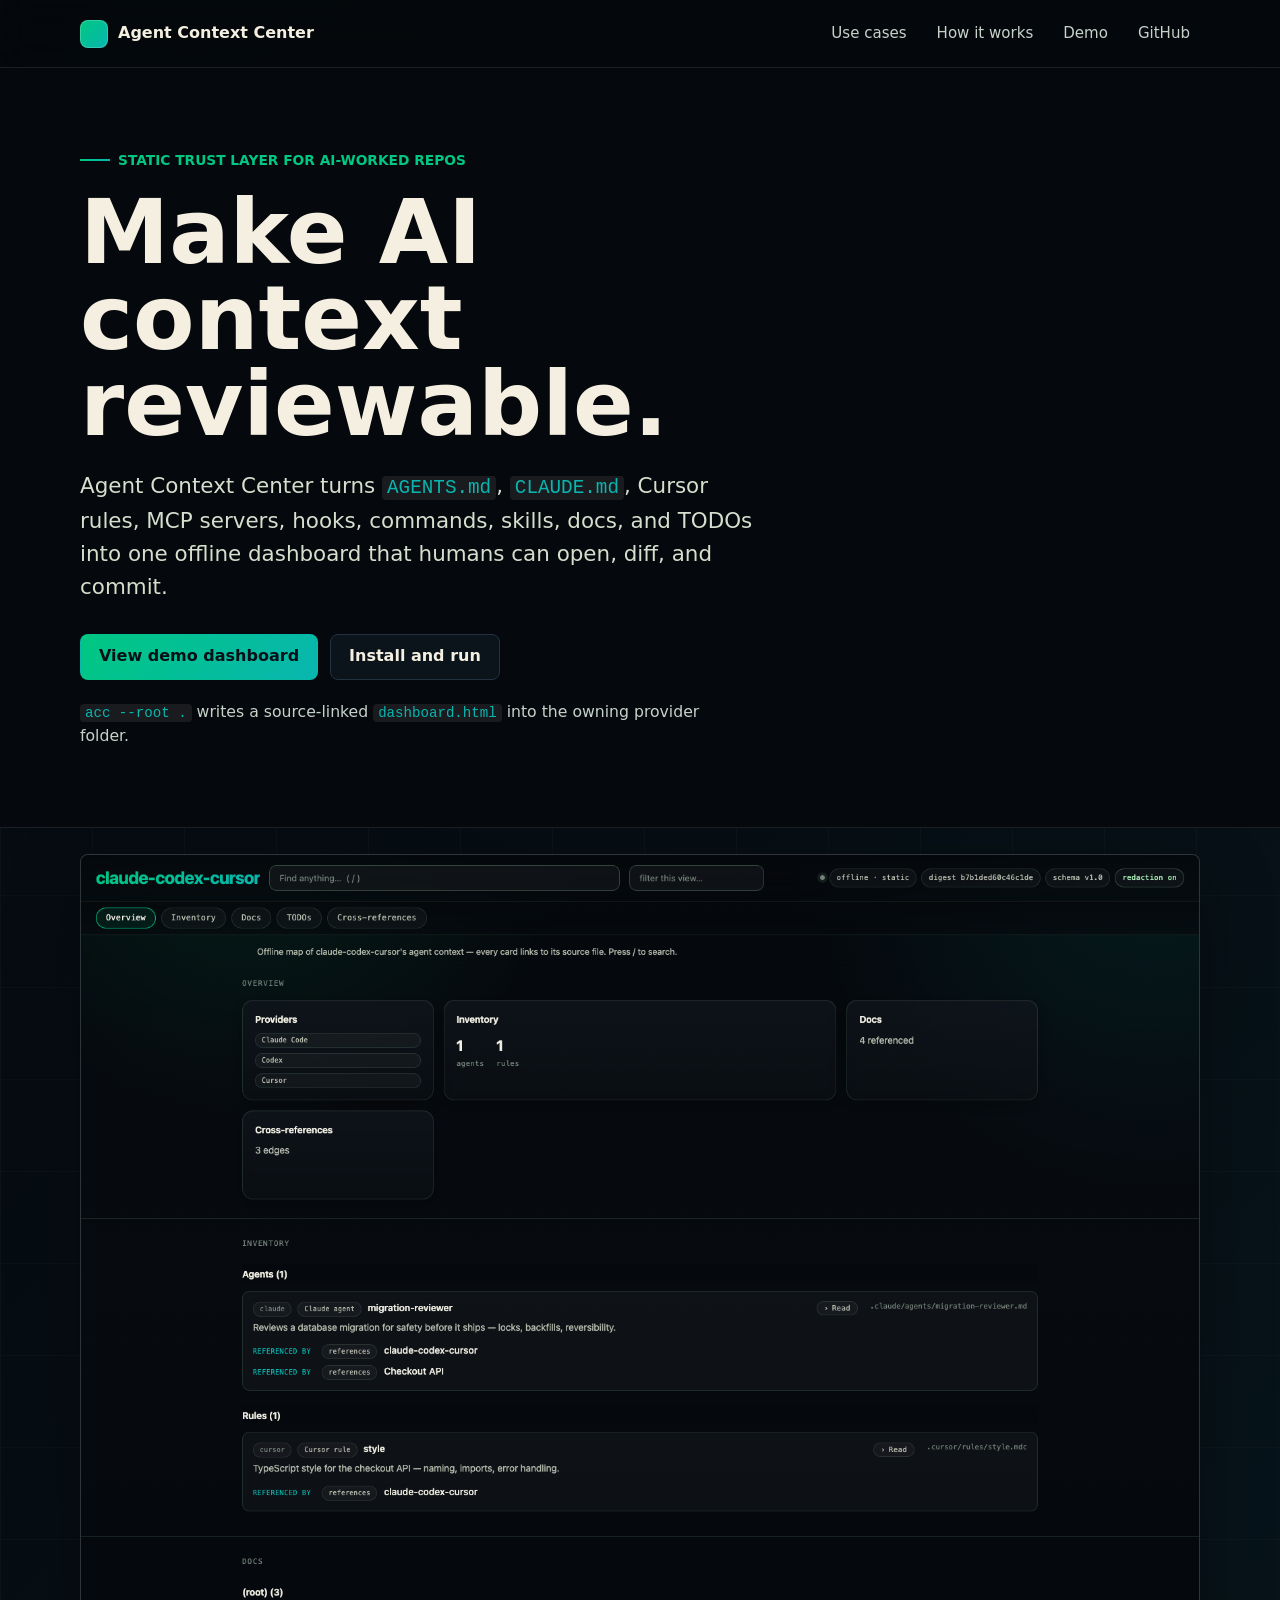
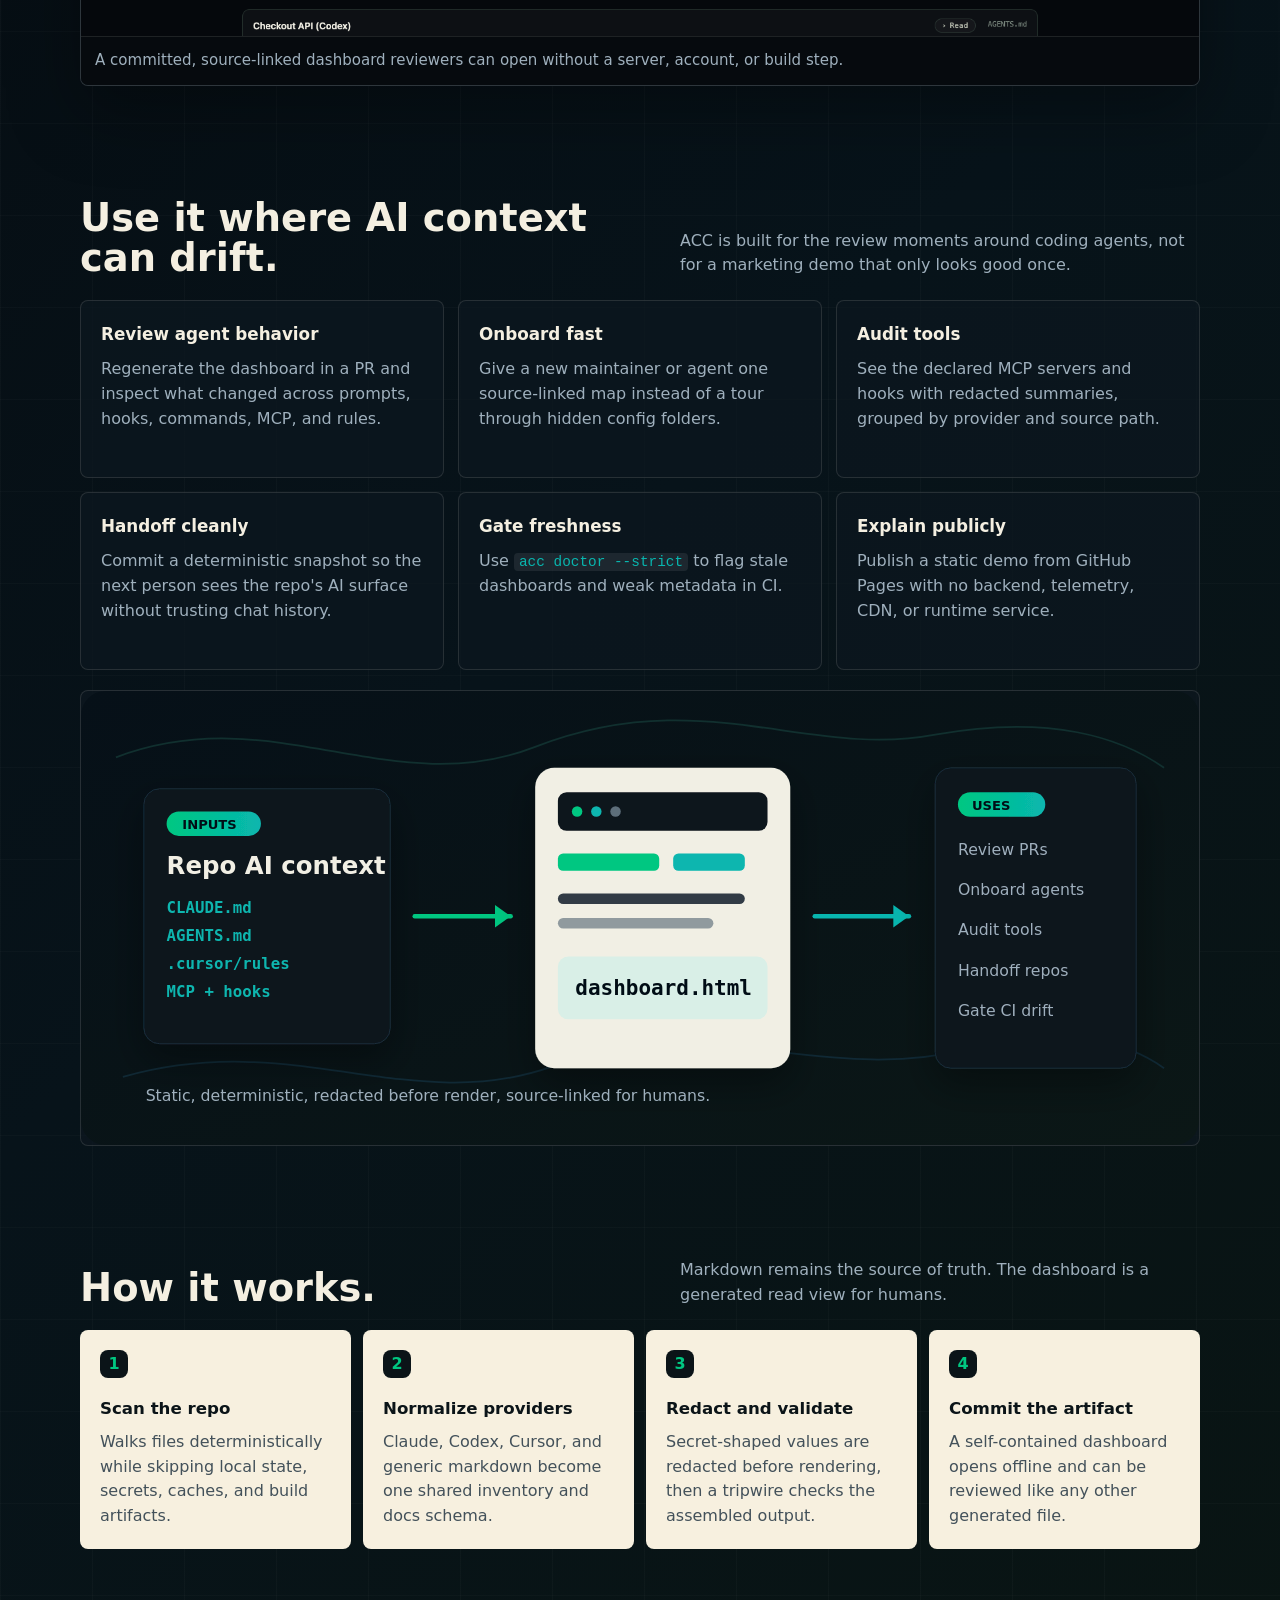
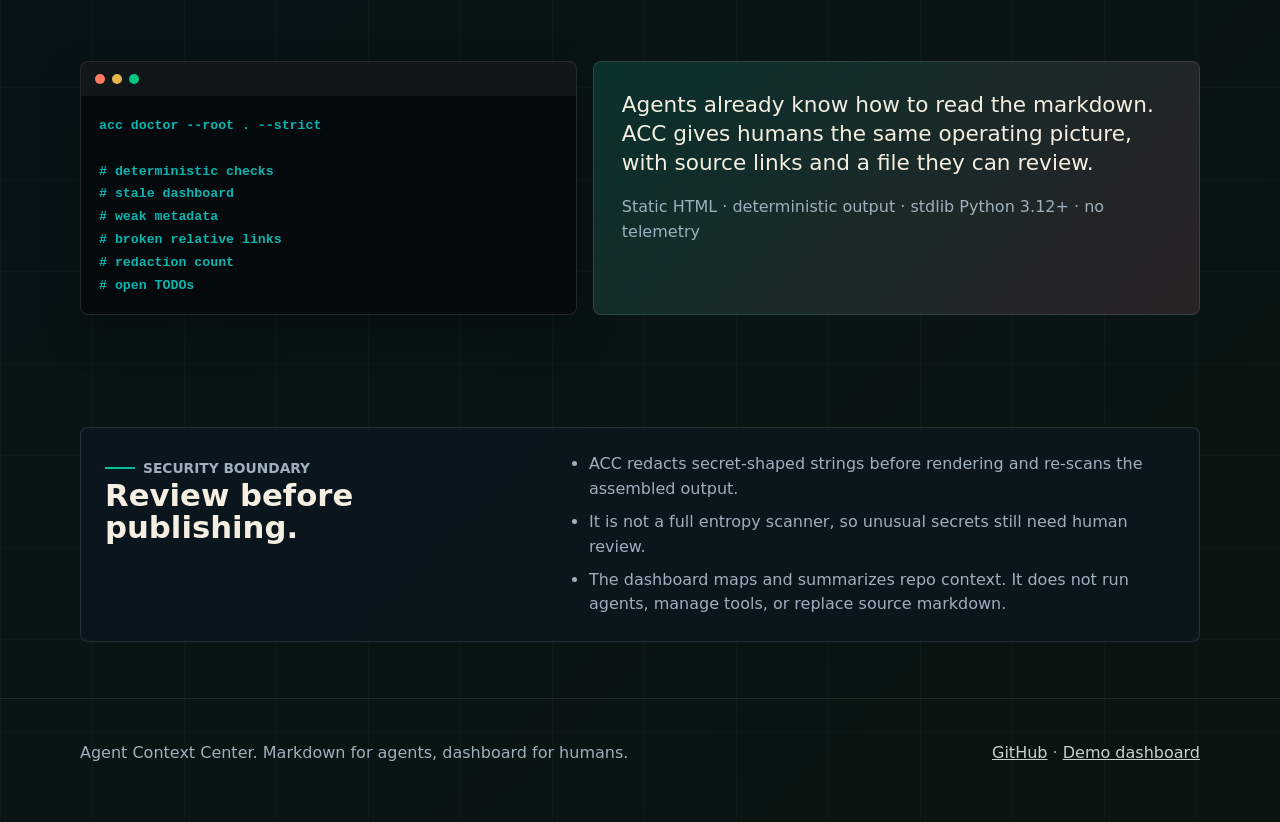
<file: docs/index.html>
<!DOCTYPE html>
<html lang="en">
<head>
  <meta charset="utf-8">
  <meta name="viewport" content="width=device-width, initial-scale=1">
  <title>Agent Context Center</title>
  <meta name="description" content="Make a repo's AI context visible, reviewable, and safe to hand off with one offline dashboard.html.">
  <meta property="og:title" content="Agent Context Center">
  <meta property="og:description" content="Make AI context reviewable with one offline dashboard.html.">
  <meta property="og:image" content="https://omerakben.github.io/agent-context-center/assets/social-preview.png">
  <meta property="og:image:width" content="1280">
  <meta property="og:image:height" content="640">
  <meta property="og:image:alt" content="Agent Context Center makes AI context reviewable.">
  <meta name="twitter:card" content="summary_large_image">
  <meta name="twitter:title" content="Agent Context Center">
  <meta name="twitter:description" content="Make AI context reviewable with one offline dashboard.html.">
  <meta name="twitter:image" content="https://omerakben.github.io/agent-context-center/assets/social-preview.png">
  <meta name="twitter:image:alt" content="Agent Context Center makes AI context reviewable.">
  <link rel="icon" href="data:image/svg+xml,%3Csvg xmlns='http://www.w3.org/2000/svg' viewBox='0 0 32 32'%3E%3Crect width='32' height='32' rx='8' fill='%2305080c'/%3E%3Cpath d='M8 22V10h16v4H13v4h9v4H8z' fill='%2300c781'/%3E%3C/svg%3E">
  <style>
    :root {
      --ink: #f4efe1;
      --paper: #f7f0df;
      --muted: #9fb0bd;
      --quiet: #c7d2c9;
      --night: #05080c;
      --navy: #08121a;
      --panel: #0d1720;
      --line: #223241;
      --green: #00c781;
      --teal: #08b6af;
      --gold: #e4b84f;
      --coral: #ff7a61;
    }

    * { box-sizing: border-box; }
    html { scroll-behavior: smooth; }
    section[id] { scroll-margin-top: 96px; }
    body {
      margin: 0;
      background:
        repeating-linear-gradient(90deg, rgba(255, 255, 255, .025) 0, rgba(255, 255, 255, .025) 1px, transparent 1px, transparent 92px),
        repeating-linear-gradient(0deg, rgba(255, 255, 255, .018) 0, rgba(255, 255, 255, .018) 1px, transparent 1px, transparent 92px),
        linear-gradient(135deg, #05080c 0%, #07131a 52%, #0a1510 100%);
      color: var(--ink);
      font-family: ui-sans-serif, system-ui, -apple-system, "Segoe UI", sans-serif;
      line-height: 1.55;
      -webkit-font-smoothing: antialiased;
    }

    a { color: inherit; }
    img { display: block; max-width: 100%; }
    code {
      padding: 1px 5px;
      border-radius: 4px;
      background: rgba(255, 255, 255, .08);
      color: var(--teal);
      font-family: ui-monospace, "SF Mono", Menlo, monospace;
      font-size: .9em;
    }
    .shell { width: min(1120px, calc(100% - 40px)); margin: 0 auto; }

    header {
      position: sticky;
      top: 0;
      z-index: 10;
      backdrop-filter: blur(18px);
      background: rgba(5, 8, 12, .78);
      border-bottom: 1px solid rgba(244, 239, 225, .1);
    }
    .nav {
      display: flex;
      align-items: center;
      justify-content: space-between;
      gap: 20px;
      padding: 14px 0;
    }
    .brand {
      display: flex;
      align-items: center;
      gap: 10px;
      font-weight: 760;
    }
    .mark {
      width: 28px;
      height: 28px;
      border-radius: 8px;
      background: linear-gradient(135deg, var(--green), var(--teal));
      box-shadow: 0 0 0 1px rgba(255, 255, 255, .2) inset;
    }
    .navlinks { display: flex; align-items: center; gap: 10px; flex-wrap: wrap; }
    .navlinks a {
      color: var(--quiet);
      text-decoration: none;
      font-size: .94rem;
      padding: 8px 10px;
      border-radius: 8px;
    }
    .navlinks a:hover { background: rgba(255, 255, 255, .07); color: var(--ink); }

    .hero {
      min-height: min(660px, 74vh);
      display: flex;
      align-items: center;
      position: relative;
      padding: 76px 0 78px;
      background: #05080c;
      border-bottom: 1px solid rgba(244, 239, 225, .1);
    }
    .eyebrow {
      display: inline-flex;
      align-items: center;
      gap: 8px;
      margin: 0 0 18px;
      color: var(--green);
      font-size: .86rem;
      font-weight: 760;
      text-transform: uppercase;
    }
    .eyebrow::before {
      content: "";
      width: 30px;
      height: 2px;
      background: linear-gradient(90deg, var(--green), var(--teal));
    }
    h1 {
      margin: 0;
      max-width: 760px;
      font-size: clamp(2.55rem, 7vw, 5.9rem);
      line-height: .96;
      font-weight: 850;
    }
    .lead {
      max-width: 680px;
      margin: 22px 0 0;
      color: #d6decd;
      font-size: clamp(1.05rem, 1.7vw, 1.34rem);
    }
    .actions {
      display: flex;
      flex-wrap: wrap;
      gap: 12px;
      margin: 30px 0 0;
    }
    .btn {
      display: inline-flex;
      align-items: center;
      justify-content: center;
      min-height: 46px;
      padding: 0 18px;
      border-radius: 8px;
      border: 1px solid var(--line);
      text-decoration: none;
      font-weight: 720;
    }
    .btn.primary {
      color: #061018;
      background: linear-gradient(135deg, var(--green), var(--teal));
      border-color: transparent;
    }
    .btn.secondary { color: var(--ink); background: rgba(13, 23, 32, .8); }
    .btn:hover { transform: translateY(-1px); }

    .command-line {
      max-width: 640px;
      margin: 20px 0 0;
      color: var(--quiet);
      font-size: .98rem;
    }

    .terminal {
      max-width: 720px;
      margin: 28px 0 0;
      border: 1px solid rgba(255, 255, 255, .13);
      border-radius: 8px;
      background: rgba(2, 6, 10, .72);
      overflow: hidden;
      box-shadow: 0 18px 40px rgba(0, 0, 0, .28);
    }
    .terminal-bar {
      display: flex;
      gap: 7px;
      padding: 12px 14px;
      background: rgba(255, 255, 255, .05);
    }
    .terminal-bar i {
      width: 10px;
      height: 10px;
      border-radius: 99px;
      background: var(--coral);
    }
    .terminal-bar i:nth-child(2) { background: var(--gold); }
    .terminal-bar i:nth-child(3) { background: var(--green); }
    pre {
      margin: 0;
      padding: 18px;
      overflow-x: auto;
      color: #d8ffe9;
      font: 650 .92rem/1.55 ui-monospace, "SF Mono", Menlo, monospace;
    }
    .showcase {
      padding-top: 26px;
    }
    .showcase figure {
      margin: 0;
      border: 1px solid rgba(244, 239, 225, .14);
      border-radius: 8px;
      overflow: hidden;
      background: #0d1720;
      box-shadow: 0 26px 70px rgba(0, 0, 0, .34);
    }
    .showcase figcaption {
      padding: 12px 14px;
      color: var(--muted);
      background: rgba(5, 8, 12, .88);
      border-top: 1px solid rgba(244, 239, 225, .1);
      font-size: .94rem;
    }
    section { padding: 56px 0; }
    .section-head {
      display: flex;
      align-items: end;
      justify-content: space-between;
      gap: 24px;
      margin: 0 0 22px;
    }
    h2 {
      margin: 0;
      font-size: clamp(1.8rem, 3vw, 3rem);
      line-height: 1.05;
    }
    .section-head p {
      max-width: 520px;
      margin: 0;
      color: var(--muted);
    }
    .grid {
      display: grid;
      grid-template-columns: repeat(3, minmax(0, 1fr));
      gap: 14px;
    }
    .card {
      border: 1px solid rgba(244, 239, 225, .12);
      border-radius: 8px;
      padding: 20px;
      background: rgba(13, 23, 32, .74);
      min-height: 178px;
    }
    .card strong {
      display: block;
      margin: 0 0 10px;
      color: var(--ink);
      font-size: 1.05rem;
    }
    .card p { margin: 0; color: var(--muted); }
    pre code {
      padding: 0;
      border-radius: 0;
      background: transparent;
      font-family: ui-monospace, "SF Mono", Menlo, monospace;
      color: var(--teal);
    }
    .map {
      margin-top: 20px;
      border-radius: 8px;
      border: 1px solid rgba(244, 239, 225, .12);
      overflow: hidden;
      background: rgba(13, 23, 32, .7);
    }
    .map-mobile {
      display: none;
      margin-top: 14px;
      gap: 10px;
    }
    .map-mobile div {
      padding: 14px;
      border-radius: 8px;
      border: 1px solid rgba(244, 239, 225, .12);
      background: rgba(13, 23, 32, .82);
      color: var(--muted);
    }
    .map-mobile strong {
      display: block;
      margin-bottom: 4px;
      color: var(--ink);
    }
    .steps {
      display: grid;
      grid-template-columns: repeat(4, minmax(0, 1fr));
      gap: 12px;
      counter-reset: steps;
    }
    .step {
      position: relative;
      padding: 20px;
      border-radius: 8px;
      background: var(--paper);
      color: #0b1418;
      min-height: 180px;
    }
    .step::before {
      counter-increment: steps;
      content: counter(steps);
      display: inline-grid;
      place-items: center;
      width: 28px;
      height: 28px;
      margin-bottom: 18px;
      border-radius: 8px;
      background: #0b1418;
      color: var(--green);
      font-weight: 800;
    }
    .step strong { display: block; margin-bottom: 8px; font-size: 1.04rem; }
    .step p { margin: 0; color: #43515a; }

    .proof {
      display: grid;
      grid-template-columns: .9fr 1.1fr;
      gap: 16px;
      align-items: stretch;
    }
    .proof .terminal { margin: 0; }
    .quote {
      border-radius: 8px;
      padding: 28px;
      background:
        linear-gradient(135deg, rgba(0, 199, 129, .16), rgba(255, 122, 97, .12)),
        rgba(13, 23, 32, .78);
      border: 1px solid rgba(244, 239, 225, .12);
    }
    .quote p { margin: 0; font-size: 1.35rem; line-height: 1.35; }
    .quote span { display: block; margin-top: 18px; color: var(--muted); }

    .boundary {
      display: grid;
      grid-template-columns: .85fr 1.15fr;
      gap: 16px;
      align-items: start;
      border: 1px solid rgba(244, 239, 225, .12);
      border-radius: 8px;
      padding: 24px;
      background: rgba(13, 23, 32, .76);
    }
    .boundary h2 { font-size: clamp(1.55rem, 2.4vw, 2.35rem); }
    .boundary p { margin: 0; color: var(--muted); }
    .boundary ul {
      margin: 0;
      padding-left: 20px;
      color: var(--muted);
    }
    .boundary li + li { margin-top: 8px; }

    footer {
      padding: 42px 0 58px;
      border-top: 1px solid rgba(244, 239, 225, .1);
      color: var(--muted);
    }
    footer .shell {
      display: flex;
      justify-content: space-between;
      gap: 20px;
      flex-wrap: wrap;
    }
    footer a { color: var(--quiet); }

    @media (max-width: 900px) {
      .proof { grid-template-columns: 1fr; }
      .boundary { grid-template-columns: 1fr; }
      .grid, .steps { grid-template-columns: repeat(2, minmax(0, 1fr)); }
      .section-head { display: block; }
      .section-head p { margin-top: 12px; }
    }
    @media (max-width: 620px) {
      .shell { width: min(100% - 28px, 1120px); }
      section[id] { scroll-margin-top: 140px; }
      .nav { align-items: flex-start; }
      .navlinks { justify-content: flex-end; }
      .navlinks a:nth-child(2), .navlinks a:nth-child(3) { display: none; }
      .grid, .steps { grid-template-columns: 1fr; }
      .map > img { display: none; }
      .map {
        border: 0;
        background: transparent;
      }
      .map-mobile { display: grid; }
      .hero { padding-top: 46px; }
      .showcase { padding-top: 18px; }
      section { padding: 42px 0; }
    }
    @media (prefers-reduced-motion: reduce) {
      html { scroll-behavior: auto; }
      .btn:hover { transform: none; }
    }
  </style>
</head>
<body>
  <header>
    <div class="shell nav">
      <div class="brand"><span class="mark" aria-hidden="true"></span> Agent Context Center</div>
      <nav class="navlinks" aria-label="Primary">
        <a href="#use-cases">Use cases</a>
        <a href="#how">How it works</a>
        <a href="./demo/dashboard.html">Demo</a>
        <a href="https://github.com/omerakben/agent-context-center">GitHub</a>
      </nav>
    </div>
  </header>

  <main>
    <section class="hero">
      <div class="shell">
        <p class="eyebrow">Static trust layer for AI-worked repos</p>
        <h1>Make AI context reviewable.</h1>
        <p class="lead">
          Agent Context Center turns <code>AGENTS.md</code>, <code>CLAUDE.md</code>,
          Cursor rules, MCP servers, hooks, commands, skills, docs, and TODOs into one
          offline dashboard that humans can open, diff, and commit.
        </p>
        <div class="actions">
          <a class="btn primary" href="./demo/dashboard.html">View demo dashboard</a>
          <a class="btn secondary" href="https://github.com/omerakben/agent-context-center#quickstart">Install and run</a>
        </div>
        <p class="command-line"><code>acc --root .</code> writes a source-linked <code>dashboard.html</code> into the owning provider folder.</p>
      </div>
    </section>

    <section class="showcase shell" aria-label="Dashboard preview">
      <figure>
        <img src="./assets/dashboard-multi.png" alt="Agent Context Center dashboard with overview, inventory, docs, TODOs, and cross-reference sections">
        <figcaption>A committed, source-linked dashboard reviewers can open without a server, account, or build step.</figcaption>
      </figure>
    </section>

    <section id="use-cases" class="shell">
      <div class="section-head">
        <h2>Use it where AI context can drift.</h2>
        <p>ACC is built for the review moments around coding agents, not for a marketing demo that only looks good once.</p>
      </div>
      <div class="grid">
        <article class="card">
          <strong>Review agent behavior</strong>
          <p>Regenerate the dashboard in a PR and inspect what changed across prompts, hooks, commands, MCP, and rules.</p>
        </article>
        <article class="card">
          <strong>Onboard fast</strong>
          <p>Give a new maintainer or agent one source-linked map instead of a tour through hidden config folders.</p>
        </article>
        <article class="card">
          <strong>Audit tools</strong>
          <p>See the declared MCP servers and hooks with redacted summaries, grouped by provider and source path.</p>
        </article>
        <article class="card">
          <strong>Handoff cleanly</strong>
          <p>Commit a deterministic snapshot so the next person sees the repo's AI surface without trusting chat history.</p>
        </article>
        <article class="card">
          <strong>Gate freshness</strong>
          <p>Use <code>acc doctor --strict</code> to flag stale dashboards and weak metadata in CI.</p>
        </article>
        <article class="card">
          <strong>Explain publicly</strong>
          <p>Publish a static demo from GitHub Pages with no backend, telemetry, CDN, or runtime service.</p>
        </article>
      </div>
      <div class="map">
        <img src="./assets/use-case-map.svg" alt="Repo AI context files flow into dashboard.html and then into review, onboarding, audit, handoff, and CI use cases">
        <div class="map-mobile" aria-label="Use-case map">
          <div><strong>Repo AI context</strong>AGENTS.md, CLAUDE.md, Cursor rules, MCP, hooks, commands, docs, and TODOs.</div>
          <div><strong>dashboard.html</strong>One static, redacted, source-linked map generated from the repo.</div>
          <div><strong>Developer workflows</strong>Review PRs, onboard agents, audit tools, hand off repos, and gate CI drift.</div>
        </div>
      </div>
    </section>

    <section id="how" class="shell">
      <div class="section-head">
        <h2>How it works.</h2>
        <p>Markdown remains the source of truth. The dashboard is a generated read view for humans.</p>
      </div>
      <div class="steps">
        <article class="step">
          <strong>Scan the repo</strong>
          <p>Walks files deterministically while skipping local state, secrets, caches, and build artifacts.</p>
        </article>
        <article class="step">
          <strong>Normalize providers</strong>
          <p>Claude, Codex, Cursor, and generic markdown become one shared inventory and docs schema.</p>
        </article>
        <article class="step">
          <strong>Redact and validate</strong>
          <p>Secret-shaped values are redacted before rendering, then a tripwire checks the assembled output.</p>
        </article>
        <article class="step">
          <strong>Commit the artifact</strong>
          <p>A self-contained dashboard opens offline and can be reviewed like any other generated file.</p>
        </article>
      </div>
    </section>

    <section class="shell">
      <div class="proof">
        <div class="terminal" aria-label="Doctor command">
          <div class="terminal-bar" aria-hidden="true"><i></i><i></i><i></i></div>
          <pre><code>acc doctor --root . --strict

# deterministic checks
# stale dashboard
# weak metadata
# broken relative links
# redaction count
# open TODOs</code></pre>
        </div>
        <div class="quote">
          <p>Agents already know how to read the markdown. ACC gives humans the same operating picture, with source links and a file they can review.</p>
          <span>Static HTML · deterministic output · stdlib Python 3.12+ · no telemetry</span>
        </div>
      </div>
    </section>

    <section class="shell">
      <div class="boundary">
        <div>
          <p class="eyebrow">Security boundary</p>
          <h2>Review before publishing.</h2>
        </div>
        <ul>
          <li>ACC redacts secret-shaped strings before rendering and re-scans the assembled output.</li>
          <li>It is not a full entropy scanner, so unusual secrets still need human review.</li>
          <li>The dashboard maps and summarizes repo context. It does not run agents, manage tools, or replace source markdown.</li>
        </ul>
      </div>
    </section>
  </main>

  <footer>
    <div class="shell">
      <span>Agent Context Center. Markdown for agents, dashboard for humans.</span>
      <span><a href="https://github.com/omerakben/agent-context-center">GitHub</a> · <a href="./demo/dashboard.html">Demo dashboard</a></span>
    </div>
  </footer>
</body>
</html>
</file>
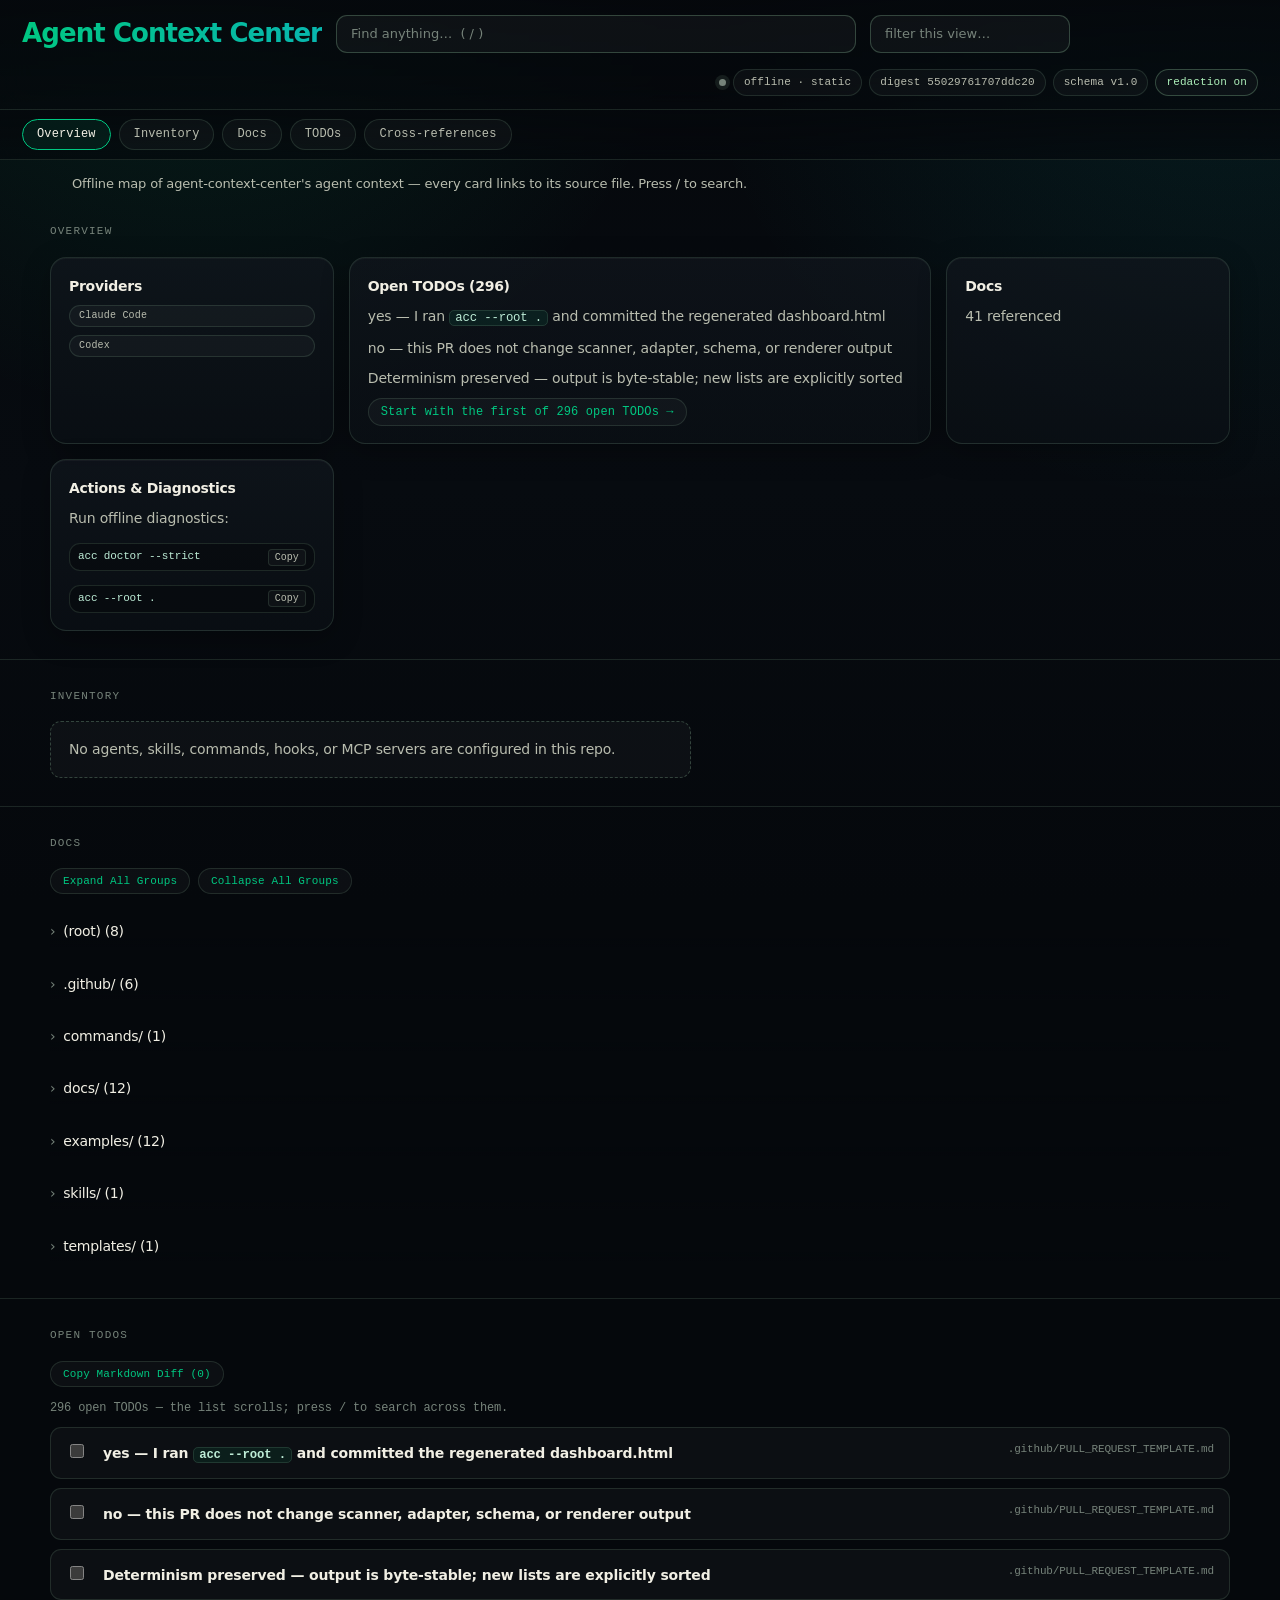
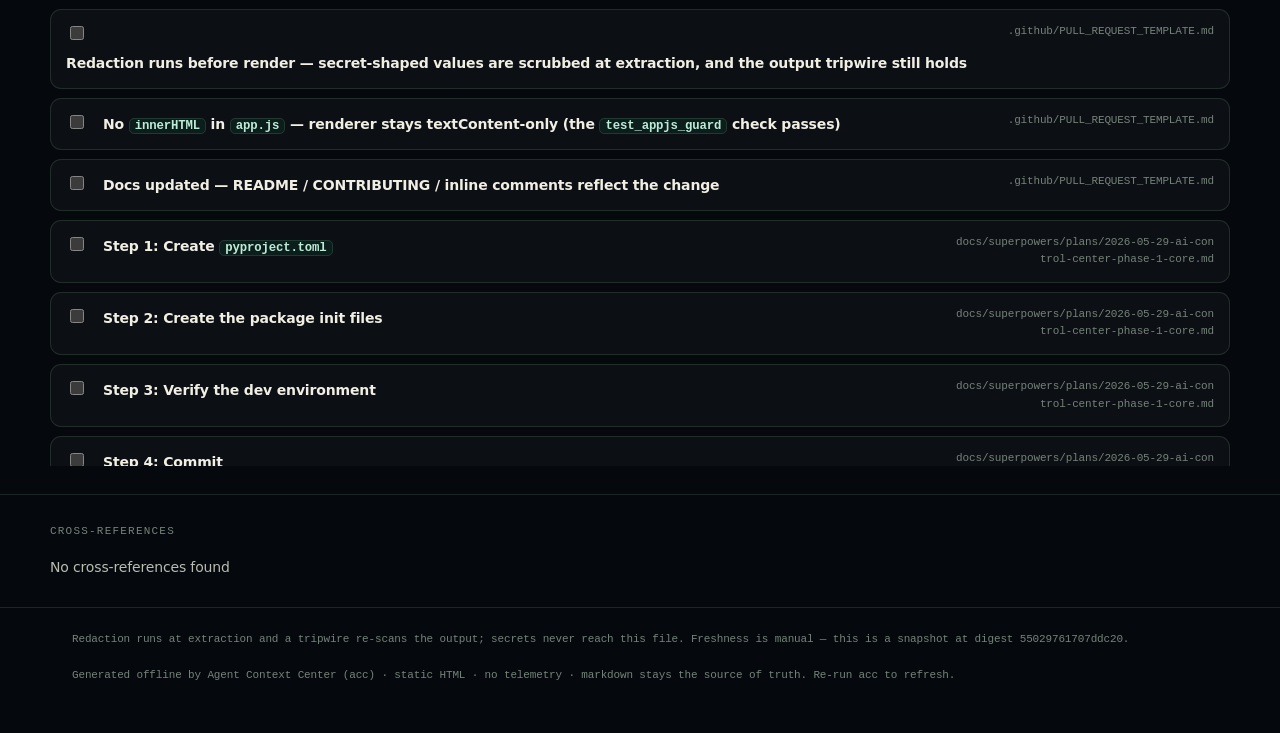
<file: .claude/dashboard.html>
<!DOCTYPE html>
<html lang="en">
<head>
<meta charset="utf-8">
<meta name="viewport" content="width=device-width, initial-scale=1">
<meta name="generator" content="Agent Context Center (agent-context-center) 1.3.3">
<title>Agent Context Center</title>
<style>/* Agent Context Center — dark, TUEL-branded theme.
   A repo-native trust surface: calm, dark, source-linked. Design language from
   docs/vision/ai-control-center-mission.html. Class hooks match app.js exactly.

   TUEL AI brand: emerald (--accent) is the attention cursor — focus, search
   match, active nav, hover. Teal (--accent-2) is the relationship layer, on a
   near-black navy ground with warm off-white ink. Resting chrome is neutral. */
:root {
  color-scheme: dark;
  --bg: #05080c;
  --panel: rgba(17, 22, 29, .72);
  --panel-2: rgba(255, 255, 255, .03);
  --panel-3: rgba(255, 255, 255, .055);
  --ink: #f1efe4;
  --fg: #f1efe4;
  --muted: #b9bdaf;
  --faint: #76837a;
  --line: rgba(164, 218, 177, .14);
  --line-strong: rgba(164, 218, 177, .26);
  --accent: #00c781;
  --accent-2: #08b6af;
  --good: #aef1bb;
  --warn: #fde68a;
  --danger: #fca5a5;
  --radius: 16px;
  --radius-sm: 11px;
  --measure: 72ch;
  --shell: 1180px;
  --shadow-card: 0 1px 0 rgba(255, 255, 255, .04) inset, 0 8px 28px rgba(0, 0, 0, .28);
  --shadow-float: 0 18px 60px rgba(0, 0, 0, .5);
  --mono: ui-monospace, SFMono-Regular, Menlo, Monaco, Consolas, "Liberation Mono", monospace;
  --sans: ui-sans-serif, system-ui, -apple-system, BlinkMacSystemFont, "Segoe UI", Roboto, Helvetica, Arial, sans-serif;
}
* { box-sizing: border-box; }
html { scroll-behavior: smooth; scroll-padding-top: 104px; }
body {
  margin: 0;
  font: 14px/1.6 var(--sans);
  letter-spacing: -.011em;
  color: var(--ink);
  background: var(--bg);
}
/* Fixed ambient glow so the cockpit lighting stays put while content scrolls. */
body::before {
  content: "";
  position: fixed;
  inset: 0;
  z-index: -1;
  pointer-events: none;
  background:
    radial-gradient(circle at 15% -10%, rgba(0, 199, 129, .13), transparent 32rem),
    radial-gradient(circle at 96% -4%, rgba(8, 182, 175, .12), transparent 34rem),
    linear-gradient(180deg, #05080c 0%, #070b10 54%, #05080c 100%);
}
a { color: inherit; }

.acc-sticky-container {
  position: sticky;
  top: 0;
  z-index: 30;
}

/* Sticky header — glass bar with the repo name in an accent gradient. */
header.acc-head {
  position: relative;
  z-index: 31;
  background: linear-gradient(180deg, rgba(5, 8, 12, .94), rgba(5, 8, 12, .74));
  -webkit-backdrop-filter: blur(16px);
  backdrop-filter: blur(16px);
  border-bottom: 1px solid var(--line);
  padding: 13px 22px;
  display: flex;
  gap: 14px;
  align-items: center;
  flex-wrap: wrap;
}
header.acc-head strong {
  font-size: clamp(19px, 2.4vw, 26px);
  font-weight: 750;
  letter-spacing: -.035em;
  background: linear-gradient(108deg, var(--accent), var(--accent-2));
  -webkit-background-clip: text;
  background-clip: text;
  color: transparent;
}

/* Freshness/redaction posture — a row of small mono pills, never clipped. */
.acc-meta {
  display: inline-flex;
  align-items: center;
  gap: 7px;
  margin-left: auto;
  flex-wrap: wrap;
  justify-content: flex-end;
  max-width: 100%;
}
.acc-dot { width: 7px; height: 7px; border-radius: 99px; }
.acc-dot-fresh { background: var(--good); box-shadow: 0 0 0 4px rgba(174, 241, 187, .12); }
.acc-dot-manual { background: var(--faint); box-shadow: 0 0 0 4px rgba(164, 218, 177, .1); }
.acc-pill {
  padding: 4px 10px;
  border: 1px solid var(--line);
  border-radius: 999px;
  background: var(--panel-2);
  color: var(--muted);
  font-family: var(--mono);
  font-size: 11px;
  letter-spacing: .01em;
  white-space: nowrap;
}
.acc-pill-good { color: var(--good); border-color: rgba(174, 241, 187, .25); }

/* Sticky jump-nav — mono pills with a scroll-spy active state. */
nav.acc-nav {
  position: relative;
  z-index: 29;
  background: linear-gradient(180deg, rgba(5, 8, 12, .9), rgba(5, 8, 12, .62));
  -webkit-backdrop-filter: blur(16px);
  backdrop-filter: blur(16px);
  border-bottom: 1px solid var(--line);
  padding: 9px 22px;
  display: flex;
  gap: 8px;
  flex-wrap: wrap;
}
nav.acc-nav a {
  text-decoration: none;
  border: 1px solid var(--line);
  border-radius: 999px;
  padding: 5px 14px;
  color: var(--muted);
  font-family: var(--mono);
  font-size: 12px;
  letter-spacing: .01em;
  background: var(--panel-2);
  transition: color .15s, border-color .15s, background .15s;
}
nav.acc-nav a:hover,
nav.acc-nav a:focus-visible,
nav.acc-nav a.acc-nav-active {
  color: var(--ink);
  border-color: var(--accent);
  background: rgba(0, 199, 129, .09);
  outline: none;
}

/* Search inputs. */
.acc-omnibox-wrap { position: relative; flex: 1 1 280px; max-width: 520px; }
#acc-omnibox, #acc-search {
  width: 100%;
  padding: 9px 14px;
  border: 1px solid var(--line-strong);
  border-radius: 11px;
  background: rgba(255, 255, 255, .04);
  color: var(--ink);
  font: 13px/1.4 var(--sans);
}
#acc-omnibox::placeholder, #acc-search::placeholder { color: var(--faint); }
#acc-omnibox:focus, #acc-search:focus {
  outline: none;
  border-color: var(--accent);
  box-shadow: 0 0 0 3px rgba(0, 199, 129, .16);
}
#acc-search { flex: 0 1 200px; }

.acc-omnibox-results {
  position: absolute;
  top: calc(100% + 6px);
  left: 0; right: 0;
  z-index: 40;
  max-height: 62vh;
  overflow: auto;
  background: linear-gradient(180deg, #0d141b, #080d12);
  border: 1px solid var(--line-strong);
  border-radius: 14px;
  box-shadow: var(--shadow-float);
  padding: 6px;
}
.acc-omnibox-results[hidden] { display: none; }
.acc-omni-group { padding: 4px 2px; }
.acc-omni-grouphead {
  text-transform: uppercase; letter-spacing: .08em;
  font-family: var(--mono); font-size: 10px; color: var(--faint); margin: 8px 4px 2px;
}
.acc-omni-hit { display: flex; gap: 8px; align-items: baseline; flex-wrap: wrap; padding: 7px 9px; border-radius: 9px; cursor: pointer; }
.acc-omni-hit:hover, .acc-omni-hit.acc-omni-active { background: rgba(0, 199, 129, .1); }
.acc-omni-title { font-weight: 600; color: var(--ink); }
.acc-omni-snippet { color: var(--muted); font-size: 12px; flex-basis: 100%; }
.acc-omni-snippet code { font-size: 11px; }
.acc-omni-more, .acc-omni-note { color: var(--faint); font-size: 11px; padding: 4px 8px; }

/* Orientation line — one calm sentence for first-run readers. */
.acc-orient {
  max-width: var(--shell);
  margin: 14px auto 0;
  padding: 0 22px;
  color: var(--muted);
  font-size: 13px;
}

/* Sections + eyebrow labels. Content is centred to a readable shell. */
section { padding: 28px 22px; border-bottom: 1px solid var(--line); }
section > .acc-label, section > div { max-width: var(--shell); margin-inline: auto; }
.acc-label {
  text-transform: uppercase; letter-spacing: .11em;
  font-family: var(--mono); font-size: 11px; color: var(--faint);
  margin-bottom: 16px;
}
.acc-sublabel {
  display: block;
  font-weight: 650; color: var(--ink); margin: 22px 0 9px; letter-spacing: -.02em;
  position: sticky; top: 100px; z-index: 5;
  background: linear-gradient(180deg, var(--bg) 70%, transparent);
  padding: 4px 0;
}
.acc-grouptoggle {
  width: 100%; text-align: left; cursor: pointer;
  border: 0; background: linear-gradient(180deg, var(--bg) 70%, transparent);
  display: flex; align-items: center; gap: 8px; font: inherit; color: var(--ink);
}
.acc-grouptoggle .acc-caret { transition: transform .15s; color: var(--faint); }
.acc-grouptoggle.acc-open .acc-caret { transform: rotate(90deg); color: var(--accent); }
.acc-group { display: block; }

/* Bento overview — glass cards composed by content weight. */
.acc-bento {
  display: grid;
  grid-template-columns: repeat(auto-fit, minmax(230px, 1fr));
  gap: 15px;
  align-items: stretch;
}
.acc-card {
  border: 1px solid var(--line);
  border-radius: var(--radius);
  background: linear-gradient(180deg, var(--panel), rgba(11, 16, 21, .72));
  box-shadow: var(--shadow-card);
  padding: 17px 18px;
  min-height: 132px;
  display: flex;
  flex-direction: column;
  gap: 8px;
}
.acc-card-inventory { grid-column: span 2; }
.acc-card-todos { grid-column: span 2; }
.acc-card-h {
  display: block; font-weight: 650; color: var(--ink);
  text-decoration: none; letter-spacing: -.02em;
}
a.acc-card-h:hover { color: var(--accent); }
.acc-card-line { color: var(--muted); }

/* Inventory KPIs inside the overview card. */
.acc-kpis { display: flex; flex-wrap: wrap; gap: 18px; margin-top: 2px; }
.acc-kpi { display: flex; flex-direction: column; }
.acc-kpi-n { font-size: 22px; font-weight: 700; letter-spacing: -.03em; color: var(--ink); }
.acc-kpi-l { font-size: 11px; color: var(--faint); font-family: var(--mono); letter-spacing: .02em; }

/* Action handoff — a quiet, data-true next move. */
.acc-action {
  margin-top: auto; align-self: flex-start;
  border: 1px solid var(--line); border-radius: 999px;
  background: var(--panel-2); color: var(--accent);
  font: 12px var(--mono); letter-spacing: .01em;
  padding: 6px 12px; cursor: pointer;
  transition: border-color .15s, background .15s;
}
.acc-action:hover { border-color: var(--accent); background: rgba(0, 199, 129, .08); }

/* Inventory / doc rows — full-width glass; text capped to a human measure,
   the source path parked in the right gutter to fill the dead space. */
.acc-row {
  display: grid;
  grid-template-columns: minmax(0, 1fr) auto;
  column-gap: 18px;
  border: 1px solid var(--line);
  border-radius: var(--radius-sm);
  background: var(--panel-2);
  padding: 13px 15px;
  margin: 9px 0;
  transition: border-color .15s, background .15s, transform .15s, box-shadow .15s;
}
.acc-row:hover { border-color: var(--line-strong); background: var(--panel-3); transform: translateY(-1px); box-shadow: var(--shadow-card); }
.acc-row.acc-open { border-color: var(--line-strong); background: var(--panel-3); }
.acc-rowhead { grid-column: 1; grid-row: 1; display: flex; gap: 9px; align-items: baseline; flex-wrap: wrap; }
.acc-itemtitle { font-weight: 600; color: var(--ink); }
.acc-summary { grid-column: 1; grid-row: 2; color: var(--muted); margin: 5px 0 0; max-width: var(--measure); }
.acc-row > .path, .acc-row > a.path {
  grid-column: 2; grid-row: 1;
  justify-self: end; text-align: right;
  color: var(--faint); font-family: var(--mono); font-size: 11px; text-decoration: none;
  max-width: 40ch; word-break: break-all;
}
.acc-row a.path:hover { color: var(--accent); }
.acc-related, .acc-detail { grid-column: 1 / -1; }

/* Resting chrome recedes: provider + type chips are neutral, not accented. */
.acc-chip, .acc-row .badge {
  border: 1px solid var(--line);
  border-radius: 999px;
  padding: 2px 9px;
  font-family: var(--mono); font-size: 10px; letter-spacing: .02em;
  color: var(--muted);
  background: var(--panel-2);
}
.acc-chip.acc-prov { color: var(--faint); }

/* Reading pane — the inline expander. */
.acc-toggle {
  margin-left: auto; align-self: center;
  display: inline-flex; align-items: center; gap: 5px;
  border: 1px solid var(--line); border-radius: 999px;
  background: var(--panel-2); color: var(--muted);
  font: 11px var(--mono); letter-spacing: .02em;
  padding: 3px 10px; cursor: pointer;
  transition: color .15s, border-color .15s, background .15s;
}
.acc-toggle:hover { color: var(--ink); border-color: var(--accent); background: rgba(0, 199, 129, .08); }
.acc-caret { display: inline-block; transition: transform .15s; }
.acc-row.acc-open .acc-toggle .acc-caret { transform: rotate(90deg); color: var(--accent); }
.acc-detail {
  margin-top: 12px; padding: 4px 16px 4px;
  border-left: 2px solid var(--line-strong);
  color: var(--ink);
}
.acc-detail h1, .acc-detail h2, .acc-detail h3,
.acc-detail h4, .acc-detail h5, .acc-detail h6 {
  letter-spacing: -.02em; line-height: 1.3; margin: 14px 0 6px;
}
.acc-detail h1 { font-size: 18px; } .acc-detail h2 { font-size: 16px; }
.acc-detail h3 { font-size: 14px; } .acc-detail h4, .acc-detail h5, .acc-detail h6 { font-size: 13px; color: var(--muted); }
.acc-detail p { margin: 8px 0; max-width: var(--measure); color: var(--muted); }
.acc-detail ul { margin: 8px 0; padding-left: 20px; max-width: var(--measure); color: var(--muted); }
.acc-detail li { margin: 3px 0; }
.acc-detail pre {
  background: rgba(0, 0, 0, .35); border: 1px solid var(--line);
  border-radius: 9px; padding: 12px 14px; overflow: auto; max-width: 100%;
}
.acc-detail pre code { background: none; border: 0; padding: 0; font-size: 12px; color: var(--ink); }
.acc-md-table { border-collapse: collapse; margin: 10px 0; font-size: 13px; max-width: 100%; display: block; overflow-x: auto; }
.acc-md-table th, .acc-md-table td { border: 1px solid var(--line); padding: 5px 10px; text-align: left; vertical-align: top; }
.acc-md-table th { color: var(--ink); font-weight: 650; background: var(--panel-2); }
.acc-md-table td { color: var(--muted); }
.acc-detail-more { margin-top: 12px; padding-top: 10px; border-top: 1px dashed var(--line-strong); font-family: var(--mono); font-size: 12px; color: var(--faint); }
.acc-detail-more a { color: var(--accent); text-decoration: none; }
.acc-detail-more a:hover { text-decoration: underline; }

/* Inline markdown spans (summaries, titles, body, snippets). */
code {
  font-family: var(--mono); font-size: .88em;
  background: rgba(0, 199, 129, .08);
  border: 1px solid var(--line);
  border-radius: 5px; padding: 0 5px; color: #bdecd6;
}
strong { font-weight: 680; color: var(--ink); }
em { font-style: italic; }
a.acc-mdlink { color: var(--accent); text-decoration: none; border-bottom: 1px solid rgba(0, 199, 129, .35); }
a.acc-mdlink:hover { border-bottom-color: var(--accent); }

/* Empty / summarised states read as designed, not broken. */
.acc-empty {
  border: 1px dashed var(--line-strong);
  border-radius: var(--radius-sm);
  padding: 16px 18px;
  color: var(--muted);
  background: var(--panel-2);
  max-width: var(--measure);
}

/* Capped TODOs list. */
.acc-todos { max-height: 72vh; overflow: auto; }
.acc-more { color: var(--faint); font-family: var(--mono); font-size: 12px; margin-top: 8px; }

/* Relationships + cross-references — the purple connection layer. */
.acc-related { margin-top: 10px; display: flex; flex-direction: column; gap: 3px; }
.acc-rel-line { display: flex; gap: 10px; align-items: baseline; flex-wrap: wrap; background: none; border: 0; padding: 2px 0; font: inherit; color: var(--ink); text-align: left; }
button.acc-rel-line { cursor: pointer; border-radius: 6px; }
button.acc-rel-line:hover { background: rgba(8, 182, 175, .1); }
.acc-rel-verb { text-transform: uppercase; letter-spacing: .06em; font-family: var(--mono); font-size: 10px; color: var(--accent-2); min-width: 92px; }
.acc-rel-title { font-weight: 500; }
#acc-crossref .acc-xref-source { display: flex; gap: 8px; align-items: baseline; margin: 18px 0 4px; font-weight: 650; color: var(--ink); }
#acc-crossref .acc-xref-srctitle { font-weight: 650; }
#acc-crossref .acc-xref-edge { display: flex; gap: 10px; align-items: baseline; flex-wrap: wrap; width: 100%; padding: 3px 8px 3px 24px; background: none; border: 0; border-left: 2px solid var(--line); margin-left: 7px; font: inherit; color: var(--ink); text-align: left; cursor: pointer; }
#acc-crossref .acc-xref-edge:hover { background: rgba(8, 182, 175, .08); border-left-color: var(--accent-2); }
.acc-xref-empty { color: var(--muted); }

/* Truncation / notice banner. */
.acc-banner:empty { display: none; }
.acc-banner { padding: 11px 0; border-bottom: 1px solid var(--line); background: rgba(253, 230, 138, .05); }
.acc-banner .acc-noticetext { max-width: var(--shell); margin-inline: auto; padding: 0 22px; display: block; }
.acc-noticetext { color: var(--warn); font-family: var(--mono); font-size: 12px; line-height: 1.5; }

/* Trust strip + footer. */
.acc-trust { max-width: var(--shell); margin: 0 auto; padding: 18px 22px 0; }
.acc-trust-text { color: var(--faint); font-family: var(--mono); font-size: 11px; line-height: 1.6; }
footer.acc-foot { padding: 18px 22px 48px; color: var(--faint); font-family: var(--mono); font-size: 11px; line-height: 1.7; max-width: var(--shell); margin-inline: auto; }

/* Search highlight — the cyan attention cursor. */
mark { background: rgba(0, 199, 129, .85); color: #04130c; border-radius: 3px; padding: 0 2px; }
@keyframes acc-flash-kf { from { background: rgba(0, 199, 129, .22); } to { background: transparent; } }
.acc-flash { animation: acc-flash-kf 1.6s ease-out; }

.acc-hidden { display: none; }

/* Custom metadata badges */
.acc-meta-badges {
  display: inline-flex;
  gap: 6px;
  flex-wrap: wrap;
  align-items: center;
  margin-left: 10px;
}
.acc-badge-meta {
  display: inline-flex;
  gap: 3px;
  font-family: var(--mono);
  font-size: 10px;
  padding: 1px 6px;
  border-radius: 4px;
  background: var(--panel-3);
  border: 1px solid var(--line);
}
.acc-badge-key {
  color: var(--faint);
}
.acc-badge-val {
  color: var(--accent-2);
}

/* Interactive TODO checkboxes and completed state */
.acc-todo-check {
  margin-right: 10px;
  cursor: pointer;
  accent-color: var(--accent);
  width: 14px;
  height: 14px;
  vertical-align: middle;
}
.acc-todo-done .acc-itemtitle {
  text-decoration: line-through;
  opacity: 0.6;
}

/* Copy controls bar */
.acc-todo-controls, .acc-docs-controls {
  margin-bottom: 12px;
  display: flex;
  gap: 8px;
}
.acc-todo-copy, .acc-docs-expand, .acc-docs-collapse {
  font-size: 11px;
}
.acc-todo-copied {
  color: var(--good) !important;
  border-color: var(--good) !important;
}

/* Action command boxes in overview */
.acc-cmd-box {
  display: flex;
  align-items: center;
  gap: 8px;
  margin-top: 6px;
  background: rgba(0, 0, 0, .25);
  border: 1px solid var(--line);
  border-radius: var(--radius-sm);
  padding: 4px 8px;
  justify-content: space-between;
}
.acc-cmd-code {
  font-size: 11px !important;
  color: #bdecd6 !important;
  background: none !important;
  border: none !important;
  padding: 0 !important;
}
.acc-cmd-copy-btn {
  background: var(--panel-2);
  border: 1px solid var(--line);
  color: var(--muted);
  cursor: pointer;
  font-family: var(--mono);
  font-size: 10px;
  border-radius: 4px;
  padding: 2px 6px;
  transition: color .15s, border-color .15s;
}
.acc-cmd-copy-btn:hover {
  color: var(--ink);
  border-color: var(--accent);
}

/* Subtle cockpit scrollbar. */
::-webkit-scrollbar { width: 11px; height: 11px; }
::-webkit-scrollbar-thumb { background: rgba(164, 218, 177, .2); border-radius: 99px; border: 3px solid transparent; background-clip: content-box; }
::-webkit-scrollbar-thumb:hover { background: rgba(164, 218, 177, .34); background-clip: content-box; }

@media (max-width: 760px) {
  header.acc-head, nav.acc-nav, section, .acc-orient, .acc-trust, footer.acc-foot { padding-left: 16px; padding-right: 16px; }
  .acc-meta { margin-left: 0; justify-content: flex-start; }
  .acc-card-inventory, .acc-card-todos { grid-column: auto; }
  /* single-column rows on small screens: path drops below the text */
  .acc-row { grid-template-columns: 1fr; }
  .acc-row > .path, .acc-row > a.path { grid-column: 1; grid-row: auto; justify-self: start; text-align: left; margin-top: 6px; }
  .acc-toggle { margin-left: 0; }
}
</style>
</head>
<body>
<div class="acc-sticky-container">
<header class="acc-head">
  <strong id="acc-title">Dashboard</strong>
  <div class="acc-omnibox-wrap">
    <input id="acc-omnibox" placeholder="Find anything…  ( / )" aria-label="Find across everything" autocomplete="off">
    <div id="acc-omnibox-results" class="acc-omnibox-results" hidden></div>
  </div>
  <input id="acc-search" placeholder="filter this view…" aria-label="Filter rows in view">
  <span class="acc-meta" id="acc-meta"></span>
</header>
<nav class="acc-nav">
  <a href="#overview" data-spy="overview">Overview</a>
  <a href="#inventory" data-spy="inventory">Inventory</a>
  <a href="#docs" data-spy="docs">Docs</a>
  <a href="#todos" data-spy="todos">TODOs</a>
  <a href="#crossref" data-spy="crossref">Cross-references</a>
</nav>
</div>
<p class="acc-orient" id="acc-orient"></p>
<div id="acc-banner" class="acc-banner"></div>
<section id="overview"><div class="acc-label">Overview</div><div id="acc-overview"></div></section>
<section id="inventory"><div class="acc-label">Inventory</div><div id="acc-inventory"></div></section>
<section id="docs"><div class="acc-label">Docs</div><div id="acc-docs"></div></section>
<section id="todos"><div class="acc-label">Open TODOs</div><div id="acc-todos"></div></section>
<section id="crossref"><div class="acc-label">Cross-references</div><div id="acc-crossref"></div></section>
<div class="acc-trust" id="acc-trust"></div>
<footer class="acc-foot">Generated offline by Agent Context Center (acc) · static HTML · no telemetry · markdown stays the source of truth. Re-run acc to refresh.</footer>
<script id="acc-data" type="application/json">{"docs":{"adrs":[],"decisions":[],"prds":[],"references":[{"body":"\n## What happened\n\n&lt;!-- The behavior you saw. If the dashboard rendered something wrong, say which\n     section (agents, skills, commands, hooks, MCP, rules, docs, TODOs, cross-references). --&gt;\n\n## What you expected\n\n&lt;!-- The behavior you expected instead. --&gt;\n\n## Steps to reproduce\n\n```\n# the exact command you ran, e.g.\nacc --root .\nacc doctor --root . --json\n```\n\n## Environment\n\n- acc version: &lt;!-- `pip show agent-context-center` --&gt;\n- Python: &lt;!-- `python3 --version` (3.12+ required) --&gt;\n- OS:\n- Provider folders present: &lt;!-- .claude / .codex / .cursor / none --&gt;\n\n## Output\n\n&lt;!-- Paste the relevant stdout. For generation issues, the `acc --root . --json`\n     blob (dashboardPath, sourceDigest, scannedFileCount, providers, truncated)\n     is the most useful thing you can attach.\n     Scrub anything sensitive before pasting — acc redacts the dashboard, not your terminal. --&gt;","id":"651f5d877eef","metadata":{"about":"Something in acc or the generated dashboard does the wrong thing","labels":"bug"},"path":".github/ISSUE_TEMPLATE/bug_report.md","summary":"&lt;!-- The behavior you saw. If the dashboard rendered something wrong, say which","title":"What happened"},{"body":"\n## What part of the dashboard\n\n&lt;!-- Which section or affordance: a provider section, the reading pane, the\n     cross-references view, truncation behavior, search/filter, the trust footer. --&gt;\n\n## What&#x27;s hard right now\n\n&lt;!-- The friction you hit when reading or reviewing the dashboard. --&gt;\n\n## Proposed change\n\n&lt;!-- What you&#x27;d like instead. A sketch or screenshot helps. --&gt;\n\n## Constraints to keep\n\nThe dashboard is a single offline file with a few hard rules. A change here needs to\nhold these:\n\n- No network, no CDN, no build step — one self-contained file\n- Deterministic, byte-stable output across runs\n- textContent-only rendering (no `innerHTML`) so repo content cannot inject script\n- Reviewable and committable as plain HTML","id":"2f64b9c122e7","metadata":{"about":"Suggest a change to the rendered dashboard.html (layout, readability, navigation)","labels":"dashboard"},"path":".github/ISSUE_TEMPLATE/dashboard_improvement.md","summary":"&lt;!-- Which section or affordance: a provider section, the reading pane, the","title":"What part of the dashboard"},{"body":"\n## The check\n\n&lt;!-- One sentence: what should `acc doctor` flag? --&gt;\n\n## Why it matters\n\n&lt;!-- What goes wrong in a repo when this is missing — what a reader or reviewer\n     would otherwise overlook. --&gt;\n\n## How to detect it deterministically\n\n`acc doctor` findings must be reproducible: same repo in, same findings out, no\nnetwork, no time-of-day dependence. Describe the rule in those terms.\n\n- Inputs: &lt;!-- which files or scanned facts the check looks at --&gt;\n- Rule: &lt;!-- the exact condition that makes it fire --&gt;\n- Level: &lt;!-- warning or info --&gt;\n- Suggested code: &lt;!-- a short stable string, e.g. stale-dashboard, weak-metadata --&gt;\n\n## False positives to avoid\n\n&lt;!-- Cases where a naive version of this rule would fire wrongly.\n     Existing checks stay conservative on purpose (e.g. broken-link detection). --&gt;\n\n&lt;!-- For reference, checks today include: stale-dashboard, missing/unreadable/\n     truncated dashboard, generator-version drift, weak-metadata, near-empty\n     instruction files, large files, broken relative-markdown-link (conservative),\n     redaction count, and open-TODO count. --&gt;","id":"5e86848ae2c3","metadata":{"about":"Propose a deterministic check for `acc doctor`","labels":"doctor"},"path":".github/ISSUE_TEMPLATE/detector_request.md","summary":"&lt;!-- One sentence: what should `acc doctor` flag? --&gt;","title":"The check"},{"body":"\n## Which doc\n\n&lt;!-- File path, and section or heading if you can name it. --&gt;\n\n## What&#x27;s wrong or missing\n\n&lt;!-- A claim that&#x27;s inaccurate, a step that doesn&#x27;t work, a gap that left you stuck.\n     If a documented command failed, paste what you ran and what happened. --&gt;\n\n## Suggested wording\n\n&lt;!-- Optional: drop in the text you&#x27;d expect to see. --&gt;\n\n## Notes\n\n&lt;!-- Accuracy matters here: the docs distinguish what&#x27;s supported today from\n     what&#x27;s planned. If you spot an overclaim or an outdated flag, call it out. --&gt;","id":"a2ad62098c96","metadata":{"about":"Fix or improve the README, CONTRIBUTING, or other docs","labels":"docs"},"path":".github/ISSUE_TEMPLATE/docs_improvement.md","summary":"&lt;!-- File path, and section or heading if you can name it. --&gt;","title":"Which doc"},{"body":"\n## Which tool\n\n&lt;!-- e.g. Gemini CLI, GitHub Copilot, Aider, Continue, Windsurf, ... --&gt;\n\n## Which files should acc read\n\nList the exact repo-relative paths and what each one declares. Examples:\n\n- `GEMINI.md` — top-level instructions\n- `.github/copilot-instructions.md` — repo instructions\n- `&lt;dir&gt;/&lt;file&gt;` — agents / skills / commands / rules / hooks / MCP servers / config\n\n## What should land in the dashboard\n\n&lt;!-- For each file above: is it an instruction doc, an agent, a skill, a command,\n     a rule, a hook, an MCP server declaration, or generic docs? --&gt;\n\n## Notes\n\n&lt;!-- Format details that matter: YAML frontmatter keys, a TOML/JSON config shape,\n     a description field to surface, anything that affects parsing or redaction.\n     A link to the tool&#x27;s own docs for these files helps a lot. --&gt;\n\n&lt;!-- Status note: GEMINI.md and .github/copilot-instructions.md are picked up today\n     as GENERIC markdown, not provider-classified. First-class adapters for them\n     are Planned. --&gt;","id":"8112f4534273","metadata":{"about":"Ask for first-class support for an AI tool&#x27;s context files","labels":"adapter"},"path":".github/ISSUE_TEMPLATE/provider_adapter_request.md","summary":"&lt;!-- e.g. Gemini CLI, GitHub Copilot, Aider, Continue, Windsurf, ... --&gt;","title":"Which tool"},{"body":"&lt;!-- Agent Context Center — pull request --&gt;\n\n## What changed\n\n&lt;!-- One or two sentences. What does this PR do and why? --&gt;\n\n## Screenshots (if the dashboard changed)\n\n&lt;!-- If this PR changes the rendered dashboard.html, drop a before/after screenshot.\n     Delete this section if the dashboard output is unchanged. --&gt;\n\n## Tests run\n\n```shell\npython -m pytest\n```\n\n&lt;!-- Paste the summary line (e.g. &quot;261 passed&quot;). Note any tests added. --&gt;\n\n## Generated dashboard updated?\n\n&lt;!-- yes / no --&gt;\n\n- [ ] yes — I ran `acc --root .` and committed the regenerated dashboard.html\n- [ ] no — this PR does not change scanner, adapter, schema, or renderer output\n\n## Risk notes\n\n&lt;!-- Anything a reviewer should watch: behavior changes, new file types scanned,\n     redaction edge cases, performance on large repos, output format changes. --&gt;\n\n## Checklist\n\n- [ ] Determinism preserved — output is byte-stable; new lists are explicitly sorted\n- [ ] Redaction runs before render — secret-shaped values are scrubbed at extraction, and the output tripwire still holds\n- [ ] No `innerHTML` in `app.js` — renderer stays textContent-only (the `test_appjs_guard` check passes)\n- [ ] Docs updated — README / CONTRIBUTING / inline comments reflect the change\n","id":"8c973e697120","path":".github/PULL_REQUEST_TEMPLATE.md","summary":"&lt;!-- Agent Context Center — pull request --&gt;","title":"What changed"},{"body":"# Agent Context Center (acc)\n\nA stdlib-Python tool that scans a repository&#x27;s AI-assistant configuration (Claude Code,\nCodex, Cursor) and generates a deterministic, single-file, offline HTML dashboard of what\nthe repo declares — agents, skills, hooks, commands, MCP servers, rules, docs, and open\nTODOs. It maps and reviews the AI context; it does not run or control agents. Public repo:\n`omerakben/agent-context-center` (the `acc` CLI stands for Agent Context Center).\n\n&gt; The generated dashboard for this repo is [`.claude/dashboard.html`](.claude/dashboard.html).\n&gt; Open it in a browser; run `/dashboard` (or `acc --root .`) to refresh it.\n\n## What this is\n\n- A generator (`src/acc/`) reads the repo, normalizes each provider through an adapter,\n  and emits one self-contained `dashboard.html` with a JSON data island plus a vanilla-JS\n  renderer. No build step, no runtime dependencies, no network.\n- Output is **deterministic**: every list is explicitly sorted, so repeated runs are\n  byte-identical.\n- The renderer is **textContent-only**: no `innerHTML` / `outerHTML` / `insertAdjacentHTML`\n  (a CI guard greps `app.js`). Author-derived text is `html.escape`-d at build and\n  `htmlUnescape`-d at display.\n- Secrets are redacted at extraction; a tripwire re-scans the assembled output.\n\n## Architecture\n\n- `src/acc/generate.py` — orchestration: scan, per-provider normalize, merge, escape,\n  build the search index, build relationships, assemble + validate + render the island.\n- `src/acc/adapters/` — `claude.py`, `codex.py`, `cursor.py`, `generic.py` over `base.py`.\n- `src/acc/schema.py` — top-level shape + search-record + relationship validation; the\n  redaction tripwire.\n- `src/acc/templates/` — `dashboard.html.tmpl`, `app.js`, `styles.css`.\n- `tests/` — flat pytest suite incl. a real-Chromium Playwright DOM test\n  (`test_render_dom.py`) and the innerHTML CI guard (`test_appjs_guard.py`).\n\n## Current state\n\n- Phases 1–3 (schema/generator/adapters/renderer) and Phase 4a (Find omnibox) are merged\n  to `main`. Phase 4b (Relationships / cross-references) is in progress on\n  `feature/phase-4b-relationships` — spec at `docs/specs/phase-4b-relationships.md`.\n\n## Codex setup\n\n- Model `gpt-5.5`, reasoning effort `xhigh` (see `.codex/config.toml`). Sandbox\n  `workspace-write`, approvals `on-request`.\n- MCP servers are disabled by default. Enable with `/codex-config enable-mcp &lt;name&gt;`\n  (context7 for docs, playwright for UI testing).\n\n## Conventions\n\n- Stdlib Python only (3.12+), type hints, no third-party runtime deps in the generator.\n- Preserve the determinism and textContent-only invariants in every change.\n- No secrets in the repo; use a local `.env` and gitignore it.\n- Verify renderer changes in a browser (or the Playwright DOM test) before claiming the UI\n  works.\n","id":"48870fc1a8b4","path":"AGENTS.md","summary":"A stdlib-Python tool that scans a repository&#x27;s AI-assistant configuration (Claude Code,","title":"Agent Context Center (acc)"},{"body":"# Changelog\n\nAll notable changes to this project are recorded here. The format follows\n[Keep a Changelog](https://keepachangelog.com/en/1.1.0/), and the project uses\n[Semantic Versioning](https://semver.org/spec/v2.0.0.html).\n\n## [1.3.3] — 2026-06-01\n\n### Fixed\n\n- The `/dashboard` command no longer fails with &quot;CLAUDE_PROJECT_DIR is not set&quot; on a clean\n  install. It scans the working directory when `CLAUDE_PROJECT_DIR` is absent (that variable\n  is exported to hooks, not to the command&#x27;s shell), and locates the bundled generator through\n  the `${CLAUDE_PLUGIN_ROOT}` token Claude Code substitutes, with a `~/.claude/plugins/cache`\n  fallback that selects the highest installed version.\n\n## [1.3.2] — 2026-06-01\n\n### Fixed\n\n- The scanner no longer crashes on Visual Studio repositories. `.vs/` is excluded, so\n  `source_digest` never reads the open-locked `.vsidx` index files Visual Studio keeps\n  (a `PermissionError` aborted the whole run on Windows).\n\n### Changed\n\n- Added Visual Studio / .NET build and IDE artifacts to the default scan excludes —\n  `.vs`, `.vscode`, `bin`, `obj`, `TestResults`, `Screenshots`, `TestReports` — so per-build\n  and per-machine output no longer churns the byte-stable `sourceDigest`. `packages/` is\n  deliberately not excluded: it is the source root in pnpm/yarn/turbo monorepos and routinely\n  holds real `CLAUDE.md` / `AGENTS.md`.\n\n## [1.3.1] — 2026-06-01\n\n### Changed\n\n- Renamed every public identifier from `ai-control-center` to `agent-context-center` to\n  match the repository and brand: the Python distribution name, the Claude Code plugin\n  (`/plugin install agent-context-center@ozzy-skills`), the bundled skill, the dashboard&#x27;s\n  `generator.name` and `&lt;meta name=&quot;generator&quot;&gt;` tag, and the generic-repo fallback output\n  directory (`.agent-context-center/`). The `acc` CLI command and import path are unchanged,\n  and the old `.ai-control-center/` directory is still recognized so dashboards committed\n  under it are not orphaned.\n\n## [1.3.0] — 2026-05-31\n\n### Changed\n\n- Repositioned the project as &quot;Agent Context Center&quot; (the `acc` CLI now stands for\n  Agent Context Center); the tool maps and reviews AI context, it does not control agents.\n- The CLI gained subcommands (`generate` default, `doctor`); `acc --root .` and\n  `acc --json` keep working unchanged.\n\n### Added\n\n- `acc doctor`: deterministic findings report with `--strict` and `--json` (doctor.v1).\n- README, docs, and community files for the public repository.\n- Example repos under `examples/`.\n- A GitHub Pages demo of a generated dashboard.\n\n## [1.2.0]\n\n### Added\n\n- TUEL brand theme: emerald, teal, and navy palette.\n\n## [1.1.2]\n\n### Added\n\n- Reading pane links to the full source file when a rendered body is capped.\n\n## [1.1.1]\n\n### Changed\n\n- Decode YAML frontmatter escapes before display.\n- Cap summaries to the lead sentence.\n\n### Added\n\n- Render markdown tables in the reading pane.\n\n## [1.1.0]\n\n### Added\n\n- Client-side markdown rendering with an inline reading pane.\n- Graduated truncation for large repos.\n\n## [1.0.1]\n\n### Fixed\n\n- Redaction render-mismatch between the scanned source and the rendered output.\n\n## [1.0.0]\n\n### Added\n\n- First release: deterministic, offline `dashboard.html` generation.\n- Adapters for Claude Code, Codex, and Cursor, plus a generic markdown index.\n- Redaction before rendering.\n- Claude Code marketplace plugin.\n","id":"281fd217c6fd","path":"CHANGELOG.md","summary":"All notable changes to this project are recorded here. The format follows","title":"Changelog"},{"body":"# CLAUDE.md\n\nThis file provides guidance to Claude Code (claude.ai/code) when working with code in this repository.\n\n`AGENTS.md` is the companion brief and `CONTRIBUTING.md` has the full extension guide; this file is the working summary plus the gotchas that bite first.\n\n## What this is\n\n`acc` (Agent Context Center) scans a repo&#x27;s AI-assistant config — Claude Code, Codex, Cursor, generic markdown — and emits one deterministic, offline, single-file `dashboard.html`. Markdown stays the source of truth; the dashboard is the human map. It maps and reviews; it does not run or control agents. The package id is `agent-context-center`; the CLI is `acc`.\n\nStdlib Python 3.12+ only. No third-party runtime dependencies. No network at runtime, no build step, no server.\n\n## Commands\n\n```bash\npip install -e &quot;.[test]&quot;      # editable install + pytest/pytest-playwright\nplaywright install chromium   # once, for the real-browser DOM test\n\npython -m pytest                          # full suite\npython -m pytest tests/test_scan.py       # one file\npython -m pytest tests/test_scan.py::test_name   # one test\npython -m pytest -k redaction             # by keyword\n\nacc --root .                  # generate into the auto-detected provider folder; prints path + digest\nacc --root . --out .          # write ./dashboard.html at repo root (--out is a DIRECTORY, not a filename)\nacc --root . --json           # machine-readable: dashboardPath, sourceDigest, file count, providers\nacc doctor --root .           # deterministic findings report (exit 0 unless execution error -&gt; 2)\nacc doctor --root . --strict  # exit 1 on any warning\nacc doctor --root . --json    # doctor.v1 report\n```\n\n## Dogfood + CI (the thing that breaks first)\n\nThis repo runs `acc` on itself. `.claude/dashboard.html` is committed and `.github/workflows/agent-context-dashboard.yml` runs two jobs on every PR:\n\n1. **freshness** — regenerates the dashboard and fails if the committed copy differs.\n2. **doctor** — `acc doctor --root . --strict`, fails on any warning.\n\nSo after any change to scanning, adapters, schema, or templates, **regenerate and commit the dashboard** (`acc --root .` then commit `.claude/dashboard.html`) and keep `acc doctor --root . --strict` clean — passing tests are not enough. (`docs/demo/dashboard.html` is a separate GitHub-Pages demo, not the freshness target.)\n\n## Architecture\n\nThe flow lives in `src/acc/generate.py::_assemble` (read-only core, shared by `generate_result` and `doctor`):\n\n1. **scan** (`scan.py`) — walk the repo into a file list.\n2. **detect + resolve owner** — `detect_providers` by precedence (claude → codex → cursor); `resolve_owner` picks the output folder (an existing dashboard, else the top detected provider&#x27;s dir, else `.agent-context-center/`). Two committed dashboards raise `OwnerAmbiguousError` unless `--owner` is given.\n3. **normalize** — each first-class adapter (`adapters/claude.py`, `codex.py`, `cursor.py`) maps native files into the shared `inventory` + `docs` schema; `generic.py` indexes only the markdown not claimed by a provider folder/marker.\n4. **merge → escape → search → relationships** — `_merge_parts` concatenates and sorts; `_escape_text_fields` redacts-then-escapes every author-derived display field; `_build_search` and `_build_relationships` run; then transient `_searchBody` / `_refScanBody` / `_rawBody` keys are stripped so they never reach the island.\n5. **redact paths → validate** — `_redact_paths` masks author-controlled paths/evidence; `schema.py::validate` checks shape and runs the secret tripwire.\n6. **render** (`render.py`) — substitute CSS, `app.js`, schema version, and the canonical-JSON data island into `templates/dashboard.html.tmpl`. `generate_result` also runs `_reduce_for_size` (graduated trim: bodies → capped summaries → search body → blanked summaries) when output exceeds the byte budget.\n\nKey modules: `schema.py` (shape + tripwire), `redaction.py` (secret-shaped scanner), `config.py` (allowlisting helpers `safe_mcp`/`","bodyTruncated":true,"id":"e2460cafe70f","path":"CLAUDE.md","summary":"This file provides guidance to Claude Code (claude.ai/code) when working with code in this repository.","title":"CLAUDE.md"},{"body":"# Code of conduct\n\n## Our pledge\n\nWe want participation in Agent Context Center to be a respectful, harassment-free\nexperience for everyone, regardless of background or identity. Maintainers and\ncontributors are expected to act in ways that keep the community open, welcoming,\nand professional.\n\n## Our standards\n\nContributors should:\n\n- be considerate and respectful in language and conduct\n- welcome differing viewpoints and accept constructive feedback gracefully\n- focus on what is best for the project and its users\n- assume good intent and give other people the benefit of the doubt\n\nThe following are not acceptable: harassment of any kind, personal or political\nattacks, publishing others&#x27; private information without permission, or other\nconduct that a reasonable person would consider inappropriate in a professional\nsetting.\n\n## Standard adopted\n\nThis project adopts the **Contributor Covenant, version 2.1**. The full text,\nincluding the detailed enforcement guidelines, is published at\n&lt;https://www.contributor-covenant.org/version/2/1/code_of_conduct/&gt;. By\nparticipating, you agree to uphold it.\n\n## Scope\n\nThis code applies in all project spaces — the repository, issues, pull requests,\nand discussions — and when an individual is representing the project in public.\n\n## Enforcement\n\nReport unacceptable behavior to the maintainer privately through GitHub (open a\nprivate report via the repository&#x27;s **Security** tab, or contact\n[@omerakben](https://github.com/omerakben)). Reports are handled discreetly.\nMaintainers may remove, edit, or reject contributions, comments, and other\nactivity that does not align with this code, and may temporarily or permanently\nban any contributor for behavior they deem inappropriate.\n\n## Attribution\n\nAdapted from the [Contributor Covenant](https://www.contributor-covenant.org),\nversion 2.1.\n","id":"e31238a843e7","path":"CODE_OF_CONDUCT.md","summary":"We want participation in Agent Context Center to be a respectful, harassment-free","title":"Code of conduct"},{"body":"# Contributing\n\nAgent Context Center is public developer infrastructure. The repo and package id is\n`agent-context-center`; the CLI is `acc`. It is a stdlib-only Python generator that scans a\nrepo&#x27;s AI context files and emits one offline, deterministic `dashboard.html`. Markdown\nstays the source of truth; the dashboard is the human map. Contributions that keep it\noffline, deterministic, and dependency-free are welcome.\n\n## Local setup\n\nYou need Python 3.12 or newer. The runtime has no third-party dependencies. The only\nextra packages are for the test suite.\n\n```bash\ngit clone https://github.com/omerakben/agent-context-center\ncd agent-context-center\npython -m venv .venv &amp;&amp; source .venv/bin/activate\npip install -e &quot;.[test]&quot;\n```\n\nThe `[test]` extra installs `pytest` and `pytest-playwright`. The DOM test drives a real\nChromium, so install the browser once:\n\n```bash\nplaywright install chromium\n```\n\n## Run the tests\n\n```bash\npython -m pytest\n```\n\nTwo tests are worth knowing about:\n\n- `tests/test_render_dom.py` loads a generated dashboard in real Chromium and asserts on\n  the rendered DOM. It needs the Chromium install above.\n- `tests/test_appjs_guard.py` greps the renderer (`src/acc/templates/app.js`) for\n  `innerHTML`, `outerHTML`, and `insertAdjacentHTML`. Any HTML sink fails CI. The renderer\n  must stay `textContent`-only.\n\n## Generate a dashboard\n\nRun the generator against this repo, or any repo, to see your change end to end:\n\n```bash\nacc --root .                    # writes into the detected provider folder, prints path + digest\nacc --root . --out .            # writes ./dashboard.html at the repo root (--out is a directory)\nacc --root . --json             # machine-readable metadata: dashboardPath, sourceDigest, etc.\nacc --root . --repo-name NAME   # pin the displayed repo name (default: manifest name, else dir name)\n```\n\n## Run doctor\n\n`acc doctor` reports deterministic findings about a repo&#x27;s AI context. Use it to check\nyour own work:\n\n```bash\nacc doctor --root .            # findings report; exit 0 unless an execution error (exit 2)\nacc doctor --root . --strict   # exit 1 if any warning is present\nacc doctor --root . --json     # a doctor.v1 report with a findings list and a status\n```\n\n## Add a provider adapter\n\nAdapters live in `src/acc/adapters/`. Each one maps a provider&#x27;s native files into the\nsingle inventory + docs schema. Use the existing `claude`, `codex`, and `cursor` adapters\nas templates.\n\n1. Implement the `ProviderAdapter` protocol from `src/acc/adapters/base.py`: an `id`, a\n   `display_name`, a `detect(ctx)` that returns `ProviderRoot`s, and a\n   `normalize(ctx, root)` that returns a dict.\n2. Build inventory and docs with `empty_inventory()`, `empty_docs()`, and `make_item(...)`\n   from `base.py`. Do not hand-roll item dicts — `make_item` assigns the stable id and the\n   type label.\n3. Read structured config through the allowlisting helpers in `src/acc/config.py`\n   (`safe_mcp`, `load_toml`, `as_dict`). Run free-form prose through `redact_text` from\n   `src/acc/redaction.py` before it enters an item. Redaction happens at extraction, not at\n   render time.\n4. Add a builder in `tests/builders.py` that lays down the provider&#x27;s native files, then a\n   `tests/test_&lt;provider&gt;_adapter.py` that asserts the normalized output.\n\nKeep new providers honest: only classify what you actually parse. Files you do not\nrecognize should fall through to the generic markdown adapter, not be mislabeled.\n\n## Add a doctor detector\n\nDetectors live in `src/acc/doctor.py`. Each one inspects the same assembled data the\ndashboard shows and yields `Finding` objects (`level` is `warn` or `info`, plus a `code`\nand a `message`).\n\nRules for a detector:\n\n- Deterministic only. No git history, no mtimes, no network, no model judgment. The same\n  repo must always produce the same findings.\n- Use `warn` only for something a reader should act on, since `--strict` exits 1 on any\n  warning. Use `info` for counts and context.\n- Add a test in `tests/test","bodyTruncated":true,"id":"5c21f3a8198d","path":"CONTRIBUTING.md","summary":"Agent Context Center is public developer infrastructure. The repo and package id is","title":"Contributing"},{"body":"# Agent Context Center\n\nAI agents have `AGENTS.md`. Humans need `dashboard.html`.\n\nAgent Context Center turns a repo&#x27;s scattered AI operating layer into one committed,\noffline HTML dashboard. Claude Code instructions, Codex prompts, Cursor rules, MCP\nservers, hooks, commands, skills, docs, and open TODOs become a source-linked map that a\nhuman can review in a browser.\n\n[View the demo dashboard](https://omerakben.github.io/agent-context-center/demo/dashboard.html)\n· [Open the public site](https://omerakben.github.io/agent-context-center/)\n· [Install from GitHub](#quickstart)\n· [Troubleshooting](#troubleshooting)\n\n![The dashboard rendered for a multi-provider repo](acc-dashboard-multi.png)\n\n## Why use it\n\nModern repos increasingly have two codebases:\n\n- the product code people review every day\n- the AI context that tells agents how to work in that repo\n\nThe second one is easy to miss. It lives in `CLAUDE.md`, `AGENTS.md`,\n`.claude/agents`, `.codex/prompts`, Cursor rules, MCP config, docs, and TODOs. Agent\nContext Center makes that layer visible, diffable, and safe to hand off.\n\nUse it when you need to:\n\n| Use case | What ACC gives you |\n| --- | --- |\n| Onboard a developer or coding agent | One browser page showing the repo&#x27;s AI instructions, tools, prompts, docs, and TODOs. |\n| Review a pull request that changes agent behavior | A regenerated `dashboard.html` diff beside the markdown/config diff. |\n| Audit MCP, hooks, and commands | A provider-aware inventory with source paths and redacted config summaries. |\n| Handoff a repo between humans or agents | A deterministic snapshot of what the repo declares, not a chat-only explanation. |\n| Keep AI context fresh in CI | `acc doctor --strict` flags stale dashboards and weak metadata without network or model calls. |\n| Explain the repo&#x27;s AI surface publicly | A static demo artifact you can open from `file://`, GitHub Pages, or a PR. |\n\n![Agent Context Center use-case map](assets/use-case-map.svg)\n\n## The pitch\n\nMarkdown stays the source of truth. The dashboard is the human map.\n\nACC is not an agent runtime and it does not control tools. It reads the files already in\nyour repo, normalizes them through provider adapters, redacts secret-shaped values, and\nemits a self-contained `dashboard.html`. You can commit it, diff it, open it offline, and\nask reviewers to inspect it like any other generated artifact.\n\n## Quickstart\n\n`acc` is stdlib Python 3.12+ with no third-party runtime dependencies. There are two ways\nto run it.\n\n### Inside Claude Code (no install)\n\n```text\n/plugin marketplace add omerakben/agent-context-center\n/plugin install agent-context-center@ozzy-skills\n/dashboard\n```\n\n`/dashboard` runs the bundled generator against the repo you launched Claude Code in. No\npip install, no network. It needs `python3` 3.12+ on your PATH; if yours is older, the\ncommand tells you instead of failing with a stack trace.\n\n### Standalone CLI\n\n`acc` is a command-line app, so install it isolated. A bare `pip install` is refused by\nHomebrew and Debian Python (PEP 668, &quot;externally-managed-environment&quot;), so use `pipx` or\n`uv`, which put `acc` on your PATH in its own environment:\n\n```bash\npipx install &quot;git+https://github.com/omerakben/agent-context-center&quot;\n# or:  uv tool install &quot;git+https://github.com/omerakben/agent-context-center&quot;\nacc --root .\n```\n\n&lt;details&gt;\n&lt;summary&gt;No pipx or uv? Use a stdlib virtual environment.&lt;/summary&gt;\n\n```bash\npython3 -m venv .venv &amp;&amp; . .venv/bin/activate\npip install &quot;git+https://github.com/omerakben/agent-context-center&quot;\nacc --root .\n```\n\n&lt;/details&gt;\n\n`acc --root .` writes `dashboard.html` into the auto-detected provider folder, for example\n`.claude/dashboard.html`, or `.agent-context-center/` if no provider is found. It prints\nthe path, source digest, scanned file count, and providers. Open the printed path in a\nbrowser. No server. No network.\n\nWrite the dashboard at the repo root instead:\n\n```bash\nacc --root . --out .\n```\n\n`--out` takes a directory, not a filename.\n\nThe dashbo","bodyTruncated":true,"id":"dd79dd0f0574","path":"README.md","summary":"AI agents have `AGENTS.md`. Humans need `dashboard.html`.","title":"Agent Context Center"},{"body":"# Roadmap\n\nAgent Context Center maps a repo&#x27;s scattered AI context files into one offline HTML\ndashboard. This is the plan. Items beyond Now are planned, not promised, and carry no\ndates.\n\n## Now\n\nShipped and stable.\n\n- Deterministic, byte-stable `dashboard.html` generation from `acc --root .`.\n- First-class adapters for Claude Code, Codex, and Cursor, plus a generic markdown index\n  for any other `.md`.\n- Redaction before rendering: secret-shaped-string scanner, structured-config allowlist,\n  and an output tripwire.\n- Inline reading pane with a sanitized markdown subset rendered via `textContent`.\n- Graduated truncation so large repos still produce a usable, bounded file.\n- `acc doctor` findings report with `--strict` and `--json`.\n- CI drift-check workflow template under `templates/refresh/`.\n- TUEL theme (emerald, teal, navy).\n\n## Next\n\nPlanned. Order is rough and may change.\n\n- First-class adapters for `GEMINI.md` and `.github/copilot-instructions.md` (today these\n  files land in the generic markdown index, not provider-classified).\n- Richer `acc doctor` checks: broader broken-link detection and cross-file conflict\n  detection.\n- JSON export of doctor findings, shipped as the `doctor.v1` schema.\n- A provider compatibility matrix in the docs.\n- A published, reusable GitHub Action (today only a copyable workflow template exists).\n- PRD and ADR classification (the schema has buckets, but generic markdown currently\n  lands in `references`).\n\n## Later\n\nExploratory. No commitment.\n\n- Optional model-generated summaries, run only after redaction.\n- Repo comparison over time.\n- PR-comment summaries.\n- VS Code integration.\n- A local desktop wrapper.\n","id":"5daae9ae6ce6","path":"ROADMAP.md","summary":"Agent Context Center maps a repo&#x27;s scattered AI context files into one offline HTML","title":"Roadmap"},{"body":"# Security\n\nAgent Context Center (`agent-context-center`, CLI `acc`) generates a static, offline\n`dashboard.html` from a repo&#x27;s AI context files. The dashboard makes no network calls,\nruns no server, and ships no tracking. The renderer writes repo content with `textContent`\nonly, so content from the scanned repo cannot inject script into the committed file.\n\n## Redaction is a safety layer, not a secret scanner\n\nBefore anything is written into the dashboard, the generator:\n\n- allowlists structured provider config, so only known-safe fields pass through, and\n- runs free-form prose through a high-precision secret-shaped-string scanner, then\n  re-scans the assembled output with a tripwire.\n\nThis favors precision over recall. It catches common secret shapes (tokens with telltale\nprefixes, structured config values that are not on the allowlist). It is not a full\nentropy scanner. A high-entropy value with no recognizable prefix can slip through.\n\nDo not treat the dashboard as proof that a repo is free of secrets.\n\nAdvice:\n\n- Keep running dedicated secret scanning in your pipeline. This tool does not replace it.\n- Review a generated dashboard before you commit or publish one from a repo that holds\n  sensitive content. The output is static and offline, so a review is a plain file read.\n- The dashboard is meant to be committed. Treat it like any other artifact built from your\n  source: if the source has a secret problem, the dashboard can inherit it.\n\n## Reporting a vulnerability\n\nPlease do not file public issues for security problems.\n\n- Open a private security advisory on GitHub: the repository&#x27;s **Security** tab →\n  **Report a vulnerability**.\n- Or email the maintainer (Omer Akben) through the contact on the GitHub profile at\n  https://github.com/omerakben.\n\nInclude the version, a description, and steps to reproduce. We will confirm receipt and\nwork with you on a fix and disclosure timeline.\n","id":"cfb1779bf596","path":"SECURITY.md","summary":"Agent Context Center (`agent-context-center`, CLI `acc`) generates a static, offline","title":"Security"},{"body":"\n# /dashboard — generate the Agent Context Center dashboard\n\nRun the bundled generator against the **user&#x27;s project** (never the plugin dir) and\nreport what it wrote. The generator is stdlib Python 3.12+, offline, deterministic, and\nredacts secrets at extraction — there is no build step and nothing is installed.\n\nRun exactly this in one Bash call:\n\n```bash\nset -o pipefail\n\n# Project to scan. Claude Code exports CLAUDE_PROJECT_DIR to hooks but not to the\n# Bash tool&#x27;s shell, so fall back to the working directory — Claude Code runs the\n# Bash tool in the project root, which is exactly what we want to scan.\nROOT=&quot;${CLAUDE_PROJECT_DIR:-$PWD}&quot;\n\n# Bundled generator. Claude Code substitutes ${CLAUDE_PLUGIN_ROOT} with this\n# plugin&#x27;s install dir when the command loads; the cache glob is a fallback for a\n# client that leaves it unset, and picks the highest installed version.\nPLUGIN=&quot;${CLAUDE_PLUGIN_ROOT}&quot;\nif [ -z &quot;$PLUGIN&quot; ] || [ ! -d &quot;$PLUGIN/src/acc&quot; ]; then\n  PLUGIN=&quot;$(ls -d &quot;$HOME&quot;/.claude/plugins/cache/*/agent-context-center/*/ 2&gt;/dev/null | sort -V | tail -1)&quot;\n  PLUGIN=&quot;${PLUGIN%/}&quot;\nfi\nif [ -z &quot;$PLUGIN&quot; ] || [ ! -d &quot;$PLUGIN/src/acc&quot; ]; then\n  echo &quot;Agent Context Center: cannot locate the bundled generator (src/acc) under \\$CLAUDE_PLUGIN_ROOT or ~/.claude/plugins/cache.&quot; &gt;&amp;2\n  exit 1\nfi\n\n# Pick the first interpreter that is actually &gt;=3.12. The generator uses 3.10+\n# syntax that is evaluated at import, so a stale system python3 (macOS ships\n# 3.9) must be rejected with a clear message, never a stack trace.\nPY=&quot;&quot;\nfor cand in python3.13 python3.12 python3; do\n  if command -v &quot;$cand&quot; &gt;/dev/null 2&gt;&amp;1 \\\n     &amp;&amp; &quot;$cand&quot; -c &#x27;import sys; raise SystemExit(0 if sys.version_info &gt;= (3,12) else 1)&#x27; 2&gt;/dev/null; then\n    PY=&quot;$cand&quot;; break\n  fi\ndone\nif [ -z &quot;$PY&quot; ]; then\n  found=&quot;$(command -v python3 &gt;/dev/null 2&gt;&amp;1 &amp;&amp; python3 -c &#x27;import sys;print(&quot;%d.%d.%d&quot;%tuple(sys.version_info[:3]))&#x27; 2&gt;/dev/null || echo none)&quot;\n  echo &quot;Agent Context Center needs Python 3.12+ on PATH (found: $found).&quot; &gt;&amp;2\n  echo &quot;Install it — macOS: &#x27;brew install python@3.12&#x27;; or use pyenv — then retry /dashboard.&quot; &gt;&amp;2\n  exit 1\nfi\n\nPYTHONPATH=&quot;$PLUGIN/src&quot; &quot;$PY&quot; -m acc.cli --root &quot;$ROOT&quot; --json\n```\n\nThen:\n\n1. On success the last line is JSON: `{&quot;dashboardPath&quot;,&quot;sourceDigest&quot;,&quot;scannedFileCount&quot;,&quot;providers&quot;,&quot;truncated&quot;}`. Tell the user the dashboard was written to `dashboardPath` (it lives under the owning provider folder, e.g. `.claude/dashboard.html`), and report `scannedFileCount` files and digest `sourceDigest`. Remind them freshness is manual: re-run `/dashboard` after editing AI markdown, or install an opt-in template from the plugin&#x27;s `templates/refresh/`.\n2. If it exits with `error: multiple dashboards found (...)`, the repo has more than one provider dashboard. Ask the user which folder owns it, then re-run the same command with `--owner &lt;dir&gt;` (e.g. `--owner .claude`) added before `--json`.\n3. If it prints the &quot;needs Python 3.12+&quot; or &quot;cannot locate the bundled generator&quot; message, relay that line verbatim — do not retry, improvise another interpreter, or hardcode a plugin path.\n\nNever hand-edit the generated `dashboard.html`. To change its content, edit the source\nAI markdown and re-run `/dashboard` so redaction and the secret tripwire re-fire.","id":"5ee3d4fc9711","metadata":{"allowed-tools":["Bash","Read"]},"path":"commands/dashboard.md","summary":"Run the bundled generator against the **user&#x27;s project** (never the plugin dir) and","title":"/dashboard — generate the Agent Context Center dashboard"},{"body":"# Next session — the UI/UX pass: make ACC a dashboard people *want* to live in\n\nStatus: brief for the next session. Pause point: the mission-control theme\n(`src/acc/templates/styles.css`) landed on branch `feature/mission-control-theme`\nand Ozzy approved the direction. This session is **not** about shipping more CSS —\nit is about *using* the dashboard like a real engineer, finding everything that\nstill breaks the taste, and turning that into a prioritized plan.\n\n## The one rule for this session: be the user, not the builder\n\nOpen ACC on a real repo and try to actually *do the job* it promises: control and\nunderstand a repo&#x27;s AI layer. Do not read the code first. Open the HTML, and with an\nengineer&#x27;s intent — &quot;what is this repo, what can the AI do here, what changed, what do\nI touch next?&quot; — scroll, search, read, follow links, and notice every moment of\nfriction, confusion, or ugliness. The reference for &quot;good&quot; is\n`docs/vision/ai-control-center-mission.html`: calm authority, source-linked, impossible\nto bluff, &quot;make the machine-readable world human-readable.&quot;\n\nDogfood on at least two repos, because the failure modes differ:\n- **A large repo** (`/Users/ozzy-mac/Projects/code-oz`, ~1,236 files) — exercises the\n  summary-only/truncation path, where the experience is currently worst.\n- **A small repo** (this one, `html-dash`, or a fresh fixture) — exercises the normal,\n  non-truncated path and the empty/near-empty states.\n\nUse a browser (the live server at `127.0.0.1:5501/.claude/dashboard.html`, or open the\nfile). Take screenshots at each step. Keep a running log: *what I tried → what I felt →\nwhat I wish it did.*\n\n## The walkthrough protocol (the journey to script and screenshot)\n\nFor each repo, move through these as the user, and write down the friction at each:\n\n1. **Land cold (first 5 seconds).** Can I tell what repo this is, what providers run\n   here, and what the AI surface is — without scrolling or thinking? Is the first\n   impression &quot;I understand this&quot; or &quot;what am I looking at?&quot;\n2. **Orient (the Overview).** Do the cards answer &quot;what is here, why it matters, what\n   changed, what should I do?&quot; (the vision&#x27;s test). Is the bento composed, or does it\n   have dead space and a broken-looking empty card?\n3. **Scroll.** Does the page guide me down? Do I always know which section I&#x27;m in\n   (the nav pills do **not** track scroll position today)? Is the rhythm calm or noisy?\n4. **Find knowledge (search).** Search for a specific thing an engineer would hunt —\n   a named rule, an MCP server, a command, a concept. How fast do I find it? Are results\n   readable? On the large repo, &quot;body search is off&quot; — how badly does that hurt, and\n   what&#x27;s the fix?\n5. **Read (the core promise).** Open a skill / agent / prompt / doc and try to *read its\n   content*. Today most rows give a title + a link out to the raw `.md`; you cannot read\n   the rendered prose, the prompt, or the rule **in** the dashboard. This is the biggest\n   gap vs the vision. Decide how reading should work (inline expand? a reading pane? a\n   rendered preview?).\n6. **Connect (relationships).** Follow a cross-reference. Does &quot;this rule owns that\n   behavior / this command calls that script / this agent uses that MCP&quot; actually feel\n   like a map, or just a flat list?\n7. **Trust.** Is it fresh? What was redacted? Any warnings? The vision wants the trust\n   posture visible without being scary. Right now it&#x27;s one small freshness pill.\n8. **Act.** Does any view suggest the safest next move (review this rule, run this\n   verification, update this stale plan)? The vision&#x27;s &quot;action handoff&quot; is absent.\n\n## Seed findings from this session (start here, then add to them)\n\nThe theme is in; these are the taste gaps already visible:\n\n- **Markdown renders raw in cards and search snippets.** `**bold**`, `` `code` ``, and\n  angle brackets show their markers. The Overview &quot;Open TODOs&quot; card and the omnibox TODO\n  snippets are the worst offenders. This is the #1 &quot;not human&quot; problem.\n- **Escaping i","bodyTruncated":true,"id":"1db5c83adbdc","path":"docs/specs/2026-05-31-ui-ux-pass.md","summary":"Status: brief for the next session. Pause point: the mission-control theme","title":"Next session — the UI/UX pass: make ACC a dashboard people *want* to live in"},{"body":"# Phase 4 — packaging: skill + marketplace plugin (design brief)\n\nDate: 2026-05-31\nStatus: locked for build (pending design-critique reconciliation)\nBuilds on: the approved v1 design (`docs/superpowers/specs/2026-05-29-ai-control-center-design.md`),\nsections &quot;Architecture → Components/Refresh&quot; and &quot;Distribution&quot;.\n\nThis is the second half of Phase 4. Phases 1–3, 4a (Find), 4b (Relationships) are\nmerged: the generator, adapters, renderer, search, and relationships are done and\ngreen (209 tests). What remains is the **distribution and refresh** layer the design\nalways called for: ship the product as a public Claude Code **skill + marketplace\nplugin**, with the three-tier refresh, and make the repo installable and shareable.\n\n## Definition of done\n\nA friend runs two commands and has a working tool, offline, no build step:\n\n```\n/plugin marketplace add omerakben/agent-context-center\n/plugin install ai-control-center@ozzy-skills\n```\n\nThen `/dashboard` (or the agent, after editing AI markdown) stamps a deterministic,\nredacted, self-contained `dashboard.html` under the project&#x27;s provider folder.\n\n## Hard invariants carried forward (non-negotiable, must survive packaging)\n\n- Deterministic, byte-stable output (re-stamp produces no diff without content change).\n- Redaction at extraction + the assembled-output tripwire (`assert_no_secrets`).\n- `textContent`-only render; no `innerHTML`/`outerHTML`/`insertAdjacentHTML` (CI guard).\n- Stdlib Python 3.12+ only at runtime; zero third-party deps; one self-contained file.\n- Offline by default; no network in the generator or the install path.\n\n## Layout decision — one repo is both the marketplace and the single plugin\n\nThe public repo `omerakben/agent-context-center` doubles as a single-plugin marketplace.\nBoth manifests live in `.claude-plugin/` (no conflict). The marketplace entry&#x27;s\n`source` is `&quot;./&quot;` (the repo root), so installing clones the whole repo into the\nplugin cache — which is exactly why the generator at `src/acc` is available offline\nat `${CLAUDE_PLUGIN_ROOT}/src/acc` with **no vendoring and no duplication**.\n\n```\nai-control-center/                 # repo root == marketplace root == plugin root\n├── .claude-plugin/\n│   ├── plugin.json                # plugin manifest (name: ai-control-center)\n│   └── marketplace.json           # marketplace catalog (name: ozzy-skills)\n├── commands/\n│   └── dashboard.md               # /dashboard — required refresh tier (active)\n├── skills/\n│   └── ai-control-center/\n│       └── SKILL.md               # agent entry point (active)\n├── templates/refresh/             # opt-in refresh tiers (NOT auto-active)\n│   ├── README.md                  # what each template is + how to enable\n│   ├── git-post-commit            # git hook: re-stamp + stage on commit\n│   ├── claude-file-write-hook.json# PostToolUse(Write|Edit) snippet for settings.json\n│   └── ci-drift-check.yml         # GitHub Actions: recompute sourceDigest, fail on drift\n├── src/acc/…                      # the generator (already built); + new __main__.py\n├── tests/ docs/ README.md LICENSE pyproject.toml\n```\n\nNaming (genuine choice; chosen for extensibility, documented so it is trivially\nrenamable — `/plugin marketplace add` keys off the repo URL, not the marketplace\n`name`, so a later rename does not break friends&#x27; installs):\n- marketplace `name`: **`ozzy-skills`** (owner: Omer Akben) — a personal catalog that\n  can hold more plugins later, matching &quot;publish all our skills&quot;.\n- plugin `name`: **`ai-control-center`**.\n- install suffix therefore reads `ai-control-center@ozzy-skills`.\n\n## Offline generator invocation (the load-bearing mechanism)\n\nThe command and skill run the bundled generator against the **user&#x27;s project**, never\nthe plugin dir, with the plugin&#x27;s own copy of the code on `PYTHONPATH`:\n\n```bash\nPYTHONPATH=&quot;${CLAUDE_PLUGIN_ROOT}/src&quot; python3 -m acc.cli --root &quot;${CLAUDE_PROJECT_DIR}&quot;\n```\n\n- `${CLAUDE_PLUGIN_ROOT}` → the cached plugin dir (expands in commands and hooks).\n- `${CLAUDE_PROJECT","bodyTruncated":true,"id":"7ef1851798e4","path":"docs/specs/phase-4-packaging.md","summary":"Date: 2026-05-31","title":"Phase 4 — packaging: skill + marketplace plugin (design brief)"},{"body":"# Phase 4a — Find (global omnibox)\n\n&gt; Status: SPEC. Splits the &quot;search&quot; half out of `phase-4-roadmap.md` workstream D.\n&gt; Phase 4b (Relationships) and the packaging work (refresh, `/dashboard`, plugin) are\n&gt; separate specs. Grounded in a 15-agent adversarial design review (run\n&gt; `wf_553ff185-c26`) — see &quot;Review provenance&quot; at the end.\n\nPhase 3 shipped a deterministic single-file dashboard with an Overview bento and an\nInventory view grouped by type. The pain that started this product — &quot;it&#x27;s hard to see\nwhere what I&#x27;m looking for is&quot; — is still half-served: Inventory has a per-row filter,\nbut there is no way to search across everything at once and land on the hit.\n\nThe generator already builds a search index (`_build_search` → `data.search`) and ships\nit in the data island, but the renderer never reads it (`app.js` filters rows by a\nseparate `dataset.search` blob and ignores `data.search` entirely). Phase 4a turns that\ndead index into a real global omnibox, extends it just enough to be useful, and builds\nthe **reusable jump infrastructure** (per-item ids + an id→row map) that Phase 4b&#x27;s\nrelationship surfaces will consume.\n\n## Decisions (locked)\n\n1. **Find leads.** Relationships → Phase 4b; packaging → a later phase.\n2. **Split confirmed.** 4a is Find only; 4a owns the shared jump infra so 4b reuses it\n   rather than duplicating it.\n3. **Search = both.** A global omnibox consuming `data.search`, plus the existing\n   per-view row filter (kept, with its role made distinct from the omnibox).\n4. **Index depth = names + paths + summaries + a capped body slice.**\n5. **textContent only.** Every value reaches the DOM via `textContent`; the path `href`\n   (per-segment `encodeURIComponent`) stays the sole data-derived attribute.\n6. **Highlighting is `createElement(&#x27;mark&#x27;)` + `textContent`, never `innerHTML`.**\n7. **No view router in this phase.** &quot;Jump&quot; means scrollIntoView + a transient highlight\n   on the item&#x27;s row. The POC-style multi-view sidebar IA is worth doing, but as its own\n   phase.\n\n## Scope\n\n- `generate.py` `_build_search`: add `type` + `typeLabel` per record (including docs);\n  append a capped, escaped body slice to the indexed `text`; keep the deterministic sort.\n- `generate.py` `_reduce_for_size`: rebuild a **light** index (names + paths) in\n  summary-only mode instead of emptying `search`, so the omnibox still works on large repos.\n- `generate.py` give every searchable item — including TODOs — a stable `id` so results\n  can be jumped to.\n- `schema.py`: enforce the search-record shape at build time.\n- `app.js`: an omnibox reading `data.search` — type-grouped results with counts and a\n  matched snippet, keyboard nav, focus via `/`, and jump via an `id → row` map built at\n  render time. Add a per-row id in every render path (inventory, docs, todos).\n- `dashboard.html.tmpl` + `styles.css`: omnibox markup; `&lt;mark&gt;`, type-chip, and\n  highlight-flash styles.\n- Keep the per-view filter; relabel the two inputs so they don&#x27;t read as duplicates.\n\n## Non-goals (Phase 4a)\n\n- Relationships: `_build_relationships`, edges, inline &quot;Related&quot;, the dedicated view —\n  Phase 4b.\n- A multi-view sidebar router — a later phase (jump is scrollIntoView here).\n- Ordered workflow chains, refresh tiers, `/dashboard`, plugin packaging.\n- The two latent Phase 3 items (`markdown.py` `_safe_link` attribute-escaping,\n  `render.py` `__SCHEMA_VERSION__` ordering) stay deferred: 4a routes no `doc.html`\n  through `innerHTML`, so they remain unreached.\n\n## Data contract (changes)\n\nSearch record grows from `{id, title, path, text}` to:\n\n```\n{ id, type, typeLabel, title, path, text }\n```\n\n- `type` — the internal kind used as a stable group key (`skill`, `agent`, `command`,\n  `mcpServer`, `hook`, `rule`, `reference`, `doc`, …).\n- `typeLabel` — the human group heading (`Claude agent`, `MCP server`, …). Inventory\n  items already carry both via `make_item` (`base.py`); **docs do not** — they are built\n  by a separate path (`claude.py`/`codex.py`/`generic.py`) and gr","bodyTruncated":true,"id":"f2c4c1486cbe","path":"docs/specs/phase-4a-find.md","summary":"Phase 3 shipped a deterministic single-file dashboard with an Overview bento and an","title":"Phase 4a — Find (global omnibox)"},{"body":"# Phase 4b — Relationships (cross-references)\n\n&gt; Status: SPEC, hardened by a 5-lens adversarial design review (18 findings) and a Codex\n&gt; debate (gpt-5.5, run thread `019e7ad1`). Splits the &quot;relationships&quot; half out of the\n&gt; Phase 4 roadmap, after Phase 4a (Find) shipped and merged (PR #4, merge commit\n&gt; `e76c0df`). Ordered workflow chains, a multi-view router, and packaging stay in later\n&gt; phases.\n\nPhase 3 shipped a deterministic single-file dashboard; Phase 4a turned the dead search\nindex into a global omnibox and built the reusable **id → row jump** infrastructure\n(per-item ids, an `id → row` map, `jumpTo`).\n\nThe `relationships` field has been a required top-level key since Phase 1 (`schema.py`)\nbut has always shipped empty (`generate.py` sets `&quot;relationships&quot;: []`). Phase 4b fills it\nwith deterministic edges and surfaces them two ways: an inline &quot;Related&quot; block on every\nitem/doc row, and a dedicated &quot;Cross-references&quot; view. It consumes 4a&#x27;s jump infra rather\nthan building anything new for navigation.\n\n## Decisions (locked)\n\n1. **Two deterministic edge kinds only.** `reference` (a doc body mentions an inventory\n   item&#x27;s exact path) and `declares` (a provider config file → the MCP servers and hooks\n   it declares). No inference, no scoring.\n2. **Body-mentions-name is deferred.** Matching an item by its title/name (not its path)\n   has a high false-positive rate and waits for a later slice.\n3. **Reference matching is exact-path, boundary-checked, unique-path-only, and targets\n   inventory items.** Match an inventory item&#x27;s exact repo-relative path as a\n   boundary-delimited token (not a bare substring), only for paths that resolve to exactly\n   one id, and never the four provider config files. Docs are reference **sources**, not\n   targets (doc→doc graphing is deferred). Shared config paths are excluded — they are the\n   `declares` channel.\n4. **`declares` source = a config-file node, not an instruction doc.** A `.claude/settings.json`,\n   `.mcp.json`, `.codex/config.toml`, or `.cursor/mcp.json` is the thing that declares an\n   MCP server or hook, so it is the edge source — not `CLAUDE.md`. Config-file nodes are\n   synthetic: they appear as Cross-references source-group headers and as an inline\n   &quot;declared in&quot; label, but they are **not** inventory rows and are not jump targets. This\n   gives correct provenance and covers cursor (which has MCP servers but no instruction\n   doc).\n5. **`declares` targets = MCP servers and hooks only.** Commands are file-discovered\n   (`.claude/commands/*.md`, `.codex/prompts/*.md`), not config declarations, so they are\n   out of `declares`.\n6. **Evidence is a generator-controlled path, not author text.** `evidence` is the\n   salient path of the edge (the referenced item path for `reference`, the config file\n   path for `declares`). It carries no doc-body text, so relationships hold no\n   author-derived content and need no `html.escape` / `htmlUnescape`; like every other\n   path field it reaches the DOM via `textContent` and is inert.\n7. **textContent only.** Edges render through `el()` / `textContent`; no new\n   `innerHTML` / `outerHTML` / `insertAdjacentHTML`. The CI guard still holds.\n8. **Jump controls are not rows.** Inline Related entries and Cross-references endpoints\n   are real `&lt;button type=&quot;button&quot;&gt;` / `&lt;a href=&quot;#…&quot;&gt;` controls with keyboard behavior,\n   but they are **not** `.acc-item` and carry **no** `data-id`. The `.acc-item[data-id]`\n   namespace stays reserved for the one canonical row per id, so `buildRowIndex` resolves\n   each id to its real row, never to a jump control.\n9. **Edges are stored directed, rendered bidirectionally.** One stored edge (`from → to`)\n   shows on both endpoints with a direction-aware verb (where both endpoints have a row).\n10. **The view is &quot;Cross-references,&quot; grouped by source, display-sorted by path/title.**\n    Ordered chains (&quot;Workflows&quot;) stay deferred, so the name avoids implying sequence.\n\n## Scope\n\n- `generate.py`: a new `_build_relationships(inv","bodyTruncated":true,"id":"a4fb696be9d0","path":"docs/specs/phase-4b-relationships.md","summary":"Phase 3 shipped a deterministic single-file dashboard; Phase 4a turned the dead search","title":"Phase 4b — Relationships (cross-references)"},{"body":"# AI Control Center — Phase 1 (deterministic core + generic dashboard) Implementation Plan\n\n&gt; **For agentic workers:** REQUIRED SUB-SKILL: Use superpowers:subagent-driven-development (recommended) or superpowers:executing-plans to implement this plan task-by-task. Steps use checkbox (`- [ ]`) syntax for tracking.\n\n**Goal:** Build the deterministic extraction core and a generic-fallback adapter that stamps one self-contained, redacted, byte-stable `dashboard.html` for any repo.\n\n**Architecture:** A stdlib-only `python3` package scans a repo&#x27;s files, a generic adapter turns markdown into normalized data, secrets are redacted at extraction, the data is canonicalized and inlined as a JSON island, and a bundled HTML template plus classic inline JS renders the view. No third-party runtime dependencies. Output is deterministic so re-stamping produces no diff when content is unchanged.\n\n**Tech Stack:** Python 3.12 (stdlib only at runtime), pytest (dev only), HTML + classic JS template.\n\nThis is Phase 1 of 4 (see the design spec at `docs/superpowers/specs/2026-05-29-ai-control-center-design.md`). Phases 2-4 (first-class adapters, full renderer, refresh + packaging) get their own plans.\n\n---\n\n## File structure\n\n```text\nai-control-center/\n  pyproject.toml                 # package metadata, pytest config (dev)\n  src/acc/\n    __init__.py                  # version constant\n    ids.py                       # stable_id(), rel_posix()\n    redaction.py                 # redact_text(), allowlist_config()\n    scan.py                      # scan_files(), DEFAULT_EXCLUDES\n    markdown.py                  # render_markdown_safe()\n    digest.py                    # source_digest()\n    schema.py                    # SCHEMA_VERSION, canonical_json(), validate()\n    render.py                    # render_html()\n    generate.py                  # generate(), detect_out_dir()\n    cli.py                       # main() entry point\n    adapters/\n      __init__.py\n      base.py                    # ScanContext, ProviderRoot, ProviderAdapter\n      generic.py                 # GenericAdapter\n  templates/\n    dashboard.html.tmpl          # static shell, layout B, placeholders\n    styles.css                   # inlined at render\n    app.js                       # classic JS, builds DOM from JSON island\n  tests/\n    test_ids.py\n    test_redaction.py\n    test_scan.py\n    test_markdown.py\n    test_digest.py\n    test_schema.py\n    test_generic_adapter.py\n    test_render.py\n    test_generate.py             # determinism, redaction, XSS integration\n    fixtures/\n      sample_repo/               # built inside the test, not committed raw\n```\n\nEach module has one responsibility. `generate.py` is the only place that wires them together. Adapters depend on `ids`, `redaction`, `markdown` but never on each other.\n\n---\n\n## Task 0: Scaffold the package\n\n**Files:**\n- Create: `pyproject.toml`\n- Create: `src/acc/__init__.py`\n- Create: `src/acc/adapters/__init__.py`\n\n- [ ] **Step 1: Create `pyproject.toml`**\n\n```toml\n[build-system]\nrequires = [&quot;setuptools&gt;=68&quot;]\nbuild-backend = &quot;setuptools.build_meta&quot;\n\n[project]\nname = &quot;ai-control-center&quot;\nversion = &quot;0.1.0&quot;\ndescription = &quot;Self-contained HTML control center generated from a repo&#x27;s AI markdown&quot;\nrequires-python = &quot;&gt;=3.12&quot;\n\n[project.scripts]\nacc = &quot;acc.cli:main&quot;\n\n[tool.setuptools.packages.find]\nwhere = [&quot;src&quot;]\n\n[tool.pytest.ini_options]\npythonpath = [&quot;src&quot;]\ntestpaths = [&quot;tests&quot;]\n```\n\n- [ ] **Step 2: Create the package init files**\n\n`src/acc/__init__.py`:\n\n```python\n__version__ = &quot;0.1.0&quot;\n```\n\n`src/acc/adapters/__init__.py`:\n\n```python\n```\n\n(empty file)\n\n- [ ] **Step 3: Verify the dev environment**\n\nRun: `python -m pytest --version`\nExpected: pytest prints its version (install with `pip install pytest` if missing).\n\n- [ ] **Step 4: Commit**\n\n```bash\ngit add pyproject.toml src/acc/__init__.py src/acc/adapters/__init__.py\ngit commit -m &quot;chore: scaffold acc package&quot;\n```\n\n---\n\n## Task 1: Stable IDs and repo-relative paths\n\n**Files:**\n- Creat","bodyTruncated":true,"id":"bb144c1da7b5","path":"docs/superpowers/plans/2026-05-29-ai-control-center-phase-1-core.md","summary":"**Goal:** Build the deterministic extraction core and a generic-fallback adapter that stamps one self-contained, redacted, byte-stable `dashboard.html` for any repo.","title":"AI Control Center — Phase 1 (deterministic core + generic dashboard) Implementation Plan"},{"body":"# AI Control Center — Phase 2 (first-class provider adapters) Implementation Plan\n\n&gt; **For agentic workers:** REQUIRED SUB-SKILL: Use superpowers:subagent-driven-development (recommended) or superpowers:executing-plans to implement this plan task-by-task. Steps use checkbox (`- [ ]`) syntax for tracking.\n\n**Goal:** Add first-class Claude Code, Codex, and Cursor adapters that map native conventions into the superset schema, activate the allowlist redaction tier for structured config, and merge every detected provider into one dashboard via the owner rule.\n\n**Architecture:** Two new stdlib helpers (`frontmatter.py`, `config.py`) feed three thin per-provider adapters. `generate.py` detects all providers, each first-class adapter claims its provider folder, the generic adapter indexes the unclaimed markdown, and the partials merge into one deterministic dashboard. A `validate()` tripwire re-scans the serialized output for surviving secrets. Phase 2 is data-only; the renderer is unchanged (Phase 3).\n\n**Tech Stack:** Python 3.12 (stdlib only at runtime — `tomllib`, `json`, `re`, `html`), pytest (dev only).\n\nThis is Phase 2 of 4. Spec: `docs/superpowers/specs/2026-05-29-ai-control-center-phase-2-adapters-design.md`. Builds on Phase 1 (merged). Phase 3 (renderer) and Phase 4 (refresh + packaging) get their own plans.\n\n---\n\n## File structure\n\n```text\nsrc/acc/\n  frontmatter.py          # NEW  parse_frontmatter()\n  config.py               # NEW  load_json(), load_toml(), MCP_ALLOWED, safe_mcp()\n  adapters/\n    base.py               # MODIFY  add make_item(), empty_inventory(), empty_docs()\n    claude.py             # NEW  ClaudeAdapter\n    codex.py              # NEW  CodexAdapter\n    cursor.py             # NEW  CursorAdapter\n    generic.py            # unchanged\n  schema.py               # MODIFY  add assert_no_secrets(); validate() calls it\n  generate.py             # MODIFY  detect-all + file-claiming merge + resolve_owner + providers\n  cli.py                  # MODIFY  add --owner; handle OwnerAmbiguousError\ntests/\n  builders.py             # NEW  make_&lt;provider&gt;_repo() helpers\n  test_builders.py        # NEW  smoke test for builders\n  test_frontmatter.py     # NEW\n  test_config.py          # NEW\n  test_adapter_base.py    # NEW\n  test_claude_adapter.py  # NEW\n  test_codex_adapter.py   # NEW\n  test_cursor_adapter.py  # NEW\n  test_owner_rule.py      # NEW\n  test_schema.py          # MODIFY  assert_no_secrets cases\n  test_generate.py        # MODIFY  multi-provider merge, determinism, no-double-list, tripwire\n```\n\nEach adapter depends on `ids`, `redaction`, `markdown`, `frontmatter`, `config`, and `adapters.base` — never on another adapter. `generate.py` is the only module that wires adapters together.\n\n**Item shape (inventory):** `{id, provider, type, typeLabel, title, path, summary}`.\n**Doc shape (docs buckets):** `{id, title, path, summary, html}` (same as Phase 1 generic docs).\n**ProviderSummary:** `{id, displayName, root, detected}` (+ optional `config` facts for Codex).\n\n---\n\n## Task 1: Frontmatter parser\n\n**Files:**\n- Create: `src/acc/frontmatter.py`\n- Test: `tests/test_frontmatter.py`\n\n- [ ] **Step 1: Write the failing test**\n\n`tests/test_frontmatter.py`:\n\n```python\nfrom acc.frontmatter import parse_frontmatter\n\n\ndef test_no_fence_returns_empty_fields_and_full_body():\n    fields, body = parse_frontmatter(&quot;# Title\\n\\nbody text&quot;)\n    assert fields == {}\n    assert body == &quot;# Title\\n\\nbody text&quot;\n\n\ndef test_parses_simple_keys_and_body():\n    text = &quot;---\\nname: reviewer\\ndescription: Reviews code\\n---\\n\\n# Reviewer\\n\\nbody&quot;\n    fields, body = parse_frontmatter(text)\n    assert fields[&quot;name&quot;] == &quot;reviewer&quot;\n    assert fields[&quot;description&quot;] == &quot;Reviews code&quot;\n    assert body == &quot;\\n# Reviewer\\n\\nbody&quot;\n\n\ndef test_strips_quotes_and_parses_booleans():\n    text = &#x27;---\\ndescription: &quot;Quoted value&quot;\\nalwaysApply: true\\ndraft: false\\n---\\nx&#x27;\n    fields, _ = parse_frontmatter(text)\n    assert fields[&quot;description&quot;] == &quot;Quoted value&quot;\n    assert fie","bodyTruncated":true,"id":"7d28fae29475","path":"docs/superpowers/plans/2026-05-29-ai-control-center-phase-2-adapters.md","summary":"**Goal:** Add first-class Claude Code, Codex, and Cursor adapters that map native conventions into the superset schema, activate the allowlist redaction tier for structured config, and merge every detected provider into one dashboard via the owner rule.","title":"AI Control Center — Phase 2 (first-class provider adapters) Implementation Plan"},{"body":"# Phase 3 renderer (Overview + Inventory) Implementation Plan\n\n&gt; **For agentic workers:** REQUIRED SUB-SKILL: Use superpowers:subagent-driven-development (recommended) or superpowers:executing-plans to implement this plan task-by-task. Steps use checkbox (`- [ ]`) syntax for tracking.\n\n**Goal:** Render the Phase 1/2 JSON island into a human-facing dashboard — a bento Overview and an Inventory view grouped by type with linked source paths — and add the output size budget.\n\n**Architecture:** Extend the existing classic-IIFE renderer (`src/acc/templates/app.js`) with two new render functions and a shared `itemRow` builder; add `source.pathPrefix` and `generator.truncated` plus a render-then-measure size budget to `src/acc/generate.py`. No adapter changes. `textContent` everywhere; the one `href` is built by per-segment URL-encoding the combined relative path.\n\n**Tech Stack:** Python 3.12 stdlib (generator), vanilla browser JS (renderer, no framework, file://-safe), `pytest` for contract tests, `pytest-playwright` (test-only) for DOM tests.\n\n**Spec:** `docs/superpowers/specs/2026-05-30-ai-control-center-phase-3-renderer-design.md`\n\n**Branch:** `feature/phase-3-renderer` (already created; the spec is committed there).\n\n---\n\n### Task 1: `source.pathPrefix` and `generator.truncated`\n\n**Files:**\n- Modify: `src/acc/generate.py` (imports near top; the `data` dict at `src/acc/generate.py:165-183`)\n- Test: `tests/test_generate.py`\n\n- [ ] **Step 1: Write the failing tests**\n\nAppend to `tests/test_generate.py`:\n\n```python\nimport os\nimport acc.generate as gen\n\n\ndef test_pathprefix_is_dotdot_for_provider_owner(tmp_path):\n    make_claude_repo(tmp_path)\n    data = _island(generate(tmp_path))\n    assert data[&quot;source&quot;][&quot;pathPrefix&quot;] == &quot;..&quot;\n\n\ndef test_pathprefix_is_dot_when_out_is_root(tmp_path):\n    make_claude_repo(tmp_path)\n    data = _island(generate(tmp_path, out_dir=tmp_path))\n    assert data[&quot;source&quot;][&quot;pathPrefix&quot;] == &quot;.&quot;\n\n\ndef test_pathprefix_for_nested_out_dir(tmp_path):\n    make_claude_repo(tmp_path)\n    data = _island(generate(tmp_path, out_dir=tmp_path / &quot;a&quot; / &quot;b&quot;))\n    assert data[&quot;source&quot;][&quot;pathPrefix&quot;] == &quot;../..&quot;\n\n\ndef test_pathprefix_empty_when_relpath_fails(tmp_path, monkeypatch):\n    make_claude_repo(tmp_path)\n\n    def boom(*a, **k):\n        raise ValueError(&quot;different drive&quot;)\n\n    monkeypatch.setattr(os.path, &quot;relpath&quot;, boom)\n    data = _island(generate(tmp_path))\n    assert data[&quot;source&quot;][&quot;pathPrefix&quot;] == &quot;&quot;\n\n\ndef test_generator_truncated_defaults_false(tmp_path):\n    make_claude_repo(tmp_path)\n    data = _island(generate(tmp_path))\n    assert data[&quot;generator&quot;][&quot;truncated&quot;] is False\n```\n\n- [ ] **Step 2: Run tests to verify they fail**\n\nRun: `python -m pytest tests/test_generate.py -k &quot;pathprefix or truncated&quot; -q`\nExpected: FAIL with `KeyError: &#x27;pathPrefix&#x27;` / `KeyError: &#x27;truncated&#x27;`.\n\n- [ ] **Step 3: Implement**\n\nAt the top of `src/acc/generate.py`, ensure these imports exist (add what is missing):\n\n```python\nimport os\n```\n\nAdd this helper above `def generate(`:\n\n```python\ndef _path_prefix(root: Path, out_dir: Path) -&gt; str:\n    &quot;&quot;&quot;Posix relative path from the dashboard&#x27;s dir back to the repo root.\n\n    Normally &quot;..&quot;, &quot;.&quot; when out_dir == root, &quot;../..&quot; when nested. Returns &quot;&quot;\n    when the path is not expressible (e.g. a different Windows drive), in which\n    case the renderer falls back to plain-text paths instead of a broken href.\n    &quot;&quot;&quot;\n    try:\n        return Path(os.path.relpath(root, out_dir)).as_posix()\n    except ValueError:\n        return &quot;&quot;\n```\n\nIn the `data` dict (`src/acc/generate.py:165-183`), change the `generator` line and add `pathPrefix` to `source`:\n\n```python\n        &quot;generator&quot;: {&quot;name&quot;: &quot;ai-control-center&quot;, &quot;version&quot;: __version__,\n                      &quot;rendererDigest&quot;: &quot;&quot;, &quot;truncated&quot;: False},\n        &quot;source&quot;: {\n            &quot;repoName&quot;: root.name,\n            &quot;pathPrefix&quot;: _path_prefix(root, out_dir),\n            &quot;dashboardPath&quot;: (\n                dashboard.relative_to(root).as_posix()\n                if da","bodyTruncated":true,"id":"90b3aec1cb6e","path":"docs/superpowers/plans/2026-05-30-ai-control-center-phase-3-renderer.md","summary":"**Goal:** Render the Phase 1/2 JSON island into a human-facing dashboard — a bento Overview and an Inventory view grouped by type with linked source paths — and add the output size budget.","title":"Phase 3 renderer (Overview + Inventory) Implementation Plan"},{"body":"# Phase 4a — Find Implementation Plan\n\n&gt; **For agentic workers:** REQUIRED SUB-SKILL: Use superpowers:subagent-driven-development (recommended) or superpowers:executing-plans to implement this plan task-by-task. Steps use checkbox (`- [ ]`) syntax for tracking.\n\n**Goal:** Turn the dead `data.search` index into a real global omnibox — type-grouped results with counts, a `&lt;mark&gt;`-highlighted snippet, keyboard nav, focus via `/`, and jump-to-row — plus the reusable per-row-id + id→row jump infra, all via `textContent` only.\n\n**Architecture:** The Python generator (`generate.py`) enriches each search record with generator-controlled `type`/`typeLabel` (synthesized for docs from their bucket key) and a capped, html-escaped body slice; `_reduce_for_size` rebuilds a light names+paths index instead of emptying `search`; every searchable item (incl. TODOs) gets a `stable_id`. `schema.py` enforces the record shape at build time. The renderer (`app.js`) decodes escaped values with a new `htmlUnescape` helper at the `textContent` boundary and the match key, builds an omnibox over `data.search`, builds an `id→row` map during view render, and jumps with scrollIntoView + a transient flash. The data island stays uniformly html-escaped (Phase 1 contract); `textContent`/`&lt;mark&gt;` keep it inert.\n\n**Tech Stack:** stdlib-only Python 3.12 (no runtime deps), vanilla ES5-style IIFE JS in `app.js`, a `&lt;style&gt;`/JSON-island single-file HTML template, pytest + pytest-playwright (test-only extra) DOM tests via `page.set_content`.\n\n---\n\n## File structure\n\n- `src/acc/generate.py` — `_build_search` (add `type`/`typeLabel` incl. docs + capped escaped body slice + `_SEARCH_BODY_CHARS`), `_reduce_for_size` (light index rebuild), the escape pass capturing a raw body slice, TODO `id`s.\n- `src/acc/adapters/base.py` — add `_DOC_TYPE_LABELS` (bucket-key → human label) so docs can get a `typeLabel`; helper `doc_type_label(bucket)`.\n- `src/acc/adapters/generic.py` — give each open-TODO record a `stable_id`.\n- `src/acc/schema.py` — `validate()` enforces every `search` record&#x27;s keys, string types, and known `type`.\n- `src/acc/templates/app.js` — `htmlUnescape` helper; per-row `dataset.id` in `itemRow`/`renderDocs`/`renderTodos`; an `id→row` Map; the omnibox (build/consume/group/snippet/`&lt;mark&gt;`/keyboard/jump); relabel the per-view filter input.\n- `src/acc/templates/dashboard.html.tmpl` — omnibox `&lt;input id=&quot;acc-omnibox&quot;&gt;` + result panel `&lt;div id=&quot;acc-omnibox-results&quot;&gt;`; relabel `#acc-search`.\n- `src/acc/templates/styles.css` — omnibox input/panel, `&lt;mark&gt;`, type chip, `.acc-flash` highlight-flash, active-hit styles.\n- `tests/test_generate.py` — `_build_search` type/typeLabel/escaped-slice/cap/sort; `_reduce_for_size` light index; TODO ids.\n- `tests/test_schema.py` — malformed search-record rejection.\n- `tests/test_render_dom.py` — Playwright DOM: grouping+counts, keyboard, jump+flash, `&lt;mark&gt;`, empty states, `AT&amp;T`, hostile-body inertness.\n- `tests/test_appjs_guard.py` — CI guard grepping `app.js` for banned `innerHTML`/`outerHTML`/`insertAdjacentHTML`.\n\n---\n\n### Task 0: Reconcile branch base (Phase 3 must be present)\n\nThe current branch `feature/phase-4a-find` was cut from a commit **before** Phase 3 merged. The working tree `app.js` (60 lines), `generate.py` (no `_reduce_for_size`/`_WARN_BYTES`), and templates are the pre-Phase-3 versions, but this spec was written against Phase 3 (`itemRow`, `renderInventory`, `_reduce_for_size`, `pathPrefix`, `generator.truncated`, `tests/test_render_dom.py`). All code blocks below assume the Phase 3 base. This task rebases Phase 4a onto Phase 3 so the planned edits apply to real current code.\n\n**Files:**\n- Modify (git history only): branch `feature/phase-4a-find` (currently at `89a2fa5`, parent chain ends at `17bb59a`; Phase 3 lives on `feature/phase-3-renderer` tip `32bf625`).\n\n- [ ] Confirm the mismatch: `git -C . merge-base --is-ancestor feature/phase-3-renderer HEAD; echo $?` — expect `1` (Phase 3 NOT an ancestor).\n- [ ] Confirm","bodyTruncated":true,"id":"9b4f157796c2","path":"docs/superpowers/plans/2026-05-30-ai-control-center-phase-4a-find.md","summary":"**Goal:** Turn the dead `data.search` index into a real global omnibox — type-grouped results with counts, a `&lt;mark&gt;`-highlighted snippet, keyboard nav, focus via `/`, and jump-to-row — plus the reusable per-row-id + id→row jump infra, all via `textContent` only.","title":"Phase 4a — Find Implementation Plan"},{"body":"# Phase 4b — Relationships Implementation Plan\n\n&gt; **For agentic workers:** REQUIRED SUB-SKILL: Use superpowers:subagent-driven-development (recommended) or superpowers:executing-plans to implement this plan task-by-task. Steps use checkbox (`- [ ]`) syntax for tracking.\n\n**Goal:** Populate the empty `relationships: []` with deterministic `reference` (doc→item path mention) and `declares` (config-file→MCP/hook) edges, and render them as inline &quot;Related&quot; blocks plus a &quot;Cross-references&quot; view.\n\n**Architecture:** A new `generate._build_relationships(inv, docs)` emits a sorted, deduped edge list after the search index is built; docs carry a private `_refScanBody` (redacted body, dropped before serialization) for the reference scan; `declares` edges are sourced from synthetic config-file nodes. `schema._validate_relationships` enforces shape + type-aware referential integrity. `app.js` builds an adjacency index and renders Related blocks (non-indexed jump controls) and a source-grouped Cross-references view.\n\n**Tech Stack:** Python 3.12 stdlib (generator), vanilla JS (renderer in a JSON island), pytest + pytest-playwright (real-Chromium DOM tests), ruff.\n\n**Spec:** `docs/specs/phase-4b-relationships.md` (final at commit `1b7333c`).\n\n**Conventions for every task:** stdlib only; deterministic output (sort every list); renderer is `textContent`/`createElement` only — never `innerHTML`; run from the repo root with `python3 -m pytest`. New relationship tests live in `tests/test_relationships.py` unless noted.\n\n---\n\n### Task 1: Adapters carry `_refScanBody` on every doc\n\n**Files:**\n- Modify: `src/acc/adapters/claude.py:82-91` (the `doc` branch)\n- Modify: `src/acc/adapters/codex.py:55-61` (the `AGENTS.md` branch)\n- Modify: `src/acc/adapters/generic.py:114-120` (the doc append)\n- Test: `tests/test_relationships.py`\n\n- [ ] **Step 1: Write the failing test**\n\n```python\n# tests/test_relationships.py\nfrom acc.adapters.base import ScanContext\nfrom acc.adapters.claude import ClaudeAdapter\nfrom tests.builders import make_claude_repo\n\n\ndef _claude_docs(tmp_path):\n    make_claude_repo(tmp_path)\n    files = list(tmp_path.rglob(&quot;*&quot;))\n    ctx = ScanContext(root=tmp_path, files=[f for f in files if f.is_file()])\n    adapter = ClaudeAdapter()\n    part = adapter.normalize(ctx, adapter.detect(ctx)[0])\n    return part[&quot;docs&quot;][&quot;references&quot;]\n\n\ndef test_claude_doc_carries_refscanbody(tmp_path):\n    docs = _claude_docs(tmp_path)\n    claude_md = next(d for d in docs if d[&quot;path&quot;] == &quot;CLAUDE.md&quot;)\n    assert &quot;_refScanBody&quot; in claude_md\n    assert &quot;Project memory and rules.&quot; in claude_md[&quot;_refScanBody&quot;]\n```\n\n- [ ] **Step 2: Run test to verify it fails**\n\nRun: `python3 -m pytest tests/test_relationships.py::test_claude_doc_carries_refscanbody -v`\nExpected: FAIL with `KeyError`/`assert &#x27;_refScanBody&#x27; in ...` (the key is absent).\n\n- [ ] **Step 3: Add `_refScanBody = clean` in all three doc builders**\n\nIn `src/acc/adapters/claude.py`, the `else` (doc) branch currently appends:\n\n```python\n            else:  # &quot;doc&quot; — CLAUDE.md at root or nested under .claude/\n                clean, _ = redact_text(raw)\n                heading = _first_heading(clean) or rel\n                docs[&quot;references&quot;].append({\n                    &quot;id&quot;: make_item(&quot;claude&quot;, &quot;doc&quot;, &quot;Claude instructions&quot;, heading, rel, &quot;&quot;)[&quot;id&quot;],\n                    &quot;title&quot;: heading,\n                    &quot;path&quot;: rel,\n                    &quot;summary&quot;: _first_paragraph(clean),\n                    &quot;html&quot;: render_markdown_safe(clean),\n                    &quot;_refScanBody&quot;: clean,\n                })\n```\n\nIn `src/acc/adapters/codex.py`, the `AGENTS.md` branch:\n\n```python\n                docs[&quot;references&quot;].append({\n                    &quot;id&quot;: make_item(&quot;codex&quot;, &quot;doc&quot;, &quot;Codex instructions&quot;, heading, rel, &quot;&quot;)[&quot;id&quot;],\n                    &quot;title&quot;: heading,\n                    &quot;path&quot;: rel,\n                    &quot;summary&quot;: _first_paragraph(clean),\n                    &quot;html&quot;: render_markdown_safe(clean),\n                    &quot;_refScanBody&quot;: clea","bodyTruncated":true,"id":"8a829518d49e","path":"docs/superpowers/plans/2026-05-30-ai-control-center-phase-4b-relationships.md","summary":"**Goal:** Populate the empty `relationships: []` with deterministic `reference` (doc→item path mention) and `declares` (config-file→MCP/hook) edges, and render them as inline &quot;Related&quot; blocks plus a &quot;Cross-references&quot; view.","title":"Phase 4b — Relationships Implementation Plan"},{"body":"# AI control center dashboard — design spec\n\nDate: 2026-05-29\nStatus: approved for planning\nProject: html-dash\n\n## Problem\n\nMarkdown is the right format for AI agents in a repo. Config, intent, decisions, and capability definitions all live there: `CLAUDE.md`, `AGENTS.md`, Cursor rules, skills, agents, hooks, commands, MCP config, PRDs, ADRs. Agents read and write it well.\n\nFor a human it gets hard fast. Once a repo holds twenty-plus markdown files spread across `.claude/`, `docs/`, and the tree, a person loses the thread: what exists, how pieces connect, what was decided and why, where the project stands. The information is all there and none of it is navigable.\n\n## Goal\n\nKeep markdown as the source of truth for the machine. Add a second layer for the human: one self-contained HTML file that is the read-oriented control center for everything AI in the project. The human opens one file and sees scope, the inventory of skills/agents/hooks/commands/MCP/rules, PRDs, decisions, doc index, project state, and how things relate. Markdown for the machine, HTML for the human.\n\nThe product ships as a public skill plus a marketplace plugin. The skill, the bundled generator, and the HTML it produces are the entire product.\n\n## Hard constraints\n\nThese are the point of the product, not preferences.\n\n- One standalone HTML file. Self-contained, opens from `file://` with no server, no build step, no framework, and nothing added to the user&#x27;s repo at runtime.\n- Lives under the AI-provider folder (`.claude/`, `.codex/`, `.cursor/`), never in the source tree. A loose `.html` in the repo root or `src/` collides with web-framework globs (Vite `**/*.html`, Angular and Next entry points). Under the provider folder it is inert to any build.\n- Works on greenfield and brownfield repos, and on repos that are not under git.\n- Init-triggered: provider init produces the markdown and the HTML together; later markdown changes re-stamp the HTML.\n\n## Decisions and rationale\n\nThese were resolved during design. Each one closes off an alternative on purpose.\n\n1. Committed and shared. The HTML is checked in and travels with the repo, treated like `CLAUDE.md` and `AGENTS.md`. Consequence: output must be deterministic or every re-stamp churns the diff, and redaction is mandatory because the file can be pushed to a public remote.\n2. Project-level state, not personal. &quot;Where we left off&quot; is reframed as shared, derivable facts: current milestone, last decision, open TODOs found in docs, recently touched docs. No per-user or session data, and no live repo state (branch, dirty tree, mtimes) in a committed artifact, since those churn or go stale the instant they are written.\n3. Hybrid generation, deterministic extractor first. A bundled deterministic scanner is the canonical extractor that produces the committed JSON. The model is demoted to an optional layer that only writes summaries over already-redacted text, and that powers the generic fallback on repos with no known structure. The model never emits canonical structure. This keeps diffs stable and redaction enforceable while preserving flexibility on messy repos.\n4. Multi-provider in v1, inventory-first. First-class adapters for Claude Code, Codex, and Cursor; a generic fallback adapter covers everything else and bare repos. Thin per-provider adapters map native conventions into one superset schema. Items keep their native type label (a Cursor rule shows as a Cursor rule, never a fake &quot;skill&quot;). The renderer and schema stay provider-agnostic; sections with no data hide. v1 shows native inventory, paths, links, and relationships, and defers deep workflow interpretation.\n5. Lean ambition. Build a trusted inventory and map first. Nail refresh, redaction, stable diffs, links, and provider-native inventory before adding interpretation.\n\n## Architecture\n\n### Components\n\n- Generator: a bundled `python3` script (present on macOS and most Linux, no install). It is the canonical deterministic extractor and the thing that writes ","bodyTruncated":true,"id":"f53b173c2722","path":"docs/superpowers/specs/2026-05-29-ai-control-center-design.md","summary":"Date: 2026-05-29","title":"AI control center dashboard — design spec"},{"body":"# AI control center — Phase 2 (first-class provider adapters) design\n\nDate: 2026-05-29\nStatus: approved for planning\nProject: html-dash (AI Control Center)\nBuilds on: `2026-05-29-ai-control-center-design.md` (v1 design), Phase 1 (merged)\n\n## Scope\n\nPhase 2 adds three first-class provider adapters — Claude Code, Codex, and Cursor — that map native conventions into the superset schema&#x27;s inventory. It activates the allowlist redaction tier for structured config, and produces one merged dashboard across every detected provider folder via the owner rule. The generic adapter stays as the fallback for everything else.\n\nPhase 2 is data-only. The renderer still shows docs and TODOs (Phase 1). The bento Overview and Inventory views that surface this data are Phase 3. After Phase 2 the JSON island is richer; the visible page is unchanged.\n\nLocked decisions from brainstorming:\n\n1. Inventory parity per provider — list standard artifacts (name, native type label, path, redacted summary). No relationship extraction; the Map is Phase 3.\n2. Fixtures are built in-test with reusable builder helpers (no committed fixture trees).\n3. Data-only — no renderer changes in this phase.\n4. `validate()` gains an `assert_no_secrets` tripwire that re-scans the serialized output.\n5. Codex saved prompts map into the existing `commands` bucket with a native label, not a new bucket.\n6. Owner precedence is `.claude` &gt; `.codex` &gt; `.cursor`, then `.ai-control-center`.\n\n## Hard constraints carried from v1\n\n- Stdlib only at runtime. No PyYAML, no third-party parsers. Codex TOML uses stdlib `tomllib`.\n- Deterministic output: sorted collections, stable IDs, repo-relative POSIX paths, no timestamps or mtimes.\n- Redaction at extraction. Structured config is allowlisted (fail closed); prose runs the secret scanner.\n- One self-contained HTML file under the owning provider folder.\n\n## Architecture\n\n### New shared modules\n\n**`src/acc/frontmatter.py`** — `parse_frontmatter(text: str) -&gt; tuple[dict, str]`.\n\nA minimal reader for the YAML subset that real Claude and Cursor artifacts use. It handles a leading `---` fence, `key: value` pairs, single/double-quoted strings, inline lists `[a, b]`, block lists (`- item` under a key), and booleans (`true`/`false`). It does not handle nested maps or anchors. A line it cannot parse is skipped, never raised. Returns the parsed fields and the body after the fence. When there is no fence, fields are `{}` and the body is the whole text.\n\nThis is the stdlib-safe answer to reading frontmatter without PyYAML. The fields the adapters consume are shallow (`name`, `description`, `model`, `tools`, `argument-hint`, `globs`, `alwaysApply`), which this subset covers.\n\n**`src/acc/config.py`** — safe structured-config loaders and the allowlists.\n\n- `load_json(path) -&gt; dict` for `.mcp.json`, `.claude/settings.json`, `.cursor/mcp.json`. Returns `{}` on missing or malformed input.\n- `load_toml(path) -&gt; dict` over stdlib `tomllib` for `.codex/config.toml`. Returns `{}` on missing or malformed input.\n- `MCP_ALLOWED = {&quot;command&quot;, &quot;args&quot;, &quot;type&quot;, &quot;url&quot;}` (`type` is the real MCP-config transport key — stdio/http/sse) and any other per-config-type allowlists. Loaders never raise on bad input, and `as_dict()` coerces a well-formed-but-wrong-shape container so a broken config yields an empty result, not a crash.\n\n### Adapters\n\nEach adapter implements `detect(ctx) -&gt; list[ProviderRoot]` and `normalize(ctx, root) -&gt; dict` (a schema partial), reusing `ids`, `redaction`, `frontmatter`, `config`, and `markdown`. Adapters never import each other. Every item keeps its native type label.\n\n**`src/acc/adapters/claude.py` — `ClaudeAdapter`**\n\n- detect: a `.claude/` directory, or a root `CLAUDE.md`.\n- inventory:\n  - agents — `.claude/agents/*.md`; frontmatter `name`, `description`, `model`, `tools`. Type label &quot;Claude agent&quot;.\n  - commands — `.claude/commands/**/*.md`; frontmatter `description`, `argument-hint`. Type label &quot;Claude command&quot;.\n  - skills — `.claude/skills/*/SKILL","bodyTruncated":true,"id":"1397b9aee5d8","path":"docs/superpowers/specs/2026-05-29-ai-control-center-phase-2-adapters-design.md","summary":"Date: 2026-05-29","title":"AI control center — Phase 2 (first-class provider adapters) design"},{"body":"# AI control center — Phase 3 (renderer: Overview + Inventory) design\n\nDate: 2026-05-30\nStatus: approved for planning (revised after Codex design debate)\nProject: html-dash (AI Control Center)\nBuilds on: `2026-05-29-ai-control-center-design.md` (v1 design), Phase 1 and Phase 2 (merged)\n\n## Scope\n\nPhase 3 builds the human-facing views over the data that Phases 1 and 2 already put in the JSON island. Today the renderer shows Docs and TODOs and leaves an empty Overview; the inventory the adapters produce is in the island but never drawn. Phase 3 adds two views — a bento Overview and an Inventory view grouped by type — wires path links to source files, and adds the output size budget that Phase 2 parked here.\n\nPhase 3 is render-first. The data changes are two small fields: `source.pathPrefix` for path links and `generator.truncated` for the size budget. No adapter behavior changes.\n\nLocked decisions from brainstorming:\n\n1. Inventory view groups by type (one block per non-empty bucket), with a provider chip and the native type label on every row. Empty buckets hide. Display order is a fixed constant.\n2. Overview is a bento grid of cards built from real data only: providers detected, inventory counts, open TODOs, docs count. Cards with no data do not render. The spec&#x27;s milestone and last-decision cards stay out — no source produces them yet.\n3. Items are rows, not expandable panels. The path is a clickable relative link to the source file. No inline markdown rendering, so no HTML-injection path enters in this phase.\n4. Tests are Python HTML-string/contract assertions plus real DOM tests via Playwright in CI (decided after the Codex debate, which showed string-presence checks cannot catch runtime href/DOM breakage). Playwright is a test-only dependency; the generator and renderer stay dependency-free.\n5. The full size budget lands here: warn over 1 MB, switch to a summary-only island over 2 MB.\n\n## Hard constraints carried from v1\n\n- Stdlib only at runtime. The generator and the rendered dashboard add no dependencies. Only the test layer gains Playwright.\n- The renderer is classic inline JavaScript in one IIFE. No ES modules (they fail over `file://`), no CDN, no framework.\n- `textContent` for all author-derived text. The only attribute set from data is the path link `href`, built by per-segment URL-encoding (below). No `innerHTML`, so the stored-XSS posture is unchanged.\n- Deterministic output: fixed section and bucket order, the island stays canonical and sorted, no timestamps or mtimes.\n- One self-contained HTML file under the owning provider folder.\n\n## Architecture\n\n### Renderer (`src/acc/templates/`)\n\n**`app.js`** grows from four render functions to six, plus one shared row builder. The existing IIFE, `el()` helper, and `wireSearch()` stay.\n\n- `itemRow(opts)` — the shared DOM builder. `opts` is `{provider?, typeLabel?, title, path, summary?}`. It builds a row with an optional provider chip (`.acc-chip`), an optional type-label badge (`.badge`), the title, an optional summary line, and the path. `renderDocs`, `renderTodos`, and `renderInventory` all route through it, removing the row-building duplication that exists today. It sets `row.dataset.search` from the row&#x27;s own text (title, path, summary), so search keeps working independent of the island&#x27;s `search` array.\n- Path link — the path renders as `&lt;a class=&quot;path&quot;&gt;` when a usable prefix exists, else as plain text. The `href` is built by encoding the **combined** relative path (prefix and path together) segment by segment, preserving only `.` and `..` segments:\n\n  ```js\n  function encodedRelHref(prefix, path) {\n    var raw = (prefix === &quot;.&quot; ? path : prefix + &quot;/&quot; + path);\n    return raw.split(&quot;/&quot;).map(function (seg) {\n      return seg === &quot;.&quot; || seg === &quot;..&quot; ? seg : encodeURIComponent(seg);\n    }).join(&quot;/&quot;);\n  }\n  ```\n\n  Encoding the whole combined path (not just `item.path`) matters because `pathPrefix` is a general `relpath` and, when the out dir sits outside the repo, can itse","bodyTruncated":true,"id":"3fc51374c4da","path":"docs/superpowers/specs/2026-05-30-ai-control-center-phase-3-renderer-design.md","summary":"Date: 2026-05-30","title":"AI control center — Phase 3 (renderer: Overview + Inventory) design"},{"body":"# Examples\n\nThree tiny, self-contained repos that show what `acc` picks up. Each one is safe to copy,\nholds no real secrets, and works offline. Install the CLI once:\n\n```bash\npip install &quot;git+https://github.com/omerakben/agent-context-center&quot;   # stdlib only, no deps\n```\n\nThen `cd` into any example and run:\n\n```bash\nacc --root .\n```\n\n`acc` prints the path it wrote, a source digest, the file count, and the providers it\ndetected. Open the generated `dashboard.html` in a browser — it needs no server.\n\n## The three examples\n\n- [`minimal/`](minimal/) — the smallest case: one `CLAUDE.md`, one docs note, one open\n  TODO. Shows scope, the doc index, and the TODO list with nothing else in the way.\n- [`claude-codex-cursor/`](claude-codex-cursor/) — three providers in one repo: Claude\n  Code, Codex, and Cursor. Shows the per-provider inventory, a Claude agent, a Cursor rule\n  with a frontmatter description, and a docs entry.\n- [`mcp-and-skills/`](mcp-and-skills/) — config-heavy: a `.claude/settings.json` with a\n  hooks block and an MCP server, a Claude skill, and a root `.mcp.json`. Shows how hooks\n  and MCP servers land in the inventory and how `${ENV}` placeholders stay out of the\n  output.\n\nEach example folder has its own `README.md` with the same instructions and what to look\nfor.\n\n## A note on the MCP example\n\n`mcp-and-skills/.claude/settings.json` references a database password as\n`&quot;${PGPASSWORD}&quot;` — an environment-variable placeholder, never a real value. The generator\nallowlists MCP config to `command`, `args`, `type`, and `url`; the `env` block is dropped\nbefore anything reaches the HTML. The placeholder is there to show that even a referenced\nsecret name does not appear in the dashboard.\n","id":"44ab9d50c563","path":"examples/README.md","summary":"Three tiny, self-contained repos that show what `acc` picks up. Each one is safe to copy,","title":"Examples"},{"body":"\nYou review a single SQL migration for a Postgres database under load.\n\nCheck for:\n\n- Statements that take a long lock on a large table (column type changes, non-concurrent\n  index builds, `NOT NULL` adds without a default).\n- Backfills that scan a whole table in one statement instead of in batches.\n- Whether the change is reversible, and whether a down migration exists.\n\nReport findings as a short list. Do not edit the migration; describe the risk and a safer\nalternative for each item.","id":"544bb87b6f10","path":"examples/claude-codex-cursor/.claude/agents/migration-reviewer.md","summary":"You review a single SQL migration for a Postgres database under load.","title":"migration-reviewer"},{"body":"# Checkout API (Codex)\n\nSame repo as `CLAUDE.md`, read by Codex. TypeScript, Node 22, Express, Postgres.\n\n## Conventions\n\n- Source in `src/`, tests in `tests/`, one test file per route.\n- Run `npm run typecheck &amp;&amp; npm test` before opening a pull request.\n- Database access goes through `src/db.ts`. No raw `pg` calls in route handlers.\n","id":"3803e0f7856d","path":"examples/claude-codex-cursor/AGENTS.md","summary":"Same repo as `CLAUDE.md`, read by Codex. TypeScript, Node 22, Express, Postgres.","title":"Checkout API (Codex)"},{"body":"# Checkout API\n\nA REST API for cart and checkout. TypeScript, Node 22, Express, Postgres.\n\n## Rules\n\n- Money is integer cents. Never floats for currency.\n- Every route validates its body with Zod before touching the database.\n- One migration per pull request. Migrations are append-only; never edit a shipped one.\n- Run the `.claude/agents/migration-reviewer.md` agent on every migration before merge.\n- Read `docs/adr/0001-idempotency-keys.md` before changing the checkout endpoint.\n","id":"085befb63963","path":"examples/claude-codex-cursor/CLAUDE.md","summary":"A REST API for cart and checkout. TypeScript, Node 22, Express, Postgres.","title":"Checkout API"},{"body":"# claude-codex-cursor\n\nOne repo, three providers: Claude Code, Codex, and Cursor.\n\n## Run it\n\n```bash\nacc --root .\n```\n\nThis repo has a `.claude/` directory, so the dashboard lands at `.claude/dashboard.html`.\nThe command prints the path and lists the providers it detected. Open the file in a\nbrowser.\n\n## What to look for\n\n- **Providers**: `claude`, `codex`, and `cursor`, each detected from its own files.\n- **Agents**: `migration-reviewer`, from `.claude/agents/migration-reviewer.md`. Its name\n  and summary come from the frontmatter.\n- **Rules**: the Cursor rule `style`, from `.cursor/rules/style.mdc`. Its summary is the\n  `description` field in the frontmatter.\n- **Docs**: the ADR at `docs/adr/0001-idempotency-keys.md`. It is indexed as generic\n  Markdown and lands under references — `acc` does not classify ADRs as a distinct type\n  yet, so it shows up as a doc entry, not a tagged decision.\n- **Cross-references**: `CLAUDE.md` names the path `.claude/agents/migration-reviewer.md`,\n  so the relationships view shows a reference edge from `CLAUDE.md` to that agent. Reference\n  edges link a doc to an inventory item (agent, skill, hook, command, MCP server, rule) by\n  its exact repo-relative path; doc-to-doc links are not built, so naming the ADR path does\n  not create an edge.\n\n## Files\n\n```\nCLAUDE.md\nAGENTS.md\n.cursor/rules/style.mdc\n.claude/agents/migration-reviewer.md\ndocs/adr/0001-idempotency-keys.md\n```\n","id":"6b209adb9178","path":"examples/claude-codex-cursor/README.md","summary":"One repo, three providers: Claude Code, Codex, and Cursor.","title":"claude-codex-cursor"},{"body":"# 0001 — Idempotency keys on checkout\n\nStatus: accepted\nDate: 2026-05-31\n\n## Context\n\nClients retry the checkout request on network timeouts. Without a guard, a retry can charge\nthe cart twice.\n\n## Decision\n\nThe checkout endpoint requires an `Idempotency-Key` header. The first request with a given\nkey runs and stores its result keyed by that value. Later requests with the same key return\nthe stored result instead of charging again. Keys expire after 24 hours.\n\n## Consequences\n\n- Clients must generate and reuse a key per checkout attempt.\n- Storage needs an `idempotency_keys` table with a TTL sweep.\n","id":"e2b7db5e8202","path":"examples/claude-codex-cursor/docs/adr/0001-idempotency-keys.md","summary":"Status: accepted","title":"0001 — Idempotency keys on checkout"},{"body":"\nSeed the development database with sample data.\n\nSteps:\n\n1. Confirm the database connection variables are set in the local environment. Do not read\n   or print their values.\n2. Run `npm run db:reset` to drop and recreate the schema.\n3. Run `npm run db:seed` to insert the sample rows.\n4. Print the row count per table so the user can confirm the seed worked.\n\nStop and report if any step exits non-zero. Do not retry against a different database.","id":"c13a48edc72f","path":"examples/mcp-and-skills/.claude/skills/seed-db/SKILL.md","summary":"Seed the development database with sample data.","title":"seed-db"},{"body":"# Reporting service\n\nA service that reads Postgres and writes daily CSV reports. Node 22, Postgres.\n\n## Rules\n\n- All database connections come from environment variables. Never hardcode credentials.\n- Reports write to `./out`, one file per day, named `YYYY-MM-DD.csv`.\n- Use the `seed-db` skill to set up local data before running the report job.\n","id":"03e3af6feed2","path":"examples/mcp-and-skills/CLAUDE.md","summary":"A service that reads Postgres and writes daily CSV reports. Node 22, Postgres.","title":"Reporting service"},{"body":"# mcp-and-skills\n\nA config-heavy repo: a hooks block, two MCP servers, and a skill. Shows how `acc` reads\n`.claude/settings.json` and `.mcp.json`, and that `${ENV}` placeholders never reach the\noutput.\n\n## Run it\n\n```bash\nacc --root .\n```\n\nThe dashboard lands at `.claude/dashboard.html`. Open it in a browser.\n\n## What to look for\n\n- **Hooks**: one `PostToolUse (Edit)` hook from `.claude/settings.json`, with its command\n  `npm run lint --silent`.\n- **MCP servers**: `postgres` from `.claude/settings.json` and `filesystem` from\n  `.mcp.json`. Each shows its `command` and `args`.\n- **Skills**: `seed-db`, from `.claude/skills/seed-db/SKILL.md`, with its frontmatter name\n  and description.\n\n## On the `${PGPASSWORD}` placeholder\n\n`.claude/settings.json` lists an `env` block with `&quot;PG[redacted]` — an\nenvironment-variable name, not a value. The generator allowlists MCP config to `command`,\n`args`, `type`, and `url`. The whole `env` block is dropped before rendering: open the\n`postgres` MCP server in the dashboard and you see only its `command` and `args`. The `env`\nkeys and the `${PGPASSWORD}` placeholder are not in the rendered config.\n\nThis holds for any value placed in a dropped config field, real or placeholder. It is a\nproperty of the allowlist, not a full secret scanner. Free-form prose runs through a\nseparate high-precision scanner that favors precision over recall, so review a generated\ndashboard before publishing one from a repo with unusual secrets.\n\n## Files\n\n```\nCLAUDE.md\n.claude/settings.json\n.claude/skills/seed-db/SKILL.md\n.mcp.json\n```\n","id":"053328ed7e44","path":"examples/mcp-and-skills/README.md","summary":"A config-heavy repo: a hooks block, two MCP servers, and a skill. Shows how `acc` reads","title":"mcp-and-skills"},{"body":"# Notes service\n\nA small HTTP service for personal notes. Python 3.12, FastAPI, SQLite.\n\n## Rules\n\n- Run `pytest` before every commit; do not commit on a red suite.\n- Keep request handlers thin. Validation goes in `schemas.py`, storage in `store.py`.\n- Use parameterized SQL only. No string-built queries.\n- Read `docs/storage.md` before changing the database layer.\n","id":"93c51cf17c63","path":"examples/minimal/CLAUDE.md","summary":"A small HTTP service for personal notes. Python 3.12, FastAPI, SQLite.","title":"Notes service"},{"body":"# minimal\n\nThe smallest input `acc` accepts: one `CLAUDE.md`, one docs note, one open TODO.\n\n## Run it\n\n```bash\nacc --root .\n```\n\n`acc` writes `dashboard.html` into the detected provider folder. A `CLAUDE.md` at the root\ncounts as the Claude Code provider, so the dashboard lands at `.claude/dashboard.html` even\nthough this repo has no `.claude/` directory of its own. The command prints the exact path.\nOpen it in a browser.\n\n## What to look for\n\n- **Scope** comes from the `CLAUDE.md` heading and lead paragraph.\n- **Docs** lists `docs/storage.md`.\n- **Open TODOs** shows the one `- [ ]` line from `docs/storage.md`. Plain `TODO:` comments\n  are not counted; only Markdown checkbox lines are.\n\n## Files\n\n```\nCLAUDE.md\ndocs/storage.md\n```\n","id":"a002ad8dd401","path":"examples/minimal/README.md","summary":"The smallest input `acc` accepts: one `CLAUDE.md`, one docs note, one open TODO.","title":"minimal"},{"body":"# Storage\n\nNotes live in a single SQLite file, `notes.db`, created on first write. One table:\n\n| column     | type    | notes                         |\n| ---------- | ------- | ----------------------------- |\n| id         | INTEGER | primary key, autoincrement    |\n| body       | TEXT    | note text, not null           |\n| created_at | TEXT    | ISO 8601 timestamp, UTC       |\n\n`store.py` owns the connection and all queries. Handlers never touch SQL directly.\n\n## Open work\n\n- [ ] Add a `created_at` index before the table grows past a few thousand rows.\n","id":"64c590a81952","path":"examples/minimal/docs/storage.md","summary":"Notes live in a single SQLite file, `notes.db`, created on first write. One table:","title":"Storage"},{"body":"\n# Agent Context Center\n\nOne committed HTML file mirrors a repo&#x27;s AI markdown so a human can navigate it.\nMarkdown stays the source of truth for the machine; the dashboard is the read view for\nthe person. The generator is stdlib Python 3.12+, runs offline, and produces\nbyte-stable output.\n\n## Generate or refresh\n\nRun the `/dashboard` command. It selects a Python 3.12+ interpreter, runs the bundled\ngenerator against the user&#x27;s project with no install and no network, and reports the\nwritten path, `sourceDigest`, and scanned-file count. The dashboard is written under the\nowning provider folder (`.claude/`, `.codex/`, or `.cursor/`), never the source tree, so\nit stays inert to web builds.\n\nIf more than one provider dashboard already exists, the generator stops and asks for an\nowner; re-run with `--owner &lt;dir&gt;`.\n\n## Keep it fresh (the default tier)\n\nAfter you edit this repo&#x27;s AI markdown (CLAUDE.md, AGENTS.md, an agent, skill, hook,\ncommand, MCP config, or rule) **and a `dashboard.html` already exists** under a provider\nfolder, re-run `/dashboard` so the human view stays in sync. Refresh is manual by\ndesign: a static `file://` page cannot tell it is stale. For automatic refresh, point\nthe user at the opt-in templates in the plugin&#x27;s `templates/refresh/` (a git post-commit\nhook, a file-write hook snippet, and a CI drift check).\n\n## Enriching the dashboard — the only safe path\n\nThe generator writes every field, redacts secrets at extraction, and re-scans the\nassembled output with a tripwire. To add or improve a summary, **edit the source\nmarkdown and re-run `/dashboard`** so redaction and the tripwire re-fire over your text.\n\n- Never hand-edit `dashboard.html` or any generated file. A value written straight into\n  the output bypasses redaction and the tripwire entirely.\n- When you write prose into source markdown, describe purpose and intent only. Never\n  copy, quote, or paraphrase a literal value from a config file, an env block, a header,\n  or a URL. The prose redactor is high-precision, not an entropy scanner, so a bare\n  high-entropy token with no telltale prefix can slip through — do not rely on it to\n  catch a value you pasted.\n\n## Invariants you must not undo\n\nDeterministic output (re-stamping a clean repo produces no diff), redaction at\nextraction, and a `textContent`-only render are guarantees the generator enforces. Do\nnot disable them, post-process the HTML, or inject raw markup. If a change would weaken\nany of them, stop and surface it instead.","id":"a3b5f45f1608","metadata":{"version":"1.0.0"},"path":"skills/agent-context-center/SKILL.md","summary":"One committed HTML file mirrors a repo&#x27;s AI markdown so a human can navigate it.","title":"Agent Context Center"},{"body":"# Refresh templates (opt-in)\n\nRefresh is manual by default: a static `file://` page cannot detect that it is stale.\nThe active tiers are the `/dashboard` command and the agent re-stamping after it edits AI\nmarkdown. These three templates add automatic refresh — none is active until you install\nit yourself.\n\nThey are shipped as files (not as a plugin `hooks/hooks.json`) on purpose: a plugin hook\nwould activate on enable and regenerate the dashboard on every edit. Auto-installed hooks\nare a v2 item; v1 keeps them opt-in.\n\n| Template | What it does | Install |\n| --- | --- | --- |\n| `git-post-commit` | Re-stamps and stages the dashboard after each commit | `cp templates/refresh/git-post-commit .git/hooks/post-commit &amp;&amp; chmod +x .git/hooks/post-commit` |\n| `claude-file-write-hook.json` | Re-stamps after the agent edits a file | Paste its `hooks` block into your `.claude/settings.json` |\n| `ci-drift-check.yml` | Fails CI if the committed dashboard is stale | `cp templates/refresh/ci-drift-check.yml .github/workflows/acc-drift.yml` |\n\n## The generator must be available\n\nThe `/dashboard` command finds the generator inside the installed plugin automatically.\nThese templates run **outside** Claude Code&#x27;s plugin context, so they need the `acc`\ngenerator reachable on their own. Pick one:\n\n- Install it (stdlib-only, no third-party deps):\n  `pip install &quot;git+https://github.com/omerakben/agent-context-center&quot;` — gives you `acc`.\n- Or point at a checkout without installing: set `ACC=&quot;python3 -m acc.cli&quot;` and export\n  `PYTHONPATH=/path/to/agent-context-center/src` for the git hook; use the same form in the\n  Claude Code hook command.\n\nThe `git-post-commit` hook reads `ACC` (default `acc`) and no-ops with a message if the\ncommand is missing, so a teammate without the generator is never blocked from committing.\n\n## Notes\n\n- All three are safe to run repeatedly: the generator is deterministic, so an unchanged\n  repo regenerates byte-identical output and produces no diff.\n- The git hook stages the refreshed dashboard for the **next** commit (a post-commit hook\n  cannot amend the commit in progress). The CI drift check is the backstop that catches\n  any lag on shared repos.\n- Prefer keeping the dashboard in the same commit? Use the same body as a `pre-commit`\n  hook instead, which re-stamps and `git add`s before the commit is created.\n","id":"1e2e5d799f72","path":"templates/refresh/README.md","summary":"Refresh is manual by default: a static `file://` page cannot detect that it is stale.","title":"Refresh templates (opt-in)"}],"workflows":[]},"generator":{"name":"agent-context-center","rendererDigest":"","truncated":false,"version":"1.3.3"},"inventory":{"agents":[],"commands":[],"hooks":[],"mcpServers":[],"rules":[],"skills":[]},"project":{"openTodos":[{"id":"bbdd6768fecb","lineNumber":24,"path":".github/PULL_REQUEST_TEMPLATE.md","rawLine":"- [ ] yes — I ran `acc --root .` and committed the regenerated dashboard.html","text":"yes — I ran `acc --root .` and committed the regenerated dashboard.html"},{"id":"f01df23dbb93","lineNumber":25,"path":".github/PULL_REQUEST_TEMPLATE.md","rawLine":"- [ ] no — this PR does not change scanner, adapter, schema, or renderer output","text":"no — this PR does not change scanner, adapter, schema, or renderer output"},{"id":"6f08d997e0e4","lineNumber":34,"path":".github/PULL_REQUEST_TEMPLATE.md","rawLine":"- [ ] Determinism preserved — output is byte-stable; new lists are explicitly sorted","text":"Determinism preserved — output is byte-stable; new lists are explicitly sorted"},{"id":"43638ad5fff5","lineNumber":35,"path":".github/PULL_REQUEST_TEMPLATE.md","rawLine":"- [ ] Redaction runs before render — secret-shaped values are scrubbed at extraction, and the output tripwire still holds","text":"Redaction runs before render — secret-shaped values are scrubbed at extraction, and the output tripwire still holds"},{"id":"09ee027dac3f","lineNumber":36,"path":".github/PULL_REQUEST_TEMPLATE.md","rawLine":"- [ ] No `innerHTML` in `app.js` — renderer stays textContent-only (the `test_appjs_guard` check passes)","text":"No `innerHTML` in `app.js` — renderer stays textContent-only (the `test_appjs_guard` check passes)"},{"id":"0909242dad12","lineNumber":37,"path":".github/PULL_REQUEST_TEMPLATE.md","rawLine":"- [ ] Docs updated — README / CONTRIBUTING / inline comments reflect the change","text":"Docs updated — README / CONTRIBUTING / inline comments reflect the change"},{"id":"57ecbbc1ce8b","lineNumber":64,"path":"docs/superpowers/plans/2026-05-29-ai-control-center-phase-1-core.md","rawLine":"- [ ] **Step 1: Create `pyproject.toml`**","text":"**Step 1: Create `pyproject.toml`**"},{"id":"05e68ba7ac06","lineNumber":88,"path":"docs/superpowers/plans/2026-05-29-ai-control-center-phase-1-core.md","rawLine":"- [ ] **Step 2: Create the package init files**","text":"**Step 2: Create the package init files**"},{"id":"7d3d97320753","lineNumber":103,"path":"docs/superpowers/plans/2026-05-29-ai-control-center-phase-1-core.md","rawLine":"- [ ] **Step 3: Verify the dev environment**","text":"**Step 3: Verify the dev environment**"},{"id":"4514aaa8da48","lineNumber":108,"path":"docs/superpowers/plans/2026-05-29-ai-control-center-phase-1-core.md","rawLine":"- [ ] **Step 4: Commit**","text":"**Step 4: Commit**"},{"id":"562201bcbafd","lineNumber":123,"path":"docs/superpowers/plans/2026-05-29-ai-control-center-phase-1-core.md","rawLine":"- [ ] **Step 1: Write the failing test**","text":"**Step 1: Write the failing test**"},{"id":"5dfd83ad9601","lineNumber":155,"path":"docs/superpowers/plans/2026-05-29-ai-control-center-phase-1-core.md","rawLine":"- [ ] **Step 2: Run test to verify it fails**","text":"**Step 2: Run test to verify it fails**"},{"id":"2058d1d20ea0","lineNumber":160,"path":"docs/superpowers/plans/2026-05-29-ai-control-center-phase-1-core.md","rawLine":"- [ ] **Step 3: Write minimal implementation**","text":"**Step 3: Write minimal implementation**"},{"id":"6821a3c1738e","lineNumber":178,"path":"docs/superpowers/plans/2026-05-29-ai-control-center-phase-1-core.md","rawLine":"- [ ] **Step 4: Run test to verify it passes**","text":"**Step 4: Run test to verify it passes**"},{"id":"7b8eed8a0b9c","lineNumber":183,"path":"docs/superpowers/plans/2026-05-29-ai-control-center-phase-1-core.md","rawLine":"- [ ] **Step 5: Commit**","text":"**Step 5: Commit**"},{"id":"562201bcbafd","lineNumber":198,"path":"docs/superpowers/plans/2026-05-29-ai-control-center-phase-1-core.md","rawLine":"- [ ] **Step 1: Write the failing test**","text":"**Step 1: Write the failing test**"},{"id":"5dfd83ad9601","lineNumber":246,"path":"docs/superpowers/plans/2026-05-29-ai-control-center-phase-1-core.md","rawLine":"- [ ] **Step 2: Run test to verify it fails**","text":"**Step 2: Run test to verify it fails**"},{"id":"2058d1d20ea0","lineNumber":251,"path":"docs/superpowers/plans/2026-05-29-ai-control-center-phase-1-core.md","rawLine":"- [ ] **Step 3: Write minimal implementation**","text":"**Step 3: Write minimal implementation**"},{"id":"6821a3c1738e","lineNumber":298,"path":"docs/superpowers/plans/2026-05-29-ai-control-center-phase-1-core.md","rawLine":"- [ ] **Step 4: Run test to verify it passes**","text":"**Step 4: Run test to verify it passes**"},{"id":"7b8eed8a0b9c","lineNumber":303,"path":"docs/superpowers/plans/2026-05-29-ai-control-center-phase-1-core.md","rawLine":"- [ ] **Step 5: Commit**","text":"**Step 5: Commit**"},{"id":"562201bcbafd","lineNumber":318,"path":"docs/superpowers/plans/2026-05-29-ai-control-center-phase-1-core.md","rawLine":"- [ ] **Step 1: Write the failing test**","text":"**Step 1: Write the failing test**"},{"id":"5dfd83ad9601","lineNumber":353,"path":"docs/superpowers/plans/2026-05-29-ai-control-center-phase-1-core.md","rawLine":"- [ ] **Step 2: Run test to verify it fails**","text":"**Step 2: Run test to verify it fails**"},{"id":"2058d1d20ea0","lineNumber":358,"path":"docs/superpowers/plans/2026-05-29-ai-control-center-phase-1-core.md","rawLine":"- [ ] **Step 3: Write minimal implementation**","text":"**Step 3: Write minimal implementation**"},{"id":"6821a3c1738e","lineNumber":384,"path":"docs/superpowers/plans/2026-05-29-ai-control-center-phase-1-core.md","rawLine":"- [ ] **Step 4: Run test to verify it passes**","text":"**Step 4: Run test to verify it passes**"},{"id":"7b8eed8a0b9c","lineNumber":389,"path":"docs/superpowers/plans/2026-05-29-ai-control-center-phase-1-core.md","rawLine":"- [ ] **Step 5: Commit**","text":"**Step 5: Commit**"},{"id":"562201bcbafd","lineNumber":404,"path":"docs/superpowers/plans/2026-05-29-ai-control-center-phase-1-core.md","rawLine":"- [ ] **Step 1: Write the failing test**","text":"**Step 1: Write the failing test**"},{"id":"5dfd83ad9601","lineNumber":450,"path":"docs/superpowers/plans/2026-05-29-ai-control-center-phase-1-core.md","rawLine":"- [ ] **Step 2: Run test to verify it fails**","text":"**Step 2: Run test to verify it fails**"},{"id":"2058d1d20ea0","lineNumber":455,"path":"docs/superpowers/plans/2026-05-29-ai-control-center-phase-1-core.md","rawLine":"- [ ] **Step 3: Write minimal implementation**","text":"**Step 3: Write minimal implementation**"},{"id":"6821a3c1738e","lineNumber":533,"path":"docs/superpowers/plans/2026-05-29-ai-control-center-phase-1-core.md","rawLine":"- [ ] **Step 4: Run test to verify it passes**","text":"**Step 4: Run test to verify it passes**"},{"id":"7b8eed8a0b9c","lineNumber":538,"path":"docs/superpowers/plans/2026-05-29-ai-control-center-phase-1-core.md","rawLine":"- [ ] **Step 5: Commit**","text":"**Step 5: Commit**"},{"id":"562201bcbafd","lineNumber":553,"path":"docs/superpowers/plans/2026-05-29-ai-control-center-phase-1-core.md","rawLine":"- [ ] **Step 1: Write the failing test**","text":"**Step 1: Write the failing test**"},{"id":"5dfd83ad9601","lineNumber":576,"path":"docs/superpowers/plans/2026-05-29-ai-control-center-phase-1-core.md","rawLine":"- [ ] **Step 2: Run test to verify it fails**","text":"**Step 2: Run test to verify it fails**"},{"id":"2058d1d20ea0","lineNumber":581,"path":"docs/superpowers/plans/2026-05-29-ai-control-center-phase-1-core.md","rawLine":"- [ ] **Step 3: Write minimal implementation**","text":"**Step 3: Write minimal implementation**"},{"id":"6821a3c1738e","lineNumber":602,"path":"docs/superpowers/plans/2026-05-29-ai-control-center-phase-1-core.md","rawLine":"- [ ] **Step 4: Run test to verify it passes**","text":"**Step 4: Run test to verify it passes**"},{"id":"7b8eed8a0b9c","lineNumber":607,"path":"docs/superpowers/plans/2026-05-29-ai-control-center-phase-1-core.md","rawLine":"- [ ] **Step 5: Commit**","text":"**Step 5: Commit**"},{"id":"562201bcbafd","lineNumber":622,"path":"docs/superpowers/plans/2026-05-29-ai-control-center-phase-1-core.md","rawLine":"- [ ] **Step 1: Write the failing test**","text":"**Step 1: Write the failing test**"},{"id":"5dfd83ad9601","lineNumber":663,"path":"docs/superpowers/plans/2026-05-29-ai-control-center-phase-1-core.md","rawLine":"- [ ] **Step 2: Run test to verify it fails**","text":"**Step 2: Run test to verify it fails**"},{"id":"2058d1d20ea0","lineNumber":668,"path":"docs/superpowers/plans/2026-05-29-ai-control-center-phase-1-core.md","rawLine":"- [ ] **Step 3: Write minimal implementation**","text":"**Step 3: Write minimal implementation**"},{"id":"6821a3c1738e","lineNumber":695,"path":"docs/superpowers/plans/2026-05-29-ai-control-center-phase-1-core.md","rawLine":"- [ ] **Step 4: Run test to verify it passes**","text":"**Step 4: Run test to verify it passes**"},{"id":"7b8eed8a0b9c","lineNumber":700,"path":"docs/superpowers/plans/2026-05-29-ai-control-center-phase-1-core.md","rawLine":"- [ ] **Step 5: Commit**","text":"**Step 5: Commit**"},{"id":"562201bcbafd","lineNumber":716,"path":"docs/superpowers/plans/2026-05-29-ai-control-center-phase-1-core.md","rawLine":"- [ ] **Step 1: Write the failing test**","text":"**Step 1: Write the failing test**"},{"id":"5dfd83ad9601","lineNumber":760,"path":"docs/superpowers/plans/2026-05-29-ai-control-center-phase-1-core.md","rawLine":"- [ ] **Step 2: Run test to verify it fails**","text":"**Step 2: Run test to verify it fails**"},{"id":"dfbe58146cb6","lineNumber":765,"path":"docs/superpowers/plans/2026-05-29-ai-control-center-phase-1-core.md","rawLine":"- [ ] **Step 3: Write the base interface**","text":"**Step 3: Write the base interface**"},{"id":"4cc781b9a522","lineNumber":796,"path":"docs/superpowers/plans/2026-05-29-ai-control-center-phase-1-core.md","rawLine":"- [ ] **Step 4: Write the generic adapter**","text":"**Step 4: Write the generic adapter**"},{"id":"ddfb6171de3e","lineNumber":868,"path":"docs/superpowers/plans/2026-05-29-ai-control-center-phase-1-core.md","rawLine":"- [ ] **Step 5: Run tests to verify they pass**","text":"**Step 5: Run tests to verify they pass**"},{"id":"7f89966e1d7e","lineNumber":873,"path":"docs/superpowers/plans/2026-05-29-ai-control-center-phase-1-core.md","rawLine":"- [ ] **Step 6: Commit**","text":"**Step 6: Commit**"},{"id":"c8dfb5bd97f9","lineNumber":891,"path":"docs/superpowers/plans/2026-05-29-ai-control-center-phase-1-core.md","rawLine":"- [ ] **Step 1: Create `templates/styles.css`**","text":"**Step 1: Create `templates/styles.css`**"},{"id":"b0f580c02936","lineNumber":916,"path":"docs/superpowers/plans/2026-05-29-ai-control-center-phase-1-core.md","rawLine":"- [ ] **Step 2: Create `templates/app.js`**","text":"**Step 2: Create `templates/app.js`**"},{"id":"3a76d5125948","lineNumber":981,"path":"docs/superpowers/plans/2026-05-29-ai-control-center-phase-1-core.md","rawLine":"- [ ] **Step 3: Create `templates/dashboard.html.tmpl`**","text":"**Step 3: Create `templates/dashboard.html.tmpl`**"},{"id":"4514aaa8da48","lineNumber":1014,"path":"docs/superpowers/plans/2026-05-29-ai-control-center-phase-1-core.md","rawLine":"- [ ] **Step 4: Commit**","text":"**Step 4: Commit**"},{"id":"562201bcbafd","lineNumber":1029,"path":"docs/superpowers/plans/2026-05-29-ai-control-center-phase-1-core.md","rawLine":"- [ ] **Step 1: Write the failing test**","text":"**Step 1: Write the failing test**"},{"id":"5dfd83ad9601","lineNumber":1068,"path":"docs/superpowers/plans/2026-05-29-ai-control-center-phase-1-core.md","rawLine":"- [ ] **Step 2: Run test to verify it fails**","text":"**Step 2: Run test to verify it fails**"},{"id":"2058d1d20ea0","lineNumber":1073,"path":"docs/superpowers/plans/2026-05-29-ai-control-center-phase-1-core.md","rawLine":"- [ ] **Step 3: Write minimal implementation**","text":"**Step 3: Write minimal implementation**"},{"id":"6821a3c1738e","lineNumber":1108,"path":"docs/superpowers/plans/2026-05-29-ai-control-center-phase-1-core.md","rawLine":"- [ ] **Step 4: Run test to verify it passes**","text":"**Step 4: Run test to verify it passes**"},{"id":"7b8eed8a0b9c","lineNumber":1113,"path":"docs/superpowers/plans/2026-05-29-ai-control-center-phase-1-core.md","rawLine":"- [ ] **Step 5: Commit**","text":"**Step 5: Commit**"},{"id":"562201bcbafd","lineNumber":1129,"path":"docs/superpowers/plans/2026-05-29-ai-control-center-phase-1-core.md","rawLine":"- [ ] **Step 1: Write the failing test**","text":"**Step 1: Write the failing test**"},{"id":"5dfd83ad9601","lineNumber":1180,"path":"docs/superpowers/plans/2026-05-29-ai-control-center-phase-1-core.md","rawLine":"- [ ] **Step 2: Run test to verify it fails**","text":"**Step 2: Run test to verify it fails**"},{"id":"27c975094204","lineNumber":1185,"path":"docs/superpowers/plans/2026-05-29-ai-control-center-phase-1-core.md","rawLine":"- [ ] **Step 3: Write the generate pipeline**","text":"**Step 3: Write the generate pipeline**"},{"id":"a4a89d7b2dac","lineNumber":1281,"path":"docs/superpowers/plans/2026-05-29-ai-control-center-phase-1-core.md","rawLine":"- [ ] **Step 4: Write the CLI**","text":"**Step 4: Write the CLI**"},{"id":"ddfb6171de3e","lineNumber":1305,"path":"docs/superpowers/plans/2026-05-29-ai-control-center-phase-1-core.md","rawLine":"- [ ] **Step 5: Run tests to verify they pass**","text":"**Step 5: Run tests to verify they pass**"},{"id":"3e4a348f5984","lineNumber":1310,"path":"docs/superpowers/plans/2026-05-29-ai-control-center-phase-1-core.md","rawLine":"- [ ] **Step 6: Run the whole suite**","text":"**Step 6: Run the whole suite**"},{"id":"6eee757ebba6","lineNumber":1315,"path":"docs/superpowers/plans/2026-05-29-ai-control-center-phase-1-core.md","rawLine":"- [ ] **Step 7: Smoke-test the CLI on this repo**","text":"**Step 7: Smoke-test the CLI on this repo**"},{"id":"f0b639a24020","lineNumber":1320,"path":"docs/superpowers/plans/2026-05-29-ai-control-center-phase-1-core.md","rawLine":"- [ ] **Step 8: Commit**","text":"**Step 8: Commit**"},{"id":"ec48ec6168e1","lineNumber":58,"path":"docs/superpowers/plans/2026-05-29-ai-control-center-phase-2-adapters.md","rawLine":"- [ ] **Step 1: Write the failing test**","text":"**Step 1: Write the failing test**"},{"id":"afea24223f50","lineNumber":114,"path":"docs/superpowers/plans/2026-05-29-ai-control-center-phase-2-adapters.md","rawLine":"- [ ] **Step 2: Run test to verify it fails**","text":"**Step 2: Run test to verify it fails**"},{"id":"7675d68b849b","lineNumber":119,"path":"docs/superpowers/plans/2026-05-29-ai-control-center-phase-2-adapters.md","rawLine":"- [ ] **Step 3: Write minimal implementation**","text":"**Step 3: Write minimal implementation**"},{"id":"88e99ed177c6","lineNumber":187,"path":"docs/superpowers/plans/2026-05-29-ai-control-center-phase-2-adapters.md","rawLine":"- [ ] **Step 4: Run test to verify it passes**","text":"**Step 4: Run test to verify it passes**"},{"id":"1538273efd7b","lineNumber":192,"path":"docs/superpowers/plans/2026-05-29-ai-control-center-phase-2-adapters.md","rawLine":"- [ ] **Step 5: Commit**","text":"**Step 5: Commit**"},{"id":"ec48ec6168e1","lineNumber":207,"path":"docs/superpowers/plans/2026-05-29-ai-control-center-phase-2-adapters.md","rawLine":"- [ ] **Step 1: Write the failing test**","text":"**Step 1: Write the failing test**"},{"id":"afea24223f50","lineNumber":262,"path":"docs/superpowers/plans/2026-05-29-ai-control-center-phase-2-adapters.md","rawLine":"- [ ] **Step 2: Run test to verify it fails**","text":"**Step 2: Run test to verify it fails**"},{"id":"7675d68b849b","lineNumber":267,"path":"docs/superpowers/plans/2026-05-29-ai-control-center-phase-2-adapters.md","rawLine":"- [ ] **Step 3: Write minimal implementation**","text":"**Step 3: Write minimal implementation**"},{"id":"88e99ed177c6","lineNumber":305,"path":"docs/superpowers/plans/2026-05-29-ai-control-center-phase-2-adapters.md","rawLine":"- [ ] **Step 4: Run test to verify it passes**","text":"**Step 4: Run test to verify it passes**"},{"id":"1538273efd7b","lineNumber":310,"path":"docs/superpowers/plans/2026-05-29-ai-control-center-phase-2-adapters.md","rawLine":"- [ ] **Step 5: Commit**","text":"**Step 5: Commit**"},{"id":"ec48ec6168e1","lineNumber":325,"path":"docs/superpowers/plans/2026-05-29-ai-control-center-phase-2-adapters.md","rawLine":"- [ ] **Step 1: Write the failing test**","text":"**Step 1: Write the failing test**"},{"id":"afea24223f50","lineNumber":358,"path":"docs/superpowers/plans/2026-05-29-ai-control-center-phase-2-adapters.md","rawLine":"- [ ] **Step 2: Run test to verify it fails**","text":"**Step 2: Run test to verify it fails**"},{"id":"070e13bda820","lineNumber":363,"path":"docs/superpowers/plans/2026-05-29-ai-control-center-phase-2-adapters.md","rawLine":"- [ ] **Step 3: Modify `src/acc/adapters/base.py`**","text":"**Step 3: Modify `src/acc/adapters/base.py`**"},{"id":"88e99ed177c6","lineNumber":421,"path":"docs/superpowers/plans/2026-05-29-ai-control-center-phase-2-adapters.md","rawLine":"- [ ] **Step 4: Run test to verify it passes**","text":"**Step 4: Run test to verify it passes**"},{"id":"1538273efd7b","lineNumber":426,"path":"docs/superpowers/plans/2026-05-29-ai-control-center-phase-2-adapters.md","rawLine":"- [ ] **Step 5: Commit**","text":"**Step 5: Commit**"},{"id":"ec48ec6168e1","lineNumber":443,"path":"docs/superpowers/plans/2026-05-29-ai-control-center-phase-2-adapters.md","rawLine":"- [ ] **Step 1: Write the failing test**","text":"**Step 1: Write the failing test**"},{"id":"afea24223f50","lineNumber":502,"path":"docs/superpowers/plans/2026-05-29-ai-control-center-phase-2-adapters.md","rawLine":"- [ ] **Step 2: Run test to verify it fails**","text":"**Step 2: Run test to verify it fails**"},{"id":"7739a5498dd3","lineNumber":508,"path":"docs/superpowers/plans/2026-05-29-ai-control-center-phase-2-adapters.md","rawLine":"- [ ] **Step 3: Write the builders**","text":"**Step 3: Write the builders**"},{"id":"88e99ed177c6","lineNumber":594,"path":"docs/superpowers/plans/2026-05-29-ai-control-center-phase-2-adapters.md","rawLine":"- [ ] **Step 4: Run test to verify it passes**","text":"**Step 4: Run test to verify it passes**"},{"id":"1538273efd7b","lineNumber":599,"path":"docs/superpowers/plans/2026-05-29-ai-control-center-phase-2-adapters.md","rawLine":"- [ ] **Step 5: Commit**","text":"**Step 5: Commit**"},{"id":"ec48ec6168e1","lineNumber":614,"path":"docs/superpowers/plans/2026-05-29-ai-control-center-phase-2-adapters.md","rawLine":"- [ ] **Step 1: Write the failing test**","text":"**Step 1: Write the failing test**"},{"id":"afea24223f50","lineNumber":686,"path":"docs/superpowers/plans/2026-05-29-ai-control-center-phase-2-adapters.md","rawLine":"- [ ] **Step 2: Run test to verify it fails**","text":"**Step 2: Run test to verify it fails**"},{"id":"9040ebe45f94","lineNumber":691,"path":"docs/superpowers/plans/2026-05-29-ai-control-center-phase-2-adapters.md","rawLine":"- [ ] **Step 3: Write the adapter**","text":"**Step 3: Write the adapter**"},{"id":"88e99ed177c6","lineNumber":814,"path":"docs/superpowers/plans/2026-05-29-ai-control-center-phase-2-adapters.md","rawLine":"- [ ] **Step 4: Run test to verify it passes**","text":"**Step 4: Run test to verify it passes**"},{"id":"1538273efd7b","lineNumber":819,"path":"docs/superpowers/plans/2026-05-29-ai-control-center-phase-2-adapters.md","rawLine":"- [ ] **Step 5: Commit**","text":"**Step 5: Commit**"},{"id":"ec48ec6168e1","lineNumber":834,"path":"docs/superpowers/plans/2026-05-29-ai-control-center-phase-2-adapters.md","rawLine":"- [ ] **Step 1: Write the failing test**","text":"**Step 1: Write the failing test**"},{"id":"afea24223f50","lineNumber":895,"path":"docs/superpowers/plans/2026-05-29-ai-control-center-phase-2-adapters.md","rawLine":"- [ ] **Step 2: Run test to verify it fails**","text":"**Step 2: Run test to verify it fails**"},{"id":"9040ebe45f94","lineNumber":900,"path":"docs/superpowers/plans/2026-05-29-ai-control-center-phase-2-adapters.md","rawLine":"- [ ] **Step 3: Write the adapter**","text":"**Step 3: Write the adapter**"},{"id":"88e99ed177c6","lineNumber":977,"path":"docs/superpowers/plans/2026-05-29-ai-control-center-phase-2-adapters.md","rawLine":"- [ ] **Step 4: Run test to verify it passes**","text":"**Step 4: Run test to verify it passes**"},{"id":"1538273efd7b","lineNumber":982,"path":"docs/superpowers/plans/2026-05-29-ai-control-center-phase-2-adapters.md","rawLine":"- [ ] **Step 5: Commit**","text":"**Step 5: Commit**"},{"id":"ec48ec6168e1","lineNumber":997,"path":"docs/superpowers/plans/2026-05-29-ai-control-center-phase-2-adapters.md","rawLine":"- [ ] **Step 1: Write the failing test**","text":"**Step 1: Write the failing test**"},{"id":"afea24223f50","lineNumber":1056,"path":"docs/superpowers/plans/2026-05-29-ai-control-center-phase-2-adapters.md","rawLine":"- [ ] **Step 2: Run test to verify it fails**","text":"**Step 2: Run test to verify it fails**"},{"id":"9040ebe45f94","lineNumber":1061,"path":"docs/superpowers/plans/2026-05-29-ai-control-center-phase-2-adapters.md","rawLine":"- [ ] **Step 3: Write the adapter**","text":"**Step 3: Write the adapter**"},{"id":"88e99ed177c6","lineNumber":1122,"path":"docs/superpowers/plans/2026-05-29-ai-control-center-phase-2-adapters.md","rawLine":"- [ ] **Step 4: Run test to verify it passes**","text":"**Step 4: Run test to verify it passes**"},{"id":"1538273efd7b","lineNumber":1127,"path":"docs/superpowers/plans/2026-05-29-ai-control-center-phase-2-adapters.md","rawLine":"- [ ] **Step 5: Commit**","text":"**Step 5: Commit**"},{"id":"ec48ec6168e1","lineNumber":1142,"path":"docs/superpowers/plans/2026-05-29-ai-control-center-phase-2-adapters.md","rawLine":"- [ ] **Step 1: Write the failing test**","text":"**Step 1: Write the failing test**"},{"id":"afea24223f50","lineNumber":1169,"path":"docs/superpowers/plans/2026-05-29-ai-control-center-phase-2-adapters.md","rawLine":"- [ ] **Step 2: Run test to verify it fails**","text":"**Step 2: Run test to verify it fails**"},{"id":"9529304dd0ca","lineNumber":1174,"path":"docs/superpowers/plans/2026-05-29-ai-control-center-phase-2-adapters.md","rawLine":"- [ ] **Step 3: Modify `src/acc/schema.py`**","text":"**Step 3: Modify `src/acc/schema.py`**"},{"id":"88e99ed177c6","lineNumber":1216,"path":"docs/superpowers/plans/2026-05-29-ai-control-center-phase-2-adapters.md","rawLine":"- [ ] **Step 4: Run test to verify it passes**","text":"**Step 4: Run test to verify it passes**"},{"id":"1538273efd7b","lineNumber":1221,"path":"docs/superpowers/plans/2026-05-29-ai-control-center-phase-2-adapters.md","rawLine":"- [ ] **Step 5: Commit**","text":"**Step 5: Commit**"},{"id":"ec48ec6168e1","lineNumber":1238,"path":"docs/superpowers/plans/2026-05-29-ai-control-center-phase-2-adapters.md","rawLine":"- [ ] **Step 1: Write the failing test**","text":"**Step 1: Write the failing test**"},{"id":"afea24223f50","lineNumber":1299,"path":"docs/superpowers/plans/2026-05-29-ai-control-center-phase-2-adapters.md","rawLine":"- [ ] **Step 2: Run test to verify it fails**","text":"**Step 2: Run test to verify it fails**"},{"id":"fdad3d3fd20b","lineNumber":1304,"path":"docs/superpowers/plans/2026-05-29-ai-control-center-phase-2-adapters.md","rawLine":"- [ ] **Step 3: Add detection and the owner rule to `src/acc/generate.py`**","text":"**Step 3: Add detection and the owner rule to `src/acc/generate.py`**"},{"id":"bd2b52b68e55","lineNumber":1358,"path":"docs/superpowers/plans/2026-05-29-ai-control-center-phase-2-adapters.md","rawLine":"- [ ] **Step 4: Run tests to verify they pass**","text":"**Step 4: Run tests to verify they pass**"},{"id":"1538273efd7b","lineNumber":1363,"path":"docs/superpowers/plans/2026-05-29-ai-control-center-phase-2-adapters.md","rawLine":"- [ ] **Step 5: Commit**","text":"**Step 5: Commit**"},{"id":"ec48ec6168e1","lineNumber":1378,"path":"docs/superpowers/plans/2026-05-29-ai-control-center-phase-2-adapters.md","rawLine":"- [ ] **Step 1: Write the failing test**","text":"**Step 1: Write the failing test**"},{"id":"afea24223f50","lineNumber":1444,"path":"docs/superpowers/plans/2026-05-29-ai-control-center-phase-2-adapters.md","rawLine":"- [ ] **Step 2: Run test to verify it fails**","text":"**Step 2: Run test to verify it fails**"},{"id":"e44bf9f06430","lineNumber":1449,"path":"docs/superpowers/plans/2026-05-29-ai-control-center-phase-2-adapters.md","rawLine":"- [ ] **Step 3: Rewrite the pipeline body of `src/acc/generate.py`**","text":"**Step 3: Rewrite the pipeline body of `src/acc/generate.py`**"},{"id":"bd2b52b68e55","lineNumber":1585,"path":"docs/superpowers/plans/2026-05-29-ai-control-center-phase-2-adapters.md","rawLine":"- [ ] **Step 4: Run tests to verify they pass**","text":"**Step 4: Run tests to verify they pass**"},{"id":"8761ab4222a8","lineNumber":1590,"path":"docs/superpowers/plans/2026-05-29-ai-control-center-phase-2-adapters.md","rawLine":"- [ ] **Step 5: Run the whole suite**","text":"**Step 5: Run the whole suite**"},{"id":"42ffb079adad","lineNumber":1595,"path":"docs/superpowers/plans/2026-05-29-ai-control-center-phase-2-adapters.md","rawLine":"- [ ] **Step 6: Commit**","text":"**Step 6: Commit**"},{"id":"5b67330fb63b","lineNumber":1610,"path":"docs/superpowers/plans/2026-05-29-ai-control-center-phase-2-adapters.md","rawLine":"- [ ] **Step 1: Modify `src/acc/cli.py`**","text":"**Step 1: Modify `src/acc/cli.py`**"},{"id":"edb26bfce38e","lineNumber":1643,"path":"docs/superpowers/plans/2026-05-29-ai-control-center-phase-2-adapters.md","rawLine":"- [ ] **Step 2: Verify the CLI entry behaves**","text":"**Step 2: Verify the CLI entry behaves**"},{"id":"5a449e9695bc","lineNumber":1648,"path":"docs/superpowers/plans/2026-05-29-ai-control-center-phase-2-adapters.md","rawLine":"- [ ] **Step 3: Smoke-test the CLI on a multi-provider temp repo**","text":"**Step 3: Smoke-test the CLI on a multi-provider temp repo**"},{"id":"b31b1b4cf5f4","lineNumber":1668,"path":"docs/superpowers/plans/2026-05-29-ai-control-center-phase-2-adapters.md","rawLine":"- [ ] **Step 4: Smoke-test the ambiguity path**","text":"**Step 4: Smoke-test the ambiguity path**"},{"id":"110935f7685d","lineNumber":1687,"path":"docs/superpowers/plans/2026-05-29-ai-control-center-phase-2-adapters.md","rawLine":"- [ ] **Step 5: Run the CLI on this repo itself (real Codex + Claude fixture)**","text":"**Step 5: Run the CLI on this repo itself (real Codex + Claude fixture)**"},{"id":"42ffb079adad","lineNumber":1692,"path":"docs/superpowers/plans/2026-05-29-ai-control-center-phase-2-adapters.md","rawLine":"- [ ] **Step 6: Commit**","text":"**Step 6: Commit**"},{"id":"1732bc4f9a35","lineNumber":23,"path":"docs/superpowers/plans/2026-05-30-ai-control-center-phase-3-renderer.md","rawLine":"- [ ] **Step 1: Write the failing tests**","text":"**Step 1: Write the failing tests**"},{"id":"5993c7e5f19e","lineNumber":67,"path":"docs/superpowers/plans/2026-05-30-ai-control-center-phase-3-renderer.md","rawLine":"- [ ] **Step 2: Run tests to verify they fail**","text":"**Step 2: Run tests to verify they fail**"},{"id":"e0cc7aad402a","lineNumber":72,"path":"docs/superpowers/plans/2026-05-30-ai-control-center-phase-3-renderer.md","rawLine":"- [ ] **Step 3: Implement**","text":"**Step 3: Implement**"},{"id":"a3a271bfe0b7","lineNumber":113,"path":"docs/superpowers/plans/2026-05-30-ai-control-center-phase-3-renderer.md","rawLine":"- [ ] **Step 4: Run tests to verify they pass**","text":"**Step 4: Run tests to verify they pass**"},{"id":"c4780a47e91b","lineNumber":118,"path":"docs/superpowers/plans/2026-05-30-ai-control-center-phase-3-renderer.md","rawLine":"- [ ] **Step 5: Commit**","text":"**Step 5: Commit**"},{"id":"1c26edf1a947","lineNumber":134,"path":"docs/superpowers/plans/2026-05-30-ai-control-center-phase-3-renderer.md","rawLine":"- [ ] **Step 1: Write the large-repo builder**","text":"**Step 1: Write the large-repo builder**"},{"id":"8249b4456faa","lineNumber":153,"path":"docs/superpowers/plans/2026-05-30-ai-control-center-phase-3-renderer.md","rawLine":"- [ ] **Step 2: Write the failing tests**","text":"**Step 2: Write the failing tests**"},{"id":"7d7372fe7a6d","lineNumber":190,"path":"docs/superpowers/plans/2026-05-30-ai-control-center-phase-3-renderer.md","rawLine":"- [ ] **Step 3: Run tests to verify they fail**","text":"**Step 3: Run tests to verify they fail**"},{"id":"59618414a04f","lineNumber":195,"path":"docs/superpowers/plans/2026-05-30-ai-control-center-phase-3-renderer.md","rawLine":"- [ ] **Step 4: Implement**","text":"**Step 4: Implement**"},{"id":"cb6b5ef02f89","lineNumber":255,"path":"docs/superpowers/plans/2026-05-30-ai-control-center-phase-3-renderer.md","rawLine":"- [ ] **Step 5: Run tests to verify they pass**","text":"**Step 5: Run tests to verify they pass**"},{"id":"c35358725284","lineNumber":260,"path":"docs/superpowers/plans/2026-05-30-ai-control-center-phase-3-renderer.md","rawLine":"- [ ] **Step 6: Commit**","text":"**Step 6: Commit**"},{"id":"ea123628c67d","lineNumber":275,"path":"docs/superpowers/plans/2026-05-30-ai-control-center-phase-3-renderer.md","rawLine":"- [ ] **Step 1: Add the test dependency**","text":"**Step 1: Add the test dependency**"},{"id":"3861aa66b0b2","lineNumber":284,"path":"docs/superpowers/plans/2026-05-30-ai-control-center-phase-3-renderer.md","rawLine":"- [ ] **Step 2: Install and prepare the browser**","text":"**Step 2: Install and prepare the browser**"},{"id":"d85f65b02ecf","lineNumber":293,"path":"docs/superpowers/plans/2026-05-30-ai-control-center-phase-3-renderer.md","rawLine":"- [ ] **Step 3: Write a smoke DOM test that passes on the current renderer**","text":"**Step 3: Write a smoke DOM test that passes on the current renderer**"},{"id":"0d217193671f","lineNumber":319,"path":"docs/superpowers/plans/2026-05-30-ai-control-center-phase-3-renderer.md","rawLine":"- [ ] **Step 4: Run to verify it passes**","text":"**Step 4: Run to verify it passes**"},{"id":"c4780a47e91b","lineNumber":324,"path":"docs/superpowers/plans/2026-05-30-ai-control-center-phase-3-renderer.md","rawLine":"- [ ] **Step 5: Commit**","text":"**Step 5: Commit**"},{"id":"e91bfdf1fe5f","lineNumber":340,"path":"docs/superpowers/plans/2026-05-30-ai-control-center-phase-3-renderer.md","rawLine":"- [ ] **Step 1: Write the failing DOM test**","text":"**Step 1: Write the failing DOM test**"},{"id":"497818a29c72","lineNumber":356,"path":"docs/superpowers/plans/2026-05-30-ai-control-center-phase-3-renderer.md","rawLine":"- [ ] **Step 2: Run to verify it fails**","text":"**Step 2: Run to verify it fails**"},{"id":"d314d9b99fa7","lineNumber":361,"path":"docs/superpowers/plans/2026-05-30-ai-control-center-phase-3-renderer.md","rawLine":"- [ ] **Step 3: Implement the helpers and refactor**","text":"**Step 3: Implement the helpers and refactor**"},{"id":"0d217193671f","lineNumber":429,"path":"docs/superpowers/plans/2026-05-30-ai-control-center-phase-3-renderer.md","rawLine":"- [ ] **Step 4: Run to verify it passes**","text":"**Step 4: Run to verify it passes**"},{"id":"c4780a47e91b","lineNumber":434,"path":"docs/superpowers/plans/2026-05-30-ai-control-center-phase-3-renderer.md","rawLine":"- [ ] **Step 5: Commit**","text":"**Step 5: Commit**"},{"id":"1732bc4f9a35","lineNumber":450,"path":"docs/superpowers/plans/2026-05-30-ai-control-center-phase-3-renderer.md","rawLine":"- [ ] **Step 1: Write the failing tests**","text":"**Step 1: Write the failing tests**"},{"id":"e21291489af6","lineNumber":490,"path":"docs/superpowers/plans/2026-05-30-ai-control-center-phase-3-renderer.md","rawLine":"- [ ] **Step 2: Run to verify they fail**","text":"**Step 2: Run to verify they fail**"},{"id":"e0cc7aad402a","lineNumber":495,"path":"docs/superpowers/plans/2026-05-30-ai-control-center-phase-3-renderer.md","rawLine":"- [ ] **Step 3: Implement**","text":"**Step 3: Implement**"},{"id":"7e326bed5219","lineNumber":557,"path":"docs/superpowers/plans/2026-05-30-ai-control-center-phase-3-renderer.md","rawLine":"- [ ] **Step 4: Run to verify they pass**","text":"**Step 4: Run to verify they pass**"},{"id":"c4780a47e91b","lineNumber":562,"path":"docs/superpowers/plans/2026-05-30-ai-control-center-phase-3-renderer.md","rawLine":"- [ ] **Step 5: Commit**","text":"**Step 5: Commit**"},{"id":"1732bc4f9a35","lineNumber":578,"path":"docs/superpowers/plans/2026-05-30-ai-control-center-phase-3-renderer.md","rawLine":"- [ ] **Step 1: Write the failing tests**","text":"**Step 1: Write the failing tests**"},{"id":"e21291489af6","lineNumber":603,"path":"docs/superpowers/plans/2026-05-30-ai-control-center-phase-3-renderer.md","rawLine":"- [ ] **Step 2: Run to verify they fail**","text":"**Step 2: Run to verify they fail**"},{"id":"e0cc7aad402a","lineNumber":608,"path":"docs/superpowers/plans/2026-05-30-ai-control-center-phase-3-renderer.md","rawLine":"- [ ] **Step 3: Implement**","text":"**Step 3: Implement**"},{"id":"7e326bed5219","lineNumber":688,"path":"docs/superpowers/plans/2026-05-30-ai-control-center-phase-3-renderer.md","rawLine":"- [ ] **Step 4: Run to verify they pass**","text":"**Step 4: Run to verify they pass**"},{"id":"c4780a47e91b","lineNumber":693,"path":"docs/superpowers/plans/2026-05-30-ai-control-center-phase-3-renderer.md","rawLine":"- [ ] **Step 5: Commit**","text":"**Step 5: Commit**"},{"id":"2499d744a3dd","lineNumber":710,"path":"docs/superpowers/plans/2026-05-30-ai-control-center-phase-3-renderer.md","rawLine":"- [ ] **Step 1: Write the failing test**","text":"**Step 1: Write the failing test**"},{"id":"497818a29c72","lineNumber":734,"path":"docs/superpowers/plans/2026-05-30-ai-control-center-phase-3-renderer.md","rawLine":"- [ ] **Step 2: Run to verify it fails**","text":"**Step 2: Run to verify it fails**"},{"id":"e0cc7aad402a","lineNumber":739,"path":"docs/superpowers/plans/2026-05-30-ai-control-center-phase-3-renderer.md","rawLine":"- [ ] **Step 3: Implement**","text":"**Step 3: Implement**"},{"id":"0d217193671f","lineNumber":776,"path":"docs/superpowers/plans/2026-05-30-ai-control-center-phase-3-renderer.md","rawLine":"- [ ] **Step 4: Run to verify it passes**","text":"**Step 4: Run to verify it passes**"},{"id":"c4780a47e91b","lineNumber":781,"path":"docs/superpowers/plans/2026-05-30-ai-control-center-phase-3-renderer.md","rawLine":"- [ ] **Step 5: Commit**","text":"**Step 5: Commit**"},{"id":"c6df6301a91c","lineNumber":794,"path":"docs/superpowers/plans/2026-05-30-ai-control-center-phase-3-renderer.md","rawLine":"- [ ] **Step 1: Run the whole suite**","text":"**Step 1: Run the whole suite**"},{"id":"3d43843a7287","lineNumber":799,"path":"docs/superpowers/plans/2026-05-30-ai-control-center-phase-3-renderer.md","rawLine":"- [ ] **Step 2: Determinism check**","text":"**Step 2: Determinism check**"},{"id":"fb7fd47542c0","lineNumber":810,"path":"docs/superpowers/plans/2026-05-30-ai-control-center-phase-3-renderer.md","rawLine":"- [ ] **Step 3: Lint the source**","text":"**Step 3: Lint the source**"},{"id":"36f27d39f2e0","lineNumber":815,"path":"docs/superpowers/plans/2026-05-30-ai-control-center-phase-3-renderer.md","rawLine":"- [ ] **Step 4: Manual acceptance — screenshot a multi-provider dashboard**","text":"**Step 4: Manual acceptance — screenshot a multi-provider dashboard**"},{"id":"08f6b91c8c32","lineNumber":819,"path":"docs/superpowers/plans/2026-05-30-ai-control-center-phase-3-renderer.md","rawLine":"- [ ] **Step 5: Final commit if any verification fix was needed**","text":"**Step 5: Final commit if any verification fix was needed**"},{"id":"3689145b3404","lineNumber":36,"path":"docs/superpowers/plans/2026-05-30-ai-control-center-phase-4a-find.md","rawLine":"- [ ] Confirm the mismatch: `git -C . merge-base --is-ancestor feature/phase-3-renderer HEAD; echo $?` — expect `1` (Phase 3 NOT an ancestor).","text":"Confirm the mismatch: `git -C . merge-base --is-ancestor feature/phase-3-renderer HEAD; echo $?` — expect `1` (Phase 3 NOT an ancestor)."},{"id":"7b06bf04e52a","lineNumber":37,"path":"docs/superpowers/plans/2026-05-30-ai-control-center-phase-4a-find.md","rawLine":"- [ ] Confirm only the spec commit is unique to this branch: `git -C . log --oneline feature/phase-3-renderer..feature/phase-4a-find` — expect a single line `89a2fa5 docs(phase-4a): spec for Find (global omnibox)`.","text":"Confirm only the spec commit is unique to this branch: `git -C . log --oneline feature/phase-3-renderer..feature/phase-4a-find` — expect a single line `89a2fa5 docs(phase-4a): spec for Find (global omnibox)`."},{"id":"1a9cf02dfdf5","lineNumber":38,"path":"docs/superpowers/plans/2026-05-30-ai-control-center-phase-4a-find.md","rawLine":"- [ ] Rebase the spec commit onto Phase 3: `git -C . rebase --onto feature/phase-3-renderer 17bb59a feature/phase-4a-find`.","text":"Rebase the spec commit onto Phase 3: `git -C . rebase --onto feature/phase-3-renderer 17bb59a feature/phase-4a-find`."},{"id":"9d281522c713","lineNumber":39,"path":"docs/superpowers/plans/2026-05-30-ai-control-center-phase-4a-find.md","rawLine":"- [ ] Verify Phase 3 is now present: `git -C . merge-base --is-ancestor feature/phase-3-renderer HEAD; echo $?` — expect `0`; and `test -f ./tests/test_render_dom.py &amp;&amp; grep -c &quot;_reduce_for_size&quot; ./src/acc/generate.py` — expect a non-zero count.","text":"Verify Phase 3 is now present: `git -C . merge-base --is-ancestor feature/phase-3-renderer HEAD; echo $?` — expect `0`; and `test -f ./tests/test_render_dom.py &amp;&amp; grep -c &quot;_reduce_for_size&quot; ./src/acc/generate.py` — expect a non-zero count."},{"id":"6104293a183c","lineNumber":40,"path":"docs/superpowers/plans/2026-05-30-ai-control-center-phase-4a-find.md","rawLine":"- [ ] Install the test extra and confirm the full suite is green on the new base: `cd . &amp;&amp; python3 -m pip install -e &#x27;.[test]&#x27; &amp;&amp; python3 -m playwright install chromium` then `python3 -m pytest -q` — expect all tests pass (Phase 3 unit + DOM).","text":"Install the test extra and confirm the full suite is green on the new base: `cd . &amp;&amp; python3 -m pip install -e &#x27;.[test]&#x27; &amp;&amp; python3 -m playwright install chromium` then `python3 -m pytest -q` — expect all tests pass (Phase 3 unit + DOM)."},{"id":"14113eb8e21e","lineNumber":41,"path":"docs/superpowers/plans/2026-05-30-ai-control-center-phase-4a-find.md","rawLine":"- [ ] No commit (rebase already rewrote history). If the rebase is undesired, the fallback is `git merge feature/phase-3-renderer` on this branch; either way Phase 3 code must be in the tree before Task 1.","text":"No commit (rebase already rewrote history). If the rebase is undesired, the fallback is `git merge feature/phase-3-renderer` on this branch; either way Phase 3 code must be in the tree before Task 1."},{"id":"3971c0523a3d","lineNumber":53,"path":"docs/superpowers/plans/2026-05-30-ai-control-center-phase-4a-find.md","rawLine":"- [ ] Write failing test. Append to `tests/test_adapter_base.py`:","text":"Write failing test. Append to `tests/test_adapter_base.py`:"},{"id":"ba1c51b7a4d8","lineNumber":68,"path":"docs/superpowers/plans/2026-05-30-ai-control-center-phase-4a-find.md","rawLine":"- [ ] Run it — expect FAIL: `cd . &amp;&amp; python3 -m pytest tests/test_adapter_base.py -q` → `ImportError: cannot import name &#x27;doc_type_label&#x27;`.","text":"Run it — expect FAIL: `cd . &amp;&amp; python3 -m pytest tests/test_adapter_base.py -q` → `ImportError: cannot import name &#x27;doc_type_label&#x27;`."},{"id":"c0b318a12490","lineNumber":69,"path":"docs/superpowers/plans/2026-05-30-ai-control-center-phase-4a-find.md","rawLine":"- [ ] Implement. In `src/acc/adapters/base.py`, after the `empty_docs()` function (line 38), add:","text":"Implement. In `src/acc/adapters/base.py`, after the `empty_docs()` function (line 38), add:"},{"id":"a310913c5730","lineNumber":91,"path":"docs/superpowers/plans/2026-05-30-ai-control-center-phase-4a-find.md","rawLine":"- [ ] Run to pass: `cd . &amp;&amp; python3 -m pytest tests/test_adapter_base.py -q` → all pass.","text":"Run to pass: `cd . &amp;&amp; python3 -m pytest tests/test_adapter_base.py -q` → all pass."},{"id":"9e09b8c53340","lineNumber":92,"path":"docs/superpowers/plans/2026-05-30-ai-control-center-phase-4a-find.md","rawLine":"- [ ] Commit: `git -C . add src/acc/adapters/base.py tests/test_adapter_base.py &amp;&amp; git -C . commit -m &quot;feat(phase-4a): doc bucket type-label lookup for search records&quot;`","text":"Commit: `git -C . add src/acc/adapters/base.py tests/test_adapter_base.py &amp;&amp; git -C . commit -m &quot;feat(phase-4a): doc bucket type-label lookup for search records&quot;`"},{"id":"07c4775ca62d","lineNumber":104,"path":"docs/superpowers/plans/2026-05-30-ai-control-center-phase-4a-find.md","rawLine":"- [ ] Write failing unit test. Append to `tests/test_generic_adapter.py`:","text":"Write failing unit test. Append to `tests/test_generic_adapter.py`:"},{"id":"c08ab55a9a0f","lineNumber":117,"path":"docs/superpowers/plans/2026-05-30-ai-control-center-phase-4a-find.md","rawLine":"- [ ] Write failing generate test. Append to `tests/test_generate.py`:","text":"Write failing generate test. Append to `tests/test_generate.py`:"},{"id":"2fe3cf8a0697","lineNumber":126,"path":"docs/superpowers/plans/2026-05-30-ai-control-center-phase-4a-find.md","rawLine":"- [ ] Run them — expect FAIL: `cd . &amp;&amp; python3 -m pytest tests/test_generic_adapter.py::test_extract_todos_carry_stable_id tests/test_generate.py::test_todo_records_have_ids -q` → `KeyError: &#x27;id&#x27;` / `AssertionError`.","text":"Run them — expect FAIL: `cd . &amp;&amp; python3 -m pytest tests/test_generic_adapter.py::test_extract_todos_carry_stable_id tests/test_generate.py::test_todo_records_have_ids -q` → `KeyError: &#x27;id&#x27;` / `AssertionError`."},{"id":"39cced2dd8e6","lineNumber":127,"path":"docs/superpowers/plans/2026-05-30-ai-control-center-phase-4a-find.md","rawLine":"- [ ] Implement. In `src/acc/adapters/generic.py`, replace `_extract_todos` (lines 55-59):","text":"Implement. In `src/acc/adapters/generic.py`, replace `_extract_todos` (lines 55-59):"},{"id":"c40b6dc8ac38","lineNumber":144,"path":"docs/superpowers/plans/2026-05-30-ai-control-center-phase-4a-find.md","rawLine":"- [ ] Run to pass: `cd . &amp;&amp; python3 -m pytest tests/test_generic_adapter.py tests/test_generate.py -q` → all pass (existing TODO tests still green; they read `t[&quot;text&quot;]`).","text":"Run to pass: `cd . &amp;&amp; python3 -m pytest tests/test_generic_adapter.py tests/test_generate.py -q` → all pass (existing TODO tests still green; they read `t[&quot;text&quot;]`)."},{"id":"75696cdf7e15","lineNumber":145,"path":"docs/superpowers/plans/2026-05-30-ai-control-center-phase-4a-find.md","rawLine":"- [ ] Commit: `git -C . add src/acc/adapters/generic.py tests/test_generic_adapter.py tests/test_generate.py &amp;&amp; git -C . commit -m &quot;feat(phase-4a): stable id on every open-TODO record&quot;`","text":"Commit: `git -C . add src/acc/adapters/generic.py tests/test_generic_adapter.py tests/test_generate.py &amp;&amp; git -C . commit -m &quot;feat(phase-4a): stable id on every open-TODO record&quot;`"},{"id":"67654ef423f6","lineNumber":157,"path":"docs/superpowers/plans/2026-05-30-ai-control-center-phase-4a-find.md","rawLine":"- [ ] Write failing test. Append to `tests/test_generate.py`:","text":"Write failing test. Append to `tests/test_generate.py`:"},{"id":"37d5937b8475","lineNumber":176,"path":"docs/superpowers/plans/2026-05-30-ai-control-center-phase-4a-find.md","rawLine":"- [ ] Run it — expect FAIL: `cd . &amp;&amp; python3 -m pytest tests/test_generate.py::test_search_body_char_cap_is_200 tests/test_generate.py::test_escape_pass_caps_body_slice_multibyte_safe -q` → `ImportError: cannot import name &#x27;_SEARCH_BODY_CHARS&#x27;`.","text":"Run it — expect FAIL: `cd . &amp;&amp; python3 -m pytest tests/test_generate.py::test_search_body_char_cap_is_200 tests/test_generate.py::test_escape_pass_caps_body_slice_multibyte_safe -q` → `ImportError: cannot import name &#x27;_SEARCH_BODY_CHARS&#x27;`."},{"id":"ec1199f9a55e","lineNumber":177,"path":"docs/superpowers/plans/2026-05-30-ai-control-center-phase-4a-find.md","rawLine":"- [ ] Implement constant. In `src/acc/generate.py`, after line 21 (`_TRUNCATE_BYTES = 2_000_000`), add:","text":"Implement constant. In `src/acc/generate.py`, after line 21 (`_TRUNCATE_BYTES = 2_000_000`), add:"},{"id":"1bea8c92a768","lineNumber":187,"path":"docs/superpowers/plans/2026-05-30-ai-control-center-phase-4a-find.md","rawLine":"- [ ] Implement the slice capture in `_escape_text_fields`. In `src/acc/generate.py`, replace the inventory/doc loop body (lines 112-121) so it also escapes-and-caps a body slice. Replace:","text":"Implement the slice capture in `_escape_text_fields`. In `src/acc/generate.py`, replace the inventory/doc loop body (lines 112-121) so it also escapes-and-caps a body slice. Replace:"},{"id":"88b0998d4e3c","lineNumber":228,"path":"docs/superpowers/plans/2026-05-30-ai-control-center-phase-4a-find.md","rawLine":"- [ ] Run to pass: `cd . &amp;&amp; python3 -m pytest tests/test_generate.py -q` → all pass.","text":"Run to pass: `cd . &amp;&amp; python3 -m pytest tests/test_generate.py -q` → all pass."},{"id":"8976b027e012","lineNumber":229,"path":"docs/superpowers/plans/2026-05-30-ai-control-center-phase-4a-find.md","rawLine":"- [ ] Commit: `git -C . add src/acc/generate.py tests/test_generate.py &amp;&amp; git -C . commit -m &quot;feat(phase-4a): _SEARCH_BODY_CHARS cap + escaped body slice on escape pass&quot;`","text":"Commit: `git -C . add src/acc/generate.py tests/test_generate.py &amp;&amp; git -C . commit -m &quot;feat(phase-4a): _SEARCH_BODY_CHARS cap + escaped body slice on escape pass&quot;`"},{"id":"67654ef423f6","lineNumber":241,"path":"docs/superpowers/plans/2026-05-30-ai-control-center-phase-4a-find.md","rawLine":"- [ ] Write failing test. Append to `tests/test_generate.py`:","text":"Write failing test. Append to `tests/test_generate.py`:"},{"id":"1456373e06ed","lineNumber":288,"path":"docs/superpowers/plans/2026-05-30-ai-control-center-phase-4a-find.md","rawLine":"- [ ] Run them — expect FAIL: `cd . &amp;&amp; python3 -m pytest tests/test_generate.py -k &quot;build_search&quot; -q` → `KeyError`/`AssertionError` (records lack `type`/`typeLabel`, `text` lacks the slice).","text":"Run them — expect FAIL: `cd . &amp;&amp; python3 -m pytest tests/test_generate.py -k &quot;build_search&quot; -q` → `KeyError`/`AssertionError` (records lack `type`/`typeLabel`, `text` lacks the slice)."},{"id":"26861dde6b0f","lineNumber":289,"path":"docs/superpowers/plans/2026-05-30-ai-control-center-phase-4a-find.md","rawLine":"- [ ] Implement import. In `src/acc/generate.py` line 11, change:","text":"Implement import. In `src/acc/generate.py` line 11, change:"},{"id":"17cad5af008b","lineNumber":297,"path":"docs/superpowers/plans/2026-05-30-ai-control-center-phase-4a-find.md","rawLine":"- [ ] Implement `_build_search`. In `src/acc/generate.py`, replace `_build_search` (lines 93-101):","text":"Implement `_build_search`. In `src/acc/generate.py`, replace `_build_search` (lines 93-101):"},{"id":"88b0998d4e3c","lineNumber":329,"path":"docs/superpowers/plans/2026-05-30-ai-control-center-phase-4a-find.md","rawLine":"- [ ] Run to pass: `cd . &amp;&amp; python3 -m pytest tests/test_generate.py -q` → all pass.","text":"Run to pass: `cd . &amp;&amp; python3 -m pytest tests/test_generate.py -q` → all pass."},{"id":"97290b25d83a","lineNumber":330,"path":"docs/superpowers/plans/2026-05-30-ai-control-center-phase-4a-find.md","rawLine":"- [ ] Confirm island stays free of the private `_searchBody` key (it is never written into `data` — only `inv`/`docs` carry it, and those dicts ARE in `data`). Add a guard test to `tests/test_generate.py`:","text":"Confirm island stays free of the private `_searchBody` key (it is never written into `data` — only `inv`/`docs` carry it, and those dicts ARE in `data`). Add a guard test to `tests/test_generate.py`:"},{"id":"7b9b60c80d80","lineNumber":337,"path":"docs/superpowers/plans/2026-05-30-ai-control-center-phase-4a-find.md","rawLine":"- [ ] Run it — expect FAIL (the key leaks into `inv`/`docs` which are serialized into the island). Then fix by stripping the private key before assembly. In `src/acc/generate.py`, immediately after the `search = _build_search(inv, docs)` line (line 208), add:","text":"Run it — expect FAIL (the key leaks into `inv`/`docs` which are serialized into the island). Then fix by stripping the private key before assembly. In `src/acc/generate.py`, immediately after the `search = _build_search(inv, docs)` line (line 208), add:"},{"id":"88b0998d4e3c","lineNumber":345,"path":"docs/superpowers/plans/2026-05-30-ai-control-center-phase-4a-find.md","rawLine":"- [ ] Run to pass: `cd . &amp;&amp; python3 -m pytest tests/test_generate.py -q` → all pass.","text":"Run to pass: `cd . &amp;&amp; python3 -m pytest tests/test_generate.py -q` → all pass."},{"id":"4cbf9ffc1442","lineNumber":346,"path":"docs/superpowers/plans/2026-05-30-ai-control-center-phase-4a-find.md","rawLine":"- [ ] Commit: `git -C . add src/acc/generate.py tests/test_generate.py &amp;&amp; git -C . commit -m &quot;feat(phase-4a): search records carry type/typeLabel + escaped body slice&quot;`","text":"Commit: `git -C . add src/acc/generate.py tests/test_generate.py &amp;&amp; git -C . commit -m &quot;feat(phase-4a): search records carry type/typeLabel + escaped body slice&quot;`"},{"id":"67654ef423f6","lineNumber":358,"path":"docs/superpowers/plans/2026-05-30-ai-control-center-phase-4a-find.md","rawLine":"- [ ] Write failing test. Append to `tests/test_generate.py`:","text":"Write failing test. Append to `tests/test_generate.py`:"},{"id":"c313b16df7e8","lineNumber":393,"path":"docs/superpowers/plans/2026-05-30-ai-control-center-phase-4a-find.md","rawLine":"- [ ] Update the existing Phase 3 assertion that the spec changes. In `tests/test_generate.py`, find `test_over_2mb_truncates_to_summary_only` and change `assert data[&quot;search&quot;] == []` to `assert data[&quot;search&quot;] and all(r[&quot;text&quot;] == &quot;&quot; for r in data[&quot;search&quot;])` (the light index now survives).","text":"Update the existing Phase 3 assertion that the spec changes. In `tests/test_generate.py`, find `test_over_2mb_truncates_to_summary_only` and change `assert data[&quot;search&quot;] == []` to `assert data[&quot;search&quot;] and all(r[&quot;text&quot;] == &quot;&quot; for r in data[&quot;search&quot;])` (the light index now survives)."},{"id":"e9cebbc5cae3","lineNumber":394,"path":"docs/superpowers/plans/2026-05-30-ai-control-center-phase-4a-find.md","rawLine":"- [ ] Run them — expect FAIL: `cd . &amp;&amp; python3 -m pytest tests/test_generate.py -k &quot;reduce or truncat&quot; -q` → `AssertionError` (search emptied).","text":"Run them — expect FAIL: `cd . &amp;&amp; python3 -m pytest tests/test_generate.py -k &quot;reduce or truncat&quot; -q` → `AssertionError` (search emptied)."},{"id":"ef2bc89d676f","lineNumber":395,"path":"docs/superpowers/plans/2026-05-30-ai-control-center-phase-4a-find.md","rawLine":"- [ ] Implement. In `src/acc/generate.py`, replace `reduced[&quot;search&quot;] = []` (line 158):","text":"Implement. In `src/acc/generate.py`, replace `reduced[&quot;search&quot;] = []` (line 158):"},{"id":"88b0998d4e3c","lineNumber":405,"path":"docs/superpowers/plans/2026-05-30-ai-control-center-phase-4a-find.md","rawLine":"- [ ] Run to pass: `cd . &amp;&amp; python3 -m pytest tests/test_generate.py -q` → all pass.","text":"Run to pass: `cd . &amp;&amp; python3 -m pytest tests/test_generate.py -q` → all pass."},{"id":"664bce925443","lineNumber":406,"path":"docs/superpowers/plans/2026-05-30-ai-control-center-phase-4a-find.md","rawLine":"- [ ] Commit: `git -C . add src/acc/generate.py tests/test_generate.py &amp;&amp; git -C . commit -m &quot;feat(phase-4a): light name/path search index on size truncation&quot;`","text":"Commit: `git -C . add src/acc/generate.py tests/test_generate.py &amp;&amp; git -C . commit -m &quot;feat(phase-4a): light name/path search index on size truncation&quot;`"},{"id":"b0f4f0220b1b","lineNumber":418,"path":"docs/superpowers/plans/2026-05-30-ai-control-center-phase-4a-find.md","rawLine":"- [ ] Write failing test. Append to `tests/test_schema.py`:","text":"Write failing test. Append to `tests/test_schema.py`:"},{"id":"08974e09847f","lineNumber":461,"path":"docs/superpowers/plans/2026-05-30-ai-control-center-phase-4a-find.md","rawLine":"- [ ] Run them — expect FAIL: `cd . &amp;&amp; python3 -m pytest tests/test_schema.py -k &quot;search&quot; -q` → the reject tests fail (no enforcement yet).","text":"Run them — expect FAIL: `cd . &amp;&amp; python3 -m pytest tests/test_schema.py -k &quot;search&quot; -q` → the reject tests fail (no enforcement yet)."},{"id":"9c3abe00f690","lineNumber":462,"path":"docs/superpowers/plans/2026-05-30-ai-control-center-phase-4a-find.md","rawLine":"- [ ] Implement. In `src/acc/schema.py`, after the `_REQUIRED_TOP` set (line 10), add:","text":"Implement. In `src/acc/schema.py`, after the `_REQUIRED_TOP` set (line 10), add:"},{"id":"534f6a21f62d","lineNumber":484,"path":"docs/superpowers/plans/2026-05-30-ai-control-center-phase-4a-find.md","rawLine":"- [ ] Call it from `validate()`. In `src/acc/schema.py`, inside `validate()`, before `assert_no_secrets(data)` (line 51), add:","text":"Call it from `validate()`. In `src/acc/schema.py`, inside `validate()`, before `assert_no_secrets(data)` (line 51), add:"},{"id":"d908bc45754d","lineNumber":488,"path":"docs/superpowers/plans/2026-05-30-ai-control-center-phase-4a-find.md","rawLine":"- [ ] Run to pass: `cd . &amp;&amp; python3 -m pytest tests/test_schema.py tests/test_generate.py -q` → all pass (generate&#x27;s real records satisfy the new check; light index passes via empty-string `text`).","text":"Run to pass: `cd . &amp;&amp; python3 -m pytest tests/test_schema.py tests/test_generate.py -q` → all pass (generate&#x27;s real records satisfy the new check; light index passes via empty-string `text`)."},{"id":"891bd77ee2bb","lineNumber":489,"path":"docs/superpowers/plans/2026-05-30-ai-control-center-phase-4a-find.md","rawLine":"- [ ] Commit: `git -C . add src/acc/schema.py tests/test_schema.py &amp;&amp; git -C . commit -m &quot;feat(phase-4a): validate enforces search-record shape and known type&quot;`","text":"Commit: `git -C . add src/acc/schema.py tests/test_schema.py &amp;&amp; git -C . commit -m &quot;feat(phase-4a): validate enforces search-record shape and known type&quot;`"},{"id":"a229df55e5cb","lineNumber":501,"path":"docs/superpowers/plans/2026-05-30-ai-control-center-phase-4a-find.md","rawLine":"- [ ] Write failing DOM test. Append to `tests/test_render_dom.py`:","text":"Write failing DOM test. Append to `tests/test_render_dom.py`:"},{"id":"62c725463edd","lineNumber":521,"path":"docs/superpowers/plans/2026-05-30-ai-control-center-phase-4a-find.md","rawLine":"- [ ] Run them — expect FAIL: `cd . &amp;&amp; python3 -m pytest tests/test_render_dom.py -k &quot;dataset_id or htmlunescape&quot; -q` → no `data-id` / `window.__accHtmlUnescape is not a function`.","text":"Run them — expect FAIL: `cd . &amp;&amp; python3 -m pytest tests/test_render_dom.py -k &quot;dataset_id or htmlunescape&quot; -q` → no `data-id` / `window.__accHtmlUnescape is not a function`."},{"id":"6e797ab59b8a","lineNumber":522,"path":"docs/superpowers/plans/2026-05-30-ai-control-center-phase-4a-find.md","rawLine":"- [ ] Implement `htmlUnescape`. In `src/acc/templates/app.js`, after the `el` function (line 11), add:","text":"Implement `htmlUnescape`. In `src/acc/templates/app.js`, after the `el` function (line 11), add:"},{"id":"3243fe06b34e","lineNumber":542,"path":"docs/superpowers/plans/2026-05-30-ai-control-center-phase-4a-find.md","rawLine":"- [ ] Apply `htmlUnescape` at display + add `dataset.id` in `itemRow`. In `src/acc/templates/app.js`, replace `itemRow` (lines 20-38):","text":"Apply `htmlUnescape` at display + add `dataset.id` in `itemRow`. In `src/acc/templates/app.js`, replace `itemRow` (lines 20-38):"},{"id":"28adbcd9f923","lineNumber":566,"path":"docs/superpowers/plans/2026-05-30-ai-control-center-phase-4a-find.md","rawLine":"- [ ] Pass the id through the three render paths. In `renderDocs` (lines 72-82) change the `itemRow({...})` call to include `id: doc.id`:","text":"Pass the id through the three render paths. In `renderDocs` (lines 72-82) change the `itemRow({...})` call to include `id: doc.id`:"},{"id":"de7d43bc8648","lineNumber":583,"path":"docs/superpowers/plans/2026-05-30-ai-control-center-phase-4a-find.md","rawLine":"- [ ] Run to pass: `cd . &amp;&amp; python3 -m pytest tests/test_render_dom.py -q` → all pass (existing Phase 3 DOM tests still green; `AT&amp;T`-style display now decoded).","text":"Run to pass: `cd . &amp;&amp; python3 -m pytest tests/test_render_dom.py -q` → all pass (existing Phase 3 DOM tests still green; `AT&amp;T`-style display now decoded)."},{"id":"e10170d242fc","lineNumber":584,"path":"docs/superpowers/plans/2026-05-30-ai-control-center-phase-4a-find.md","rawLine":"- [ ] Commit: `git -C . add src/acc/templates/app.js tests/test_render_dom.py &amp;&amp; git -C . commit -m &quot;feat(phase-4a): htmlUnescape helper + per-row data-id in render paths&quot;`","text":"Commit: `git -C . add src/acc/templates/app.js tests/test_render_dom.py &amp;&amp; git -C . commit -m &quot;feat(phase-4a): htmlUnescape helper + per-row data-id in render paths&quot;`"},{"id":"c9cf73b74cba","lineNumber":596,"path":"docs/superpowers/plans/2026-05-30-ai-control-center-phase-4a-find.md","rawLine":"- [ ] Write failing test. Append to `tests/test_render_dom.py`:","text":"Write failing test. Append to `tests/test_render_dom.py`:"},{"id":"98dc7ca5ab1b","lineNumber":609,"path":"docs/superpowers/plans/2026-05-30-ai-control-center-phase-4a-find.md","rawLine":"- [ ] Run it — expect FAIL: `cd . &amp;&amp; python3 -m pytest tests/test_render_dom.py::test_omnibox_and_filter_inputs_distinct -q` → `#acc-omnibox` count 0.","text":"Run it — expect FAIL: `cd . &amp;&amp; python3 -m pytest tests/test_render_dom.py::test_omnibox_and_filter_inputs_distinct -q` → `#acc-omnibox` count 0."},{"id":"62fe2438001b","lineNumber":610,"path":"docs/superpowers/plans/2026-05-30-ai-control-center-phase-4a-find.md","rawLine":"- [ ] Implement. In `src/acc/templates/dashboard.html.tmpl`, replace the header block (lines 11-15):","text":"Implement. In `src/acc/templates/dashboard.html.tmpl`, replace the header block (lines 11-15):"},{"id":"b149cab6619d","lineNumber":622,"path":"docs/superpowers/plans/2026-05-30-ai-control-center-phase-4a-find.md","rawLine":"- [ ] Run to pass: `cd . &amp;&amp; python3 -m pytest tests/test_render_dom.py::test_omnibox_and_filter_inputs_distinct tests/test_render.py -q` → pass.","text":"Run to pass: `cd . &amp;&amp; python3 -m pytest tests/test_render_dom.py::test_omnibox_and_filter_inputs_distinct tests/test_render.py -q` → pass."},{"id":"1c7c272c5642","lineNumber":623,"path":"docs/superpowers/plans/2026-05-30-ai-control-center-phase-4a-find.md","rawLine":"- [ ] Commit: `git -C . add src/acc/templates/dashboard.html.tmpl tests/test_render_dom.py &amp;&amp; git -C . commit -m &quot;feat(phase-4a): omnibox markup + relabel per-view filter input&quot;`","text":"Commit: `git -C . add src/acc/templates/dashboard.html.tmpl tests/test_render_dom.py &amp;&amp; git -C . commit -m &quot;feat(phase-4a): omnibox markup + relabel per-view filter input&quot;`"},{"id":"c9cf73b74cba","lineNumber":635,"path":"docs/superpowers/plans/2026-05-30-ai-control-center-phase-4a-find.md","rawLine":"- [ ] Write failing test. Append to `tests/test_render_dom.py`:","text":"Write failing test. Append to `tests/test_render_dom.py`:"},{"id":"537fd09ae400","lineNumber":652,"path":"docs/superpowers/plans/2026-05-30-ai-control-center-phase-4a-find.md","rawLine":"- [ ] Run them — expect FAIL: `cd . &amp;&amp; python3 -m pytest tests/test_render_dom.py -k &quot;jump&quot; -q` → `window.__accJump is not a function`.","text":"Run them — expect FAIL: `cd . &amp;&amp; python3 -m pytest tests/test_render_dom.py -k &quot;jump&quot; -q` → `window.__accJump is not a function`."},{"id":"39c708cfdf10","lineNumber":653,"path":"docs/superpowers/plans/2026-05-30-ai-control-center-phase-4a-find.md","rawLine":"- [ ] Implement. In `src/acc/templates/app.js`, after `wireSearch` (before the bootstrap at line 165), add:","text":"Implement. In `src/acc/templates/app.js`, after `wireSearch` (before the bootstrap at line 165), add:"},{"id":"aa5ef98b1eb7","lineNumber":677,"path":"docs/superpowers/plans/2026-05-30-ai-control-center-phase-4a-find.md","rawLine":"- [ ] Wire `buildRowIndex` into the bootstrap. In `src/acc/templates/app.js`, replace the bootstrap (lines 165-172):","text":"Wire `buildRowIndex` into the bootstrap. In `src/acc/templates/app.js`, replace the bootstrap (lines 165-172):"},{"id":"22eb54b52bec","lineNumber":689,"path":"docs/superpowers/plans/2026-05-30-ai-control-center-phase-4a-find.md","rawLine":"- [ ] Run to pass: `cd . &amp;&amp; python3 -m pytest tests/test_render_dom.py -q` → all pass.","text":"Run to pass: `cd . &amp;&amp; python3 -m pytest tests/test_render_dom.py -q` → all pass."},{"id":"5f861398b3da","lineNumber":690,"path":"docs/superpowers/plans/2026-05-30-ai-control-center-phase-4a-find.md","rawLine":"- [ ] Commit: `git -C . add src/acc/templates/app.js tests/test_render_dom.py &amp;&amp; git -C . commit -m &quot;feat(phase-4a): id-&gt;row map + scrollIntoView/flash jump infra&quot;`","text":"Commit: `git -C . add src/acc/templates/app.js tests/test_render_dom.py &amp;&amp; git -C . commit -m &quot;feat(phase-4a): id-&gt;row map + scrollIntoView/flash jump infra&quot;`"},{"id":"3bfb68659d13","lineNumber":702,"path":"docs/superpowers/plans/2026-05-30-ai-control-center-phase-4a-find.md","rawLine":"- [ ] Write failing tests. Append to `tests/test_render_dom.py`:","text":"Write failing tests. Append to `tests/test_render_dom.py`:"},{"id":"8102f0df1748","lineNumber":839,"path":"docs/superpowers/plans/2026-05-30-ai-control-center-phase-4a-find.md","rawLine":"- [ ] Run them — expect FAIL: `cd . &amp;&amp; python3 -m pytest tests/test_render_dom.py -k omnibox -q` → no results panel populated.","text":"Run them — expect FAIL: `cd . &amp;&amp; python3 -m pytest tests/test_render_dom.py -k omnibox -q` → no results panel populated."},{"id":"840343d478c2","lineNumber":840,"path":"docs/superpowers/plans/2026-05-30-ai-control-center-phase-4a-find.md","rawLine":"- [ ] Implement `wireOmnibox`. In `src/acc/templates/app.js`, after `jumpTo`/`window.__accJump` (Task 9) and before the bootstrap, add:","text":"Implement `wireOmnibox`. In `src/acc/templates/app.js`, after `jumpTo`/`window.__accJump` (Task 9) and before the bootstrap, add:"},{"id":"c88a784723a4","lineNumber":990,"path":"docs/superpowers/plans/2026-05-30-ai-control-center-phase-4a-find.md","rawLine":"- [ ] Wire it in. In `src/acc/templates/app.js`, in the bootstrap (after `buildRowIndex();` from Task 9, before `wireSearch();`), add `wireOmnibox();`:","text":"Wire it in. In `src/acc/templates/app.js`, in the bootstrap (after `buildRowIndex();` from Task 9, before `wireSearch();`), add `wireOmnibox();`:"},{"id":"22eb54b52bec","lineNumber":997,"path":"docs/superpowers/plans/2026-05-30-ai-control-center-phase-4a-find.md","rawLine":"- [ ] Run to pass: `cd . &amp;&amp; python3 -m pytest tests/test_render_dom.py -q` → all pass.","text":"Run to pass: `cd . &amp;&amp; python3 -m pytest tests/test_render_dom.py -q` → all pass."},{"id":"ba335d4c1f98","lineNumber":998,"path":"docs/superpowers/plans/2026-05-30-ai-control-center-phase-4a-find.md","rawLine":"- [ ] Commit: `git -C . add src/acc/templates/app.js tests/test_render_dom.py &amp;&amp; git -C . commit -m &quot;feat(phase-4a): global omnibox over data.search (group/snippet/mark/keyboard/jump)&quot;`","text":"Commit: `git -C . add src/acc/templates/app.js tests/test_render_dom.py &amp;&amp; git -C . commit -m &quot;feat(phase-4a): global omnibox over data.search (group/snippet/mark/keyboard/jump)&quot;`"},{"id":"c9cf73b74cba","lineNumber":1010,"path":"docs/superpowers/plans/2026-05-30-ai-control-center-phase-4a-find.md","rawLine":"- [ ] Write failing test. Append to `tests/test_render_dom.py`:","text":"Write failing test. Append to `tests/test_render_dom.py`:"},{"id":"ebfe52083194","lineNumber":1025,"path":"docs/superpowers/plans/2026-05-30-ai-control-center-phase-4a-find.md","rawLine":"- [ ] Run it — expect FAIL: `cd . &amp;&amp; python3 -m pytest tests/test_render_dom.py::test_omnibox_panel_styled_and_flash_defined -q` → position `static`.","text":"Run it — expect FAIL: `cd . &amp;&amp; python3 -m pytest tests/test_render_dom.py::test_omnibox_panel_styled_and_flash_defined -q` → position `static`."},{"id":"c961ab9d97a1","lineNumber":1026,"path":"docs/superpowers/plans/2026-05-30-ai-control-center-phase-4a-find.md","rawLine":"- [ ] Implement. Append to `src/acc/templates/styles.css`:","text":"Implement. Append to `src/acc/templates/styles.css`:"},{"id":"22eb54b52bec","lineNumber":1045,"path":"docs/superpowers/plans/2026-05-30-ai-control-center-phase-4a-find.md","rawLine":"- [ ] Run to pass: `cd . &amp;&amp; python3 -m pytest tests/test_render_dom.py -q` → all pass.","text":"Run to pass: `cd . &amp;&amp; python3 -m pytest tests/test_render_dom.py -q` → all pass."},{"id":"f8ffce376045","lineNumber":1046,"path":"docs/superpowers/plans/2026-05-30-ai-control-center-phase-4a-find.md","rawLine":"- [ ] Commit: `git -C . add src/acc/templates/styles.css tests/test_render_dom.py &amp;&amp; git -C . commit -m &quot;feat(phase-4a): omnibox panel, mark highlight, and jump-flash styles&quot;`","text":"Commit: `git -C . add src/acc/templates/styles.css tests/test_render_dom.py &amp;&amp; git -C . commit -m &quot;feat(phase-4a): omnibox panel, mark highlight, and jump-flash styles&quot;`"},{"id":"d00719caf8da","lineNumber":1057,"path":"docs/superpowers/plans/2026-05-30-ai-control-center-phase-4a-find.md","rawLine":"- [ ] Write the test (it doubles as the failing check if a sink exists). Create `tests/test_appjs_guard.py`:","text":"Write the test (it doubles as the failing check if a sink exists). Create `tests/test_appjs_guard.py`:"},{"id":"4d1e9540b586","lineNumber":1074,"path":"docs/superpowers/plans/2026-05-30-ai-control-center-phase-4a-find.md","rawLine":"- [ ] Run it — expect PASS now (the omnibox uses only `el()`/`textContent`/`createElement(&#x27;mark&#x27;)`): `cd . &amp;&amp; python3 -m pytest tests/test_appjs_guard.py -q` → pass. (To confirm the guard actually bites: temporarily add a line `x.innerHTML = &quot;y&quot;;` to `app.js`, rerun → FAIL `banned HTML sink`, then revert.)","text":"Run it — expect PASS now (the omnibox uses only `el()`/`textContent`/`createElement(&#x27;mark&#x27;)`): `cd . &amp;&amp; python3 -m pytest tests/test_appjs_guard.py -q` → pass. (To confirm the guard actually bites: temporarily add a line `x.innerHTML = &quot;y&quot;;` to `app.js`, rerun → FAIL `banned HTML sink`, then revert.)"},{"id":"762f6116e293","lineNumber":1075,"path":"docs/superpowers/plans/2026-05-30-ai-control-center-phase-4a-find.md","rawLine":"- [ ] Commit: `git -C . add tests/test_appjs_guard.py &amp;&amp; git -C . commit -m &quot;test(phase-4a): CI guard rejecting innerHTML/outerHTML/insertAdjacentHTML in app.js&quot;`","text":"Commit: `git -C . add tests/test_appjs_guard.py &amp;&amp; git -C . commit -m &quot;test(phase-4a): CI guard rejecting innerHTML/outerHTML/insertAdjacentHTML in app.js&quot;`"},{"id":"25c5263b7e79","lineNumber":1086,"path":"docs/superpowers/plans/2026-05-30-ai-control-center-phase-4a-find.md","rawLine":"- [ ] Run the full suite: `cd . &amp;&amp; python3 -m pytest -q` → all pass (unit + schema + DOM + guard).","text":"Run the full suite: `cd . &amp;&amp; python3 -m pytest -q` → all pass (unit + schema + DOM + guard)."},{"id":"a245ae376663","lineNumber":1087,"path":"docs/superpowers/plans/2026-05-30-ai-control-center-phase-4a-find.md","rawLine":"- [ ] Lint: `cd . &amp;&amp; ruff check src/` → no errors. (If `ruff` is not on PATH, `python3 -m ruff check src/`.)","text":"Lint: `cd . &amp;&amp; ruff check src/` → no errors. (If `ruff` is not on PATH, `python3 -m ruff check src/`.)"},{"id":"4b1da16cbdaf","lineNumber":1088,"path":"docs/superpowers/plans/2026-05-30-ai-control-center-phase-4a-find.md","rawLine":"- [ ] Determinism spot-check: `cd . &amp;&amp; python3 -m pytest tests/test_generate.py -k deterministic -q` → pass (byte-identical output already asserted by `test_generate_is_deterministic` and `test_generate_multi_provider_is_deterministic`; the explicit `_build_search` sort keeps the new fields ordered).","text":"Determinism spot-check: `cd . &amp;&amp; python3 -m pytest tests/test_generate.py -k deterministic -q` → pass (byte-identical output already asserted by `test_generate_is_deterministic` and `test_generate_multi_provider_is_deterministic`; the explicit `_build_search` sort keeps the new fields ordered)."},{"id":"bac7961b97cf","lineNumber":1089,"path":"docs/superpowers/plans/2026-05-30-ai-control-center-phase-4a-find.md","rawLine":"- [ ] No commit (gate only). If any step fails, fix in the owning task and re-run.","text":"No commit (gate only). If any step fails, fix in the owning task and re-run."},{"id":"dacee92afb1d","lineNumber":25,"path":"docs/superpowers/plans/2026-05-30-ai-control-center-phase-4b-relationships.md","rawLine":"- [ ] **Step 1: Write the failing test**","text":"**Step 1: Write the failing test**"},{"id":"ef6bc88f2635","lineNumber":50,"path":"docs/superpowers/plans/2026-05-30-ai-control-center-phase-4b-relationships.md","rawLine":"- [ ] **Step 2: Run test to verify it fails**","text":"**Step 2: Run test to verify it fails**"},{"id":"4721d2b9822e","lineNumber":55,"path":"docs/superpowers/plans/2026-05-30-ai-control-center-phase-4b-relationships.md","rawLine":"- [ ] **Step 3: Add `_refScanBody = clean` in all three doc builders**","text":"**Step 3: Add `_refScanBody = clean` in all three doc builders**"},{"id":"c41424542a55","lineNumber":116,"path":"docs/superpowers/plans/2026-05-30-ai-control-center-phase-4b-relationships.md","rawLine":"- [ ] **Step 4: Add codex + generic coverage to the test, run to verify it passes**","text":"**Step 4: Add codex + generic coverage to the test, run to verify it passes**"},{"id":"240f8ff5b47f","lineNumber":140,"path":"docs/superpowers/plans/2026-05-30-ai-control-center-phase-4b-relationships.md","rawLine":"- [ ] **Step 5: Commit**","text":"**Step 5: Commit**"},{"id":"dacee92afb1d","lineNumber":155,"path":"docs/superpowers/plans/2026-05-30-ai-control-center-phase-4b-relationships.md","rawLine":"- [ ] **Step 1: Write the failing test**","text":"**Step 1: Write the failing test**"},{"id":"ef6bc88f2635","lineNumber":195,"path":"docs/superpowers/plans/2026-05-30-ai-control-center-phase-4b-relationships.md","rawLine":"- [ ] **Step 2: Run test to verify it fails**","text":"**Step 2: Run test to verify it fails**"},{"id":"1cde3a00601d","lineNumber":200,"path":"docs/superpowers/plans/2026-05-30-ai-control-center-phase-4b-relationships.md","rawLine":"- [ ] **Step 3: Add the constant, the import, and the reference pass**","text":"**Step 3: Add the constant, the import, and the reference pass**"},{"id":"7957d87fd6a2","lineNumber":270,"path":"docs/superpowers/plans/2026-05-30-ai-control-center-phase-4b-relationships.md","rawLine":"- [ ] **Step 4: Run tests to verify they pass**","text":"**Step 4: Run tests to verify they pass**"},{"id":"240f8ff5b47f","lineNumber":275,"path":"docs/superpowers/plans/2026-05-30-ai-control-center-phase-4b-relationships.md","rawLine":"- [ ] **Step 5: Commit**","text":"**Step 5: Commit**"},{"id":"dacee92afb1d","lineNumber":290,"path":"docs/superpowers/plans/2026-05-30-ai-control-center-phase-4b-relationships.md","rawLine":"- [ ] **Step 1: Write the failing test**","text":"**Step 1: Write the failing test**"},{"id":"ef6bc88f2635","lineNumber":327,"path":"docs/superpowers/plans/2026-05-30-ai-control-center-phase-4b-relationships.md","rawLine":"- [ ] **Step 2: Run test to verify it fails**","text":"**Step 2: Run test to verify it fails**"},{"id":"b929f8d83360","lineNumber":332,"path":"docs/superpowers/plans/2026-05-30-ai-control-center-phase-4b-relationships.md","rawLine":"- [ ] **Step 3: Add the `declares` pass before `return _dedup_sort_edges(edges)`**","text":"**Step 3: Add the `declares` pass before `return _dedup_sort_edges(edges)`**"},{"id":"7957d87fd6a2","lineNumber":350,"path":"docs/superpowers/plans/2026-05-30-ai-control-center-phase-4b-relationships.md","rawLine":"- [ ] **Step 4: Run tests to verify they pass**","text":"**Step 4: Run tests to verify they pass**"},{"id":"240f8ff5b47f","lineNumber":355,"path":"docs/superpowers/plans/2026-05-30-ai-control-center-phase-4b-relationships.md","rawLine":"- [ ] **Step 5: Commit**","text":"**Step 5: Commit**"},{"id":"dacee92afb1d","lineNumber":370,"path":"docs/superpowers/plans/2026-05-30-ai-control-center-phase-4b-relationships.md","rawLine":"- [ ] **Step 1: Write the failing test**","text":"**Step 1: Write the failing test**"},{"id":"ef6bc88f2635","lineNumber":402,"path":"docs/superpowers/plans/2026-05-30-ai-control-center-phase-4b-relationships.md","rawLine":"- [ ] **Step 2: Run test to verify it fails**","text":"**Step 2: Run test to verify it fails**"},{"id":"c781c615cbe0","lineNumber":407,"path":"docs/superpowers/plans/2026-05-30-ai-control-center-phase-4b-relationships.md","rawLine":"- [ ] **Step 3: Wire the builder and extend the pop loop**","text":"**Step 3: Wire the builder and extend the pop loop**"},{"id":"c476b4ff8bf0","lineNumber":429,"path":"docs/superpowers/plans/2026-05-30-ai-control-center-phase-4b-relationships.md","rawLine":"- [ ] **Step 4: Run the test + the full suite to verify**","text":"**Step 4: Run the test + the full suite to verify**"},{"id":"240f8ff5b47f","lineNumber":434,"path":"docs/superpowers/plans/2026-05-30-ai-control-center-phase-4b-relationships.md","rawLine":"- [ ] **Step 5: Commit**","text":"**Step 5: Commit**"},{"id":"dacee92afb1d","lineNumber":449,"path":"docs/superpowers/plans/2026-05-30-ai-control-center-phase-4b-relationships.md","rawLine":"- [ ] **Step 1: Write the failing test**","text":"**Step 1: Write the failing test**"},{"id":"ef6bc88f2635","lineNumber":506,"path":"docs/superpowers/plans/2026-05-30-ai-control-center-phase-4b-relationships.md","rawLine":"- [ ] **Step 2: Run test to verify it fails**","text":"**Step 2: Run test to verify it fails**"},{"id":"9c1fe2535a64","lineNumber":511,"path":"docs/superpowers/plans/2026-05-30-ai-control-center-phase-4b-relationships.md","rawLine":"- [ ] **Step 3: Add `_validate_relationships` and call it from `validate`**","text":"**Step 3: Add `_validate_relationships` and call it from `validate`**"},{"id":"25c39887b106","lineNumber":560,"path":"docs/superpowers/plans/2026-05-30-ai-control-center-phase-4b-relationships.md","rawLine":"- [ ] **Step 4: Run the schema tests + full suite**","text":"**Step 4: Run the schema tests + full suite**"},{"id":"240f8ff5b47f","lineNumber":565,"path":"docs/superpowers/plans/2026-05-30-ai-control-center-phase-4b-relationships.md","rawLine":"- [ ] **Step 5: Commit**","text":"**Step 5: Commit**"},{"id":"dacee92afb1d","lineNumber":580,"path":"docs/superpowers/plans/2026-05-30-ai-control-center-phase-4b-relationships.md","rawLine":"- [ ] **Step 1: Write the failing test**","text":"**Step 1: Write the failing test**"},{"id":"ef6bc88f2635","lineNumber":607,"path":"docs/superpowers/plans/2026-05-30-ai-control-center-phase-4b-relationships.md","rawLine":"- [ ] **Step 2: Run test to verify it fails**","text":"**Step 2: Run test to verify it fails**"},{"id":"2e3653389e50","lineNumber":612,"path":"docs/superpowers/plans/2026-05-30-ai-control-center-phase-4b-relationships.md","rawLine":"- [ ] **Step 3: Add the constant and the cap in `_reduce_for_size`**","text":"**Step 3: Add the constant and the cap in `_reduce_for_size`**"},{"id":"8f3fbdcb2668","lineNumber":635,"path":"docs/superpowers/plans/2026-05-30-ai-control-center-phase-4b-relationships.md","rawLine":"- [ ] **Step 4: Run the test + full suite**","text":"**Step 4: Run the test + full suite**"},{"id":"240f8ff5b47f","lineNumber":640,"path":"docs/superpowers/plans/2026-05-30-ai-control-center-phase-4b-relationships.md","rawLine":"- [ ] **Step 5: Commit**","text":"**Step 5: Commit**"},{"id":"dacee92afb1d","lineNumber":655,"path":"docs/superpowers/plans/2026-05-30-ai-control-center-phase-4b-relationships.md","rawLine":"- [ ] **Step 1: Write the failing test**","text":"**Step 1: Write the failing test**"},{"id":"ef6bc88f2635","lineNumber":671,"path":"docs/superpowers/plans/2026-05-30-ai-control-center-phase-4b-relationships.md","rawLine":"- [ ] **Step 2: Run test to verify it fails**","text":"**Step 2: Run test to verify it fails**"},{"id":"2f2d117f6360","lineNumber":676,"path":"docs/superpowers/plans/2026-05-30-ai-control-center-phase-4b-relationships.md","rawLine":"- [ ] **Step 3: Add the nav anchor and the section**","text":"**Step 3: Add the nav anchor and the section**"},{"id":"cefe3af4a7b9","lineNumber":693,"path":"docs/superpowers/plans/2026-05-30-ai-control-center-phase-4b-relationships.md","rawLine":"- [ ] **Step 4: Run the test + `node --check`**","text":"**Step 4: Run the test + `node --check`**"},{"id":"240f8ff5b47f","lineNumber":698,"path":"docs/superpowers/plans/2026-05-30-ai-control-center-phase-4b-relationships.md","rawLine":"- [ ] **Step 5: Commit**","text":"**Step 5: Commit**"},{"id":"e6d69aeaaf43","lineNumber":713,"path":"docs/superpowers/plans/2026-05-30-ai-control-center-phase-4b-relationships.md","rawLine":"- [ ] **Step 1: Write the failing DOM test**","text":"**Step 1: Write the failing DOM test**"},{"id":"ef6bc88f2635","lineNumber":735,"path":"docs/superpowers/plans/2026-05-30-ai-control-center-phase-4b-relationships.md","rawLine":"- [ ] **Step 2: Run test to verify it fails**","text":"**Step 2: Run test to verify it fails**"},{"id":"1cec637e78a2","lineNumber":740,"path":"docs/superpowers/plans/2026-05-30-ai-control-center-phase-4b-relationships.md","rawLine":"- [ ] **Step 3: Add the indexes and the Related decorator to `app.js`**","text":"**Step 3: Add the indexes and the Related decorator to `app.js`**"},{"id":"d6cb5624ca74","lineNumber":831,"path":"docs/superpowers/plans/2026-05-30-ai-control-center-phase-4b-relationships.md","rawLine":"- [ ] **Step 4: Run the DOM test + `node --check` + the innerHTML guard**","text":"**Step 4: Run the DOM test + `node --check` + the innerHTML guard**"},{"id":"240f8ff5b47f","lineNumber":836,"path":"docs/superpowers/plans/2026-05-30-ai-control-center-phase-4b-relationships.md","rawLine":"- [ ] **Step 5: Commit**","text":"**Step 5: Commit**"},{"id":"e6d69aeaaf43","lineNumber":851,"path":"docs/superpowers/plans/2026-05-30-ai-control-center-phase-4b-relationships.md","rawLine":"- [ ] **Step 1: Write the failing DOM test**","text":"**Step 1: Write the failing DOM test**"},{"id":"ef6bc88f2635","lineNumber":873,"path":"docs/superpowers/plans/2026-05-30-ai-control-center-phase-4b-relationships.md","rawLine":"- [ ] **Step 2: Run test to verify it fails**","text":"**Step 2: Run test to verify it fails**"},{"id":"0ea7c9c96357","lineNumber":878,"path":"docs/superpowers/plans/2026-05-30-ai-control-center-phase-4b-relationships.md","rawLine":"- [ ] **Step 3: Add `renderCrossReferences`, the Overview card, and wire init**","text":"**Step 3: Add `renderCrossReferences`, the Overview card, and wire init**"},{"id":"59a10df3f4e3","lineNumber":952,"path":"docs/superpowers/plans/2026-05-30-ai-control-center-phase-4b-relationships.md","rawLine":"- [ ] **Step 4: Run the DOM test + `node --check` + guard**","text":"**Step 4: Run the DOM test + `node --check` + guard**"},{"id":"240f8ff5b47f","lineNumber":957,"path":"docs/superpowers/plans/2026-05-30-ai-control-center-phase-4b-relationships.md","rawLine":"- [ ] **Step 5: Commit**","text":"**Step 5: Commit**"},{"id":"a90f6a147f7d","lineNumber":972,"path":"docs/superpowers/plans/2026-05-30-ai-control-center-phase-4b-relationships.md","rawLine":"- [ ] **Step 1: Add styles**","text":"**Step 1: Add styles**"},{"id":"cd067d1d53d9","lineNumber":989,"path":"docs/superpowers/plans/2026-05-30-ai-control-center-phase-4b-relationships.md","rawLine":"- [ ] **Step 2: Verify the app still parses and the suite is green**","text":"**Step 2: Verify the app still parses and the suite is green**"},{"id":"09859f009920","lineNumber":994,"path":"docs/superpowers/plans/2026-05-30-ai-control-center-phase-4b-relationships.md","rawLine":"- [ ] **Step 3: Commit**","text":"**Step 3: Commit**"},{"id":"4e7f4cb18f37","lineNumber":1008,"path":"docs/superpowers/plans/2026-05-30-ai-control-center-phase-4b-relationships.md","rawLine":"- [ ] **Step 1: Write the tests**","text":"**Step 1: Write the tests**"},{"id":"fbf59ca88d43","lineNumber":1048,"path":"docs/superpowers/plans/2026-05-30-ai-control-center-phase-4b-relationships.md","rawLine":"- [ ] **Step 2: Run to verify they fail or pass appropriately**","text":"**Step 2: Run to verify they fail or pass appropriately**"},{"id":"09859f009920","lineNumber":1053,"path":"docs/superpowers/plans/2026-05-30-ai-control-center-phase-4b-relationships.md","rawLine":"- [ ] **Step 3: Commit**","text":"**Step 3: Commit**"},{"id":"76928bfb2a2f","lineNumber":1066,"path":"docs/superpowers/plans/2026-05-30-ai-control-center-phase-4b-relationships.md","rawLine":"- [ ] **Step 1: Determinism — byte-identical repeated runs**","text":"**Step 1: Determinism — byte-identical repeated runs**"},{"id":"1d8d18056f51","lineNumber":1083,"path":"docs/superpowers/plans/2026-05-30-ai-control-center-phase-4b-relationships.md","rawLine":"- [ ] **Step 2: Full gate**","text":"**Step 2: Full gate**"},{"id":"2158a1a02374","lineNumber":1094,"path":"docs/superpowers/plans/2026-05-30-ai-control-center-phase-4b-relationships.md","rawLine":"- [ ] **Step 3: Commit any test-only additions**","text":"**Step 3: Commit any test-only additions**"},{"id":"a91a3a047dd0","lineNumber":15,"path":"examples/minimal/docs/storage.md","rawLine":"- [ ] Add a `created_at` index before the table grows past a few thousand rows.","text":"Add a `created_at` index before the table grows past a few thousand rows."}],"recentDocs":[],"title":"Agent Context Center","warnings":[]},"providers":[{"detected":true,"displayName":"Claude Code","id":"claude","root":".claude"},{"config":{"approval_policy":"on-request","model":"gpt-5.5","model_reasoning_effort":"xhigh","sandbox":"workspace-write"},"detected":true,"displayName":"Codex","id":"codex","root":".codex"},{"detected":true,"displayName":"Generic","id":"generic","root":"."}],"relationships":[],"schemaVersion":"1.0","search":[{"id":"651f5d877eef","path":".github/ISSUE_TEMPLATE/bug_report.md","text":"&lt;!-- The behavior you saw. If the dashboard rendered something wrong, say which \n## What happened\n\n&lt;!-- The behavior you saw. If the dashboard rendered something wrong, say which\n     section (agents, skills, commands, hooks, MCP, rules, docs, TODOs, cross-references). --&gt;\n\n## Wh","title":"What happened","type":"doc","typeLabel":"Reference"},{"id":"2f64b9c122e7","path":".github/ISSUE_TEMPLATE/dashboard_improvement.md","text":"&lt;!-- Which section or affordance: a provider section, the reading pane, the \n## What part of the dashboard\n\n&lt;!-- Which section or affordance: a provider section, the reading pane, the\n     cross-references view, truncation behavior, search/filter, the trust footer. --&gt;\n\n## Wh","title":"What part of the dashboard","type":"doc","typeLabel":"Reference"},{"id":"5e86848ae2c3","path":".github/ISSUE_TEMPLATE/detector_request.md","text":"&lt;!-- One sentence: what should `acc doctor` flag? --&gt; \n## The check\n\n&lt;!-- One sentence: what should `acc doctor` flag? --&gt;\n\n## Why it matters\n\n&lt;!-- What goes wrong in a repo when this is missing — what a reader or reviewer\n     would otherwise overlook.","title":"The check","type":"doc","typeLabel":"Reference"},{"id":"a2ad62098c96","path":".github/ISSUE_TEMPLATE/docs_improvement.md","text":"&lt;!-- File path, and section or heading if you can name it. --&gt; \n## Which doc\n\n&lt;!-- File path, and section or heading if you can name it. --&gt;\n\n## What&#x27;s wrong or missing\n\n&lt;!-- A claim that&#x27;s inaccurate, a step that doesn&#x27;t work, a gap that left you stuck.\n     If","title":"Which doc","type":"doc","typeLabel":"Reference"},{"id":"8112f4534273","path":".github/ISSUE_TEMPLATE/provider_adapter_request.md","text":"&lt;!-- e.g. Gemini CLI, GitHub Copilot, Aider, Continue, Windsurf, ... --&gt; \n## Which tool\n\n&lt;!-- e.g. Gemini CLI, GitHub Copilot, Aider, Continue, Windsurf, ... --&gt;\n\n## Which files should acc read\n\nList the exact repo-relative paths and what each one declares. Examples:\n\n- `G","title":"Which tool","type":"doc","typeLabel":"Reference"},{"id":"6f08d997e0e4","path":".github/PULL_REQUEST_TEMPLATE.md","text":"","title":"Determinism preserved — output is byte-stable; new lists are explicitly sorted","type":"todo","typeLabel":"TODO"},{"id":"0909242dad12","path":".github/PULL_REQUEST_TEMPLATE.md","text":"","title":"Docs updated — README / CONTRIBUTING / inline comments reflect the change","type":"todo","typeLabel":"TODO"},{"id":"09ee027dac3f","path":".github/PULL_REQUEST_TEMPLATE.md","text":"","title":"No `innerHTML` in `app.js` — renderer stays textContent-only (the `test_appjs_guard` check passes)","type":"todo","typeLabel":"TODO"},{"id":"43638ad5fff5","path":".github/PULL_REQUEST_TEMPLATE.md","text":"","title":"Redaction runs before render — secret-shaped values are scrubbed at extraction, and the output tripwire still holds","type":"todo","typeLabel":"TODO"},{"id":"8c973e697120","path":".github/PULL_REQUEST_TEMPLATE.md","text":"&lt;!-- Agent Context Center — pull request --&gt; &lt;!-- Agent Context Center — pull request --&gt;\n\n## What changed\n\n&lt;!-- One or two sentences. What does this PR do and why? --&gt;\n\n## Screenshots (if the dashboard changed)\n\n&lt;!-- If this PR changes the rend","title":"What changed","type":"doc","typeLabel":"Reference"},{"id":"f01df23dbb93","path":".github/PULL_REQUEST_TEMPLATE.md","text":"","title":"no — this PR does not change scanner, adapter, schema, or renderer output","type":"todo","typeLabel":"TODO"},{"id":"bbdd6768fecb","path":".github/PULL_REQUEST_TEMPLATE.md","text":"","title":"yes — I ran `acc --root .` and committed the regenerated dashboard.html","type":"todo","typeLabel":"TODO"},{"id":"48870fc1a8b4","path":"AGENTS.md","text":"A stdlib-Python tool that scans a repository&#x27;s AI-assistant configuration (Claude Code, # Agent Context Center (acc)\n\nA stdlib-Python tool that scans a repository&#x27;s AI-assistant configuration (Claude Code,\nCodex, Cursor) and generates a deterministic, single-file, offline HTML dashboard","title":"Agent Context Center (acc)","type":"doc","typeLabel":"Reference"},{"id":"281fd217c6fd","path":"CHANGELOG.md","text":"All notable changes to this project are recorded here. The format follows # Changelog\n\nAll notable changes to this project are recorded here. The format follows\n[Keep a Changelog](https://keepachangelog.com/en/1.1.0/), and the project uses\n[Semantic Versioning](https://semv","title":"Changelog","type":"doc","typeLabel":"Reference"},{"id":"e2460cafe70f","path":"CLAUDE.md","text":"This file provides guidance to Claude Code (claude.ai/code) when working with code in this repository. # CLAUDE.md\n\nThis file provides guidance to Claude Code (claude.ai/code) when working with code in this repository.\n\n`AGENTS.md` is the companion brief and `CONTRIBUTING.md` has the full extension gui","title":"CLAUDE.md","type":"doc","typeLabel":"Reference"},{"id":"e31238a843e7","path":"CODE_OF_CONDUCT.md","text":"We want participation in Agent Context Center to be a respectful, harassment-free # Code of conduct\n\n## Our pledge\n\nWe want participation in Agent Context Center to be a respectful, harassment-free\nexperience for everyone, regardless of background or identity. Maintainers and\ncontr","title":"Code of conduct","type":"doc","typeLabel":"Reference"},{"id":"5c21f3a8198d","path":"CONTRIBUTING.md","text":"Agent Context Center is public developer infrastructure. The repo and package id is # Contributing\n\nAgent Context Center is public developer infrastructure. The repo and package id is\n`agent-context-center`; the CLI is `acc`. It is a stdlib-only Python generator that scans a\nrepo&#x27;s A","title":"Contributing","type":"doc","typeLabel":"Reference"},{"id":"dd79dd0f0574","path":"README.md","text":"AI agents have `AGENTS.md`. Humans need `dashboard.html`. # Agent Context Center\n\nAI agents have `AGENTS.md`. Humans need `dashboard.html`.\n\nAgent Context Center turns a repo&#x27;s scattered AI operating layer into one committed,\noffline HTML dashboard. Claude C","title":"Agent Context Center","type":"doc","typeLabel":"Reference"},{"id":"5daae9ae6ce6","path":"ROADMAP.md","text":"Agent Context Center maps a repo&#x27;s scattered AI context files into one offline HTML # Roadmap\n\nAgent Context Center maps a repo&#x27;s scattered AI context files into one offline HTML\ndashboard. This is the plan. Items beyond Now are planned, not promised, and carry no\ndates.\n\n## Now\n\nShi","title":"Roadmap","type":"doc","typeLabel":"Reference"},{"id":"cfb1779bf596","path":"SECURITY.md","text":"Agent Context Center (`agent-context-center`, CLI `acc`) generates a static, offline # Security\n\nAgent Context Center (`agent-context-center`, CLI `acc`) generates a static, offline\n`dashboard.html` from a repo&#x27;s AI context files. The dashboard makes no network calls,\nruns no server,","title":"Security","type":"doc","typeLabel":"Reference"},{"id":"5ee3d4fc9711","path":"commands/dashboard.md","text":"Run the bundled generator against the **user&#x27;s project** (never the plugin dir) and \n# /dashboard — generate the Agent Context Center dashboard\n\nRun the bundled generator against the **user&#x27;s project** (never the plugin dir) and\nreport what it wrote. The generator is stdlib Python 3.","title":"/dashboard — generate the Agent Context Center dashboard","type":"doc","typeLabel":"Reference"},{"id":"1db5c83adbdc","path":"docs/specs/2026-05-31-ui-ux-pass.md","text":"Status: brief for the next session. Pause point: the mission-control theme # Next session — the UI/UX pass: make ACC a dashboard people *want* to live in\n\nStatus: brief for the next session. Pause point: the mission-control theme\n(`src/acc/templates/styles.css`) landed on br","title":"Next session — the UI/UX pass: make ACC a dashboard people *want* to live in","type":"doc","typeLabel":"Reference"},{"id":"7ef1851798e4","path":"docs/specs/phase-4-packaging.md","text":"Date: 2026-05-31 # Phase 4 — packaging: skill + marketplace plugin (design brief)\n\nDate: 2026-05-31\nStatus: locked for build (pending design-critique reconciliation)\nBuilds on: the approved v1 design (`docs/superpower","title":"Phase 4 — packaging: skill + marketplace plugin (design brief)","type":"doc","typeLabel":"Reference"},{"id":"f2c4c1486cbe","path":"docs/specs/phase-4a-find.md","text":"Phase 3 shipped a deterministic single-file dashboard with an Overview bento and an # Phase 4a — Find (global omnibox)\n\n&gt; Status: SPEC. Splits the &quot;search&quot; half out of `phase-4-roadmap.md` workstream D.\n&gt; Phase 4b (Relationships) and the packaging work (refresh, `/dashboard`, plugin)","title":"Phase 4a — Find (global omnibox)","type":"doc","typeLabel":"Reference"},{"id":"a4fb696be9d0","path":"docs/specs/phase-4b-relationships.md","text":"Phase 3 shipped a deterministic single-file dashboard; Phase 4a turned the dead search # Phase 4b — Relationships (cross-references)\n\n&gt; Status: SPEC, hardened by a 5-lens adversarial design review (18 findings) and a Codex\n&gt; debate (gpt-5.5, run thread `019e7ad1`). Splits the &quot;relations","title":"Phase 4b — Relationships (cross-references)","type":"doc","typeLabel":"Reference"},{"id":"57ecbbc1ce8b","path":"docs/superpowers/plans/2026-05-29-ai-control-center-phase-1-core.md","text":"","title":"**Step 1: Create `pyproject.toml`**","type":"todo","typeLabel":"TODO"},{"id":"c8dfb5bd97f9","path":"docs/superpowers/plans/2026-05-29-ai-control-center-phase-1-core.md","text":"","title":"**Step 1: Create `templates/styles.css`**","type":"todo","typeLabel":"TODO"},{"id":"562201bcbafd","path":"docs/superpowers/plans/2026-05-29-ai-control-center-phase-1-core.md","text":"","title":"**Step 1: Write the failing test**","type":"todo","typeLabel":"TODO"},{"id":"562201bcbafd","path":"docs/superpowers/plans/2026-05-29-ai-control-center-phase-1-core.md","text":"","title":"**Step 1: Write the failing test**","type":"todo","typeLabel":"TODO"},{"id":"562201bcbafd","path":"docs/superpowers/plans/2026-05-29-ai-control-center-phase-1-core.md","text":"","title":"**Step 1: Write the failing test**","type":"todo","typeLabel":"TODO"},{"id":"562201bcbafd","path":"docs/superpowers/plans/2026-05-29-ai-control-center-phase-1-core.md","text":"","title":"**Step 1: Write the failing test**","type":"todo","typeLabel":"TODO"},{"id":"562201bcbafd","path":"docs/superpowers/plans/2026-05-29-ai-control-center-phase-1-core.md","text":"","title":"**Step 1: Write the failing test**","type":"todo","typeLabel":"TODO"},{"id":"562201bcbafd","path":"docs/superpowers/plans/2026-05-29-ai-control-center-phase-1-core.md","text":"","title":"**Step 1: Write the failing test**","type":"todo","typeLabel":"TODO"},{"id":"562201bcbafd","path":"docs/superpowers/plans/2026-05-29-ai-control-center-phase-1-core.md","text":"","title":"**Step 1: Write the failing test**","type":"todo","typeLabel":"TODO"},{"id":"562201bcbafd","path":"docs/superpowers/plans/2026-05-29-ai-control-center-phase-1-core.md","text":"","title":"**Step 1: Write the failing test**","type":"todo","typeLabel":"TODO"},{"id":"562201bcbafd","path":"docs/superpowers/plans/2026-05-29-ai-control-center-phase-1-core.md","text":"","title":"**Step 1: Write the failing test**","type":"todo","typeLabel":"TODO"},{"id":"b0f580c02936","path":"docs/superpowers/plans/2026-05-29-ai-control-center-phase-1-core.md","text":"","title":"**Step 2: Create `templates/app.js`**","type":"todo","typeLabel":"TODO"},{"id":"05e68ba7ac06","path":"docs/superpowers/plans/2026-05-29-ai-control-center-phase-1-core.md","text":"","title":"**Step 2: Create the package init files**","type":"todo","typeLabel":"TODO"},{"id":"5dfd83ad9601","path":"docs/superpowers/plans/2026-05-29-ai-control-center-phase-1-core.md","text":"","title":"**Step 2: Run test to verify it fails**","type":"todo","typeLabel":"TODO"},{"id":"5dfd83ad9601","path":"docs/superpowers/plans/2026-05-29-ai-control-center-phase-1-core.md","text":"","title":"**Step 2: Run test to verify it fails**","type":"todo","typeLabel":"TODO"},{"id":"5dfd83ad9601","path":"docs/superpowers/plans/2026-05-29-ai-control-center-phase-1-core.md","text":"","title":"**Step 2: Run test to verify it fails**","type":"todo","typeLabel":"TODO"},{"id":"5dfd83ad9601","path":"docs/superpowers/plans/2026-05-29-ai-control-center-phase-1-core.md","text":"","title":"**Step 2: Run test to verify it fails**","type":"todo","typeLabel":"TODO"},{"id":"5dfd83ad9601","path":"docs/superpowers/plans/2026-05-29-ai-control-center-phase-1-core.md","text":"","title":"**Step 2: Run test to verify it fails**","type":"todo","typeLabel":"TODO"},{"id":"5dfd83ad9601","path":"docs/superpowers/plans/2026-05-29-ai-control-center-phase-1-core.md","text":"","title":"**Step 2: Run test to verify it fails**","type":"todo","typeLabel":"TODO"},{"id":"5dfd83ad9601","path":"docs/superpowers/plans/2026-05-29-ai-control-center-phase-1-core.md","text":"","title":"**Step 2: Run test to verify it fails**","type":"todo","typeLabel":"TODO"},{"id":"5dfd83ad9601","path":"docs/superpowers/plans/2026-05-29-ai-control-center-phase-1-core.md","text":"","title":"**Step 2: Run test to verify it fails**","type":"todo","typeLabel":"TODO"},{"id":"5dfd83ad9601","path":"docs/superpowers/plans/2026-05-29-ai-control-center-phase-1-core.md","text":"","title":"**Step 2: Run test to verify it fails**","type":"todo","typeLabel":"TODO"},{"id":"3a76d5125948","path":"docs/superpowers/plans/2026-05-29-ai-control-center-phase-1-core.md","text":"","title":"**Step 3: Create `templates/dashboard.html.tmpl`**","type":"todo","typeLabel":"TODO"},{"id":"7d3d97320753","path":"docs/superpowers/plans/2026-05-29-ai-control-center-phase-1-core.md","text":"","title":"**Step 3: Verify the dev environment**","type":"todo","typeLabel":"TODO"},{"id":"2058d1d20ea0","path":"docs/superpowers/plans/2026-05-29-ai-control-center-phase-1-core.md","text":"","title":"**Step 3: Write minimal implementation**","type":"todo","typeLabel":"TODO"},{"id":"2058d1d20ea0","path":"docs/superpowers/plans/2026-05-29-ai-control-center-phase-1-core.md","text":"","title":"**Step 3: Write minimal implementation**","type":"todo","typeLabel":"TODO"},{"id":"2058d1d20ea0","path":"docs/superpowers/plans/2026-05-29-ai-control-center-phase-1-core.md","text":"","title":"**Step 3: Write minimal implementation**","type":"todo","typeLabel":"TODO"},{"id":"2058d1d20ea0","path":"docs/superpowers/plans/2026-05-29-ai-control-center-phase-1-core.md","text":"","title":"**Step 3: Write minimal implementation**","type":"todo","typeLabel":"TODO"},{"id":"2058d1d20ea0","path":"docs/superpowers/plans/2026-05-29-ai-control-center-phase-1-core.md","text":"","title":"**Step 3: Write minimal implementation**","type":"todo","typeLabel":"TODO"},{"id":"2058d1d20ea0","path":"docs/superpowers/plans/2026-05-29-ai-control-center-phase-1-core.md","text":"","title":"**Step 3: Write minimal implementation**","type":"todo","typeLabel":"TODO"},{"id":"2058d1d20ea0","path":"docs/superpowers/plans/2026-05-29-ai-control-center-phase-1-core.md","text":"","title":"**Step 3: Write minimal implementation**","type":"todo","typeLabel":"TODO"},{"id":"dfbe58146cb6","path":"docs/superpowers/plans/2026-05-29-ai-control-center-phase-1-core.md","text":"","title":"**Step 3: Write the base interface**","type":"todo","typeLabel":"TODO"},{"id":"27c975094204","path":"docs/superpowers/plans/2026-05-29-ai-control-center-phase-1-core.md","text":"","title":"**Step 3: Write the generate pipeline**","type":"todo","typeLabel":"TODO"},{"id":"4514aaa8da48","path":"docs/superpowers/plans/2026-05-29-ai-control-center-phase-1-core.md","text":"","title":"**Step 4: Commit**","type":"todo","typeLabel":"TODO"},{"id":"4514aaa8da48","path":"docs/superpowers/plans/2026-05-29-ai-control-center-phase-1-core.md","text":"","title":"**Step 4: Commit**","type":"todo","typeLabel":"TODO"},{"id":"6821a3c1738e","path":"docs/superpowers/plans/2026-05-29-ai-control-center-phase-1-core.md","text":"","title":"**Step 4: Run test to verify it passes**","type":"todo","typeLabel":"TODO"},{"id":"6821a3c1738e","path":"docs/superpowers/plans/2026-05-29-ai-control-center-phase-1-core.md","text":"","title":"**Step 4: Run test to verify it passes**","type":"todo","typeLabel":"TODO"},{"id":"6821a3c1738e","path":"docs/superpowers/plans/2026-05-29-ai-control-center-phase-1-core.md","text":"","title":"**Step 4: Run test to verify it passes**","type":"todo","typeLabel":"TODO"},{"id":"6821a3c1738e","path":"docs/superpowers/plans/2026-05-29-ai-control-center-phase-1-core.md","text":"","title":"**Step 4: Run test to verify it passes**","type":"todo","typeLabel":"TODO"},{"id":"6821a3c1738e","path":"docs/superpowers/plans/2026-05-29-ai-control-center-phase-1-core.md","text":"","title":"**Step 4: Run test to verify it passes**","type":"todo","typeLabel":"TODO"},{"id":"6821a3c1738e","path":"docs/superpowers/plans/2026-05-29-ai-control-center-phase-1-core.md","text":"","title":"**Step 4: Run test to verify it passes**","type":"todo","typeLabel":"TODO"},{"id":"6821a3c1738e","path":"docs/superpowers/plans/2026-05-29-ai-control-center-phase-1-core.md","text":"","title":"**Step 4: Run test to verify it passes**","type":"todo","typeLabel":"TODO"},{"id":"a4a89d7b2dac","path":"docs/superpowers/plans/2026-05-29-ai-control-center-phase-1-core.md","text":"","title":"**Step 4: Write the CLI**","type":"todo","typeLabel":"TODO"},{"id":"4cc781b9a522","path":"docs/superpowers/plans/2026-05-29-ai-control-center-phase-1-core.md","text":"","title":"**Step 4: Write the generic adapter**","type":"todo","typeLabel":"TODO"},{"id":"7b8eed8a0b9c","path":"docs/superpowers/plans/2026-05-29-ai-control-center-phase-1-core.md","text":"","title":"**Step 5: Commit**","type":"todo","typeLabel":"TODO"},{"id":"7b8eed8a0b9c","path":"docs/superpowers/plans/2026-05-29-ai-control-center-phase-1-core.md","text":"","title":"**Step 5: Commit**","type":"todo","typeLabel":"TODO"},{"id":"7b8eed8a0b9c","path":"docs/superpowers/plans/2026-05-29-ai-control-center-phase-1-core.md","text":"","title":"**Step 5: Commit**","type":"todo","typeLabel":"TODO"},{"id":"7b8eed8a0b9c","path":"docs/superpowers/plans/2026-05-29-ai-control-center-phase-1-core.md","text":"","title":"**Step 5: Commit**","type":"todo","typeLabel":"TODO"},{"id":"7b8eed8a0b9c","path":"docs/superpowers/plans/2026-05-29-ai-control-center-phase-1-core.md","text":"","title":"**Step 5: Commit**","type":"todo","typeLabel":"TODO"},{"id":"7b8eed8a0b9c","path":"docs/superpowers/plans/2026-05-29-ai-control-center-phase-1-core.md","text":"","title":"**Step 5: Commit**","type":"todo","typeLabel":"TODO"},{"id":"7b8eed8a0b9c","path":"docs/superpowers/plans/2026-05-29-ai-control-center-phase-1-core.md","text":"","title":"**Step 5: Commit**","type":"todo","typeLabel":"TODO"},{"id":"ddfb6171de3e","path":"docs/superpowers/plans/2026-05-29-ai-control-center-phase-1-core.md","text":"","title":"**Step 5: Run tests to verify they pass**","type":"todo","typeLabel":"TODO"},{"id":"ddfb6171de3e","path":"docs/superpowers/plans/2026-05-29-ai-control-center-phase-1-core.md","text":"","title":"**Step 5: Run tests to verify they pass**","type":"todo","typeLabel":"TODO"},{"id":"7f89966e1d7e","path":"docs/superpowers/plans/2026-05-29-ai-control-center-phase-1-core.md","text":"","title":"**Step 6: Commit**","type":"todo","typeLabel":"TODO"},{"id":"3e4a348f5984","path":"docs/superpowers/plans/2026-05-29-ai-control-center-phase-1-core.md","text":"","title":"**Step 6: Run the whole suite**","type":"todo","typeLabel":"TODO"},{"id":"6eee757ebba6","path":"docs/superpowers/plans/2026-05-29-ai-control-center-phase-1-core.md","text":"","title":"**Step 7: Smoke-test the CLI on this repo**","type":"todo","typeLabel":"TODO"},{"id":"f0b639a24020","path":"docs/superpowers/plans/2026-05-29-ai-control-center-phase-1-core.md","text":"","title":"**Step 8: Commit**","type":"todo","typeLabel":"TODO"},{"id":"bb144c1da7b5","path":"docs/superpowers/plans/2026-05-29-ai-control-center-phase-1-core.md","text":"**Goal:** Build the deterministic extraction core and a generic-fallback adapter that stamps one self-contained, redacted, byte-stable `dashboard.html` for any repo. # AI Control Center — Phase 1 (deterministic core + generic dashboard) Implementation Plan\n\n&gt; **For agentic workers:** REQUIRED SUB-SKILL: Use superpowers:subagent-driven-development (recommended) or","title":"AI Control Center — Phase 1 (deterministic core + generic dashboard) Implementation Plan","type":"doc","typeLabel":"Reference"},{"id":"5b67330fb63b","path":"docs/superpowers/plans/2026-05-29-ai-control-center-phase-2-adapters.md","text":"","title":"**Step 1: Modify `src/acc/cli.py`**","type":"todo","typeLabel":"TODO"},{"id":"ec48ec6168e1","path":"docs/superpowers/plans/2026-05-29-ai-control-center-phase-2-adapters.md","text":"","title":"**Step 1: Write the failing test**","type":"todo","typeLabel":"TODO"},{"id":"ec48ec6168e1","path":"docs/superpowers/plans/2026-05-29-ai-control-center-phase-2-adapters.md","text":"","title":"**Step 1: Write the failing test**","type":"todo","typeLabel":"TODO"},{"id":"ec48ec6168e1","path":"docs/superpowers/plans/2026-05-29-ai-control-center-phase-2-adapters.md","text":"","title":"**Step 1: Write the failing test**","type":"todo","typeLabel":"TODO"},{"id":"ec48ec6168e1","path":"docs/superpowers/plans/2026-05-29-ai-control-center-phase-2-adapters.md","text":"","title":"**Step 1: Write the failing test**","type":"todo","typeLabel":"TODO"},{"id":"ec48ec6168e1","path":"docs/superpowers/plans/2026-05-29-ai-control-center-phase-2-adapters.md","text":"","title":"**Step 1: Write the failing test**","type":"todo","typeLabel":"TODO"},{"id":"ec48ec6168e1","path":"docs/superpowers/plans/2026-05-29-ai-control-center-phase-2-adapters.md","text":"","title":"**Step 1: Write the failing test**","type":"todo","typeLabel":"TODO"},{"id":"ec48ec6168e1","path":"docs/superpowers/plans/2026-05-29-ai-control-center-phase-2-adapters.md","text":"","title":"**Step 1: Write the failing test**","type":"todo","typeLabel":"TODO"},{"id":"ec48ec6168e1","path":"docs/superpowers/plans/2026-05-29-ai-control-center-phase-2-adapters.md","text":"","title":"**Step 1: Write the failing test**","type":"todo","typeLabel":"TODO"},{"id":"ec48ec6168e1","path":"docs/superpowers/plans/2026-05-29-ai-control-center-phase-2-adapters.md","text":"","title":"**Step 1: Write the failing test**","type":"todo","typeLabel":"TODO"},{"id":"ec48ec6168e1","path":"docs/superpowers/plans/2026-05-29-ai-control-center-phase-2-adapters.md","text":"","title":"**Step 1: Write the failing test**","type":"todo","typeLabel":"TODO"},{"id":"afea24223f50","path":"docs/superpowers/plans/2026-05-29-ai-control-center-phase-2-adapters.md","text":"","title":"**Step 2: Run test to verify it fails**","type":"todo","typeLabel":"TODO"},{"id":"afea24223f50","path":"docs/superpowers/plans/2026-05-29-ai-control-center-phase-2-adapters.md","text":"","title":"**Step 2: Run test to verify it fails**","type":"todo","typeLabel":"TODO"},{"id":"afea24223f50","path":"docs/superpowers/plans/2026-05-29-ai-control-center-phase-2-adapters.md","text":"","title":"**Step 2: Run test to verify it fails**","type":"todo","typeLabel":"TODO"},{"id":"afea24223f50","path":"docs/superpowers/plans/2026-05-29-ai-control-center-phase-2-adapters.md","text":"","title":"**Step 2: Run test to verify it fails**","type":"todo","typeLabel":"TODO"},{"id":"afea24223f50","path":"docs/superpowers/plans/2026-05-29-ai-control-center-phase-2-adapters.md","text":"","title":"**Step 2: Run test to verify it fails**","type":"todo","typeLabel":"TODO"},{"id":"afea24223f50","path":"docs/superpowers/plans/2026-05-29-ai-control-center-phase-2-adapters.md","text":"","title":"**Step 2: Run test to verify it fails**","type":"todo","typeLabel":"TODO"},{"id":"afea24223f50","path":"docs/superpowers/plans/2026-05-29-ai-control-center-phase-2-adapters.md","text":"","title":"**Step 2: Run test to verify it fails**","type":"todo","typeLabel":"TODO"},{"id":"afea24223f50","path":"docs/superpowers/plans/2026-05-29-ai-control-center-phase-2-adapters.md","text":"","title":"**Step 2: Run test to verify it fails**","type":"todo","typeLabel":"TODO"},{"id":"afea24223f50","path":"docs/superpowers/plans/2026-05-29-ai-control-center-phase-2-adapters.md","text":"","title":"**Step 2: Run test to verify it fails**","type":"todo","typeLabel":"TODO"},{"id":"afea24223f50","path":"docs/superpowers/plans/2026-05-29-ai-control-center-phase-2-adapters.md","text":"","title":"**Step 2: Run test to verify it fails**","type":"todo","typeLabel":"TODO"},{"id":"edb26bfce38e","path":"docs/superpowers/plans/2026-05-29-ai-control-center-phase-2-adapters.md","text":"","title":"**Step 2: Verify the CLI entry behaves**","type":"todo","typeLabel":"TODO"},{"id":"fdad3d3fd20b","path":"docs/superpowers/plans/2026-05-29-ai-control-center-phase-2-adapters.md","text":"","title":"**Step 3: Add detection and the owner rule to `src/acc/generate.py`**","type":"todo","typeLabel":"TODO"},{"id":"070e13bda820","path":"docs/superpowers/plans/2026-05-29-ai-control-center-phase-2-adapters.md","text":"","title":"**Step 3: Modify `src/acc/adapters/base.py`**","type":"todo","typeLabel":"TODO"},{"id":"9529304dd0ca","path":"docs/superpowers/plans/2026-05-29-ai-control-center-phase-2-adapters.md","text":"","title":"**Step 3: Modify `src/acc/schema.py`**","type":"todo","typeLabel":"TODO"},{"id":"e44bf9f06430","path":"docs/superpowers/plans/2026-05-29-ai-control-center-phase-2-adapters.md","text":"","title":"**Step 3: Rewrite the pipeline body of `src/acc/generate.py`**","type":"todo","typeLabel":"TODO"},{"id":"5a449e9695bc","path":"docs/superpowers/plans/2026-05-29-ai-control-center-phase-2-adapters.md","text":"","title":"**Step 3: Smoke-test the CLI on a multi-provider temp repo**","type":"todo","typeLabel":"TODO"},{"id":"7675d68b849b","path":"docs/superpowers/plans/2026-05-29-ai-control-center-phase-2-adapters.md","text":"","title":"**Step 3: Write minimal implementation**","type":"todo","typeLabel":"TODO"},{"id":"7675d68b849b","path":"docs/superpowers/plans/2026-05-29-ai-control-center-phase-2-adapters.md","text":"","title":"**Step 3: Write minimal implementation**","type":"todo","typeLabel":"TODO"},{"id":"9040ebe45f94","path":"docs/superpowers/plans/2026-05-29-ai-control-center-phase-2-adapters.md","text":"","title":"**Step 3: Write the adapter**","type":"todo","typeLabel":"TODO"},{"id":"9040ebe45f94","path":"docs/superpowers/plans/2026-05-29-ai-control-center-phase-2-adapters.md","text":"","title":"**Step 3: Write the adapter**","type":"todo","typeLabel":"TODO"},{"id":"9040ebe45f94","path":"docs/superpowers/plans/2026-05-29-ai-control-center-phase-2-adapters.md","text":"","title":"**Step 3: Write the adapter**","type":"todo","typeLabel":"TODO"},{"id":"7739a5498dd3","path":"docs/superpowers/plans/2026-05-29-ai-control-center-phase-2-adapters.md","text":"","title":"**Step 3: Write the builders**","type":"todo","typeLabel":"TODO"},{"id":"88e99ed177c6","path":"docs/superpowers/plans/2026-05-29-ai-control-center-phase-2-adapters.md","text":"","title":"**Step 4: Run test to verify it passes**","type":"todo","typeLabel":"TODO"},{"id":"88e99ed177c6","path":"docs/superpowers/plans/2026-05-29-ai-control-center-phase-2-adapters.md","text":"","title":"**Step 4: Run test to verify it passes**","type":"todo","typeLabel":"TODO"},{"id":"88e99ed177c6","path":"docs/superpowers/plans/2026-05-29-ai-control-center-phase-2-adapters.md","text":"","title":"**Step 4: Run test to verify it passes**","type":"todo","typeLabel":"TODO"},{"id":"88e99ed177c6","path":"docs/superpowers/plans/2026-05-29-ai-control-center-phase-2-adapters.md","text":"","title":"**Step 4: Run test to verify it passes**","type":"todo","typeLabel":"TODO"},{"id":"88e99ed177c6","path":"docs/superpowers/plans/2026-05-29-ai-control-center-phase-2-adapters.md","text":"","title":"**Step 4: Run test to verify it passes**","type":"todo","typeLabel":"TODO"},{"id":"88e99ed177c6","path":"docs/superpowers/plans/2026-05-29-ai-control-center-phase-2-adapters.md","text":"","title":"**Step 4: Run test to verify it passes**","type":"todo","typeLabel":"TODO"},{"id":"88e99ed177c6","path":"docs/superpowers/plans/2026-05-29-ai-control-center-phase-2-adapters.md","text":"","title":"**Step 4: Run test to verify it passes**","type":"todo","typeLabel":"TODO"},{"id":"88e99ed177c6","path":"docs/superpowers/plans/2026-05-29-ai-control-center-phase-2-adapters.md","text":"","title":"**Step 4: Run test to verify it passes**","type":"todo","typeLabel":"TODO"},{"id":"bd2b52b68e55","path":"docs/superpowers/plans/2026-05-29-ai-control-center-phase-2-adapters.md","text":"","title":"**Step 4: Run tests to verify they pass**","type":"todo","typeLabel":"TODO"},{"id":"bd2b52b68e55","path":"docs/superpowers/plans/2026-05-29-ai-control-center-phase-2-adapters.md","text":"","title":"**Step 4: Run tests to verify they pass**","type":"todo","typeLabel":"TODO"},{"id":"b31b1b4cf5f4","path":"docs/superpowers/plans/2026-05-29-ai-control-center-phase-2-adapters.md","text":"","title":"**Step 4: Smoke-test the ambiguity path**","type":"todo","typeLabel":"TODO"},{"id":"1538273efd7b","path":"docs/superpowers/plans/2026-05-29-ai-control-center-phase-2-adapters.md","text":"","title":"**Step 5: Commit**","type":"todo","typeLabel":"TODO"},{"id":"1538273efd7b","path":"docs/superpowers/plans/2026-05-29-ai-control-center-phase-2-adapters.md","text":"","title":"**Step 5: Commit**","type":"todo","typeLabel":"TODO"},{"id":"1538273efd7b","path":"docs/superpowers/plans/2026-05-29-ai-control-center-phase-2-adapters.md","text":"","title":"**Step 5: Commit**","type":"todo","typeLabel":"TODO"},{"id":"1538273efd7b","path":"docs/superpowers/plans/2026-05-29-ai-control-center-phase-2-adapters.md","text":"","title":"**Step 5: Commit**","type":"todo","typeLabel":"TODO"},{"id":"1538273efd7b","path":"docs/superpowers/plans/2026-05-29-ai-control-center-phase-2-adapters.md","text":"","title":"**Step 5: Commit**","type":"todo","typeLabel":"TODO"},{"id":"1538273efd7b","path":"docs/superpowers/plans/2026-05-29-ai-control-center-phase-2-adapters.md","text":"","title":"**Step 5: Commit**","type":"todo","typeLabel":"TODO"},{"id":"1538273efd7b","path":"docs/superpowers/plans/2026-05-29-ai-control-center-phase-2-adapters.md","text":"","title":"**Step 5: Commit**","type":"todo","typeLabel":"TODO"},{"id":"1538273efd7b","path":"docs/superpowers/plans/2026-05-29-ai-control-center-phase-2-adapters.md","text":"","title":"**Step 5: Commit**","type":"todo","typeLabel":"TODO"},{"id":"1538273efd7b","path":"docs/superpowers/plans/2026-05-29-ai-control-center-phase-2-adapters.md","text":"","title":"**Step 5: Commit**","type":"todo","typeLabel":"TODO"},{"id":"110935f7685d","path":"docs/superpowers/plans/2026-05-29-ai-control-center-phase-2-adapters.md","text":"","title":"**Step 5: Run the CLI on this repo itself (real Codex + Claude fixture)**","type":"todo","typeLabel":"TODO"},{"id":"8761ab4222a8","path":"docs/superpowers/plans/2026-05-29-ai-control-center-phase-2-adapters.md","text":"","title":"**Step 5: Run the whole suite**","type":"todo","typeLabel":"TODO"},{"id":"42ffb079adad","path":"docs/superpowers/plans/2026-05-29-ai-control-center-phase-2-adapters.md","text":"","title":"**Step 6: Commit**","type":"todo","typeLabel":"TODO"},{"id":"42ffb079adad","path":"docs/superpowers/plans/2026-05-29-ai-control-center-phase-2-adapters.md","text":"","title":"**Step 6: Commit**","type":"todo","typeLabel":"TODO"},{"id":"7d28fae29475","path":"docs/superpowers/plans/2026-05-29-ai-control-center-phase-2-adapters.md","text":"**Goal:** Add first-class Claude Code, Codex, and Cursor adapters that map native conventions into the superset schema, activate the allowlist redaction tier for structured config, and merge every detected provider into one dashboard via the owner rule. # AI Control Center — Phase 2 (first-class provider adapters) Implementation Plan\n\n&gt; **For agentic workers:** REQUIRED SUB-SKILL: Use superpowers:subagent-driven-development (recommended) or superpowe","title":"AI Control Center — Phase 2 (first-class provider adapters) Implementation Plan","type":"doc","typeLabel":"Reference"},{"id":"ea123628c67d","path":"docs/superpowers/plans/2026-05-30-ai-control-center-phase-3-renderer.md","text":"","title":"**Step 1: Add the test dependency**","type":"todo","typeLabel":"TODO"},{"id":"c6df6301a91c","path":"docs/superpowers/plans/2026-05-30-ai-control-center-phase-3-renderer.md","text":"","title":"**Step 1: Run the whole suite**","type":"todo","typeLabel":"TODO"},{"id":"e91bfdf1fe5f","path":"docs/superpowers/plans/2026-05-30-ai-control-center-phase-3-renderer.md","text":"","title":"**Step 1: Write the failing DOM test**","type":"todo","typeLabel":"TODO"},{"id":"2499d744a3dd","path":"docs/superpowers/plans/2026-05-30-ai-control-center-phase-3-renderer.md","text":"","title":"**Step 1: Write the failing test**","type":"todo","typeLabel":"TODO"},{"id":"1732bc4f9a35","path":"docs/superpowers/plans/2026-05-30-ai-control-center-phase-3-renderer.md","text":"","title":"**Step 1: Write the failing tests**","type":"todo","typeLabel":"TODO"},{"id":"1732bc4f9a35","path":"docs/superpowers/plans/2026-05-30-ai-control-center-phase-3-renderer.md","text":"","title":"**Step 1: Write the failing tests**","type":"todo","typeLabel":"TODO"},{"id":"1732bc4f9a35","path":"docs/superpowers/plans/2026-05-30-ai-control-center-phase-3-renderer.md","text":"","title":"**Step 1: Write the failing tests**","type":"todo","typeLabel":"TODO"},{"id":"1c26edf1a947","path":"docs/superpowers/plans/2026-05-30-ai-control-center-phase-3-renderer.md","text":"","title":"**Step 1: Write the large-repo builder**","type":"todo","typeLabel":"TODO"},{"id":"3d43843a7287","path":"docs/superpowers/plans/2026-05-30-ai-control-center-phase-3-renderer.md","text":"","title":"**Step 2: Determinism check**","type":"todo","typeLabel":"TODO"},{"id":"3861aa66b0b2","path":"docs/superpowers/plans/2026-05-30-ai-control-center-phase-3-renderer.md","text":"","title":"**Step 2: Install and prepare the browser**","type":"todo","typeLabel":"TODO"},{"id":"5993c7e5f19e","path":"docs/superpowers/plans/2026-05-30-ai-control-center-phase-3-renderer.md","text":"","title":"**Step 2: Run tests to verify they fail**","type":"todo","typeLabel":"TODO"},{"id":"497818a29c72","path":"docs/superpowers/plans/2026-05-30-ai-control-center-phase-3-renderer.md","text":"","title":"**Step 2: Run to verify it fails**","type":"todo","typeLabel":"TODO"},{"id":"497818a29c72","path":"docs/superpowers/plans/2026-05-30-ai-control-center-phase-3-renderer.md","text":"","title":"**Step 2: Run to verify it fails**","type":"todo","typeLabel":"TODO"},{"id":"e21291489af6","path":"docs/superpowers/plans/2026-05-30-ai-control-center-phase-3-renderer.md","text":"","title":"**Step 2: Run to verify they fail**","type":"todo","typeLabel":"TODO"},{"id":"e21291489af6","path":"docs/superpowers/plans/2026-05-30-ai-control-center-phase-3-renderer.md","text":"","title":"**Step 2: Run to verify they fail**","type":"todo","typeLabel":"TODO"},{"id":"8249b4456faa","path":"docs/superpowers/plans/2026-05-30-ai-control-center-phase-3-renderer.md","text":"","title":"**Step 2: Write the failing tests**","type":"todo","typeLabel":"TODO"},{"id":"d314d9b99fa7","path":"docs/superpowers/plans/2026-05-30-ai-control-center-phase-3-renderer.md","text":"","title":"**Step 3: Implement the helpers and refactor**","type":"todo","typeLabel":"TODO"},{"id":"e0cc7aad402a","path":"docs/superpowers/plans/2026-05-30-ai-control-center-phase-3-renderer.md","text":"","title":"**Step 3: Implement**","type":"todo","typeLabel":"TODO"},{"id":"e0cc7aad402a","path":"docs/superpowers/plans/2026-05-30-ai-control-center-phase-3-renderer.md","text":"","title":"**Step 3: Implement**","type":"todo","typeLabel":"TODO"},{"id":"e0cc7aad402a","path":"docs/superpowers/plans/2026-05-30-ai-control-center-phase-3-renderer.md","text":"","title":"**Step 3: Implement**","type":"todo","typeLabel":"TODO"},{"id":"e0cc7aad402a","path":"docs/superpowers/plans/2026-05-30-ai-control-center-phase-3-renderer.md","text":"","title":"**Step 3: Implement**","type":"todo","typeLabel":"TODO"},{"id":"fb7fd47542c0","path":"docs/superpowers/plans/2026-05-30-ai-control-center-phase-3-renderer.md","text":"","title":"**Step 3: Lint the source**","type":"todo","typeLabel":"TODO"},{"id":"7d7372fe7a6d","path":"docs/superpowers/plans/2026-05-30-ai-control-center-phase-3-renderer.md","text":"","title":"**Step 3: Run tests to verify they fail**","type":"todo","typeLabel":"TODO"},{"id":"d85f65b02ecf","path":"docs/superpowers/plans/2026-05-30-ai-control-center-phase-3-renderer.md","text":"","title":"**Step 3: Write a smoke DOM test that passes on the current renderer**","type":"todo","typeLabel":"TODO"},{"id":"59618414a04f","path":"docs/superpowers/plans/2026-05-30-ai-control-center-phase-3-renderer.md","text":"","title":"**Step 4: Implement**","type":"todo","typeLabel":"TODO"},{"id":"36f27d39f2e0","path":"docs/superpowers/plans/2026-05-30-ai-control-center-phase-3-renderer.md","text":"","title":"**Step 4: Manual acceptance — screenshot a multi-provider dashboard**","type":"todo","typeLabel":"TODO"},{"id":"a3a271bfe0b7","path":"docs/superpowers/plans/2026-05-30-ai-control-center-phase-3-renderer.md","text":"","title":"**Step 4: Run tests to verify they pass**","type":"todo","typeLabel":"TODO"},{"id":"0d217193671f","path":"docs/superpowers/plans/2026-05-30-ai-control-center-phase-3-renderer.md","text":"","title":"**Step 4: Run to verify it passes**","type":"todo","typeLabel":"TODO"},{"id":"0d217193671f","path":"docs/superpowers/plans/2026-05-30-ai-control-center-phase-3-renderer.md","text":"","title":"**Step 4: Run to verify it passes**","type":"todo","typeLabel":"TODO"},{"id":"0d217193671f","path":"docs/superpowers/plans/2026-05-30-ai-control-center-phase-3-renderer.md","text":"","title":"**Step 4: Run to verify it passes**","type":"todo","typeLabel":"TODO"},{"id":"7e326bed5219","path":"docs/superpowers/plans/2026-05-30-ai-control-center-phase-3-renderer.md","text":"","title":"**Step 4: Run to verify they pass**","type":"todo","typeLabel":"TODO"},{"id":"7e326bed5219","path":"docs/superpowers/plans/2026-05-30-ai-control-center-phase-3-renderer.md","text":"","title":"**Step 4: Run to verify they pass**","type":"todo","typeLabel":"TODO"},{"id":"c4780a47e91b","path":"docs/superpowers/plans/2026-05-30-ai-control-center-phase-3-renderer.md","text":"","title":"**Step 5: Commit**","type":"todo","typeLabel":"TODO"},{"id":"c4780a47e91b","path":"docs/superpowers/plans/2026-05-30-ai-control-center-phase-3-renderer.md","text":"","title":"**Step 5: Commit**","type":"todo","typeLabel":"TODO"},{"id":"c4780a47e91b","path":"docs/superpowers/plans/2026-05-30-ai-control-center-phase-3-renderer.md","text":"","title":"**Step 5: Commit**","type":"todo","typeLabel":"TODO"},{"id":"c4780a47e91b","path":"docs/superpowers/plans/2026-05-30-ai-control-center-phase-3-renderer.md","text":"","title":"**Step 5: Commit**","type":"todo","typeLabel":"TODO"},{"id":"c4780a47e91b","path":"docs/superpowers/plans/2026-05-30-ai-control-center-phase-3-renderer.md","text":"","title":"**Step 5: Commit**","type":"todo","typeLabel":"TODO"},{"id":"c4780a47e91b","path":"docs/superpowers/plans/2026-05-30-ai-control-center-phase-3-renderer.md","text":"","title":"**Step 5: Commit**","type":"todo","typeLabel":"TODO"},{"id":"08f6b91c8c32","path":"docs/superpowers/plans/2026-05-30-ai-control-center-phase-3-renderer.md","text":"","title":"**Step 5: Final commit if any verification fix was needed**","type":"todo","typeLabel":"TODO"},{"id":"cb6b5ef02f89","path":"docs/superpowers/plans/2026-05-30-ai-control-center-phase-3-renderer.md","text":"","title":"**Step 5: Run tests to verify they pass**","type":"todo","typeLabel":"TODO"},{"id":"c35358725284","path":"docs/superpowers/plans/2026-05-30-ai-control-center-phase-3-renderer.md","text":"","title":"**Step 6: Commit**","type":"todo","typeLabel":"TODO"},{"id":"90b3aec1cb6e","path":"docs/superpowers/plans/2026-05-30-ai-control-center-phase-3-renderer.md","text":"**Goal:** Render the Phase 1/2 JSON island into a human-facing dashboard — a bento Overview and an Inventory view grouped by type with linked source paths — and add the output size budget. # Phase 3 renderer (Overview + Inventory) Implementation Plan\n\n&gt; **For agentic workers:** REQUIRED SUB-SKILL: Use superpowers:subagent-driven-development (recommended) or superpowers:executing-plans t","title":"Phase 3 renderer (Overview + Inventory) Implementation Plan","type":"doc","typeLabel":"Reference"},{"id":"3243fe06b34e","path":"docs/superpowers/plans/2026-05-30-ai-control-center-phase-4a-find.md","text":"","title":"Apply `htmlUnescape` at display + add `dataset.id` in `itemRow`. In `src/acc/templates/app.js`, replace `itemRow` (lines 20-38):","type":"todo","typeLabel":"TODO"},{"id":"534f6a21f62d","path":"docs/superpowers/plans/2026-05-30-ai-control-center-phase-4a-find.md","text":"","title":"Call it from `validate()`. In `src/acc/schema.py`, inside `validate()`, before `assert_no_secrets(data)` (line 51), add:","type":"todo","typeLabel":"TODO"},{"id":"9e09b8c53340","path":"docs/superpowers/plans/2026-05-30-ai-control-center-phase-4a-find.md","text":"","title":"Commit: `git -C . add src/acc/adapters/base.py tests/test_adapter_base.py &amp;&amp; git -C . commit -m &quot;feat(phase-4a): doc bucket type-label lookup for search records&quot;`","type":"todo","typeLabel":"TODO"},{"id":"75696cdf7e15","path":"docs/superpowers/plans/2026-05-30-ai-control-center-phase-4a-find.md","text":"","title":"Commit: `git -C . add src/acc/adapters/generic.py tests/test_generic_adapter.py tests/test_generate.py &amp;&amp; git -C . commit -m &quot;feat(phase-4a): stable id on every open-TODO record&quot;`","type":"todo","typeLabel":"TODO"},{"id":"8976b027e012","path":"docs/superpowers/plans/2026-05-30-ai-control-center-phase-4a-find.md","text":"","title":"Commit: `git -C . add src/acc/generate.py tests/test_generate.py &amp;&amp; git -C . commit -m &quot;feat(phase-4a): _SEARCH_BODY_CHARS cap + escaped body slice on escape pass&quot;`","type":"todo","typeLabel":"TODO"},{"id":"664bce925443","path":"docs/superpowers/plans/2026-05-30-ai-control-center-phase-4a-find.md","text":"","title":"Commit: `git -C . add src/acc/generate.py tests/test_generate.py &amp;&amp; git -C . commit -m &quot;feat(phase-4a): light name/path search index on size truncation&quot;`","type":"todo","typeLabel":"TODO"},{"id":"4cbf9ffc1442","path":"docs/superpowers/plans/2026-05-30-ai-control-center-phase-4a-find.md","text":"","title":"Commit: `git -C . add src/acc/generate.py tests/test_generate.py &amp;&amp; git -C . commit -m &quot;feat(phase-4a): search records carry type/typeLabel + escaped body slice&quot;`","type":"todo","typeLabel":"TODO"},{"id":"891bd77ee2bb","path":"docs/superpowers/plans/2026-05-30-ai-control-center-phase-4a-find.md","text":"","title":"Commit: `git -C . add src/acc/schema.py tests/test_schema.py &amp;&amp; git -C . commit -m &quot;feat(phase-4a): validate enforces search-record shape and known type&quot;`","type":"todo","typeLabel":"TODO"},{"id":"ba335d4c1f98","path":"docs/superpowers/plans/2026-05-30-ai-control-center-phase-4a-find.md","text":"","title":"Commit: `git -C . add src/acc/templates/app.js tests/test_render_dom.py &amp;&amp; git -C . commit -m &quot;feat(phase-4a): global omnibox over data.search (group/snippet/mark/keyboard/jump)&quot;`","type":"todo","typeLabel":"TODO"},{"id":"e10170d242fc","path":"docs/superpowers/plans/2026-05-30-ai-control-center-phase-4a-find.md","text":"","title":"Commit: `git -C . add src/acc/templates/app.js tests/test_render_dom.py &amp;&amp; git -C . commit -m &quot;feat(phase-4a): htmlUnescape helper + per-row data-id in render paths&quot;`","type":"todo","typeLabel":"TODO"},{"id":"5f861398b3da","path":"docs/superpowers/plans/2026-05-30-ai-control-center-phase-4a-find.md","text":"","title":"Commit: `git -C . add src/acc/templates/app.js tests/test_render_dom.py &amp;&amp; git -C . commit -m &quot;feat(phase-4a): id-&gt;row map + scrollIntoView/flash jump infra&quot;`","type":"todo","typeLabel":"TODO"},{"id":"1c7c272c5642","path":"docs/superpowers/plans/2026-05-30-ai-control-center-phase-4a-find.md","text":"","title":"Commit: `git -C . add src/acc/templates/dashboard.html.tmpl tests/test_render_dom.py &amp;&amp; git -C . commit -m &quot;feat(phase-4a): omnibox markup + relabel per-view filter input&quot;`","type":"todo","typeLabel":"TODO"},{"id":"f8ffce376045","path":"docs/superpowers/plans/2026-05-30-ai-control-center-phase-4a-find.md","text":"","title":"Commit: `git -C . add src/acc/templates/styles.css tests/test_render_dom.py &amp;&amp; git -C . commit -m &quot;feat(phase-4a): omnibox panel, mark highlight, and jump-flash styles&quot;`","type":"todo","typeLabel":"TODO"},{"id":"762f6116e293","path":"docs/superpowers/plans/2026-05-30-ai-control-center-phase-4a-find.md","text":"","title":"Commit: `git -C . add tests/test_appjs_guard.py &amp;&amp; git -C . commit -m &quot;test(phase-4a): CI guard rejecting innerHTML/outerHTML/insertAdjacentHTML in app.js&quot;`","type":"todo","typeLabel":"TODO"},{"id":"97290b25d83a","path":"docs/superpowers/plans/2026-05-30-ai-control-center-phase-4a-find.md","text":"","title":"Confirm island stays free of the private `_searchBody` key (it is never written into `data` — only `inv`/`docs` carry it, and those dicts ARE in `data`). Add a guard test to `tests/test_generate.py`:","type":"todo","typeLabel":"TODO"},{"id":"7b06bf04e52a","path":"docs/superpowers/plans/2026-05-30-ai-control-center-phase-4a-find.md","text":"","title":"Confirm only the spec commit is unique to this branch: `git -C . log --oneline feature/phase-3-renderer..feature/phase-4a-find` — expect a single line `89a2fa5 docs(phase-4a): spec for Find (global omnibox)`.","type":"todo","typeLabel":"TODO"},{"id":"3689145b3404","path":"docs/superpowers/plans/2026-05-30-ai-control-center-phase-4a-find.md","text":"","title":"Confirm the mismatch: `git -C . merge-base --is-ancestor feature/phase-3-renderer HEAD; echo $?` — expect `1` (Phase 3 NOT an ancestor).","type":"todo","typeLabel":"TODO"},{"id":"4b1da16cbdaf","path":"docs/superpowers/plans/2026-05-30-ai-control-center-phase-4a-find.md","text":"","title":"Determinism spot-check: `cd . &amp;&amp; python3 -m pytest tests/test_generate.py -k deterministic -q` → pass (byte-identical output already asserted by `test_generate_is_deterministic` and `test_generate_multi_provider_is_deterministic`; the explicit `_build_search` sort keeps the new fields ordered).","type":"todo","typeLabel":"TODO"},{"id":"17cad5af008b","path":"docs/superpowers/plans/2026-05-30-ai-control-center-phase-4a-find.md","text":"","title":"Implement `_build_search`. In `src/acc/generate.py`, replace `_build_search` (lines 93-101):","type":"todo","typeLabel":"TODO"},{"id":"6e797ab59b8a","path":"docs/superpowers/plans/2026-05-30-ai-control-center-phase-4a-find.md","text":"","title":"Implement `htmlUnescape`. In `src/acc/templates/app.js`, after the `el` function (line 11), add:","type":"todo","typeLabel":"TODO"},{"id":"840343d478c2","path":"docs/superpowers/plans/2026-05-30-ai-control-center-phase-4a-find.md","text":"","title":"Implement `wireOmnibox`. In `src/acc/templates/app.js`, after `jumpTo`/`window.__accJump` (Task 9) and before the bootstrap, add:","type":"todo","typeLabel":"TODO"},{"id":"ec1199f9a55e","path":"docs/superpowers/plans/2026-05-30-ai-control-center-phase-4a-find.md","text":"","title":"Implement constant. In `src/acc/generate.py`, after line 21 (`_TRUNCATE_BYTES = 2_000_000`), add:","type":"todo","typeLabel":"TODO"},{"id":"26861dde6b0f","path":"docs/superpowers/plans/2026-05-30-ai-control-center-phase-4a-find.md","text":"","title":"Implement import. In `src/acc/generate.py` line 11, change:","type":"todo","typeLabel":"TODO"},{"id":"1bea8c92a768","path":"docs/superpowers/plans/2026-05-30-ai-control-center-phase-4a-find.md","text":"","title":"Implement the slice capture in `_escape_text_fields`. In `src/acc/generate.py`, replace the inventory/doc loop body (lines 112-121) so it also escapes-and-caps a body slice. Replace:","type":"todo","typeLabel":"TODO"},{"id":"c961ab9d97a1","path":"docs/superpowers/plans/2026-05-30-ai-control-center-phase-4a-find.md","text":"","title":"Implement. Append to `src/acc/templates/styles.css`:","type":"todo","typeLabel":"TODO"},{"id":"c0b318a12490","path":"docs/superpowers/plans/2026-05-30-ai-control-center-phase-4a-find.md","text":"","title":"Implement. In `src/acc/adapters/base.py`, after the `empty_docs()` function (line 38), add:","type":"todo","typeLabel":"TODO"},{"id":"39cced2dd8e6","path":"docs/superpowers/plans/2026-05-30-ai-control-center-phase-4a-find.md","text":"","title":"Implement. In `src/acc/adapters/generic.py`, replace `_extract_todos` (lines 55-59):","type":"todo","typeLabel":"TODO"},{"id":"ef2bc89d676f","path":"docs/superpowers/plans/2026-05-30-ai-control-center-phase-4a-find.md","text":"","title":"Implement. In `src/acc/generate.py`, replace `reduced[&quot;search&quot;] = []` (line 158):","type":"todo","typeLabel":"TODO"},{"id":"9c3abe00f690","path":"docs/superpowers/plans/2026-05-30-ai-control-center-phase-4a-find.md","text":"","title":"Implement. In `src/acc/schema.py`, after the `_REQUIRED_TOP` set (line 10), add:","type":"todo","typeLabel":"TODO"},{"id":"39c708cfdf10","path":"docs/superpowers/plans/2026-05-30-ai-control-center-phase-4a-find.md","text":"","title":"Implement. In `src/acc/templates/app.js`, after `wireSearch` (before the bootstrap at line 165), add:","type":"todo","typeLabel":"TODO"},{"id":"62fe2438001b","path":"docs/superpowers/plans/2026-05-30-ai-control-center-phase-4a-find.md","text":"","title":"Implement. In `src/acc/templates/dashboard.html.tmpl`, replace the header block (lines 11-15):","type":"todo","typeLabel":"TODO"},{"id":"6104293a183c","path":"docs/superpowers/plans/2026-05-30-ai-control-center-phase-4a-find.md","text":"","title":"Install the test extra and confirm the full suite is green on the new base: `cd . &amp;&amp; python3 -m pip install -e &#x27;.[test]&#x27; &amp;&amp; python3 -m playwright install chromium` then `python3 -m pytest -q` — expect all tests pass (Phase 3 unit + DOM).","type":"todo","typeLabel":"TODO"},{"id":"a245ae376663","path":"docs/superpowers/plans/2026-05-30-ai-control-center-phase-4a-find.md","text":"","title":"Lint: `cd . &amp;&amp; ruff check src/` → no errors. (If `ruff` is not on PATH, `python3 -m ruff check src/`.)","type":"todo","typeLabel":"TODO"},{"id":"bac7961b97cf","path":"docs/superpowers/plans/2026-05-30-ai-control-center-phase-4a-find.md","text":"","title":"No commit (gate only). If any step fails, fix in the owning task and re-run.","type":"todo","typeLabel":"TODO"},{"id":"14113eb8e21e","path":"docs/superpowers/plans/2026-05-30-ai-control-center-phase-4a-find.md","text":"","title":"No commit (rebase already rewrote history). If the rebase is undesired, the fallback is `git merge feature/phase-3-renderer` on this branch; either way Phase 3 code must be in the tree before Task 1.","type":"todo","typeLabel":"TODO"},{"id":"28adbcd9f923","path":"docs/superpowers/plans/2026-05-30-ai-control-center-phase-4a-find.md","text":"","title":"Pass the id through the three render paths. In `renderDocs` (lines 72-82) change the `itemRow({...})` call to include `id: doc.id`:","type":"todo","typeLabel":"TODO"},{"id":"9b4f157796c2","path":"docs/superpowers/plans/2026-05-30-ai-control-center-phase-4a-find.md","text":"**Goal:** Turn the dead `data.search` index into a real global omnibox — type-grouped results with counts, a `&lt;mark&gt;`-highlighted snippet, keyboard nav, focus via `/`, and jump-to-row — plus the reusable per-row-id + id→row jump infra, all via `textContent` only. # Phase 4a — Find Implementation Plan\n\n&gt; **For agentic workers:** REQUIRED SUB-SKILL: Use superpowers:subagent-driven-development (recommended) or superpowers:executing-plans to implement this plan ta","title":"Phase 4a — Find Implementation Plan","type":"doc","typeLabel":"Reference"},{"id":"1a9cf02dfdf5","path":"docs/superpowers/plans/2026-05-30-ai-control-center-phase-4a-find.md","text":"","title":"Rebase the spec commit onto Phase 3: `git -C . rebase --onto feature/phase-3-renderer 17bb59a feature/phase-4a-find`.","type":"todo","typeLabel":"TODO"},{"id":"7b9b60c80d80","path":"docs/superpowers/plans/2026-05-30-ai-control-center-phase-4a-find.md","text":"","title":"Run it — expect FAIL (the key leaks into `inv`/`docs` which are serialized into the island). Then fix by stripping the private key before assembly. In `src/acc/generate.py`, immediately after the `search = _build_search(inv, docs)` line (line 208), add:","type":"todo","typeLabel":"TODO"},{"id":"ba1c51b7a4d8","path":"docs/superpowers/plans/2026-05-30-ai-control-center-phase-4a-find.md","text":"","title":"Run it — expect FAIL: `cd . &amp;&amp; python3 -m pytest tests/test_adapter_base.py -q` → `ImportError: cannot import name &#x27;doc_type_label&#x27;`.","type":"todo","typeLabel":"TODO"},{"id":"37d5937b8475","path":"docs/superpowers/plans/2026-05-30-ai-control-center-phase-4a-find.md","text":"","title":"Run it — expect FAIL: `cd . &amp;&amp; python3 -m pytest tests/test_generate.py::test_search_body_char_cap_is_200 tests/test_generate.py::test_escape_pass_caps_body_slice_multibyte_safe -q` → `ImportError: cannot import name &#x27;_SEARCH_BODY_CHARS&#x27;`.","type":"todo","typeLabel":"TODO"},{"id":"98dc7ca5ab1b","path":"docs/superpowers/plans/2026-05-30-ai-control-center-phase-4a-find.md","text":"","title":"Run it — expect FAIL: `cd . &amp;&amp; python3 -m pytest tests/test_render_dom.py::test_omnibox_and_filter_inputs_distinct -q` → `#acc-omnibox` count 0.","type":"todo","typeLabel":"TODO"},{"id":"ebfe52083194","path":"docs/superpowers/plans/2026-05-30-ai-control-center-phase-4a-find.md","text":"","title":"Run it — expect FAIL: `cd . &amp;&amp; python3 -m pytest tests/test_render_dom.py::test_omnibox_panel_styled_and_flash_defined -q` → position `static`.","type":"todo","typeLabel":"TODO"},{"id":"4d1e9540b586","path":"docs/superpowers/plans/2026-05-30-ai-control-center-phase-4a-find.md","text":"","title":"Run it — expect PASS now (the omnibox uses only `el()`/`textContent`/`createElement(&#x27;mark&#x27;)`): `cd . &amp;&amp; python3 -m pytest tests/test_appjs_guard.py -q` → pass. (To confirm the guard actually bites: temporarily add a line `x.innerHTML = &quot;y&quot;;` to `app.js`, rerun → FAIL `banned HTML sink`, then revert.)","type":"todo","typeLabel":"TODO"},{"id":"25c5263b7e79","path":"docs/superpowers/plans/2026-05-30-ai-control-center-phase-4a-find.md","text":"","title":"Run the full suite: `cd . &amp;&amp; python3 -m pytest -q` → all pass (unit + schema + DOM + guard).","type":"todo","typeLabel":"TODO"},{"id":"1456373e06ed","path":"docs/superpowers/plans/2026-05-30-ai-control-center-phase-4a-find.md","text":"","title":"Run them — expect FAIL: `cd . &amp;&amp; python3 -m pytest tests/test_generate.py -k &quot;build_search&quot; -q` → `KeyError`/`AssertionError` (records lack `type`/`typeLabel`, `text` lacks the slice).","type":"todo","typeLabel":"TODO"},{"id":"e9cebbc5cae3","path":"docs/superpowers/plans/2026-05-30-ai-control-center-phase-4a-find.md","text":"","title":"Run them — expect FAIL: `cd . &amp;&amp; python3 -m pytest tests/test_generate.py -k &quot;reduce or truncat&quot; -q` → `AssertionError` (search emptied).","type":"todo","typeLabel":"TODO"},{"id":"2fe3cf8a0697","path":"docs/superpowers/plans/2026-05-30-ai-control-center-phase-4a-find.md","text":"","title":"Run them — expect FAIL: `cd . &amp;&amp; python3 -m pytest tests/test_generic_adapter.py::test_extract_todos_carry_stable_id tests/test_generate.py::test_todo_records_have_ids -q` → `KeyError: &#x27;id&#x27;` / `AssertionError`.","type":"todo","typeLabel":"TODO"},{"id":"62c725463edd","path":"docs/superpowers/plans/2026-05-30-ai-control-center-phase-4a-find.md","text":"","title":"Run them — expect FAIL: `cd . &amp;&amp; python3 -m pytest tests/test_render_dom.py -k &quot;dataset_id or htmlunescape&quot; -q` → no `data-id` / `window.__accHtmlUnescape is not a function`.","type":"todo","typeLabel":"TODO"},{"id":"537fd09ae400","path":"docs/superpowers/plans/2026-05-30-ai-control-center-phase-4a-find.md","text":"","title":"Run them — expect FAIL: `cd . &amp;&amp; python3 -m pytest tests/test_render_dom.py -k &quot;jump&quot; -q` → `window.__accJump is not a function`.","type":"todo","typeLabel":"TODO"},{"id":"8102f0df1748","path":"docs/superpowers/plans/2026-05-30-ai-control-center-phase-4a-find.md","text":"","title":"Run them — expect FAIL: `cd . &amp;&amp; python3 -m pytest tests/test_render_dom.py -k omnibox -q` → no results panel populated.","type":"todo","typeLabel":"TODO"},{"id":"08974e09847f","path":"docs/superpowers/plans/2026-05-30-ai-control-center-phase-4a-find.md","text":"","title":"Run them — expect FAIL: `cd . &amp;&amp; python3 -m pytest tests/test_schema.py -k &quot;search&quot; -q` → the reject tests fail (no enforcement yet).","type":"todo","typeLabel":"TODO"},{"id":"a310913c5730","path":"docs/superpowers/plans/2026-05-30-ai-control-center-phase-4a-find.md","text":"","title":"Run to pass: `cd . &amp;&amp; python3 -m pytest tests/test_adapter_base.py -q` → all pass.","type":"todo","typeLabel":"TODO"},{"id":"88b0998d4e3c","path":"docs/superpowers/plans/2026-05-30-ai-control-center-phase-4a-find.md","text":"","title":"Run to pass: `cd . &amp;&amp; python3 -m pytest tests/test_generate.py -q` → all pass.","type":"todo","typeLabel":"TODO"},{"id":"88b0998d4e3c","path":"docs/superpowers/plans/2026-05-30-ai-control-center-phase-4a-find.md","text":"","title":"Run to pass: `cd . &amp;&amp; python3 -m pytest tests/test_generate.py -q` → all pass.","type":"todo","typeLabel":"TODO"},{"id":"88b0998d4e3c","path":"docs/superpowers/plans/2026-05-30-ai-control-center-phase-4a-find.md","text":"","title":"Run to pass: `cd . &amp;&amp; python3 -m pytest tests/test_generate.py -q` → all pass.","type":"todo","typeLabel":"TODO"},{"id":"88b0998d4e3c","path":"docs/superpowers/plans/2026-05-30-ai-control-center-phase-4a-find.md","text":"","title":"Run to pass: `cd . &amp;&amp; python3 -m pytest tests/test_generate.py -q` → all pass.","type":"todo","typeLabel":"TODO"},{"id":"c40b6dc8ac38","path":"docs/superpowers/plans/2026-05-30-ai-control-center-phase-4a-find.md","text":"","title":"Run to pass: `cd . &amp;&amp; python3 -m pytest tests/test_generic_adapter.py tests/test_generate.py -q` → all pass (existing TODO tests still green; they read `t[&quot;text&quot;]`).","type":"todo","typeLabel":"TODO"},{"id":"de7d43bc8648","path":"docs/superpowers/plans/2026-05-30-ai-control-center-phase-4a-find.md","text":"","title":"Run to pass: `cd . &amp;&amp; python3 -m pytest tests/test_render_dom.py -q` → all pass (existing Phase 3 DOM tests still green; `AT&amp;T`-style display now decoded).","type":"todo","typeLabel":"TODO"},{"id":"22eb54b52bec","path":"docs/superpowers/plans/2026-05-30-ai-control-center-phase-4a-find.md","text":"","title":"Run to pass: `cd . &amp;&amp; python3 -m pytest tests/test_render_dom.py -q` → all pass.","type":"todo","typeLabel":"TODO"},{"id":"22eb54b52bec","path":"docs/superpowers/plans/2026-05-30-ai-control-center-phase-4a-find.md","text":"","title":"Run to pass: `cd . &amp;&amp; python3 -m pytest tests/test_render_dom.py -q` → all pass.","type":"todo","typeLabel":"TODO"},{"id":"22eb54b52bec","path":"docs/superpowers/plans/2026-05-30-ai-control-center-phase-4a-find.md","text":"","title":"Run to pass: `cd . &amp;&amp; python3 -m pytest tests/test_render_dom.py -q` → all pass.","type":"todo","typeLabel":"TODO"},{"id":"b149cab6619d","path":"docs/superpowers/plans/2026-05-30-ai-control-center-phase-4a-find.md","text":"","title":"Run to pass: `cd . &amp;&amp; python3 -m pytest tests/test_render_dom.py::test_omnibox_and_filter_inputs_distinct tests/test_render.py -q` → pass.","type":"todo","typeLabel":"TODO"},{"id":"d908bc45754d","path":"docs/superpowers/plans/2026-05-30-ai-control-center-phase-4a-find.md","text":"","title":"Run to pass: `cd . &amp;&amp; python3 -m pytest tests/test_schema.py tests/test_generate.py -q` → all pass (generate&#x27;s real records satisfy the new check; light index passes via empty-string `text`).","type":"todo","typeLabel":"TODO"},{"id":"c313b16df7e8","path":"docs/superpowers/plans/2026-05-30-ai-control-center-phase-4a-find.md","text":"","title":"Update the existing Phase 3 assertion that the spec changes. In `tests/test_generate.py`, find `test_over_2mb_truncates_to_summary_only` and change `assert data[&quot;search&quot;] == []` to `assert data[&quot;search&quot;] and all(r[&quot;text&quot;] == &quot;&quot; for r in data[&quot;search&quot;])` (the light index now survives).","type":"todo","typeLabel":"TODO"},{"id":"9d281522c713","path":"docs/superpowers/plans/2026-05-30-ai-control-center-phase-4a-find.md","text":"","title":"Verify Phase 3 is now present: `git -C . merge-base --is-ancestor feature/phase-3-renderer HEAD; echo $?` — expect `0`; and `test -f ./tests/test_render_dom.py &amp;&amp; grep -c &quot;_reduce_for_size&quot; ./src/acc/generate.py` — expect a non-zero count.","type":"todo","typeLabel":"TODO"},{"id":"aa5ef98b1eb7","path":"docs/superpowers/plans/2026-05-30-ai-control-center-phase-4a-find.md","text":"","title":"Wire `buildRowIndex` into the bootstrap. In `src/acc/templates/app.js`, replace the bootstrap (lines 165-172):","type":"todo","typeLabel":"TODO"},{"id":"c88a784723a4","path":"docs/superpowers/plans/2026-05-30-ai-control-center-phase-4a-find.md","text":"","title":"Wire it in. In `src/acc/templates/app.js`, in the bootstrap (after `buildRowIndex();` from Task 9, before `wireSearch();`), add `wireOmnibox();`:","type":"todo","typeLabel":"TODO"},{"id":"a229df55e5cb","path":"docs/superpowers/plans/2026-05-30-ai-control-center-phase-4a-find.md","text":"","title":"Write failing DOM test. Append to `tests/test_render_dom.py`:","type":"todo","typeLabel":"TODO"},{"id":"c08ab55a9a0f","path":"docs/superpowers/plans/2026-05-30-ai-control-center-phase-4a-find.md","text":"","title":"Write failing generate test. Append to `tests/test_generate.py`:","type":"todo","typeLabel":"TODO"},{"id":"3971c0523a3d","path":"docs/superpowers/plans/2026-05-30-ai-control-center-phase-4a-find.md","text":"","title":"Write failing test. Append to `tests/test_adapter_base.py`:","type":"todo","typeLabel":"TODO"},{"id":"67654ef423f6","path":"docs/superpowers/plans/2026-05-30-ai-control-center-phase-4a-find.md","text":"","title":"Write failing test. Append to `tests/test_generate.py`:","type":"todo","typeLabel":"TODO"},{"id":"67654ef423f6","path":"docs/superpowers/plans/2026-05-30-ai-control-center-phase-4a-find.md","text":"","title":"Write failing test. Append to `tests/test_generate.py`:","type":"todo","typeLabel":"TODO"},{"id":"67654ef423f6","path":"docs/superpowers/plans/2026-05-30-ai-control-center-phase-4a-find.md","text":"","title":"Write failing test. Append to `tests/test_generate.py`:","type":"todo","typeLabel":"TODO"},{"id":"c9cf73b74cba","path":"docs/superpowers/plans/2026-05-30-ai-control-center-phase-4a-find.md","text":"","title":"Write failing test. Append to `tests/test_render_dom.py`:","type":"todo","typeLabel":"TODO"},{"id":"c9cf73b74cba","path":"docs/superpowers/plans/2026-05-30-ai-control-center-phase-4a-find.md","text":"","title":"Write failing test. Append to `tests/test_render_dom.py`:","type":"todo","typeLabel":"TODO"},{"id":"c9cf73b74cba","path":"docs/superpowers/plans/2026-05-30-ai-control-center-phase-4a-find.md","text":"","title":"Write failing test. Append to `tests/test_render_dom.py`:","type":"todo","typeLabel":"TODO"},{"id":"b0f4f0220b1b","path":"docs/superpowers/plans/2026-05-30-ai-control-center-phase-4a-find.md","text":"","title":"Write failing test. Append to `tests/test_schema.py`:","type":"todo","typeLabel":"TODO"},{"id":"3bfb68659d13","path":"docs/superpowers/plans/2026-05-30-ai-control-center-phase-4a-find.md","text":"","title":"Write failing tests. Append to `tests/test_render_dom.py`:","type":"todo","typeLabel":"TODO"},{"id":"07c4775ca62d","path":"docs/superpowers/plans/2026-05-30-ai-control-center-phase-4a-find.md","text":"","title":"Write failing unit test. Append to `tests/test_generic_adapter.py`:","type":"todo","typeLabel":"TODO"},{"id":"d00719caf8da","path":"docs/superpowers/plans/2026-05-30-ai-control-center-phase-4a-find.md","text":"","title":"Write the test (it doubles as the failing check if a sink exists). Create `tests/test_appjs_guard.py`:","type":"todo","typeLabel":"TODO"},{"id":"a90f6a147f7d","path":"docs/superpowers/plans/2026-05-30-ai-control-center-phase-4b-relationships.md","text":"","title":"**Step 1: Add styles**","type":"todo","typeLabel":"TODO"},{"id":"76928bfb2a2f","path":"docs/superpowers/plans/2026-05-30-ai-control-center-phase-4b-relationships.md","text":"","title":"**Step 1: Determinism — byte-identical repeated runs**","type":"todo","typeLabel":"TODO"},{"id":"e6d69aeaaf43","path":"docs/superpowers/plans/2026-05-30-ai-control-center-phase-4b-relationships.md","text":"","title":"**Step 1: Write the failing DOM test**","type":"todo","typeLabel":"TODO"},{"id":"e6d69aeaaf43","path":"docs/superpowers/plans/2026-05-30-ai-control-center-phase-4b-relationships.md","text":"","title":"**Step 1: Write the failing DOM test**","type":"todo","typeLabel":"TODO"},{"id":"dacee92afb1d","path":"docs/superpowers/plans/2026-05-30-ai-control-center-phase-4b-relationships.md","text":"","title":"**Step 1: Write the failing test**","type":"todo","typeLabel":"TODO"},{"id":"dacee92afb1d","path":"docs/superpowers/plans/2026-05-30-ai-control-center-phase-4b-relationships.md","text":"","title":"**Step 1: Write the failing test**","type":"todo","typeLabel":"TODO"},{"id":"dacee92afb1d","path":"docs/superpowers/plans/2026-05-30-ai-control-center-phase-4b-relationships.md","text":"","title":"**Step 1: Write the failing test**","type":"todo","typeLabel":"TODO"},{"id":"dacee92afb1d","path":"docs/superpowers/plans/2026-05-30-ai-control-center-phase-4b-relationships.md","text":"","title":"**Step 1: Write the failing test**","type":"todo","typeLabel":"TODO"},{"id":"dacee92afb1d","path":"docs/superpowers/plans/2026-05-30-ai-control-center-phase-4b-relationships.md","text":"","title":"**Step 1: Write the failing test**","type":"todo","typeLabel":"TODO"},{"id":"dacee92afb1d","path":"docs/superpowers/plans/2026-05-30-ai-control-center-phase-4b-relationships.md","text":"","title":"**Step 1: Write the failing test**","type":"todo","typeLabel":"TODO"},{"id":"dacee92afb1d","path":"docs/superpowers/plans/2026-05-30-ai-control-center-phase-4b-relationships.md","text":"","title":"**Step 1: Write the failing test**","type":"todo","typeLabel":"TODO"},{"id":"4e7f4cb18f37","path":"docs/superpowers/plans/2026-05-30-ai-control-center-phase-4b-relationships.md","text":"","title":"**Step 1: Write the tests**","type":"todo","typeLabel":"TODO"},{"id":"1d8d18056f51","path":"docs/superpowers/plans/2026-05-30-ai-control-center-phase-4b-relationships.md","text":"","title":"**Step 2: Full gate**","type":"todo","typeLabel":"TODO"},{"id":"ef6bc88f2635","path":"docs/superpowers/plans/2026-05-30-ai-control-center-phase-4b-relationships.md","text":"","title":"**Step 2: Run test to verify it fails**","type":"todo","typeLabel":"TODO"},{"id":"ef6bc88f2635","path":"docs/superpowers/plans/2026-05-30-ai-control-center-phase-4b-relationships.md","text":"","title":"**Step 2: Run test to verify it fails**","type":"todo","typeLabel":"TODO"},{"id":"ef6bc88f2635","path":"docs/superpowers/plans/2026-05-30-ai-control-center-phase-4b-relationships.md","text":"","title":"**Step 2: Run test to verify it fails**","type":"todo","typeLabel":"TODO"},{"id":"ef6bc88f2635","path":"docs/superpowers/plans/2026-05-30-ai-control-center-phase-4b-relationships.md","text":"","title":"**Step 2: Run test to verify it fails**","type":"todo","typeLabel":"TODO"},{"id":"ef6bc88f2635","path":"docs/superpowers/plans/2026-05-30-ai-control-center-phase-4b-relationships.md","text":"","title":"**Step 2: Run test to verify it fails**","type":"todo","typeLabel":"TODO"},{"id":"ef6bc88f2635","path":"docs/superpowers/plans/2026-05-30-ai-control-center-phase-4b-relationships.md","text":"","title":"**Step 2: Run test to verify it fails**","type":"todo","typeLabel":"TODO"},{"id":"ef6bc88f2635","path":"docs/superpowers/plans/2026-05-30-ai-control-center-phase-4b-relationships.md","text":"","title":"**Step 2: Run test to verify it fails**","type":"todo","typeLabel":"TODO"},{"id":"ef6bc88f2635","path":"docs/superpowers/plans/2026-05-30-ai-control-center-phase-4b-relationships.md","text":"","title":"**Step 2: Run test to verify it fails**","type":"todo","typeLabel":"TODO"},{"id":"ef6bc88f2635","path":"docs/superpowers/plans/2026-05-30-ai-control-center-phase-4b-relationships.md","text":"","title":"**Step 2: Run test to verify it fails**","type":"todo","typeLabel":"TODO"},{"id":"fbf59ca88d43","path":"docs/superpowers/plans/2026-05-30-ai-control-center-phase-4b-relationships.md","text":"","title":"**Step 2: Run to verify they fail or pass appropriately**","type":"todo","typeLabel":"TODO"},{"id":"cd067d1d53d9","path":"docs/superpowers/plans/2026-05-30-ai-control-center-phase-4b-relationships.md","text":"","title":"**Step 2: Verify the app still parses and the suite is green**","type":"todo","typeLabel":"TODO"},{"id":"4721d2b9822e","path":"docs/superpowers/plans/2026-05-30-ai-control-center-phase-4b-relationships.md","text":"","title":"**Step 3: Add `_refScanBody = clean` in all three doc builders**","type":"todo","typeLabel":"TODO"},{"id":"9c1fe2535a64","path":"docs/superpowers/plans/2026-05-30-ai-control-center-phase-4b-relationships.md","text":"","title":"**Step 3: Add `_validate_relationships` and call it from `validate`**","type":"todo","typeLabel":"TODO"},{"id":"0ea7c9c96357","path":"docs/superpowers/plans/2026-05-30-ai-control-center-phase-4b-relationships.md","text":"","title":"**Step 3: Add `renderCrossReferences`, the Overview card, and wire init**","type":"todo","typeLabel":"TODO"},{"id":"b929f8d83360","path":"docs/superpowers/plans/2026-05-30-ai-control-center-phase-4b-relationships.md","text":"","title":"**Step 3: Add the `declares` pass before `return _dedup_sort_edges(edges)`**","type":"todo","typeLabel":"TODO"},{"id":"2e3653389e50","path":"docs/superpowers/plans/2026-05-30-ai-control-center-phase-4b-relationships.md","text":"","title":"**Step 3: Add the constant and the cap in `_reduce_for_size`**","type":"todo","typeLabel":"TODO"},{"id":"1cde3a00601d","path":"docs/superpowers/plans/2026-05-30-ai-control-center-phase-4b-relationships.md","text":"","title":"**Step 3: Add the constant, the import, and the reference pass**","type":"todo","typeLabel":"TODO"},{"id":"1cec637e78a2","path":"docs/superpowers/plans/2026-05-30-ai-control-center-phase-4b-relationships.md","text":"","title":"**Step 3: Add the indexes and the Related decorator to `app.js`**","type":"todo","typeLabel":"TODO"},{"id":"2f2d117f6360","path":"docs/superpowers/plans/2026-05-30-ai-control-center-phase-4b-relationships.md","text":"","title":"**Step 3: Add the nav anchor and the section**","type":"todo","typeLabel":"TODO"},{"id":"2158a1a02374","path":"docs/superpowers/plans/2026-05-30-ai-control-center-phase-4b-relationships.md","text":"","title":"**Step 3: Commit any test-only additions**","type":"todo","typeLabel":"TODO"},{"id":"09859f009920","path":"docs/superpowers/plans/2026-05-30-ai-control-center-phase-4b-relationships.md","text":"","title":"**Step 3: Commit**","type":"todo","typeLabel":"TODO"},{"id":"09859f009920","path":"docs/superpowers/plans/2026-05-30-ai-control-center-phase-4b-relationships.md","text":"","title":"**Step 3: Commit**","type":"todo","typeLabel":"TODO"},{"id":"c781c615cbe0","path":"docs/superpowers/plans/2026-05-30-ai-control-center-phase-4b-relationships.md","text":"","title":"**Step 3: Wire the builder and extend the pop loop**","type":"todo","typeLabel":"TODO"},{"id":"c41424542a55","path":"docs/superpowers/plans/2026-05-30-ai-control-center-phase-4b-relationships.md","text":"","title":"**Step 4: Add codex + generic coverage to the test, run to verify it passes**","type":"todo","typeLabel":"TODO"},{"id":"7957d87fd6a2","path":"docs/superpowers/plans/2026-05-30-ai-control-center-phase-4b-relationships.md","text":"","title":"**Step 4: Run tests to verify they pass**","type":"todo","typeLabel":"TODO"},{"id":"7957d87fd6a2","path":"docs/superpowers/plans/2026-05-30-ai-control-center-phase-4b-relationships.md","text":"","title":"**Step 4: Run tests to verify they pass**","type":"todo","typeLabel":"TODO"},{"id":"59a10df3f4e3","path":"docs/superpowers/plans/2026-05-30-ai-control-center-phase-4b-relationships.md","text":"","title":"**Step 4: Run the DOM test + `node --check` + guard**","type":"todo","typeLabel":"TODO"},{"id":"d6cb5624ca74","path":"docs/superpowers/plans/2026-05-30-ai-control-center-phase-4b-relationships.md","text":"","title":"**Step 4: Run the DOM test + `node --check` + the innerHTML guard**","type":"todo","typeLabel":"TODO"},{"id":"25c39887b106","path":"docs/superpowers/plans/2026-05-30-ai-control-center-phase-4b-relationships.md","text":"","title":"**Step 4: Run the schema tests + full suite**","type":"todo","typeLabel":"TODO"},{"id":"cefe3af4a7b9","path":"docs/superpowers/plans/2026-05-30-ai-control-center-phase-4b-relationships.md","text":"","title":"**Step 4: Run the test + `node --check`**","type":"todo","typeLabel":"TODO"},{"id":"8f3fbdcb2668","path":"docs/superpowers/plans/2026-05-30-ai-control-center-phase-4b-relationships.md","text":"","title":"**Step 4: Run the test + full suite**","type":"todo","typeLabel":"TODO"},{"id":"c476b4ff8bf0","path":"docs/superpowers/plans/2026-05-30-ai-control-center-phase-4b-relationships.md","text":"","title":"**Step 4: Run the test + the full suite to verify**","type":"todo","typeLabel":"TODO"},{"id":"240f8ff5b47f","path":"docs/superpowers/plans/2026-05-30-ai-control-center-phase-4b-relationships.md","text":"","title":"**Step 5: Commit**","type":"todo","typeLabel":"TODO"},{"id":"240f8ff5b47f","path":"docs/superpowers/plans/2026-05-30-ai-control-center-phase-4b-relationships.md","text":"","title":"**Step 5: Commit**","type":"todo","typeLabel":"TODO"},{"id":"240f8ff5b47f","path":"docs/superpowers/plans/2026-05-30-ai-control-center-phase-4b-relationships.md","text":"","title":"**Step 5: Commit**","type":"todo","typeLabel":"TODO"},{"id":"240f8ff5b47f","path":"docs/superpowers/plans/2026-05-30-ai-control-center-phase-4b-relationships.md","text":"","title":"**Step 5: Commit**","type":"todo","typeLabel":"TODO"},{"id":"240f8ff5b47f","path":"docs/superpowers/plans/2026-05-30-ai-control-center-phase-4b-relationships.md","text":"","title":"**Step 5: Commit**","type":"todo","typeLabel":"TODO"},{"id":"240f8ff5b47f","path":"docs/superpowers/plans/2026-05-30-ai-control-center-phase-4b-relationships.md","text":"","title":"**Step 5: Commit**","type":"todo","typeLabel":"TODO"},{"id":"240f8ff5b47f","path":"docs/superpowers/plans/2026-05-30-ai-control-center-phase-4b-relationships.md","text":"","title":"**Step 5: Commit**","type":"todo","typeLabel":"TODO"},{"id":"240f8ff5b47f","path":"docs/superpowers/plans/2026-05-30-ai-control-center-phase-4b-relationships.md","text":"","title":"**Step 5: Commit**","type":"todo","typeLabel":"TODO"},{"id":"240f8ff5b47f","path":"docs/superpowers/plans/2026-05-30-ai-control-center-phase-4b-relationships.md","text":"","title":"**Step 5: Commit**","type":"todo","typeLabel":"TODO"},{"id":"8a829518d49e","path":"docs/superpowers/plans/2026-05-30-ai-control-center-phase-4b-relationships.md","text":"**Goal:** Populate the empty `relationships: []` with deterministic `reference` (doc→item path mention) and `declares` (config-file→MCP/hook) edges, and render them as inline &quot;Related&quot; blocks plus a &quot;Cross-references&quot; view. # Phase 4b — Relationships Implementation Plan\n\n&gt; **For agentic workers:** REQUIRED SUB-SKILL: Use superpowers:subagent-driven-development (recommended) or superpowers:executing-plans to implement thi","title":"Phase 4b — Relationships Implementation Plan","type":"doc","typeLabel":"Reference"},{"id":"f53b173c2722","path":"docs/superpowers/specs/2026-05-29-ai-control-center-design.md","text":"Date: 2026-05-29 # AI control center dashboard — design spec\n\nDate: 2026-05-29\nStatus: approved for planning\nProject: html-dash\n\n## Problem\n\nMarkdown is the right format for AI agents in a repo. Config, intent, decisi","title":"AI control center dashboard — design spec","type":"doc","typeLabel":"Reference"},{"id":"1397b9aee5d8","path":"docs/superpowers/specs/2026-05-29-ai-control-center-phase-2-adapters-design.md","text":"Date: 2026-05-29 # AI control center — Phase 2 (first-class provider adapters) design\n\nDate: 2026-05-29\nStatus: approved for planning\nProject: html-dash (AI Control Center)\nBuilds on: `2026-05-29-ai-control-center-des","title":"AI control center — Phase 2 (first-class provider adapters) design","type":"doc","typeLabel":"Reference"},{"id":"3fc51374c4da","path":"docs/superpowers/specs/2026-05-30-ai-control-center-phase-3-renderer-design.md","text":"Date: 2026-05-30 # AI control center — Phase 3 (renderer: Overview + Inventory) design\n\nDate: 2026-05-30\nStatus: approved for planning (revised after Codex design debate)\nProject: html-dash (AI Control Center)\nBuilds","title":"AI control center — Phase 3 (renderer: Overview + Inventory) design","type":"doc","typeLabel":"Reference"},{"id":"44ab9d50c563","path":"examples/README.md","text":"Three tiny, self-contained repos that show what `acc` picks up. Each one is safe to copy, # Examples\n\nThree tiny, self-contained repos that show what `acc` picks up. Each one is safe to copy,\nholds no real secrets, and works offline. Install the CLI once:\n\n```bash\npip install &quot;git+https://","title":"Examples","type":"doc","typeLabel":"Reference"},{"id":"544bb87b6f10","path":"examples/claude-codex-cursor/.claude/agents/migration-reviewer.md","text":"You review a single SQL migration for a Postgres database under load. \nYou review a single SQL migration for a Postgres database under load.\n\nCheck for:\n\n- Statements that take a long lock on a large table (column type changes, non-concurrent\n  index builds, `NOT NULL`","title":"migration-reviewer","type":"doc","typeLabel":"Reference"},{"id":"3803e0f7856d","path":"examples/claude-codex-cursor/AGENTS.md","text":"Same repo as `CLAUDE.md`, read by Codex. TypeScript, Node 22, Express, Postgres. # Checkout API (Codex)\n\nSame repo as `CLAUDE.md`, read by Codex. TypeScript, Node 22, Express, Postgres.\n\n## Conventions\n\n- Source in `src/`, tests in `tests/`, one test file per route.\n- Run `npm run","title":"Checkout API (Codex)","type":"doc","typeLabel":"Reference"},{"id":"085befb63963","path":"examples/claude-codex-cursor/CLAUDE.md","text":"A REST API for cart and checkout. TypeScript, Node 22, Express, Postgres. # Checkout API\n\nA REST API for cart and checkout. TypeScript, Node 22, Express, Postgres.\n\n## Rules\n\n- Money is integer cents. Never floats for currency.\n- Every route validates its body with Zod befo","title":"Checkout API","type":"doc","typeLabel":"Reference"},{"id":"6b209adb9178","path":"examples/claude-codex-cursor/README.md","text":"One repo, three providers: Claude Code, Codex, and Cursor. # claude-codex-cursor\n\nOne repo, three providers: Claude Code, Codex, and Cursor.\n\n## Run it\n\n```bash\nacc --root .\n```\n\nThis repo has a `.claude/` directory, so the dashboard lands at `.claude/dashboa","title":"claude-codex-cursor","type":"doc","typeLabel":"Reference"},{"id":"e2b7db5e8202","path":"examples/claude-codex-cursor/docs/adr/0001-idempotency-keys.md","text":"Status: accepted # 0001 — Idempotency keys on checkout\n\nStatus: accepted\nDate: 2026-05-31\n\n## Context\n\nClients retry the checkout request on network timeouts. Without a guard, a retry can charge\nthe cart twice.\n\n## De","title":"0001 — Idempotency keys on checkout","type":"doc","typeLabel":"Reference"},{"id":"c13a48edc72f","path":"examples/mcp-and-skills/.claude/skills/seed-db/SKILL.md","text":"Seed the development database with sample data. \nSeed the development database with sample data.\n\nSteps:\n\n1. Confirm the database connection variables are set in the local environment. Do not read\n   or print their values.\n2. Run `npm run db:reset`","title":"seed-db","type":"doc","typeLabel":"Reference"},{"id":"03e3af6feed2","path":"examples/mcp-and-skills/CLAUDE.md","text":"A service that reads Postgres and writes daily CSV reports. Node 22, Postgres. # Reporting service\n\nA service that reads Postgres and writes daily CSV reports. Node 22, Postgres.\n\n## Rules\n\n- All database connections come from environment variables. Never hardcode credentials.\n-","title":"Reporting service","type":"doc","typeLabel":"Reference"},{"id":"053328ed7e44","path":"examples/mcp-and-skills/README.md","text":"A config-heavy repo: a hooks block, two MCP servers, and a skill. Shows how `acc` reads # mcp-and-skills\n\nA config-heavy repo: a hooks block, two MCP servers, and a skill. Shows how `acc` reads\n`.claude/settings.json` and `.mcp.json`, and that `${ENV}` placeholders never reach the\noutput","title":"mcp-and-skills","type":"doc","typeLabel":"Reference"},{"id":"93c51cf17c63","path":"examples/minimal/CLAUDE.md","text":"A small HTTP service for personal notes. Python 3.12, FastAPI, SQLite. # Notes service\n\nA small HTTP service for personal notes. Python 3.12, FastAPI, SQLite.\n\n## Rules\n\n- Run `pytest` before every commit; do not commit on a red suite.\n- Keep request handlers thin. Valid","title":"Notes service","type":"doc","typeLabel":"Reference"},{"id":"a002ad8dd401","path":"examples/minimal/README.md","text":"The smallest input `acc` accepts: one `CLAUDE.md`, one docs note, one open TODO. # minimal\n\nThe smallest input `acc` accepts: one `CLAUDE.md`, one docs note, one open TODO.\n\n## Run it\n\n```bash\nacc --root .\n```\n\n`acc` writes `dashboard.html` into the detected provider folder. A `CL","title":"minimal","type":"doc","typeLabel":"Reference"},{"id":"a91a3a047dd0","path":"examples/minimal/docs/storage.md","text":"","title":"Add a `created_at` index before the table grows past a few thousand rows.","type":"todo","typeLabel":"TODO"},{"id":"64c590a81952","path":"examples/minimal/docs/storage.md","text":"Notes live in a single SQLite file, `notes.db`, created on first write. One table: # Storage\n\nNotes live in a single SQLite file, `notes.db`, created on first write. One table:\n\n| column     | type    | notes                         |\n| ---------- | ------- | -----------------------","title":"Storage","type":"doc","typeLabel":"Reference"},{"id":"a3b5f45f1608","path":"skills/agent-context-center/SKILL.md","text":"One committed HTML file mirrors a repo&#x27;s AI markdown so a human can navigate it. \n# Agent Context Center\n\nOne committed HTML file mirrors a repo&#x27;s AI markdown so a human can navigate it.\nMarkdown stays the source of truth for the machine; the dashboard is the read view for\nthe per","title":"Agent Context Center","type":"doc","typeLabel":"Reference"},{"id":"1e2e5d799f72","path":"templates/refresh/README.md","text":"Refresh is manual by default: a static `file://` page cannot detect that it is stale. # Refresh templates (opt-in)\n\nRefresh is manual by default: a static `file://` page cannot detect that it is stale.\nThe active tiers are the `/dashboard` command and the agent re-stamping after it edi","title":"Refresh templates (opt-in)","type":"doc","typeLabel":"Reference"}],"source":{"dashboardPath":".claude/dashboard.html","pathPrefix":"..","repoName":"agent-context-center","sourceDigest":"55029761707ddc20","vcs":{"kind":"none"}}}</script>
<script>(function () {
  var node = document.getElementById("acc-data");
  var data = JSON.parse(node.textContent);
  var pathPrefix = (data.source && data.source.pathPrefix) || "";
  var truncated = !!(data.generator && data.generator.truncated);

  var todoState = {};
  var initialTodos = (data.project && data.project.openTodos) || [];
  initialTodos.forEach(function (t) {
    todoState[t.id] = {
      checked: false,
      path: t.path,
      text: t.text,
      rawLine: t.rawLine,
      lineNumber: t.lineNumber
    };
  });

  function updateTodoCopyButton() {
    var count = 0;
    Object.keys(todoState).forEach(function (id) {
      if (todoState[id].checked && todoState[id].rawLine) count++;
    });
    var copyBtn = document.querySelector(".acc-todo-copy");
    if (copyBtn) {
      copyBtn.textContent = "Copy Markdown Diff (" + count + ")";
      copyBtn.disabled = count === 0;
    }
  }

  function buildTodoDiff() {
    var files = {};
    Object.keys(todoState).forEach(function (id) {
      var state = todoState[id];
      if (state.checked) {
        if (!state.rawLine) return;
        if (!files[state.path]) files[state.path] = [];
        files[state.path].push(state);
      }
    });
    var paths = Object.keys(files).sort();
    if (!paths.length) return "";
    var out = [];
    paths.forEach(function (path) {
      out.push("diff --git a/" + path + " b/" + path);
      out.push("--- a/" + path);
      out.push("+++ b/" + path);
      files[path].sort(function (a, b) {
        return todoLineNumber(a) - todoLineNumber(b) || String(a.text).localeCompare(String(b.text));
      });
      files[path].forEach(function (state) {
        var lineNumber = todoLineNumber(state);
        var raw = htmlUnescape(state.rawLine || ("- [ ] " + state.text));
        var idx = raw.indexOf("[ ]");
        var mod = idx !== -1 ? raw.slice(0, idx) + "[x]" + raw.slice(idx + 3) : raw;
        out.push("@@ -" + lineNumber + ",1 +" + lineNumber + ",1 @@");
        out.push("-" + raw);
        out.push("+" + mod);
      });
    });
    return out.join("\n") + "\n";
  }

  function todoLineNumber(state) {
    var n = Number(state.lineNumber);
    return isFinite(n) && n > 0 ? Math.floor(n) : 1;
  }

  function flashButtonText(btn, text, delay) {
    var originalText = btn.textContent;
    btn.textContent = text;
    setTimeout(function () { btn.textContent = originalText; }, delay);
  }

  function copyText(text, label, onSuccess, onFailure) {
    if (!navigator.clipboard || typeof navigator.clipboard.writeText !== "function") {
      console.error(label + ": Clipboard API unavailable");
      if (onFailure) onFailure();
      return;
    }
    navigator.clipboard.writeText(text).then(onSuccess).catch(function (err) {
      console.error(label + ": ", err);
      if (onFailure) onFailure();
    });
  }

  function el(tag, cls, text) {
    var e = document.createElement(tag);
    if (cls) e.className = cls;
    if (text != null) e.textContent = text;
    return e;
  }

  // Decode the five entities html.escape (Python) produces. Applied ONLY at
  // textContent display and when building the omnibox match key, so search and
  // display see logical text (AT&T, not AT&amp;T) without an HTML sink — the
  // decoded value still reaches the DOM via textContent and stays inert.
  // Order matters: decode &amp; LAST so "&amp;lt;" does not double-decode.
  function htmlUnescape(s) {
    if (s == null) return "";
    return String(s)
      .replace(/&lt;/g, "<")
      .replace(/&gt;/g, ">")
      .replace(/&quot;/g, '"')
      .replace(/&#x27;/g, "'")
      .replace(/&#39;/g, "'")
      .replace(/&amp;/g, "&");
  }
  // expose for DOM tests; harmless in production (no behavior, just a handle)
  window.__accHtmlUnescape = htmlUnescape;

  function encodedRelHref(prefix, path) {
    var raw = (prefix === "." ? path : prefix + "/" + path);
    return raw.split("/").map(function (seg) {
      return seg === "." || seg === ".." ? seg : encodeURIComponent(seg);
    }).join("/");
  }

  // ---- markdown → DOM (textContent-only; NO HTML-string sinks) ----
  // Every node is built via createElement + createTextNode, so hostile markup in
  // author content stays inert and the CI guard (which forbids the HTML-string
  // assignment properties) holds. Search highlight is folded in so markdown
  // spans and <mark> compose in one pass.

  // Mirror markdown.py:_safe_link — allow only http/https or repo-relative; a
  // leading "/" (root- or protocol-relative) and any non-http(s) scheme (e.g.
  // javascript:) are rejected so a link can never become a script sink.
  function safeUrl(url) {
    var s = String(url);
    // Browsers strip ASCII whitespace and C0/DEL control characters from an href
    // before resolving the scheme, so a "\x01javascript:" or "java<TAB>script:" URL
    // would smuggle a script scheme past a position-0 check. Reject any such char
    // (anywhere) plus a leading slash/backslash, then validate the scheme on the
    // exact value the browser would use. Markdown URLs never legitimately carry
    // these (RE_LINK already forbids whitespace in the URL token).
    if (/[\u0000-\u0020\u007f]/.test(s)) return false;
    if (s.charAt(0) === "/" || s.charAt(0) === "\\") return false;
    var m = /^([a-z][a-z0-9+.\-]*):/i.exec(s);
    if (m) return /^https?$/i.test(m[1]);
    return true;
  }

  // Append `logical` text into `target`, wrapping query matches in <mark>.
  function appendHighlighted(target, logical, qLower) {
    if (!qLower) { target.appendChild(document.createTextNode(logical)); return; }
    var hay = logical.toLowerCase(), from = 0, idx;
    while ((idx = hay.indexOf(qLower, from)) !== -1) {
      if (idx > from) target.appendChild(document.createTextNode(logical.slice(from, idx)));
      var mk = el("mark");
      mk.textContent = logical.slice(idx, idx + qLower.length);
      target.appendChild(mk);
      from = idx + qLower.length;
    }
    if (from < logical.length) target.appendChild(document.createTextNode(logical.slice(from)));
  }

  // Inner emphasis classes use [^*]/[^`] so a single scanner pass can't run away
  // on pathological input, and so snake_case (handled by asterisks-only) and
  // code never get mangled. Asterisks only — underscores are left literal so
  // identifiers like rate_limit_config render verbatim.
  var RE_CODE = /`([^`]+)`/;
  var RE_LINK = /\[([^\]]+)\]\(([^)\s]+)\)/;
  var RE_BOLD = /\*\*([^*]+?)\*\*/;
  var RE_ITALIC = /\*([^*]+?)\*/;

  // Render inline markdown of LOGICAL (already-unescaped) text into `parent`.
  function renderInlineInto(parent, text, qLower) {
    if (!text) return;
    var best = null;
    function consider(re, type) {
      var m = re.exec(text);
      if (m && (best === null || m.index < best.i)) best = { i: m.index, m: m, type: type };
    }
    consider(RE_CODE, "code");
    consider(RE_LINK, "link");
    consider(RE_BOLD, "bold");
    consider(RE_ITALIC, "italic");
    if (best === null) { appendHighlighted(parent, text, qLower); return; }
    if (best.i > 0) appendHighlighted(parent, text.slice(0, best.i), qLower);
    var m = best.m, rest = text.slice(best.i + m[0].length);
    if (best.type === "code") {
      var c = el("code");
      appendHighlighted(c, m[1], qLower);
      parent.appendChild(c);
    } else if (best.type === "link") {
      if (safeUrl(m[2])) {
        var a = el("a", "acc-mdlink");
        a.href = m[2];
        renderInlineInto(a, m[1], qLower);
        parent.appendChild(a);
      } else {
        // unsafe scheme: degrade to plain "label (url)" like markdown.py does
        renderInlineInto(parent, m[1] + " (" + m[2] + ")", qLower);
      }
    } else {
      var e = el(best.type === "bold" ? "strong" : "em");
      renderInlineInto(e, m[1], qLower);
      parent.appendChild(e);
    }
    renderInlineInto(parent, rest, qLower);
  }

  // Convenience: render an ESCAPED island string (unescape first, then tokenize).
  function mdInline(parent, escaped, qLower) {
    renderInlineInto(parent, htmlUnescape(escaped), qLower || "");
  }
  // expose the inline renderer for DOM tests
  window.__accRenderInline = function (parent, escaped, q) { mdInline(parent, escaped, q); };
  window.__accBuildTodoDiff = buildTodoDiff;

  // A GFM table delimiter row is only pipes/colons/dashes/space and has both.
  function isTableDelim(s) {
    return s.indexOf("|") !== -1 && s.indexOf("-") !== -1 && /^[\s|:-]+$/.test(s);
  }
  function splitTableRow(s) {
    return s.trim().replace(/^\|/, "").replace(/\|$/, "")
      .split("|").map(function (c) { return c.trim(); });
  }

  // Render block-level markdown (headings, lists, fenced code, tables, paragraphs)
  // of an ESCAPED island string into `container`. Used for the inline reading pane.
  function renderBlocks(container, escaped, qLower) {
    var lines = htmlUnescape(escaped).split("\n");
    var i = 0, list = null;
    function flush() { if (list) { container.appendChild(list); list = null; } }
    while (i < lines.length) {
      var line = lines[i];
      if (/^\s*```/.test(line)) {
        flush();
        var buf = [];
        i++;
        while (i < lines.length && !/^\s*```/.test(lines[i])) { buf.push(lines[i]); i++; }
        i++; // skip closing fence
        var pre = el("pre"), code = el("code");
        code.textContent = buf.join("\n");
        pre.appendChild(code);
        container.appendChild(pre);
        continue;
      }
      var h = /^(#{1,6})\s+(.*)$/.exec(line);
      if (h) {
        flush();
        var hh = el("h" + h[1].length);
        renderInlineInto(hh, h[2], qLower || "");
        container.appendChild(hh);
        i++;
        continue;
      }
      var li = /^\s*[-*+]\s+(.*)$/.exec(line);
      if (li) {
        if (!list) list = el("ul");
        var item = el("li");
        renderInlineInto(item, li[1], qLower || "");
        list.appendChild(item);
        i++;
        continue;
      }
      // GFM table: a header row immediately followed by a |---|---| delimiter.
      if (line.indexOf("|") !== -1 && i + 1 < lines.length && isTableDelim(lines[i + 1])) {
        flush();
        var table = el("table", "acc-md-table");
        var thead = el("thead"), htr = el("tr");
        splitTableRow(line).forEach(function (cell) {
          var th = el("th");
          renderInlineInto(th, cell, qLower || "");
          htr.appendChild(th);
        });
        thead.appendChild(htr);
        table.appendChild(thead);
        i += 2; // consume header + delimiter
        var tbody = el("tbody");
        while (i < lines.length && lines[i].indexOf("|") !== -1 && lines[i].trim() !== "") {
          var tr = el("tr");
          splitTableRow(lines[i]).forEach(function (cell) {
            var td = el("td");
            renderInlineInto(td, cell, qLower || "");
            tr.appendChild(td);
          });
          tbody.appendChild(tr);
          i++;
        }
        table.appendChild(tbody);
        container.appendChild(table);
        continue;
      }
      if (line.trim() === "") { flush(); i++; continue; }
      flush();
      var p = el("p");
      renderInlineInto(p, line, qLower || "");
      container.appendChild(p);
      i++;
    }
    flush();
  }

  // ---- rows ----
  function itemRow(opts) {
    var row = el("div", "acc-row acc-item");
    if (opts.id) row.dataset.id = opts.id;
    var head = el("div", "acc-rowhead");
    if (opts.provider) head.appendChild(el("span", "acc-chip acc-prov", opts.provider));
    if (opts.typeLabel) head.appendChild(el("span", "badge", opts.typeLabel));
    
    if (opts.isTodo) {
      var chk = el("input", "acc-todo-check");
      chk.type = "checkbox";
      chk.checked = !!(todoState[opts.id] && todoState[opts.id].checked);
      chk.setAttribute("aria-label", "Mark as completed");
      chk.addEventListener("change", function () {
        if (todoState[opts.id]) {
          todoState[opts.id].checked = chk.checked;
          row.classList.toggle("acc-todo-done", chk.checked);
          updateTodoCopyButton();
        }
      });
      head.appendChild(chk);
      if (chk.checked) row.classList.add("acc-todo-done");
    }

    var titleEl = el("span", "acc-itemtitle");
    mdInline(titleEl, opts.title, "");
    head.appendChild(titleEl);

    if (opts.metadata && typeof opts.metadata === "object") {
      var metaBox = el("div", "acc-meta-badges");
      Object.keys(opts.metadata).forEach(function (k) {
        var v = opts.metadata[k];
        var badge = el("span", "acc-badge-meta");
        var keySpan = el("span", "acc-badge-key", htmlUnescape(k) + ":");
        badge.appendChild(keySpan);

        var valSpan = el("span", "acc-badge-val");
        if (Array.isArray(v)) {
          valSpan.textContent = v.map(function (x) { return htmlUnescape(x); }).join(", ");
        } else if (typeof v === "string") {
          valSpan.textContent = htmlUnescape(v);
        } else {
          valSpan.textContent = String(v);
        }
        badge.appendChild(valSpan);
        metaBox.appendChild(badge);
      });
      head.appendChild(metaBox);
    }

    var detail = null;
    if (opts.body) {
      var opened = false, built = false;
      var toggle = el("button", "acc-toggle");
      toggle.type = "button";
      toggle.setAttribute("aria-expanded", "false");
      toggle.setAttribute("aria-label", "Toggle reading view");
      toggle.appendChild(el("span", "acc-caret", "›"));
      toggle.appendChild(el("span", "acc-toggle-label", "Read"));
      detail = el("div", "acc-detail acc-hidden");
      var openDetail = function () {
        if (!built) {
          renderBlocks(detail, opts.body, "");
          // Capped body: never end silently — link to the full source file.
          if (opts.bodyTruncated) {
            var more = el("div", "acc-detail-more");
            if (pathPrefix) {
              var a = el("a", "acc-mdlink", "Preview only — open the full file →");
              a.href = encodedRelHref(pathPrefix, opts.path);
              more.appendChild(a);
            } else {
              more.appendChild(document.createTextNode("Preview only — open " + opts.path + " for the full file."));
            }
            detail.appendChild(more);
          }
          built = true;
        }
        detail.classList.remove("acc-hidden");
        row.classList.add("acc-open");
        toggle.setAttribute("aria-expanded", "true");
        opened = true;
      };
      var closeDetail = function () {
        detail.classList.add("acc-hidden");
        row.classList.remove("acc-open");
        toggle.setAttribute("aria-expanded", "false");
        opened = false;
      };
      toggle.addEventListener("click", function (e) {
        e.stopPropagation();
        opened ? closeDetail() : openDetail();
      });
      head.appendChild(toggle);
      row.__accExpand = openDetail;  // for jump-to-expand from the omnibox
    }

    row.appendChild(head);
    if (opts.summary) {
      var s = el("div", "acc-summary");
      mdInline(s, opts.summary, "");
      row.appendChild(s);
    }
    if (pathPrefix) {
      var a = el("a", "path", opts.path);
      a.href = encodedRelHref(pathPrefix, opts.path);
      row.appendChild(a);
    } else {
      row.appendChild(el("span", "path", opts.path));
    }
    if (detail) row.appendChild(detail);
    row.dataset.search =
      (htmlUnescape(opts.title) + " " + (opts.path || "") + " " +
       htmlUnescape(opts.summary || "")).toLowerCase();
    return row;
  }

  function emptyNote(kind) {
    var msg;
    if (kind === "inventory") {
      msg = truncated
        ? "Inventory was trimmed from this summary view — regenerate on a smaller scope to read the agents, skills, commands, hooks and MCP servers."
        : "No agents, skills, commands, hooks, or MCP servers are configured in this repo.";
    } else if (kind === "docs") {
      msg = truncated
        ? "Referenced docs were trimmed from this summary view."
        : "No referenced docs (CLAUDE.md, AGENTS.md, ADRs, specs…) found in this repo.";
    } else {
      msg = truncated
        ? "Open TODOs were trimmed from this summary view."
        : "No open TODOs (‑ [ ] checkboxes) found in this repo.";
    }
    return el("div", "acc-empty", msg);
  }

  // Display order (deliberate; differs from _INV_BUCKETS storage order in
  // base.py, which has skills before commands). The renderer owns its order.
  var INV_ORDER = ["agents", "commands", "skills", "hooks", "mcpServers", "rules"];
  var INV_LABEL = {
    agents: "Agents", commands: "Commands", skills: "Skills",
    hooks: "Hooks", mcpServers: "MCP servers", rules: "Rules"
  };

  function renderInventory() {
    var host = document.getElementById("acc-inventory");
    var inv = data.inventory || {};
    var any = false;
    INV_ORDER.forEach(function (bucket) {
      var items = inv[bucket] || [];
      if (!items.length) return;
      any = true;
      var head = el("div", "acc-sublabel", INV_LABEL[bucket] + " (" + items.length + ")");
      head.id = "inv-" + bucket;
      host.appendChild(head);
      items.forEach(function (it) {
        host.appendChild(itemRow({
          id: it.id,
          provider: it.provider, typeLabel: it.typeLabel,
          title: it.title, path: it.path, summary: it.summary,
          body: it.body, bodyTruncated: it.bodyTruncated,
          metadata: it.metadata
        }));
      });
    });
    if (!any) host.appendChild(emptyNote("inventory"));
  }

  function topDir(path) {
    var i = path.indexOf("/");
    return i === -1 ? "(root)" : path.slice(0, i) + "/";
  }

  function renderDocs() {
    var host = document.getElementById("acc-docs");
    var groups = data.docs || {};
    var all = [];
    Object.keys(groups).forEach(function (g) {
      (groups[g] || []).forEach(function (d) { all.push(d); });
    });
    if (!all.length) { host.appendChild(emptyNote("docs")); return; }

    var byDir = {};
    all.forEach(function (d) {
      var k = topDir(d.path);
      (byDir[k] || (byDir[k] = [])).push(d);
    });
    var dirs = Object.keys(byDir).sort();
    var collapse = all.length > 40;  // big repos: groups collapsed by default

    if (dirs.length > 1) {
      var controls = el("div", "acc-docs-controls");
      var expBtn = el("button", "acc-action acc-docs-expand");
      expBtn.type = "button";
      expBtn.textContent = "Expand All Groups";
      var collBtn = el("button", "acc-action acc-docs-collapse");
      collBtn.type = "button";
      collBtn.textContent = "Collapse All Groups";

      expBtn.addEventListener("click", function () {
        document.querySelectorAll(".acc-group").forEach(function (g) {
          g.classList.remove("acc-hidden");
        });
        document.querySelectorAll(".acc-grouptoggle").forEach(function (btn) {
          btn.setAttribute("aria-expanded", "true");
          btn.classList.add("acc-open");
        });
      });

      collBtn.addEventListener("click", function () {
        document.querySelectorAll(".acc-group").forEach(function (g) {
          g.classList.add("acc-hidden");
        });
        document.querySelectorAll(".acc-grouptoggle").forEach(function (btn) {
          btn.setAttribute("aria-expanded", "false");
          btn.classList.remove("acc-open");
        });
      });

      controls.appendChild(expBtn);
      controls.appendChild(collBtn);
      host.appendChild(controls);
    }

    dirs.forEach(function (dir) {
      var items = byDir[dir].sort(function (a, b) {
        return a.path < b.path ? -1 : a.path > b.path ? 1 : 0;
      });
      var wrap = el("div", "acc-group");
      items.forEach(function (doc) {
        wrap.appendChild(itemRow({
          id: doc.id, title: doc.title, path: doc.path,
          summary: doc.summary, body: doc.body, bodyTruncated: doc.bodyTruncated,
          metadata: doc.metadata
        }));
      });
      if (collapse) {
        wrap.classList.add("acc-hidden");
        var btn = el("button", "acc-sublabel acc-grouptoggle");
        btn.type = "button";
        btn.setAttribute("aria-expanded", "false");
        btn.appendChild(el("span", "acc-caret", "›"));
        btn.appendChild(el("span", null, dir + " (" + items.length + ")"));
        btn.addEventListener("click", function () {
          var open = wrap.classList.toggle("acc-hidden");
          btn.setAttribute("aria-expanded", String(!open));
          btn.classList.toggle("acc-open", !open);
        });
        host.appendChild(btn);
      } else {
        host.appendChild(el("div", "acc-sublabel", dir + " (" + items.length + ")"));
      }
      host.appendChild(wrap);
    });
  }

  function renderTodos() {
    var host = document.getElementById("acc-todos");
    var todos = (data.project && data.project.openTodos) || [];
    if (!todos.length) { host.appendChild(emptyNote("todos")); return; }

    var controls = el("div", "acc-todo-controls");
    var copyBtn = el("button", "acc-action acc-todo-copy");
    copyBtn.type = "button";
    copyBtn.textContent = "Copy Markdown Diff (0)";
    copyBtn.disabled = true;

    copyBtn.addEventListener("click", function () {
      var diffText = buildTodoDiff();
      if (!diffText) return;
      copyText(diffText, "Failed to copy todo diff", function () {
        var origText = copyBtn.textContent;
        copyBtn.textContent = "Copied!";
        copyBtn.classList.add("acc-todo-copied");
        setTimeout(function () {
          copyBtn.textContent = origText;
          copyBtn.classList.remove("acc-todo-copied");
        }, 1500);
      }, function () {
        flashButtonText(copyBtn, "Copy unavailable", 1500);
      });
    });

    controls.appendChild(copyBtn);
    host.appendChild(controls);

    // Render EVERY TODO (so the omnibox can jump to any of them) inside a
    // height-capped scroll box, so a long list is bounded — not an endless wall.
    if (todos.length > 50) {
      host.appendChild(el("div", "acc-more",
        todos.length + " open TODOs — the list scrolls; press / to search across them."));
    }
    var box = el("div", "acc-todos");
    todos.forEach(function (t) {
      box.appendChild(itemRow({ id: t.id, title: t.text, path: t.path, isTodo: true }));
    });
    host.appendChild(box);
  }

  function renderHead() {
    document.getElementById("acc-title").textContent = data.project.title;
    var s = data.source;

    var orient = document.getElementById("acc-orient");
    if (orient) {
      orient.textContent = "Offline map of " + htmlUnescape(s.repoName) +
        "'s agent context — every card links to its source file. Press / to search.";
    }

    var meta = document.getElementById("acc-meta");
    meta.textContent = "";
    var manual = !s.vcs || s.vcs.kind === "none";
    var dot = el("span", "acc-dot " + (manual ? "acc-dot-manual" : "acc-dot-fresh"));
    dot.title = manual ? "freshness is manual — re-run the dashboard to refresh" : "tracked";
    meta.appendChild(dot);
    meta.appendChild(el("span", "acc-pill", "offline · static"));
    meta.appendChild(el("span", "acc-pill", "digest " + s.sourceDigest));
    meta.appendChild(el("span", "acc-pill", "schema v" + data.schemaVersion));
    meta.appendChild(el("span", "acc-pill acc-pill-good", "redaction on"));

    var trust = document.getElementById("acc-trust");
    if (trust) {
      var line = "Redaction runs at extraction and a tripwire re-scans the output; secrets never reach this file. " +
        "Freshness is manual — this is a snapshot at digest " + s.sourceDigest + ".";
      trust.appendChild(el("span", "acc-trust-text", line));
    }
  }

  function plural(n, word) { return n + " " + (n === 1 ? word.replace(/s$/, "") : word); }

  function card(title, target, cls) {
    var c = el("div", "acc-card" + (cls ? " " + cls : ""));
    if (target) {
      var a = el("a", "acc-card-h", title);
      a.href = "#" + target;
      c.appendChild(a);
    } else {
      c.appendChild(el("div", "acc-card-h", title));
    }
    return c;
  }

  function renderOverview() {
    var host = document.getElementById("acc-overview");
    var bento = el("div", "acc-bento");

    // providers always includes generic; show excludes it when first-class providers exist
    var provs = data.providers || [];
    var firstClass = provs.filter(function (p) { return p.id !== "generic"; });
    var show = firstClass.length ? firstClass : provs;
    if (show.length) {
      var pc = card("Providers", null, "acc-card-providers");
      show.forEach(function (p) { pc.appendChild(el("span", "acc-chip", p.displayName)); });
      bento.appendChild(pc);
    }

    var inv = data.inventory || {};
    var nonEmpty = INV_ORDER.filter(function (b) { return (inv[b] || []).length; });
    if (nonEmpty.length) {
      var ic = card("Inventory", "inventory", "acc-card-inventory");
      var kpis = el("div", "acc-kpis");
      nonEmpty.forEach(function (b) {
        var k = el("div", "acc-kpi");
        k.appendChild(el("span", "acc-kpi-n", String(inv[b].length)));
        k.appendChild(el("span", "acc-kpi-l", INV_LABEL[b].toLowerCase()));
        kpis.appendChild(k);
      });
      ic.appendChild(kpis);
      bento.appendChild(ic);
    }

    var todos = (data.project && data.project.openTodos) || [];
    if (todos.length) {
      var tc = card("Open TODOs (" + todos.length + ")", "todos", "acc-card-todos");
      todos.slice(0, 3).forEach(function (t) {
        var line = el("div", "acc-card-line");
        mdInline(line, t.text, "");
        tc.appendChild(line);
      });
      // action handoff — a data-true, non-asserting next move
      var act = el("button", "acc-action");
      act.type = "button";
      act.textContent = todos.length === 1
        ? "Jump to the open TODO →"
        : "Start with the first of " + todos.length + " open TODOs →";
      act.addEventListener("click", function () { jumpTo(todos[0].id); });
      tc.appendChild(act);
      bento.appendChild(tc);
    }

    var docs = data.docs || {};
    var docCount = 0;
    Object.keys(docs).forEach(function (k) { docCount += (docs[k] || []).length; });
    if (docCount) {
      var dc = card("Docs", "docs", "acc-card-docs");
      dc.appendChild(el("div", "acc-card-line", docCount + " referenced"));
      bento.appendChild(dc);
    }

    var rels = data.relationships || [];
    if (rels.length) {
      var xc = card("Cross-references", "crossref", "acc-card-xref");
      xc.appendChild(el("div", "acc-card-line", plural(rels.length, "edges")));
      bento.appendChild(xc);
    }

    var ac = card("Actions & Diagnostics", null, "acc-card-actions");
    ac.appendChild(el("div", "acc-card-line", "Run offline diagnostics:"));

    var addCommandBox = function (parent, cmdText) {
      var box = el("div", "acc-cmd-box");
      var code = el("code", "acc-cmd-code", cmdText);
      var btn = el("button", "acc-cmd-copy-btn", "Copy");
      btn.type = "button";
      btn.addEventListener("click", function () {
        copyText(cmdText, "Failed to copy command", function () {
          btn.textContent = "Copied!";
          setTimeout(function () { btn.textContent = "Copy"; }, 1000);
        }, function () {
          flashButtonText(btn, "Unavailable", 1000);
        });
      });
      box.appendChild(code);
      box.appendChild(btn);
      parent.appendChild(box);
    };

    addCommandBox(ac, "acc doctor --strict");
    addCommandBox(ac, "acc --root .");
    bento.appendChild(ac);

    if (bento.children.length) host.appendChild(bento);
  }

  function renderBanner() {
    if (!truncated) return;
    var steps = (data.generator && data.generator.reducedSteps) || [];
    var dropped = [];
    if (steps.indexOf("bodies") !== -1) dropped.push("full doc/skill bodies");
    if (steps.indexOf("search-body") !== -1) dropped.push("body search");
    if (steps.indexOf("summaries-blanked") !== -1) dropped.push("summaries");
    var what = dropped.length ? dropped.join(" and ") : "some content";
    var msg = "Summary view — " + what + " " + (dropped.length === 1 ? "was" : "were") +
      " omitted to keep this file under the size budget. Open any item via its path link, " +
      "or re-run the dashboard on a subfolder for full bodies.";
    document.getElementById("acc-banner").appendChild(el("div", "acc-noticetext", msg));
  }

  function wireSearch() {
    var box = document.getElementById("acc-search");
    var preSearchOpenStates = null;

    box.addEventListener("input", function () {
      var q = box.value.toLowerCase();

      if (q && preSearchOpenStates === null) {
        preSearchOpenStates = {};
        document.querySelectorAll(".acc-group").forEach(function (g, idx) {
          preSearchOpenStates[idx] = !g.classList.contains("acc-hidden");
        });
      }

      document.querySelectorAll(".acc-item").forEach(function (row) {
        var hit = !q || (row.dataset.search || "").indexOf(q) !== -1;
        row.classList.toggle("acc-hidden", !hit);
      });

      if (q) {
        document.querySelectorAll(".acc-group").forEach(function (g) {
          var hasMatch = g.querySelectorAll(".acc-item:not(.acc-hidden)").length > 0;
          if (hasMatch) {
            g.classList.remove("acc-hidden");
            var btn = g.previousElementSibling;
            if (btn && btn.classList.contains("acc-grouptoggle")) {
              btn.setAttribute("aria-expanded", "true");
              btn.classList.add("acc-open");
            }
          } else {
            g.classList.add("acc-hidden");
            var btn = g.previousElementSibling;
            if (btn && btn.classList.contains("acc-grouptoggle")) {
              btn.setAttribute("aria-expanded", "false");
              btn.classList.remove("acc-open");
            }
          }
        });
      } else if (preSearchOpenStates !== null) {
        document.querySelectorAll(".acc-group").forEach(function (g, idx) {
          var wasOpen = preSearchOpenStates[idx];
          g.classList.toggle("acc-hidden", !wasOpen);
          var btn = g.previousElementSibling;
          if (btn && btn.classList.contains("acc-grouptoggle")) {
            btn.setAttribute("aria-expanded", String(wasOpen));
            btn.classList.toggle("acc-open", wasOpen);
          }
        });
        preSearchOpenStates = null;
      }
    });
  }

  var rowById = new Map();

  function buildRowIndex() {
    rowById.clear();
    document.querySelectorAll(".acc-item[data-id]").forEach(function (row) {
      // first rendered row wins for a given id (ids are stable + unique anyway)
      if (!rowById.has(row.dataset.id)) rowById.set(row.dataset.id, row);
    });
  }

  function jumpTo(id, expand) {
    var row = rowById.get(id);
    if (!row) return; // degrade: empty bucket skipped, or light/truncated mode
    // reveal a collapsed doc group so the row is actually visible
    var grp = row.closest && row.closest(".acc-group.acc-hidden");
    if (grp) grp.classList.remove("acc-hidden");
    if (expand && typeof row.__accExpand === "function") row.__accExpand();
    row.scrollIntoView({ block: "center" });
    row.classList.remove("acc-flash");
    // reflow so re-adding the class restarts the flash animation
    void row.offsetWidth;
    row.classList.add("acc-flash");
    window.setTimeout(function () { row.classList.remove("acc-flash"); }, 1600);
  }
  window.__accJump = jumpTo;

  var metaById = {};
  function buildMeta() {
    var inv = data.inventory || {};
    Object.keys(inv).forEach(function (b) {
      (inv[b] || []).forEach(function (it) {
        metaById[it.id] = { title: it.title, typeLabel: it.typeLabel, path: it.path };
      });
    });
    var docs = data.docs || {};
    Object.keys(docs).forEach(function (g) {
      (docs[g] || []).forEach(function (d) {
        metaById[d.id] = { title: d.title, typeLabel: g, path: d.path };
      });
    });
    (data.project.openTodos || []).forEach(function (t) {
      metaById[t.id] = { title: t.text, typeLabel: "TODO", path: t.path };
    });
  }

  var edgesByEndpoint = {};
  function buildEdgeIndex() {
    (data.relationships || []).forEach(function (e) {
      (edgesByEndpoint[e.from] || (edgesByEndpoint[e.from] = []))
        .push({ otherId: e.to, dir: "out", type: e.type, evidence: e.evidence });
      (edgesByEndpoint[e.to] || (edgesByEndpoint[e.to] = []))
        .push({ otherId: e.from, dir: "in", type: e.type, evidence: e.evidence });
    });
  }

  var REL_VERB = {
    "reference|out": "references", "reference|in": "referenced by",
    "declares|out": "declares", "declares|in": "declared in"
  };

  function relatedEntry(edge) {
    var verb = REL_VERB[edge.type + "|" + edge.dir] || edge.type;
    var meta = metaById[edge.otherId];
    if (edge.type === "declares" && edge.dir === "in") {
      var label = el("span", "acc-rel-line");
      label.appendChild(el("span", "acc-rel-verb", verb));
      label.appendChild(el("span", "path", edge.evidence));
      return label;
    }
    if (!meta) return null;
    var btn = el("button", "acc-rel-line");
    btn.type = "button";
    btn.appendChild(el("span", "acc-rel-verb", verb));
    btn.appendChild(el("span", "acc-chip", meta.typeLabel));
    var t = el("span", "acc-rel-title");
    mdInline(t, meta.title, "");
    btn.appendChild(t);
    btn.addEventListener("click", function () { jumpTo(edge.otherId); });
    return btn;
  }

  function decorateRelated() {
    rowById.forEach(function (row, id) {
      var edges = edgesByEndpoint[id];
      if (!edges || !edges.length) return;
      var box = el("div", "acc-related");
      edges.forEach(function (e) {
        var n = relatedEntry(e);
        if (n) box.appendChild(n);
      });
      if (box.children.length) {
        // place related links above the reading pane, if any
        var detail = row.querySelector(".acc-detail");
        if (detail) row.insertBefore(box, detail);
        else row.appendChild(box);
      }
    });
  }

  function sourceLabel(fromId, sampleEdge) {
    var meta = metaById[fromId];
    if (meta) return { title: htmlUnescape(meta.title), type: meta.typeLabel, sort: meta.path || meta.title };
    return { title: sampleEdge.evidence, type: "config", sort: sampleEdge.evidence };
  }

  function renderCrossReferences() {
    var host = document.getElementById("acc-crossref");
    if (!host) return;
    var edges = data.relationships || [];
    if (!edges.length) {
      host.appendChild(el("div", "acc-xref-empty", "No cross-references found"));
      return;
    }
    var bySource = {};
    edges.forEach(function (e) { (bySource[e.from] || (bySource[e.from] = [])).push(e); });
    var groups = Object.keys(bySource).map(function (fromId) {
      return { fromId: fromId, label: sourceLabel(fromId, bySource[fromId][0]), edges: bySource[fromId] };
    });
    groups.sort(function (a, b) { return a.label.sort < b.label.sort ? -1 : a.label.sort > b.label.sort ? 1 : 0; });
    groups.forEach(function (g) {
      var head = el("div", "acc-xref-source");
      head.appendChild(el("span", "acc-chip", g.label.type));
      head.appendChild(el("span", "acc-xref-srctitle", g.label.title));
      host.appendChild(head);
      var targets = g.edges.map(function (e) {
        var m = metaById[e.to] || {};
        return { e: e, title: htmlUnescape(m.title || ""), type: m.typeLabel || "", sort: (m.path || m.title || "") };
      });
      targets.sort(function (a, b) { return a.sort < b.sort ? -1 : a.sort > b.sort ? 1 : 0; });
      targets.forEach(function (t) {
        var btn = el("button", "acc-xref-edge");
        btn.type = "button";
        btn.appendChild(el("span", "acc-rel-verb", t.e.type === "declares" ? "declares" : "references"));
        btn.appendChild(el("span", "acc-chip", t.type));
        btn.appendChild(el("span", "acc-rel-title", t.title));
        btn.appendChild(el("span", "path", t.e.evidence));
        btn.addEventListener("click", function () { jumpTo(t.e.to); });
        host.appendChild(btn);
      });
    });
  }

  var OMNI_GROUP_CAP = 8;
  var INV_TYPE_ORDER = ["agent", "command", "skill", "hook", "mcpServer", "rule", "doc", "todo"];

  function searchRecords() { return data.search || []; }

  function matchKey(rec) {
    if (rec.__key == null) {
      rec.__key = htmlUnescape(
        (rec.title || "") + " " + (rec.path || "") + " " + (rec.text || "")
      ).toLowerCase();
    }
    return rec.__key;
  }

  function isLightIndex() {
    var recs = searchRecords();
    return recs.length > 0 && recs.every(function (r) { return (r.text || "") === ""; });
  }

  function snippetFor(rec, qLower) {
    var logical = htmlUnescape(rec.text || "");
    var idx = logical.toLowerCase().indexOf(qLower);
    if (idx === -1) return logical.slice(0, 120);
    var start = Math.max(0, idx - 40);
    var end = Math.min(logical.length, idx + qLower.length + 80);
    return (start > 0 ? "…" : "") + logical.slice(start, end) + (end < logical.length ? "…" : "");
  }

  function wireOmnibox() {
    var box = document.getElementById("acc-omnibox");
    var panel = document.getElementById("acc-omnibox-results");
    if (!box || !panel) return;
    var hits = [];
    var active = -1;
    var timer = null;

    function close() { panel.hidden = true; panel.textContent = ""; hits = []; active = -1; }

    function setActive(i) {
      var nodes = panel.querySelectorAll(".acc-omni-hit");
      if (active >= 0 && nodes[active]) nodes[active].classList.remove("acc-omni-active");
      active = i;
      if (active >= 0 && nodes[active]) {
        nodes[active].classList.add("acc-omni-active");
        nodes[active].scrollIntoView({ block: "nearest" });
      }
    }

    function render(q) {
      panel.textContent = "";
      hits = [];
      active = -1;
      var qLower = q.toLowerCase();
      if (!qLower) { close(); return; }
      panel.hidden = false;

      if (isLightIndex()) {
        panel.appendChild(el("div", "acc-omni-note",
          "Body search is off (index reduced for size); searching names and paths only."));
      }

      var byType = {};
      searchRecords().forEach(function (rec) {
        if (matchKey(rec).indexOf(qLower) === -1) return;
        (byType[rec.type] || (byType[rec.type] = [])).push(rec);
      });
      var types = INV_TYPE_ORDER.filter(function (t) { return byType[t]; });
      Object.keys(byType).forEach(function (t) {
        if (types.indexOf(t) === -1) types.push(t);
      });

      if (!types.length) {
        panel.appendChild(el("div", "acc-omni-note", "No matches"));
        return;
      }

      types.forEach(function (t) {
        var recs = byType[t];
        var group = el("div", "acc-omni-group");
        group.appendChild(el("div", "acc-omni-grouphead",
          (recs[0].typeLabel || t) + " (" + recs.length + ")"));
        recs.slice(0, OMNI_GROUP_CAP).forEach(function (rec) {
          var hit = el("div", "acc-omni-hit");
          hit.dataset.id = rec.id;
          var titleEl = el("span", "acc-omni-title");
          mdInline(titleEl, rec.title || "", qLower);
          hit.appendChild(titleEl);
          hit.appendChild(el("span", "acc-chip", rec.typeLabel || t));
          hit.appendChild(el("span", "path", rec.path || ""));
          if ((rec.text || "") !== "") {
            var snipEl = el("span", "acc-omni-snippet");
            renderInlineInto(snipEl, snippetFor(rec, qLower), qLower);
            hit.appendChild(snipEl);
          }
          hit.addEventListener("click", function () { jumpTo(rec.id, true); });
          group.appendChild(hit);
          hits.push(rec);
        });
        if (recs.length > OMNI_GROUP_CAP) {
          group.appendChild(el("div", "acc-omni-more",
            "+" + (recs.length - OMNI_GROUP_CAP) + " more"));
        }
        panel.appendChild(group);
      });
    }

    box.addEventListener("input", function () {
      if (timer) window.clearTimeout(timer);
      timer = window.setTimeout(function () { render(box.value); }, 60);
    });
    box.addEventListener("keydown", function (e) {
      if (e.key === "Escape") { box.value = ""; close(); return; }
      if (e.key === "ArrowDown") { e.preventDefault(); if (hits.length) setActive(Math.min(active + 1, hits.length - 1)); }
      else if (e.key === "ArrowUp") { e.preventDefault(); if (hits.length) setActive(Math.max(active - 1, 0)); }
      else if (e.key === "Enter") {
        e.preventDefault();
        var pick = active >= 0 ? active : 0;
        if (hits[pick]) jumpTo(hits[pick].id, true);
      }
    });
    document.addEventListener("keydown", function (e) {
      if (e.key !== "/") return;
      var a = document.activeElement;
      var tag = a && a.tagName;
      if (tag === "INPUT" || tag === "TEXTAREA" || (a && a.isContentEditable)) return;
      e.preventDefault();
      box.focus();
    });
  }

  // Scroll-spy: highlight the nav pill of the section currently in view.
  function wireScrollSpy() {
    var pills = {};
    document.querySelectorAll("nav.acc-nav a[data-spy]").forEach(function (a) {
      pills[a.getAttribute("data-spy")] = a;
    });
    var sections = Object.keys(pills)
      .map(function (id) { return document.getElementById(id); })
      .filter(Boolean);
    if (!("IntersectionObserver" in window) || !sections.length) return;
    var visible = {};
    var obs = new IntersectionObserver(function (entries) {
      entries.forEach(function (en) { visible[en.target.id] = en.isIntersecting; });
      var current = sections.filter(function (s) { return visible[s.id]; })[0];
      Object.keys(pills).forEach(function (id) {
        var on = current && id === current.id;
        pills[id].classList.toggle("acc-nav-active", !!on);
        if (on) pills[id].setAttribute("aria-current", "location");
        else pills[id].removeAttribute("aria-current");
      });
    }, { rootMargin: "-96px 0px -65% 0px", threshold: 0 });
    sections.forEach(function (s) { obs.observe(s); });
  }

  buildMeta();
  buildEdgeIndex();
  renderHead();
  renderBanner();
  renderOverview();
  renderInventory();
  renderDocs();
  renderTodos();
  buildRowIndex();
  decorateRelated();
  renderCrossReferences();
  wireOmnibox();
  wireSearch();
  wireScrollSpy();
})();
</script>
</body>
</html>
</file>
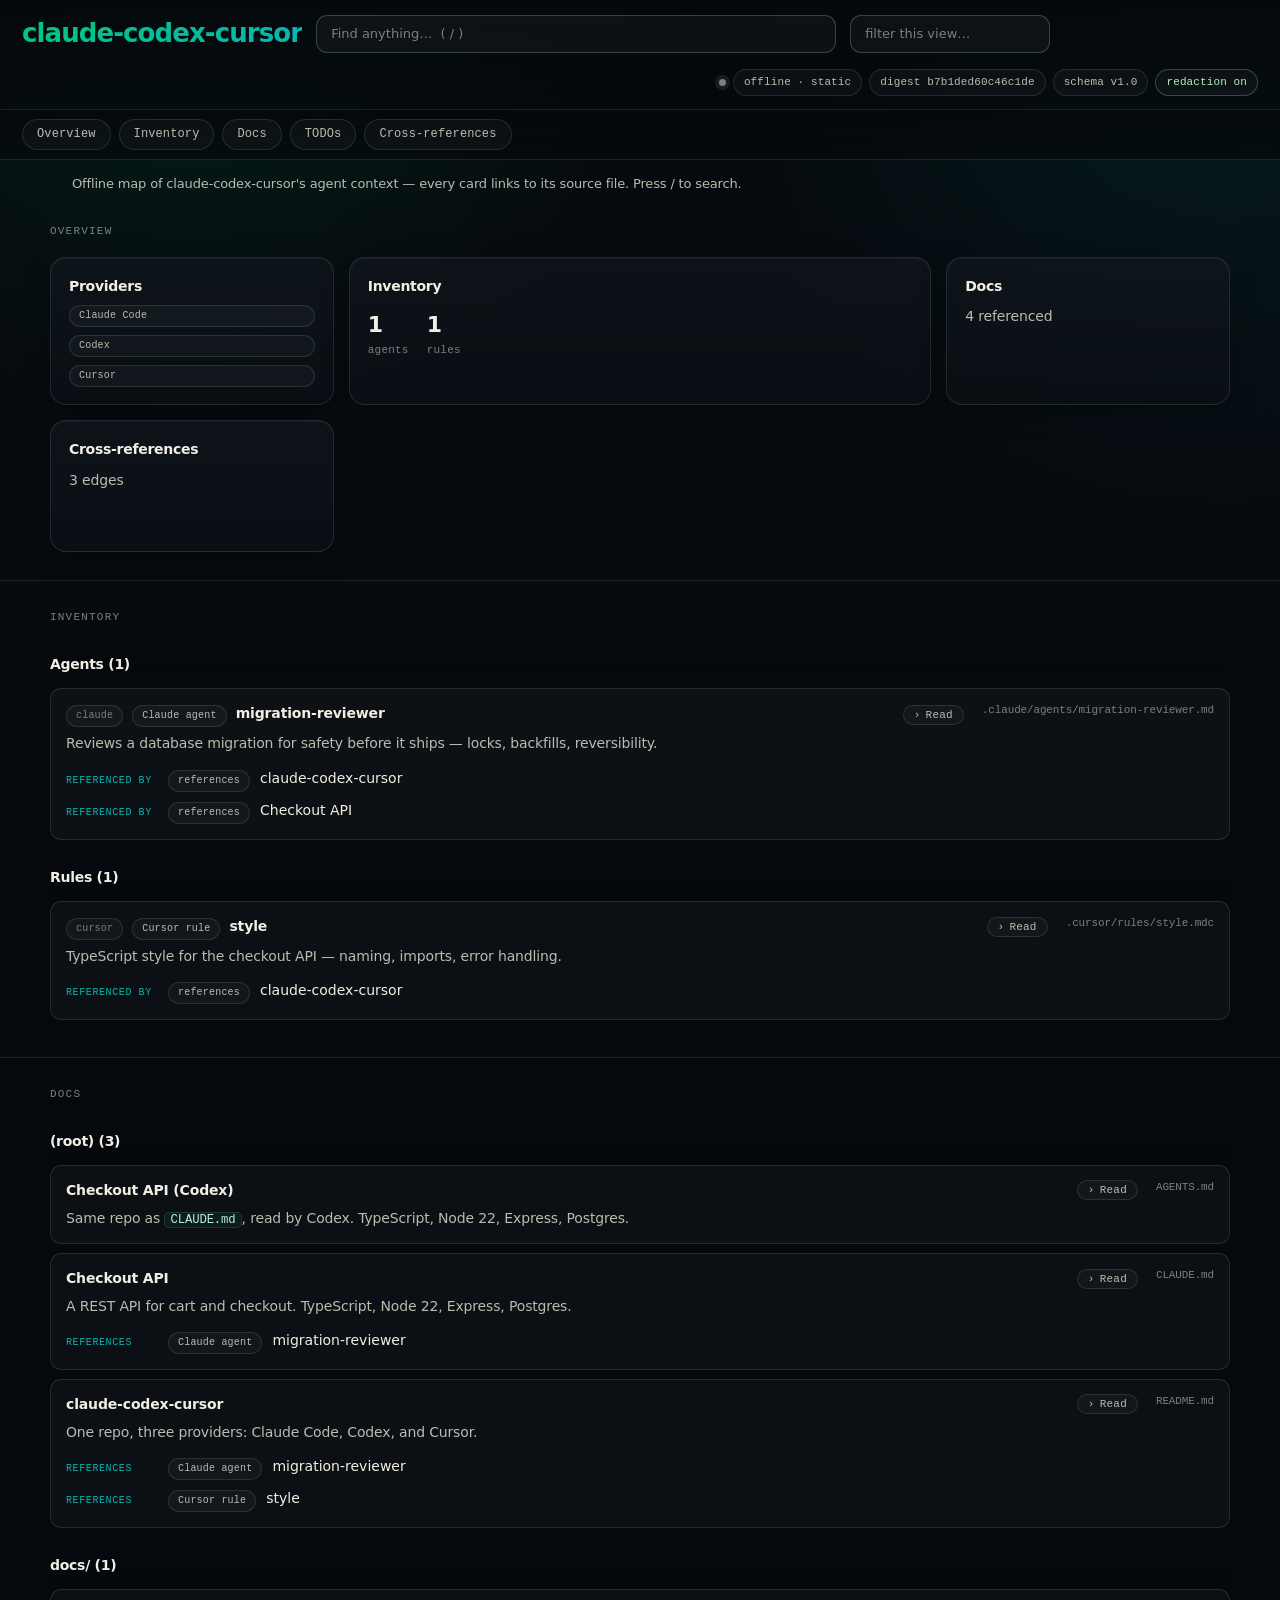
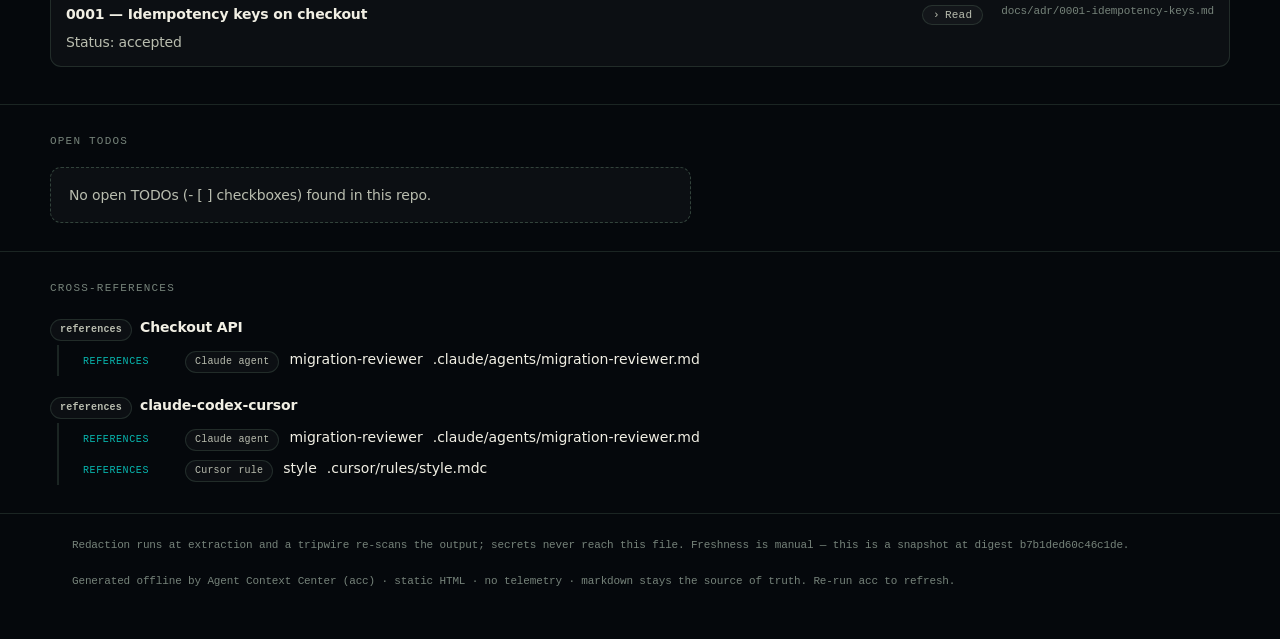
<file: docs/demo/dashboard.html>
<!DOCTYPE html>
<html lang="en">
<head>
<meta charset="utf-8">
<meta name="viewport" content="width=device-width, initial-scale=1">
<meta name="generator" content="Agent Context Center (agent-context-center) 1.3.1">
<title>Agent Context Center</title>
<style>/* Agent Context Center — dark, TUEL-branded theme.
   A repo-native trust surface: calm, dark, source-linked. Design language from
   docs/vision/ai-control-center-mission.html. Class hooks match app.js exactly.

   TUEL AI brand: emerald (--accent) is the attention cursor — focus, search
   match, active nav, hover. Teal (--accent-2) is the relationship layer, on a
   near-black navy ground with warm off-white ink. Resting chrome is neutral. */
:root {
  color-scheme: dark;
  --bg: #05080c;
  --panel: rgba(17, 22, 29, .72);
  --panel-2: rgba(255, 255, 255, .03);
  --panel-3: rgba(255, 255, 255, .055);
  --ink: #f1efe4;
  --fg: #f1efe4;
  --muted: #b9bdaf;
  --faint: #76837a;
  --line: rgba(164, 218, 177, .14);
  --line-strong: rgba(164, 218, 177, .26);
  --accent: #00c781;
  --accent-2: #08b6af;
  --good: #aef1bb;
  --warn: #fde68a;
  --danger: #fca5a5;
  --radius: 16px;
  --radius-sm: 11px;
  --measure: 72ch;
  --shell: 1180px;
  --shadow-card: 0 1px 0 rgba(255, 255, 255, .04) inset, 0 8px 28px rgba(0, 0, 0, .28);
  --shadow-float: 0 18px 60px rgba(0, 0, 0, .5);
  --mono: ui-monospace, SFMono-Regular, Menlo, Monaco, Consolas, "Liberation Mono", monospace;
  --sans: ui-sans-serif, system-ui, -apple-system, BlinkMacSystemFont, "Segoe UI", Roboto, Helvetica, Arial, sans-serif;
}
* { box-sizing: border-box; }
html { scroll-behavior: smooth; scroll-padding-top: 104px; }
body {
  margin: 0;
  font: 14px/1.6 var(--sans);
  letter-spacing: -.011em;
  color: var(--ink);
  background: var(--bg);
}
/* Fixed ambient glow so the cockpit lighting stays put while content scrolls. */
body::before {
  content: "";
  position: fixed;
  inset: 0;
  z-index: -1;
  pointer-events: none;
  background:
    radial-gradient(circle at 15% -10%, rgba(0, 199, 129, .13), transparent 32rem),
    radial-gradient(circle at 96% -4%, rgba(8, 182, 175, .12), transparent 34rem),
    linear-gradient(180deg, #05080c 0%, #070b10 54%, #05080c 100%);
}
a { color: inherit; }

/* Sticky header — glass bar with the repo name in an accent gradient. */
header.acc-head {
  position: sticky;
  top: 0;
  z-index: 30;
  background: linear-gradient(180deg, rgba(5, 8, 12, .94), rgba(5, 8, 12, .74));
  -webkit-backdrop-filter: blur(16px);
  backdrop-filter: blur(16px);
  border-bottom: 1px solid var(--line);
  padding: 13px 22px;
  display: flex;
  gap: 14px;
  align-items: center;
  flex-wrap: wrap;
}
header.acc-head strong {
  font-size: clamp(19px, 2.4vw, 26px);
  font-weight: 750;
  letter-spacing: -.035em;
  background: linear-gradient(108deg, var(--accent), var(--accent-2));
  -webkit-background-clip: text;
  background-clip: text;
  color: transparent;
}

/* Freshness/redaction posture — a row of small mono pills, never clipped. */
.acc-meta {
  display: inline-flex;
  align-items: center;
  gap: 7px;
  margin-left: auto;
  flex-wrap: wrap;
  justify-content: flex-end;
  max-width: 100%;
}
.acc-dot { width: 7px; height: 7px; border-radius: 99px; }
.acc-dot-fresh { background: var(--good); box-shadow: 0 0 0 4px rgba(174, 241, 187, .12); }
.acc-dot-manual { background: var(--faint); box-shadow: 0 0 0 4px rgba(164, 218, 177, .1); }
.acc-pill {
  padding: 4px 10px;
  border: 1px solid var(--line);
  border-radius: 999px;
  background: var(--panel-2);
  color: var(--muted);
  font-family: var(--mono);
  font-size: 11px;
  letter-spacing: .01em;
  white-space: nowrap;
}
.acc-pill-good { color: var(--good); border-color: rgba(174, 241, 187, .25); }

/* Sticky jump-nav — mono pills with a scroll-spy active state. */
nav.acc-nav {
  position: sticky;
  top: 55px;
  z-index: 29;
  background: linear-gradient(180deg, rgba(5, 8, 12, .9), rgba(5, 8, 12, .62));
  -webkit-backdrop-filter: blur(16px);
  backdrop-filter: blur(16px);
  border-bottom: 1px solid var(--line);
  padding: 9px 22px;
  display: flex;
  gap: 8px;
  flex-wrap: wrap;
}
nav.acc-nav a {
  text-decoration: none;
  border: 1px solid var(--line);
  border-radius: 999px;
  padding: 5px 14px;
  color: var(--muted);
  font-family: var(--mono);
  font-size: 12px;
  letter-spacing: .01em;
  background: var(--panel-2);
  transition: color .15s, border-color .15s, background .15s;
}
nav.acc-nav a:hover,
nav.acc-nav a:focus-visible,
nav.acc-nav a.acc-nav-active {
  color: var(--ink);
  border-color: var(--accent);
  background: rgba(0, 199, 129, .09);
  outline: none;
}

/* Search inputs. */
.acc-omnibox-wrap { position: relative; flex: 1 1 280px; max-width: 520px; }
#acc-omnibox, #acc-search {
  width: 100%;
  padding: 9px 14px;
  border: 1px solid var(--line-strong);
  border-radius: 11px;
  background: rgba(255, 255, 255, .04);
  color: var(--ink);
  font: 13px/1.4 var(--sans);
}
#acc-omnibox::placeholder, #acc-search::placeholder { color: var(--faint); }
#acc-omnibox:focus, #acc-search:focus {
  outline: none;
  border-color: var(--accent);
  box-shadow: 0 0 0 3px rgba(0, 199, 129, .16);
}
#acc-search { flex: 0 1 200px; }

.acc-omnibox-results {
  position: absolute;
  top: calc(100% + 6px);
  left: 0; right: 0;
  z-index: 40;
  max-height: 62vh;
  overflow: auto;
  background: linear-gradient(180deg, #0d141b, #080d12);
  border: 1px solid var(--line-strong);
  border-radius: 14px;
  box-shadow: var(--shadow-float);
  padding: 6px;
}
.acc-omnibox-results[hidden] { display: none; }
.acc-omni-group { padding: 4px 2px; }
.acc-omni-grouphead {
  text-transform: uppercase; letter-spacing: .08em;
  font-family: var(--mono); font-size: 10px; color: var(--faint); margin: 8px 4px 2px;
}
.acc-omni-hit { display: flex; gap: 8px; align-items: baseline; flex-wrap: wrap; padding: 7px 9px; border-radius: 9px; cursor: pointer; }
.acc-omni-hit:hover, .acc-omni-hit.acc-omni-active { background: rgba(0, 199, 129, .1); }
.acc-omni-title { font-weight: 600; color: var(--ink); }
.acc-omni-snippet { color: var(--muted); font-size: 12px; flex-basis: 100%; }
.acc-omni-snippet code { font-size: 11px; }
.acc-omni-more, .acc-omni-note { color: var(--faint); font-size: 11px; padding: 4px 8px; }

/* Orientation line — one calm sentence for first-run readers. */
.acc-orient {
  max-width: var(--shell);
  margin: 14px auto 0;
  padding: 0 22px;
  color: var(--muted);
  font-size: 13px;
}

/* Sections + eyebrow labels. Content is centred to a readable shell. */
section { padding: 28px 22px; border-bottom: 1px solid var(--line); }
section > .acc-label, section > div { max-width: var(--shell); margin-inline: auto; }
.acc-label {
  text-transform: uppercase; letter-spacing: .11em;
  font-family: var(--mono); font-size: 11px; color: var(--faint);
  margin-bottom: 16px;
}
.acc-sublabel {
  display: block;
  font-weight: 650; color: var(--ink); margin: 22px 0 9px; letter-spacing: -.02em;
  position: sticky; top: 100px; z-index: 5;
  background: linear-gradient(180deg, var(--bg) 70%, transparent);
  padding: 4px 0;
}
.acc-grouptoggle {
  width: 100%; text-align: left; cursor: pointer;
  border: 0; background: linear-gradient(180deg, var(--bg) 70%, transparent);
  display: flex; align-items: center; gap: 8px; font: inherit; color: var(--ink);
}
.acc-grouptoggle .acc-caret { transition: transform .15s; color: var(--faint); }
.acc-grouptoggle.acc-open .acc-caret { transform: rotate(90deg); color: var(--accent); }
.acc-group { display: block; }

/* Bento overview — glass cards composed by content weight. */
.acc-bento {
  display: grid;
  grid-template-columns: repeat(auto-fit, minmax(230px, 1fr));
  gap: 15px;
  align-items: stretch;
}
.acc-card {
  border: 1px solid var(--line);
  border-radius: var(--radius);
  background: linear-gradient(180deg, var(--panel), rgba(11, 16, 21, .72));
  box-shadow: var(--shadow-card);
  padding: 17px 18px;
  min-height: 132px;
  display: flex;
  flex-direction: column;
  gap: 8px;
}
.acc-card-inventory { grid-column: span 2; }
.acc-card-todos { grid-column: span 2; }
.acc-card-h {
  display: block; font-weight: 650; color: var(--ink);
  text-decoration: none; letter-spacing: -.02em;
}
a.acc-card-h:hover { color: var(--accent); }
.acc-card-line { color: var(--muted); }

/* Inventory KPIs inside the overview card. */
.acc-kpis { display: flex; flex-wrap: wrap; gap: 18px; margin-top: 2px; }
.acc-kpi { display: flex; flex-direction: column; }
.acc-kpi-n { font-size: 22px; font-weight: 700; letter-spacing: -.03em; color: var(--ink); }
.acc-kpi-l { font-size: 11px; color: var(--faint); font-family: var(--mono); letter-spacing: .02em; }

/* Action handoff — a quiet, data-true next move. */
.acc-action {
  margin-top: auto; align-self: flex-start;
  border: 1px solid var(--line); border-radius: 999px;
  background: var(--panel-2); color: var(--accent);
  font: 12px var(--mono); letter-spacing: .01em;
  padding: 6px 12px; cursor: pointer;
  transition: border-color .15s, background .15s;
}
.acc-action:hover { border-color: var(--accent); background: rgba(0, 199, 129, .08); }

/* Inventory / doc rows — full-width glass; text capped to a human measure,
   the source path parked in the right gutter to fill the dead space. */
.acc-row {
  display: grid;
  grid-template-columns: minmax(0, 1fr) auto;
  column-gap: 18px;
  border: 1px solid var(--line);
  border-radius: var(--radius-sm);
  background: var(--panel-2);
  padding: 13px 15px;
  margin: 9px 0;
  transition: border-color .15s, background .15s, transform .15s, box-shadow .15s;
}
.acc-row:hover { border-color: var(--line-strong); background: var(--panel-3); transform: translateY(-1px); box-shadow: var(--shadow-card); }
.acc-row.acc-open { border-color: var(--line-strong); background: var(--panel-3); }
.acc-rowhead { grid-column: 1; grid-row: 1; display: flex; gap: 9px; align-items: baseline; flex-wrap: wrap; }
.acc-itemtitle { font-weight: 600; color: var(--ink); }
.acc-summary { grid-column: 1; grid-row: 2; color: var(--muted); margin: 5px 0 0; max-width: var(--measure); }
.acc-row > .path, .acc-row > a.path {
  grid-column: 2; grid-row: 1;
  justify-self: end; text-align: right;
  color: var(--faint); font-family: var(--mono); font-size: 11px; text-decoration: none;
  max-width: 40ch; word-break: break-all;
}
.acc-row a.path:hover { color: var(--accent); }
.acc-related, .acc-detail { grid-column: 1 / -1; }

/* Resting chrome recedes: provider + type chips are neutral, not accented. */
.acc-chip, .acc-row .badge {
  border: 1px solid var(--line);
  border-radius: 999px;
  padding: 2px 9px;
  font-family: var(--mono); font-size: 10px; letter-spacing: .02em;
  color: var(--muted);
  background: var(--panel-2);
}
.acc-chip.acc-prov { color: var(--faint); }

/* Reading pane — the inline expander. */
.acc-toggle {
  margin-left: auto; align-self: center;
  display: inline-flex; align-items: center; gap: 5px;
  border: 1px solid var(--line); border-radius: 999px;
  background: var(--panel-2); color: var(--muted);
  font: 11px var(--mono); letter-spacing: .02em;
  padding: 3px 10px; cursor: pointer;
  transition: color .15s, border-color .15s, background .15s;
}
.acc-toggle:hover { color: var(--ink); border-color: var(--accent); background: rgba(0, 199, 129, .08); }
.acc-caret { display: inline-block; transition: transform .15s; }
.acc-row.acc-open .acc-toggle .acc-caret { transform: rotate(90deg); color: var(--accent); }
.acc-detail {
  margin-top: 12px; padding: 4px 16px 4px;
  border-left: 2px solid var(--line-strong);
  color: var(--ink);
}
.acc-detail h1, .acc-detail h2, .acc-detail h3,
.acc-detail h4, .acc-detail h5, .acc-detail h6 {
  letter-spacing: -.02em; line-height: 1.3; margin: 14px 0 6px;
}
.acc-detail h1 { font-size: 18px; } .acc-detail h2 { font-size: 16px; }
.acc-detail h3 { font-size: 14px; } .acc-detail h4, .acc-detail h5, .acc-detail h6 { font-size: 13px; color: var(--muted); }
.acc-detail p { margin: 8px 0; max-width: var(--measure); color: var(--muted); }
.acc-detail ul { margin: 8px 0; padding-left: 20px; max-width: var(--measure); color: var(--muted); }
.acc-detail li { margin: 3px 0; }
.acc-detail pre {
  background: rgba(0, 0, 0, .35); border: 1px solid var(--line);
  border-radius: 9px; padding: 12px 14px; overflow: auto; max-width: 100%;
}
.acc-detail pre code { background: none; border: 0; padding: 0; font-size: 12px; color: var(--ink); }
.acc-md-table { border-collapse: collapse; margin: 10px 0; font-size: 13px; max-width: 100%; display: block; overflow-x: auto; }
.acc-md-table th, .acc-md-table td { border: 1px solid var(--line); padding: 5px 10px; text-align: left; vertical-align: top; }
.acc-md-table th { color: var(--ink); font-weight: 650; background: var(--panel-2); }
.acc-md-table td { color: var(--muted); }
.acc-detail-more { margin-top: 12px; padding-top: 10px; border-top: 1px dashed var(--line-strong); font-family: var(--mono); font-size: 12px; color: var(--faint); }
.acc-detail-more a { color: var(--accent); text-decoration: none; }
.acc-detail-more a:hover { text-decoration: underline; }

/* Inline markdown spans (summaries, titles, body, snippets). */
code {
  font-family: var(--mono); font-size: .88em;
  background: rgba(0, 199, 129, .08);
  border: 1px solid var(--line);
  border-radius: 5px; padding: 0 5px; color: #bdecd6;
}
strong { font-weight: 680; color: var(--ink); }
em { font-style: italic; }
a.acc-mdlink { color: var(--accent); text-decoration: none; border-bottom: 1px solid rgba(0, 199, 129, .35); }
a.acc-mdlink:hover { border-bottom-color: var(--accent); }

/* Empty / summarised states read as designed, not broken. */
.acc-empty {
  border: 1px dashed var(--line-strong);
  border-radius: var(--radius-sm);
  padding: 16px 18px;
  color: var(--muted);
  background: var(--panel-2);
  max-width: var(--measure);
}

/* Capped TODOs list. */
.acc-todos { max-height: 72vh; overflow: auto; }
.acc-more { color: var(--faint); font-family: var(--mono); font-size: 12px; margin-top: 8px; }

/* Relationships + cross-references — the purple connection layer. */
.acc-related { margin-top: 10px; display: flex; flex-direction: column; gap: 3px; }
.acc-rel-line { display: flex; gap: 10px; align-items: baseline; flex-wrap: wrap; background: none; border: 0; padding: 2px 0; font: inherit; color: var(--ink); text-align: left; }
button.acc-rel-line { cursor: pointer; border-radius: 6px; }
button.acc-rel-line:hover { background: rgba(8, 182, 175, .1); }
.acc-rel-verb { text-transform: uppercase; letter-spacing: .06em; font-family: var(--mono); font-size: 10px; color: var(--accent-2); min-width: 92px; }
.acc-rel-title { font-weight: 500; }
#acc-crossref .acc-xref-source { display: flex; gap: 8px; align-items: baseline; margin: 18px 0 4px; font-weight: 650; color: var(--ink); }
#acc-crossref .acc-xref-srctitle { font-weight: 650; }
#acc-crossref .acc-xref-edge { display: flex; gap: 10px; align-items: baseline; flex-wrap: wrap; width: 100%; padding: 3px 8px 3px 24px; background: none; border: 0; border-left: 2px solid var(--line); margin-left: 7px; font: inherit; color: var(--ink); text-align: left; cursor: pointer; }
#acc-crossref .acc-xref-edge:hover { background: rgba(8, 182, 175, .08); border-left-color: var(--accent-2); }
.acc-xref-empty { color: var(--muted); }

/* Truncation / notice banner. */
.acc-banner:empty { display: none; }
.acc-banner { padding: 11px 0; border-bottom: 1px solid var(--line); background: rgba(253, 230, 138, .05); }
.acc-banner .acc-noticetext { max-width: var(--shell); margin-inline: auto; padding: 0 22px; display: block; }
.acc-noticetext { color: var(--warn); font-family: var(--mono); font-size: 12px; line-height: 1.5; }

/* Trust strip + footer. */
.acc-trust { max-width: var(--shell); margin: 0 auto; padding: 18px 22px 0; }
.acc-trust-text { color: var(--faint); font-family: var(--mono); font-size: 11px; line-height: 1.6; }
footer.acc-foot { padding: 18px 22px 48px; color: var(--faint); font-family: var(--mono); font-size: 11px; line-height: 1.7; max-width: var(--shell); margin-inline: auto; }

/* Search highlight — the cyan attention cursor. */
mark { background: rgba(0, 199, 129, .85); color: #04130c; border-radius: 3px; padding: 0 2px; }
@keyframes acc-flash-kf { from { background: rgba(0, 199, 129, .22); } to { background: transparent; } }
.acc-flash { animation: acc-flash-kf 1.6s ease-out; }

.acc-hidden { display: none; }

/* Subtle cockpit scrollbar. */
::-webkit-scrollbar { width: 11px; height: 11px; }
::-webkit-scrollbar-thumb { background: rgba(164, 218, 177, .2); border-radius: 99px; border: 3px solid transparent; background-clip: content-box; }
::-webkit-scrollbar-thumb:hover { background: rgba(164, 218, 177, .34); background-clip: content-box; }

@media (max-width: 760px) {
  header.acc-head, nav.acc-nav, section, .acc-orient, .acc-trust, footer.acc-foot { padding-left: 16px; padding-right: 16px; }
  .acc-meta { margin-left: 0; justify-content: flex-start; }
  .acc-card-inventory, .acc-card-todos { grid-column: auto; }
  /* single-column rows on small screens: path drops below the text */
  .acc-row { grid-template-columns: 1fr; }
  .acc-row > .path, .acc-row > a.path { grid-column: 1; grid-row: auto; justify-self: start; text-align: left; margin-top: 6px; }
  .acc-toggle { margin-left: 0; }
}
</style>
</head>
<body>
<header class="acc-head">
  <strong id="acc-title">Dashboard</strong>
  <div class="acc-omnibox-wrap">
    <input id="acc-omnibox" placeholder="Find anything…  ( / )" aria-label="Find across everything" autocomplete="off">
    <div id="acc-omnibox-results" class="acc-omnibox-results" hidden></div>
  </div>
  <input id="acc-search" placeholder="filter this view…" aria-label="Filter rows in view">
  <span class="acc-meta" id="acc-meta"></span>
</header>
<nav class="acc-nav">
  <a href="#overview" data-spy="overview">Overview</a>
  <a href="#inventory" data-spy="inventory">Inventory</a>
  <a href="#docs" data-spy="docs">Docs</a>
  <a href="#todos" data-spy="todos">TODOs</a>
  <a href="#crossref" data-spy="crossref">Cross-references</a>
</nav>
<p class="acc-orient" id="acc-orient"></p>
<div id="acc-banner" class="acc-banner"></div>
<section id="overview"><div class="acc-label">Overview</div><div id="acc-overview"></div></section>
<section id="inventory"><div class="acc-label">Inventory</div><div id="acc-inventory"></div></section>
<section id="docs"><div class="acc-label">Docs</div><div id="acc-docs"></div></section>
<section id="todos"><div class="acc-label">Open TODOs</div><div id="acc-todos"></div></section>
<section id="crossref"><div class="acc-label">Cross-references</div><div id="acc-crossref"></div></section>
<div class="acc-trust" id="acc-trust"></div>
<footer class="acc-foot">Generated offline by Agent Context Center (acc) · static HTML · no telemetry · markdown stays the source of truth. Re-run acc to refresh.</footer>
<script id="acc-data" type="application/json">{"docs":{"adrs":[],"decisions":[],"prds":[],"references":[{"body":"# Checkout API (Codex)\n\nSame repo as `CLAUDE.md`, read by Codex. TypeScript, Node 22, Express, Postgres.\n\n## Conventions\n\n- Source in `src/`, tests in `tests/`, one test file per route.\n- Run `npm run typecheck &amp;&amp; npm test` before opening a pull request.\n- Database access goes through `src/db.ts`. No raw `pg` calls in route handlers.\n","id":"a8b18d7598d5","path":"AGENTS.md","summary":"Same repo as `CLAUDE.md`, read by Codex. TypeScript, Node 22, Express, Postgres.","title":"Checkout API (Codex)"},{"body":"# Checkout API\n\nA REST API for cart and checkout. TypeScript, Node 22, Express, Postgres.\n\n## Rules\n\n- Money is integer cents. Never floats for currency.\n- Every route validates its body with Zod before touching the database.\n- One migration per pull request. Migrations are append-only; never edit a shipped one.\n- Run the `.claude/agents/migration-reviewer.md` agent on every migration before merge.\n- Read `docs/adr/0001-idempotency-keys.md` before changing the checkout endpoint.\n","id":"dc25bf01e77a","path":"CLAUDE.md","summary":"A REST API for cart and checkout. TypeScript, Node 22, Express, Postgres.","title":"Checkout API"},{"body":"# claude-codex-cursor\n\nOne repo, three providers: Claude Code, Codex, and Cursor.\n\n## Run it\n\n```bash\nacc --root .\n```\n\nThis repo has a `.claude/` directory, so the dashboard lands at `.claude/dashboard.html`.\nThe command prints the path and lists the providers it detected. Open the file in a\nbrowser.\n\n## What to look for\n\n- **Providers**: `claude`, `codex`, and `cursor`, each detected from its own files.\n- **Agents**: `migration-reviewer`, from `.claude/agents/migration-reviewer.md`. Its name\n  and summary come from the frontmatter.\n- **Rules**: the Cursor rule `style`, from `.cursor/rules/style.mdc`. Its summary is the\n  `description` field in the frontmatter.\n- **Docs**: the ADR at `docs/adr/0001-idempotency-keys.md`. It is indexed as generic\n  Markdown and lands under references — `acc` does not classify ADRs as a distinct type\n  yet, so it shows up as a doc entry, not a tagged decision.\n- **Cross-references**: `CLAUDE.md` names the path `.claude/agents/migration-reviewer.md`,\n  so the relationships view shows a reference edge from `CLAUDE.md` to that agent. Reference\n  edges link a doc to an inventory item (agent, skill, hook, command, MCP server, rule) by\n  its exact repo-relative path; doc-to-doc links are not built, so naming the ADR path does\n  not create an edge.\n\n## Files\n\n```\nCLAUDE.md\nAGENTS.md\n.cursor/rules/style.mdc\n.claude/agents/migration-reviewer.md\ndocs/adr/0001-idempotency-keys.md\n```\n","id":"1e0ab793a415","path":"README.md","summary":"One repo, three providers: Claude Code, Codex, and Cursor.","title":"claude-codex-cursor"},{"body":"# 0001 — Idempotency keys on checkout\n\nStatus: accepted\nDate: 2026-05-31\n\n## Context\n\nClients retry the checkout request on network timeouts. Without a guard, a retry can charge\nthe cart twice.\n\n## Decision\n\nThe checkout endpoint requires an `Idempotency-Key` header. The first request with a given\nkey runs and stores its result keyed by that value. Later requests with the same key return\nthe stored result instead of charging again. Keys expire after 24 hours.\n\n## Consequences\n\n- Clients must generate and reuse a key per checkout attempt.\n- Storage needs an `idempotency_keys` table with a TTL sweep.\n","id":"bbe2e7cfe7ff","path":"docs/adr/0001-idempotency-keys.md","summary":"Status: accepted","title":"0001 — Idempotency keys on checkout"}],"workflows":[]},"generator":{"name":"agent-context-center","rendererDigest":"","truncated":false,"version":"1.3.1"},"inventory":{"agents":[{"body":"\nYou review a single SQL migration for a Postgres database under load.\n\nCheck for:\n\n- Statements that take a long lock on a large table (column type changes, non-concurrent\n  index builds, `NOT NULL` adds without a default).\n- Backfills that scan a whole table in one statement instead of in batches.\n- Whether the change is reversible, and whether a down migration exists.\n\nReport findings as a short list. Do not edit the migration; describe the risk and a safer\nalternative for each item.","id":"ab3ed1d0e737","path":".claude/agents/migration-reviewer.md","provider":"claude","summary":"Reviews a database migration for safety before it ships — locks, backfills, reversibility.","title":"migration-reviewer","type":"agent","typeLabel":"Claude agent"}],"commands":[],"hooks":[],"mcpServers":[],"rules":[{"body":"\n# TypeScript style\n\n- `const` over `let`. No `var`.\n- Named exports only. No default exports.\n- Throw typed errors from `src/errors.ts`; never throw bare strings.\n- Async/await over raw promise chains.","id":"dd7c3d8046cb","path":".cursor/rules/style.mdc","provider":"cursor","summary":"TypeScript style for the checkout API — naming, imports, error handling.","title":"style","type":"rule","typeLabel":"Cursor rule"}],"skills":[]},"project":{"openTodos":[],"recentDocs":[],"title":"claude-codex-cursor","warnings":[]},"providers":[{"detected":true,"displayName":"Claude Code","id":"claude","root":".claude"},{"config":{},"detected":true,"displayName":"Codex","id":"codex","root":"."},{"detected":true,"displayName":"Cursor","id":"cursor","root":".cursor"},{"detected":true,"displayName":"Generic","id":"generic","root":"."}],"relationships":[{"evidence":".claude/agents/migration-reviewer.md","from":"1e0ab793a415","to":"ab3ed1d0e737","type":"reference"},{"evidence":".cursor/rules/style.mdc","from":"1e0ab793a415","to":"dd7c3d8046cb","type":"reference"},{"evidence":".claude/agents/migration-reviewer.md","from":"dc25bf01e77a","to":"ab3ed1d0e737","type":"reference"}],"schemaVersion":"1.0","search":[{"id":"ab3ed1d0e737","path":".claude/agents/migration-reviewer.md","text":"Reviews a database migration for safety before it ships — locks, backfills, reversibility. \nYou review a single SQL migration for a Postgres database under load.\n\nCheck for:\n\n- Statements that take a long lock on a large table (column type changes, non-concurrent\n  index builds, `NOT NULL`","title":"migration-reviewer","type":"agent","typeLabel":"Claude agent"},{"id":"dd7c3d8046cb","path":".cursor/rules/style.mdc","text":"TypeScript style for the checkout API — naming, imports, error handling. \n# TypeScript style\n\n- `const` over `let`. No `var`.\n- Named exports only. No default exports.\n- Throw typed errors from `src/errors.ts`; never throw bare strings.\n- Async/await over raw promise chain","title":"style","type":"rule","typeLabel":"Cursor rule"},{"id":"a8b18d7598d5","path":"AGENTS.md","text":"Same repo as `CLAUDE.md`, read by Codex. TypeScript, Node 22, Express, Postgres. # Checkout API (Codex)\n\nSame repo as `CLAUDE.md`, read by Codex. TypeScript, Node 22, Express, Postgres.\n\n## Conventions\n\n- Source in `src/`, tests in `tests/`, one test file per route.\n- Run `npm run","title":"Checkout API (Codex)","type":"doc","typeLabel":"Reference"},{"id":"dc25bf01e77a","path":"CLAUDE.md","text":"A REST API for cart and checkout. TypeScript, Node 22, Express, Postgres. # Checkout API\n\nA REST API for cart and checkout. TypeScript, Node 22, Express, Postgres.\n\n## Rules\n\n- Money is integer cents. Never floats for currency.\n- Every route validates its body with Zod befo","title":"Checkout API","type":"doc","typeLabel":"Reference"},{"id":"1e0ab793a415","path":"README.md","text":"One repo, three providers: Claude Code, Codex, and Cursor. # claude-codex-cursor\n\nOne repo, three providers: Claude Code, Codex, and Cursor.\n\n## Run it\n\n```bash\nacc --root .\n```\n\nThis repo has a `.claude/` directory, so the dashboard lands at `.claude/dashboa","title":"claude-codex-cursor","type":"doc","typeLabel":"Reference"},{"id":"bbe2e7cfe7ff","path":"docs/adr/0001-idempotency-keys.md","text":"Status: accepted # 0001 — Idempotency keys on checkout\n\nStatus: accepted\nDate: 2026-05-31\n\n## Context\n\nClients retry the checkout request on network timeouts. Without a guard, a retry can charge\nthe cart twice.\n\n## De","title":"0001 — Idempotency keys on checkout","type":"doc","typeLabel":"Reference"}],"source":{"dashboardPath":".claude/dashboard.html","pathPrefix":"..","repoName":"claude-codex-cursor","sourceDigest":"b7b1ded60c46c1de","vcs":{"kind":"none"}}}</script>
<script>(function () {
  var node = document.getElementById("acc-data");
  var data = JSON.parse(node.textContent);
  var pathPrefix = (data.source && data.source.pathPrefix) || "";
  var truncated = !!(data.generator && data.generator.truncated);

  function el(tag, cls, text) {
    var e = document.createElement(tag);
    if (cls) e.className = cls;
    if (text != null) e.textContent = text;
    return e;
  }

  // Decode the five entities html.escape (Python) produces. Applied ONLY at
  // textContent display and when building the omnibox match key, so search and
  // display see logical text (AT&T, not AT&amp;T) without an HTML sink — the
  // decoded value still reaches the DOM via textContent and stays inert.
  // Order matters: decode &amp; LAST so "&amp;lt;" does not double-decode.
  function htmlUnescape(s) {
    if (s == null) return "";
    return String(s)
      .replace(/&lt;/g, "<")
      .replace(/&gt;/g, ">")
      .replace(/&quot;/g, '"')
      .replace(/&#x27;/g, "'")
      .replace(/&#39;/g, "'")
      .replace(/&amp;/g, "&");
  }
  // expose for DOM tests; harmless in production (no behavior, just a handle)
  window.__accHtmlUnescape = htmlUnescape;

  function encodedRelHref(prefix, path) {
    var raw = (prefix === "." ? path : prefix + "/" + path);
    return raw.split("/").map(function (seg) {
      return seg === "." || seg === ".." ? seg : encodeURIComponent(seg);
    }).join("/");
  }

  // ---- markdown → DOM (textContent-only; NO HTML-string sinks) ----
  // Every node is built via createElement + createTextNode, so hostile markup in
  // author content stays inert and the CI guard (which forbids the HTML-string
  // assignment properties) holds. Search highlight is folded in so markdown
  // spans and <mark> compose in one pass.

  // Mirror markdown.py:_safe_link — allow only http/https or repo-relative; a
  // leading "/" (root- or protocol-relative) and any non-http(s) scheme (e.g.
  // javascript:) are rejected so a link can never become a script sink.
  function safeUrl(url) {
    var s = String(url);
    // Browsers strip ASCII whitespace and C0/DEL control characters from an href
    // before resolving the scheme, so a "\x01javascript:" or "java<TAB>script:" URL
    // would smuggle a script scheme past a position-0 check. Reject any such char
    // (anywhere) plus a leading slash/backslash, then validate the scheme on the
    // exact value the browser would use. Markdown URLs never legitimately carry
    // these (RE_LINK already forbids whitespace in the URL token).
    if (/[\u0000-\u0020\u007f]/.test(s)) return false;
    if (s.charAt(0) === "/" || s.charAt(0) === "\\") return false;
    var m = /^([a-z][a-z0-9+.\-]*):/i.exec(s);
    if (m) return /^https?$/i.test(m[1]);
    return true;
  }

  // Append `logical` text into `target`, wrapping query matches in <mark>.
  function appendHighlighted(target, logical, qLower) {
    if (!qLower) { target.appendChild(document.createTextNode(logical)); return; }
    var hay = logical.toLowerCase(), from = 0, idx;
    while ((idx = hay.indexOf(qLower, from)) !== -1) {
      if (idx > from) target.appendChild(document.createTextNode(logical.slice(from, idx)));
      var mk = el("mark");
      mk.textContent = logical.slice(idx, idx + qLower.length);
      target.appendChild(mk);
      from = idx + qLower.length;
    }
    if (from < logical.length) target.appendChild(document.createTextNode(logical.slice(from)));
  }

  // Inner emphasis classes use [^*]/[^`] so a single scanner pass can't run away
  // on pathological input, and so snake_case (handled by asterisks-only) and
  // code never get mangled. Asterisks only — underscores are left literal so
  // identifiers like rate_limit_config render verbatim.
  var RE_CODE = /`([^`]+)`/;
  var RE_LINK = /\[([^\]]+)\]\(([^)\s]+)\)/;
  var RE_BOLD = /\*\*([^*]+?)\*\*/;
  var RE_ITALIC = /\*([^*]+?)\*/;

  // Render inline markdown of LOGICAL (already-unescaped) text into `parent`.
  function renderInlineInto(parent, text, qLower) {
    if (!text) return;
    var best = null;
    function consider(re, type) {
      var m = re.exec(text);
      if (m && (best === null || m.index < best.i)) best = { i: m.index, m: m, type: type };
    }
    consider(RE_CODE, "code");
    consider(RE_LINK, "link");
    consider(RE_BOLD, "bold");
    consider(RE_ITALIC, "italic");
    if (best === null) { appendHighlighted(parent, text, qLower); return; }
    if (best.i > 0) appendHighlighted(parent, text.slice(0, best.i), qLower);
    var m = best.m, rest = text.slice(best.i + m[0].length);
    if (best.type === "code") {
      var c = el("code");
      appendHighlighted(c, m[1], qLower);
      parent.appendChild(c);
    } else if (best.type === "link") {
      if (safeUrl(m[2])) {
        var a = el("a", "acc-mdlink");
        a.href = m[2];
        renderInlineInto(a, m[1], qLower);
        parent.appendChild(a);
      } else {
        // unsafe scheme: degrade to plain "label (url)" like markdown.py does
        renderInlineInto(parent, m[1] + " (" + m[2] + ")", qLower);
      }
    } else {
      var e = el(best.type === "bold" ? "strong" : "em");
      renderInlineInto(e, m[1], qLower);
      parent.appendChild(e);
    }
    renderInlineInto(parent, rest, qLower);
  }

  // Convenience: render an ESCAPED island string (unescape first, then tokenize).
  function mdInline(parent, escaped, qLower) {
    renderInlineInto(parent, htmlUnescape(escaped), qLower || "");
  }
  // expose the inline renderer for DOM tests
  window.__accRenderInline = function (parent, escaped, q) { mdInline(parent, escaped, q); };

  // A GFM table delimiter row is only pipes/colons/dashes/space and has both.
  function isTableDelim(s) {
    return s.indexOf("|") !== -1 && s.indexOf("-") !== -1 && /^[\s|:-]+$/.test(s);
  }
  function splitTableRow(s) {
    return s.trim().replace(/^\|/, "").replace(/\|$/, "")
      .split("|").map(function (c) { return c.trim(); });
  }

  // Render block-level markdown (headings, lists, fenced code, tables, paragraphs)
  // of an ESCAPED island string into `container`. Used for the inline reading pane.
  function renderBlocks(container, escaped, qLower) {
    var lines = htmlUnescape(escaped).split("\n");
    var i = 0, list = null;
    function flush() { if (list) { container.appendChild(list); list = null; } }
    while (i < lines.length) {
      var line = lines[i];
      if (/^\s*```/.test(line)) {
        flush();
        var buf = [];
        i++;
        while (i < lines.length && !/^\s*```/.test(lines[i])) { buf.push(lines[i]); i++; }
        i++; // skip closing fence
        var pre = el("pre"), code = el("code");
        code.textContent = buf.join("\n");
        pre.appendChild(code);
        container.appendChild(pre);
        continue;
      }
      var h = /^(#{1,6})\s+(.*)$/.exec(line);
      if (h) {
        flush();
        var hh = el("h" + h[1].length);
        renderInlineInto(hh, h[2], qLower || "");
        container.appendChild(hh);
        i++;
        continue;
      }
      var li = /^\s*[-*+]\s+(.*)$/.exec(line);
      if (li) {
        if (!list) list = el("ul");
        var item = el("li");
        renderInlineInto(item, li[1], qLower || "");
        list.appendChild(item);
        i++;
        continue;
      }
      // GFM table: a header row immediately followed by a |---|---| delimiter.
      if (line.indexOf("|") !== -1 && i + 1 < lines.length && isTableDelim(lines[i + 1])) {
        flush();
        var table = el("table", "acc-md-table");
        var thead = el("thead"), htr = el("tr");
        splitTableRow(line).forEach(function (cell) {
          var th = el("th");
          renderInlineInto(th, cell, qLower || "");
          htr.appendChild(th);
        });
        thead.appendChild(htr);
        table.appendChild(thead);
        i += 2; // consume header + delimiter
        var tbody = el("tbody");
        while (i < lines.length && lines[i].indexOf("|") !== -1 && lines[i].trim() !== "") {
          var tr = el("tr");
          splitTableRow(lines[i]).forEach(function (cell) {
            var td = el("td");
            renderInlineInto(td, cell, qLower || "");
            tr.appendChild(td);
          });
          tbody.appendChild(tr);
          i++;
        }
        table.appendChild(tbody);
        container.appendChild(table);
        continue;
      }
      if (line.trim() === "") { flush(); i++; continue; }
      flush();
      var p = el("p");
      renderInlineInto(p, line, qLower || "");
      container.appendChild(p);
      i++;
    }
    flush();
  }

  // ---- rows ----
  function itemRow(opts) {
    var row = el("div", "acc-row acc-item");
    if (opts.id) row.dataset.id = opts.id;
    var head = el("div", "acc-rowhead");
    if (opts.provider) head.appendChild(el("span", "acc-chip acc-prov", opts.provider));
    if (opts.typeLabel) head.appendChild(el("span", "badge", opts.typeLabel));
    var titleEl = el("span", "acc-itemtitle");
    mdInline(titleEl, opts.title, "");
    head.appendChild(titleEl);

    var detail = null;
    if (opts.body) {
      var opened = false, built = false;
      var toggle = el("button", "acc-toggle");
      toggle.type = "button";
      toggle.setAttribute("aria-expanded", "false");
      toggle.setAttribute("aria-label", "Toggle reading view");
      toggle.appendChild(el("span", "acc-caret", "›"));
      toggle.appendChild(el("span", "acc-toggle-label", "Read"));
      detail = el("div", "acc-detail acc-hidden");
      var openDetail = function () {
        if (!built) {
          renderBlocks(detail, opts.body, "");
          // Capped body: never end silently — link to the full source file.
          if (opts.bodyTruncated) {
            var more = el("div", "acc-detail-more");
            if (pathPrefix) {
              var a = el("a", "acc-mdlink", "Preview only — open the full file →");
              a.href = encodedRelHref(pathPrefix, opts.path);
              more.appendChild(a);
            } else {
              more.appendChild(document.createTextNode("Preview only — open " + opts.path + " for the full file."));
            }
            detail.appendChild(more);
          }
          built = true;
        }
        detail.classList.remove("acc-hidden");
        row.classList.add("acc-open");
        toggle.setAttribute("aria-expanded", "true");
        opened = true;
      };
      var closeDetail = function () {
        detail.classList.add("acc-hidden");
        row.classList.remove("acc-open");
        toggle.setAttribute("aria-expanded", "false");
        opened = false;
      };
      toggle.addEventListener("click", function (e) {
        e.stopPropagation();
        opened ? closeDetail() : openDetail();
      });
      head.appendChild(toggle);
      row.__accExpand = openDetail;  // for jump-to-expand from the omnibox
    }

    row.appendChild(head);
    if (opts.summary) {
      var s = el("div", "acc-summary");
      mdInline(s, opts.summary, "");
      row.appendChild(s);
    }
    if (pathPrefix) {
      var a = el("a", "path", opts.path);
      a.href = encodedRelHref(pathPrefix, opts.path);
      row.appendChild(a);
    } else {
      row.appendChild(el("span", "path", opts.path));
    }
    if (detail) row.appendChild(detail);
    row.dataset.search =
      (htmlUnescape(opts.title) + " " + (opts.path || "") + " " +
       htmlUnescape(opts.summary || "")).toLowerCase();
    return row;
  }

  function emptyNote(kind) {
    var msg;
    if (kind === "inventory") {
      msg = truncated
        ? "Inventory was trimmed from this summary view — regenerate on a smaller scope to read the agents, skills, commands, hooks and MCP servers."
        : "No agents, skills, commands, hooks, or MCP servers are configured in this repo.";
    } else if (kind === "docs") {
      msg = truncated
        ? "Referenced docs were trimmed from this summary view."
        : "No referenced docs (CLAUDE.md, AGENTS.md, ADRs, specs…) found in this repo.";
    } else {
      msg = truncated
        ? "Open TODOs were trimmed from this summary view."
        : "No open TODOs (‑ [ ] checkboxes) found in this repo.";
    }
    return el("div", "acc-empty", msg);
  }

  // Display order (deliberate; differs from _INV_BUCKETS storage order in
  // base.py, which has skills before commands). The renderer owns its order.
  var INV_ORDER = ["agents", "commands", "skills", "hooks", "mcpServers", "rules"];
  var INV_LABEL = {
    agents: "Agents", commands: "Commands", skills: "Skills",
    hooks: "Hooks", mcpServers: "MCP servers", rules: "Rules"
  };

  function renderInventory() {
    var host = document.getElementById("acc-inventory");
    var inv = data.inventory || {};
    var any = false;
    INV_ORDER.forEach(function (bucket) {
      var items = inv[bucket] || [];
      if (!items.length) return;
      any = true;
      var head = el("div", "acc-sublabel", INV_LABEL[bucket] + " (" + items.length + ")");
      head.id = "inv-" + bucket;
      host.appendChild(head);
      items.forEach(function (it) {
        host.appendChild(itemRow({
          id: it.id,
          provider: it.provider, typeLabel: it.typeLabel,
          title: it.title, path: it.path, summary: it.summary,
          body: it.body, bodyTruncated: it.bodyTruncated
        }));
      });
    });
    if (!any) host.appendChild(emptyNote("inventory"));
  }

  function topDir(path) {
    var i = path.indexOf("/");
    return i === -1 ? "(root)" : path.slice(0, i) + "/";
  }

  function renderDocs() {
    var host = document.getElementById("acc-docs");
    var groups = data.docs || {};
    var all = [];
    Object.keys(groups).forEach(function (g) {
      (groups[g] || []).forEach(function (d) { all.push(d); });
    });
    if (!all.length) { host.appendChild(emptyNote("docs")); return; }

    var byDir = {};
    all.forEach(function (d) {
      var k = topDir(d.path);
      (byDir[k] || (byDir[k] = [])).push(d);
    });
    var dirs = Object.keys(byDir).sort();
    var collapse = all.length > 40;  // big repos: groups collapsed by default

    dirs.forEach(function (dir) {
      var items = byDir[dir].sort(function (a, b) {
        return a.path < b.path ? -1 : a.path > b.path ? 1 : 0;
      });
      var wrap = el("div", "acc-group");
      items.forEach(function (doc) {
        wrap.appendChild(itemRow({
          id: doc.id, title: doc.title, path: doc.path,
          summary: doc.summary, body: doc.body, bodyTruncated: doc.bodyTruncated
        }));
      });
      if (collapse) {
        wrap.classList.add("acc-hidden");
        var btn = el("button", "acc-sublabel acc-grouptoggle");
        btn.type = "button";
        btn.setAttribute("aria-expanded", "false");
        btn.appendChild(el("span", "acc-caret", "›"));
        btn.appendChild(el("span", null, dir + " (" + items.length + ")"));
        btn.addEventListener("click", function () {
          var open = wrap.classList.toggle("acc-hidden");
          btn.setAttribute("aria-expanded", String(!open));
          btn.classList.toggle("acc-open", !open);
        });
        host.appendChild(btn);
      } else {
        host.appendChild(el("div", "acc-sublabel", dir + " (" + items.length + ")"));
      }
      host.appendChild(wrap);
    });
  }

  function renderTodos() {
    var host = document.getElementById("acc-todos");
    var todos = (data.project && data.project.openTodos) || [];
    if (!todos.length) { host.appendChild(emptyNote("todos")); return; }
    // Render EVERY TODO (so the omnibox can jump to any of them) inside a
    // height-capped scroll box, so a long list is bounded — not an endless wall.
    if (todos.length > 50) {
      host.appendChild(el("div", "acc-more",
        todos.length + " open TODOs — the list scrolls; press / to search across them."));
    }
    var box = el("div", "acc-todos");
    todos.forEach(function (t) {
      box.appendChild(itemRow({ id: t.id, title: t.text, path: t.path }));
    });
    host.appendChild(box);
  }

  function renderHead() {
    document.getElementById("acc-title").textContent = data.project.title;
    var s = data.source;

    var orient = document.getElementById("acc-orient");
    if (orient) {
      orient.textContent = "Offline map of " + htmlUnescape(s.repoName) +
        "'s agent context — every card links to its source file. Press / to search.";
    }

    var meta = document.getElementById("acc-meta");
    meta.textContent = "";
    var manual = !s.vcs || s.vcs.kind === "none";
    var dot = el("span", "acc-dot " + (manual ? "acc-dot-manual" : "acc-dot-fresh"));
    dot.title = manual ? "freshness is manual — re-run the dashboard to refresh" : "tracked";
    meta.appendChild(dot);
    meta.appendChild(el("span", "acc-pill", "offline · static"));
    meta.appendChild(el("span", "acc-pill", "digest " + s.sourceDigest));
    meta.appendChild(el("span", "acc-pill", "schema v" + data.schemaVersion));
    meta.appendChild(el("span", "acc-pill acc-pill-good", "redaction on"));

    var trust = document.getElementById("acc-trust");
    if (trust) {
      var line = "Redaction runs at extraction and a tripwire re-scans the output; secrets never reach this file. " +
        "Freshness is manual — this is a snapshot at digest " + s.sourceDigest + ".";
      trust.appendChild(el("span", "acc-trust-text", line));
    }
  }

  function plural(n, word) { return n + " " + (n === 1 ? word.replace(/s$/, "") : word); }

  function card(title, target, cls) {
    var c = el("div", "acc-card" + (cls ? " " + cls : ""));
    if (target) {
      var a = el("a", "acc-card-h", title);
      a.href = "#" + target;
      c.appendChild(a);
    } else {
      c.appendChild(el("div", "acc-card-h", title));
    }
    return c;
  }

  function renderOverview() {
    var host = document.getElementById("acc-overview");
    var bento = el("div", "acc-bento");

    // providers always includes generic; show excludes it when first-class providers exist
    var provs = data.providers || [];
    var firstClass = provs.filter(function (p) { return p.id !== "generic"; });
    var show = firstClass.length ? firstClass : provs;
    if (show.length) {
      var pc = card("Providers", null, "acc-card-providers");
      show.forEach(function (p) { pc.appendChild(el("span", "acc-chip", p.displayName)); });
      bento.appendChild(pc);
    }

    var inv = data.inventory || {};
    var nonEmpty = INV_ORDER.filter(function (b) { return (inv[b] || []).length; });
    if (nonEmpty.length) {
      var ic = card("Inventory", "inventory", "acc-card-inventory");
      var kpis = el("div", "acc-kpis");
      nonEmpty.forEach(function (b) {
        var k = el("div", "acc-kpi");
        k.appendChild(el("span", "acc-kpi-n", String(inv[b].length)));
        k.appendChild(el("span", "acc-kpi-l", INV_LABEL[b].toLowerCase()));
        kpis.appendChild(k);
      });
      ic.appendChild(kpis);
      bento.appendChild(ic);
    }

    var todos = (data.project && data.project.openTodos) || [];
    if (todos.length) {
      var tc = card("Open TODOs (" + todos.length + ")", "todos", "acc-card-todos");
      todos.slice(0, 3).forEach(function (t) {
        var line = el("div", "acc-card-line");
        mdInline(line, t.text, "");
        tc.appendChild(line);
      });
      // action handoff — a data-true, non-asserting next move
      var act = el("button", "acc-action");
      act.type = "button";
      act.textContent = todos.length === 1
        ? "Jump to the open TODO →"
        : "Start with the first of " + todos.length + " open TODOs →";
      act.addEventListener("click", function () { jumpTo(todos[0].id); });
      tc.appendChild(act);
      bento.appendChild(tc);
    }

    var docs = data.docs || {};
    var docCount = 0;
    Object.keys(docs).forEach(function (k) { docCount += (docs[k] || []).length; });
    if (docCount) {
      var dc = card("Docs", "docs", "acc-card-docs");
      dc.appendChild(el("div", "acc-card-line", docCount + " referenced"));
      bento.appendChild(dc);
    }

    var rels = data.relationships || [];
    if (rels.length) {
      var xc = card("Cross-references", "crossref", "acc-card-xref");
      xc.appendChild(el("div", "acc-card-line", plural(rels.length, "edges")));
      bento.appendChild(xc);
    }

    if (bento.children.length) host.appendChild(bento);
  }

  function renderBanner() {
    if (!truncated) return;
    var steps = (data.generator && data.generator.reducedSteps) || [];
    var dropped = [];
    if (steps.indexOf("bodies") !== -1) dropped.push("full doc/skill bodies");
    if (steps.indexOf("search-body") !== -1) dropped.push("body search");
    if (steps.indexOf("summaries-blanked") !== -1) dropped.push("summaries");
    var what = dropped.length ? dropped.join(" and ") : "some content";
    var msg = "Summary view — " + what + " " + (dropped.length === 1 ? "was" : "were") +
      " omitted to keep this file under the size budget. Open any item via its path link, " +
      "or re-run the dashboard on a subfolder for full bodies.";
    document.getElementById("acc-banner").appendChild(el("div", "acc-noticetext", msg));
  }

  function wireSearch() {
    var box = document.getElementById("acc-search");
    box.addEventListener("input", function () {
      var q = box.value.toLowerCase();
      document.querySelectorAll(".acc-item").forEach(function (row) {
        var hit = !q || (row.dataset.search || "").indexOf(q) !== -1;
        row.classList.toggle("acc-hidden", !hit);
      });
    });
  }

  var rowById = new Map();

  function buildRowIndex() {
    rowById.clear();
    document.querySelectorAll(".acc-item[data-id]").forEach(function (row) {
      // first rendered row wins for a given id (ids are stable + unique anyway)
      if (!rowById.has(row.dataset.id)) rowById.set(row.dataset.id, row);
    });
  }

  function jumpTo(id, expand) {
    var row = rowById.get(id);
    if (!row) return; // degrade: empty bucket skipped, or light/truncated mode
    // reveal a collapsed doc group so the row is actually visible
    var grp = row.closest && row.closest(".acc-group.acc-hidden");
    if (grp) grp.classList.remove("acc-hidden");
    if (expand && typeof row.__accExpand === "function") row.__accExpand();
    row.scrollIntoView({ block: "center" });
    row.classList.remove("acc-flash");
    // reflow so re-adding the class restarts the flash animation
    void row.offsetWidth;
    row.classList.add("acc-flash");
    window.setTimeout(function () { row.classList.remove("acc-flash"); }, 1600);
  }
  window.__accJump = jumpTo;

  var metaById = {};
  function buildMeta() {
    var inv = data.inventory || {};
    Object.keys(inv).forEach(function (b) {
      (inv[b] || []).forEach(function (it) {
        metaById[it.id] = { title: it.title, typeLabel: it.typeLabel, path: it.path };
      });
    });
    var docs = data.docs || {};
    Object.keys(docs).forEach(function (g) {
      (docs[g] || []).forEach(function (d) {
        metaById[d.id] = { title: d.title, typeLabel: g, path: d.path };
      });
    });
    (data.project.openTodos || []).forEach(function (t) {
      metaById[t.id] = { title: t.text, typeLabel: "TODO", path: t.path };
    });
  }

  var edgesByEndpoint = {};
  function buildEdgeIndex() {
    (data.relationships || []).forEach(function (e) {
      (edgesByEndpoint[e.from] || (edgesByEndpoint[e.from] = []))
        .push({ otherId: e.to, dir: "out", type: e.type, evidence: e.evidence });
      (edgesByEndpoint[e.to] || (edgesByEndpoint[e.to] = []))
        .push({ otherId: e.from, dir: "in", type: e.type, evidence: e.evidence });
    });
  }

  var REL_VERB = {
    "reference|out": "references", "reference|in": "referenced by",
    "declares|out": "declares", "declares|in": "declared in"
  };

  function relatedEntry(edge) {
    var verb = REL_VERB[edge.type + "|" + edge.dir] || edge.type;
    var meta = metaById[edge.otherId];
    if (edge.type === "declares" && edge.dir === "in") {
      var label = el("span", "acc-rel-line");
      label.appendChild(el("span", "acc-rel-verb", verb));
      label.appendChild(el("span", "path", edge.evidence));
      return label;
    }
    if (!meta) return null;
    var btn = el("button", "acc-rel-line");
    btn.type = "button";
    btn.appendChild(el("span", "acc-rel-verb", verb));
    btn.appendChild(el("span", "acc-chip", meta.typeLabel));
    var t = el("span", "acc-rel-title");
    mdInline(t, meta.title, "");
    btn.appendChild(t);
    btn.addEventListener("click", function () { jumpTo(edge.otherId); });
    return btn;
  }

  function decorateRelated() {
    rowById.forEach(function (row, id) {
      var edges = edgesByEndpoint[id];
      if (!edges || !edges.length) return;
      var box = el("div", "acc-related");
      edges.forEach(function (e) {
        var n = relatedEntry(e);
        if (n) box.appendChild(n);
      });
      if (box.children.length) {
        // place related links above the reading pane, if any
        var detail = row.querySelector(".acc-detail");
        if (detail) row.insertBefore(box, detail);
        else row.appendChild(box);
      }
    });
  }

  function sourceLabel(fromId, sampleEdge) {
    var meta = metaById[fromId];
    if (meta) return { title: htmlUnescape(meta.title), type: meta.typeLabel, sort: meta.path || meta.title };
    return { title: sampleEdge.evidence, type: "config", sort: sampleEdge.evidence };
  }

  function renderCrossReferences() {
    var host = document.getElementById("acc-crossref");
    if (!host) return;
    var edges = data.relationships || [];
    if (!edges.length) {
      host.appendChild(el("div", "acc-xref-empty", "No cross-references found"));
      return;
    }
    var bySource = {};
    edges.forEach(function (e) { (bySource[e.from] || (bySource[e.from] = [])).push(e); });
    var groups = Object.keys(bySource).map(function (fromId) {
      return { fromId: fromId, label: sourceLabel(fromId, bySource[fromId][0]), edges: bySource[fromId] };
    });
    groups.sort(function (a, b) { return a.label.sort < b.label.sort ? -1 : a.label.sort > b.label.sort ? 1 : 0; });
    groups.forEach(function (g) {
      var head = el("div", "acc-xref-source");
      head.appendChild(el("span", "acc-chip", g.label.type));
      head.appendChild(el("span", "acc-xref-srctitle", g.label.title));
      host.appendChild(head);
      var targets = g.edges.map(function (e) {
        var m = metaById[e.to] || {};
        return { e: e, title: htmlUnescape(m.title || ""), type: m.typeLabel || "", sort: (m.path || m.title || "") };
      });
      targets.sort(function (a, b) { return a.sort < b.sort ? -1 : a.sort > b.sort ? 1 : 0; });
      targets.forEach(function (t) {
        var btn = el("button", "acc-xref-edge");
        btn.type = "button";
        btn.appendChild(el("span", "acc-rel-verb", t.e.type === "declares" ? "declares" : "references"));
        btn.appendChild(el("span", "acc-chip", t.type));
        btn.appendChild(el("span", "acc-rel-title", t.title));
        btn.appendChild(el("span", "path", t.e.evidence));
        btn.addEventListener("click", function () { jumpTo(t.e.to); });
        host.appendChild(btn);
      });
    });
  }

  var OMNI_GROUP_CAP = 8;
  var INV_TYPE_ORDER = ["agent", "command", "skill", "hook", "mcpServer", "rule", "doc", "todo"];

  function searchRecords() { return data.search || []; }

  function matchKey(rec) {
    if (rec.__key == null) {
      rec.__key = htmlUnescape(
        (rec.title || "") + " " + (rec.path || "") + " " + (rec.text || "")
      ).toLowerCase();
    }
    return rec.__key;
  }

  function isLightIndex() {
    var recs = searchRecords();
    return recs.length > 0 && recs.every(function (r) { return (r.text || "") === ""; });
  }

  function snippetFor(rec, qLower) {
    var logical = htmlUnescape(rec.text || "");
    var idx = logical.toLowerCase().indexOf(qLower);
    if (idx === -1) return logical.slice(0, 120);
    var start = Math.max(0, idx - 40);
    var end = Math.min(logical.length, idx + qLower.length + 80);
    return (start > 0 ? "…" : "") + logical.slice(start, end) + (end < logical.length ? "…" : "");
  }

  function wireOmnibox() {
    var box = document.getElementById("acc-omnibox");
    var panel = document.getElementById("acc-omnibox-results");
    if (!box || !panel) return;
    var hits = [];
    var active = -1;
    var timer = null;

    function close() { panel.hidden = true; panel.textContent = ""; hits = []; active = -1; }

    function setActive(i) {
      var nodes = panel.querySelectorAll(".acc-omni-hit");
      if (active >= 0 && nodes[active]) nodes[active].classList.remove("acc-omni-active");
      active = i;
      if (active >= 0 && nodes[active]) {
        nodes[active].classList.add("acc-omni-active");
        nodes[active].scrollIntoView({ block: "nearest" });
      }
    }

    function render(q) {
      panel.textContent = "";
      hits = [];
      active = -1;
      var qLower = q.toLowerCase();
      if (!qLower) { close(); return; }
      panel.hidden = false;

      if (isLightIndex()) {
        panel.appendChild(el("div", "acc-omni-note",
          "Body search is off (index reduced for size); searching names and paths only."));
      }

      var byType = {};
      searchRecords().forEach(function (rec) {
        if (matchKey(rec).indexOf(qLower) === -1) return;
        (byType[rec.type] || (byType[rec.type] = [])).push(rec);
      });
      var types = INV_TYPE_ORDER.filter(function (t) { return byType[t]; });
      Object.keys(byType).forEach(function (t) {
        if (types.indexOf(t) === -1) types.push(t);
      });

      if (!types.length) {
        panel.appendChild(el("div", "acc-omni-note", "No matches"));
        return;
      }

      types.forEach(function (t) {
        var recs = byType[t];
        var group = el("div", "acc-omni-group");
        group.appendChild(el("div", "acc-omni-grouphead",
          (recs[0].typeLabel || t) + " (" + recs.length + ")"));
        recs.slice(0, OMNI_GROUP_CAP).forEach(function (rec) {
          var hit = el("div", "acc-omni-hit");
          hit.dataset.id = rec.id;
          var titleEl = el("span", "acc-omni-title");
          mdInline(titleEl, rec.title || "", qLower);
          hit.appendChild(titleEl);
          hit.appendChild(el("span", "acc-chip", rec.typeLabel || t));
          hit.appendChild(el("span", "path", rec.path || ""));
          if ((rec.text || "") !== "") {
            var snipEl = el("span", "acc-omni-snippet");
            renderInlineInto(snipEl, snippetFor(rec, qLower), qLower);
            hit.appendChild(snipEl);
          }
          hit.addEventListener("click", function () { jumpTo(rec.id, true); });
          group.appendChild(hit);
          hits.push(rec);
        });
        if (recs.length > OMNI_GROUP_CAP) {
          group.appendChild(el("div", "acc-omni-more",
            "+" + (recs.length - OMNI_GROUP_CAP) + " more"));
        }
        panel.appendChild(group);
      });
    }

    box.addEventListener("input", function () {
      if (timer) window.clearTimeout(timer);
      timer = window.setTimeout(function () { render(box.value); }, 60);
    });
    box.addEventListener("keydown", function (e) {
      if (e.key === "Escape") { box.value = ""; close(); return; }
      if (e.key === "ArrowDown") { e.preventDefault(); if (hits.length) setActive(Math.min(active + 1, hits.length - 1)); }
      else if (e.key === "ArrowUp") { e.preventDefault(); if (hits.length) setActive(Math.max(active - 1, 0)); }
      else if (e.key === "Enter") {
        e.preventDefault();
        var pick = active >= 0 ? active : 0;
        if (hits[pick]) jumpTo(hits[pick].id, true);
      }
    });
    document.addEventListener("keydown", function (e) {
      if (e.key !== "/") return;
      var a = document.activeElement;
      var tag = a && a.tagName;
      if (tag === "INPUT" || tag === "TEXTAREA" || (a && a.isContentEditable)) return;
      e.preventDefault();
      box.focus();
    });
  }

  // Scroll-spy: highlight the nav pill of the section currently in view.
  function wireScrollSpy() {
    var pills = {};
    document.querySelectorAll("nav.acc-nav a[data-spy]").forEach(function (a) {
      pills[a.getAttribute("data-spy")] = a;
    });
    var sections = Object.keys(pills)
      .map(function (id) { return document.getElementById(id); })
      .filter(Boolean);
    if (!("IntersectionObserver" in window) || !sections.length) return;
    var visible = {};
    var obs = new IntersectionObserver(function (entries) {
      entries.forEach(function (en) { visible[en.target.id] = en.isIntersecting; });
      var current = sections.filter(function (s) { return visible[s.id]; })[0];
      Object.keys(pills).forEach(function (id) {
        var on = current && id === current.id;
        pills[id].classList.toggle("acc-nav-active", !!on);
        if (on) pills[id].setAttribute("aria-current", "location");
        else pills[id].removeAttribute("aria-current");
      });
    }, { rootMargin: "-96px 0px -65% 0px", threshold: 0 });
    sections.forEach(function (s) { obs.observe(s); });
  }

  buildMeta();
  buildEdgeIndex();
  renderHead();
  renderBanner();
  renderOverview();
  renderInventory();
  renderDocs();
  renderTodos();
  buildRowIndex();
  decorateRelated();
  renderCrossReferences();
  wireOmnibox();
  wireSearch();
  wireScrollSpy();
})();
</script>
</body>
</html>
</file>
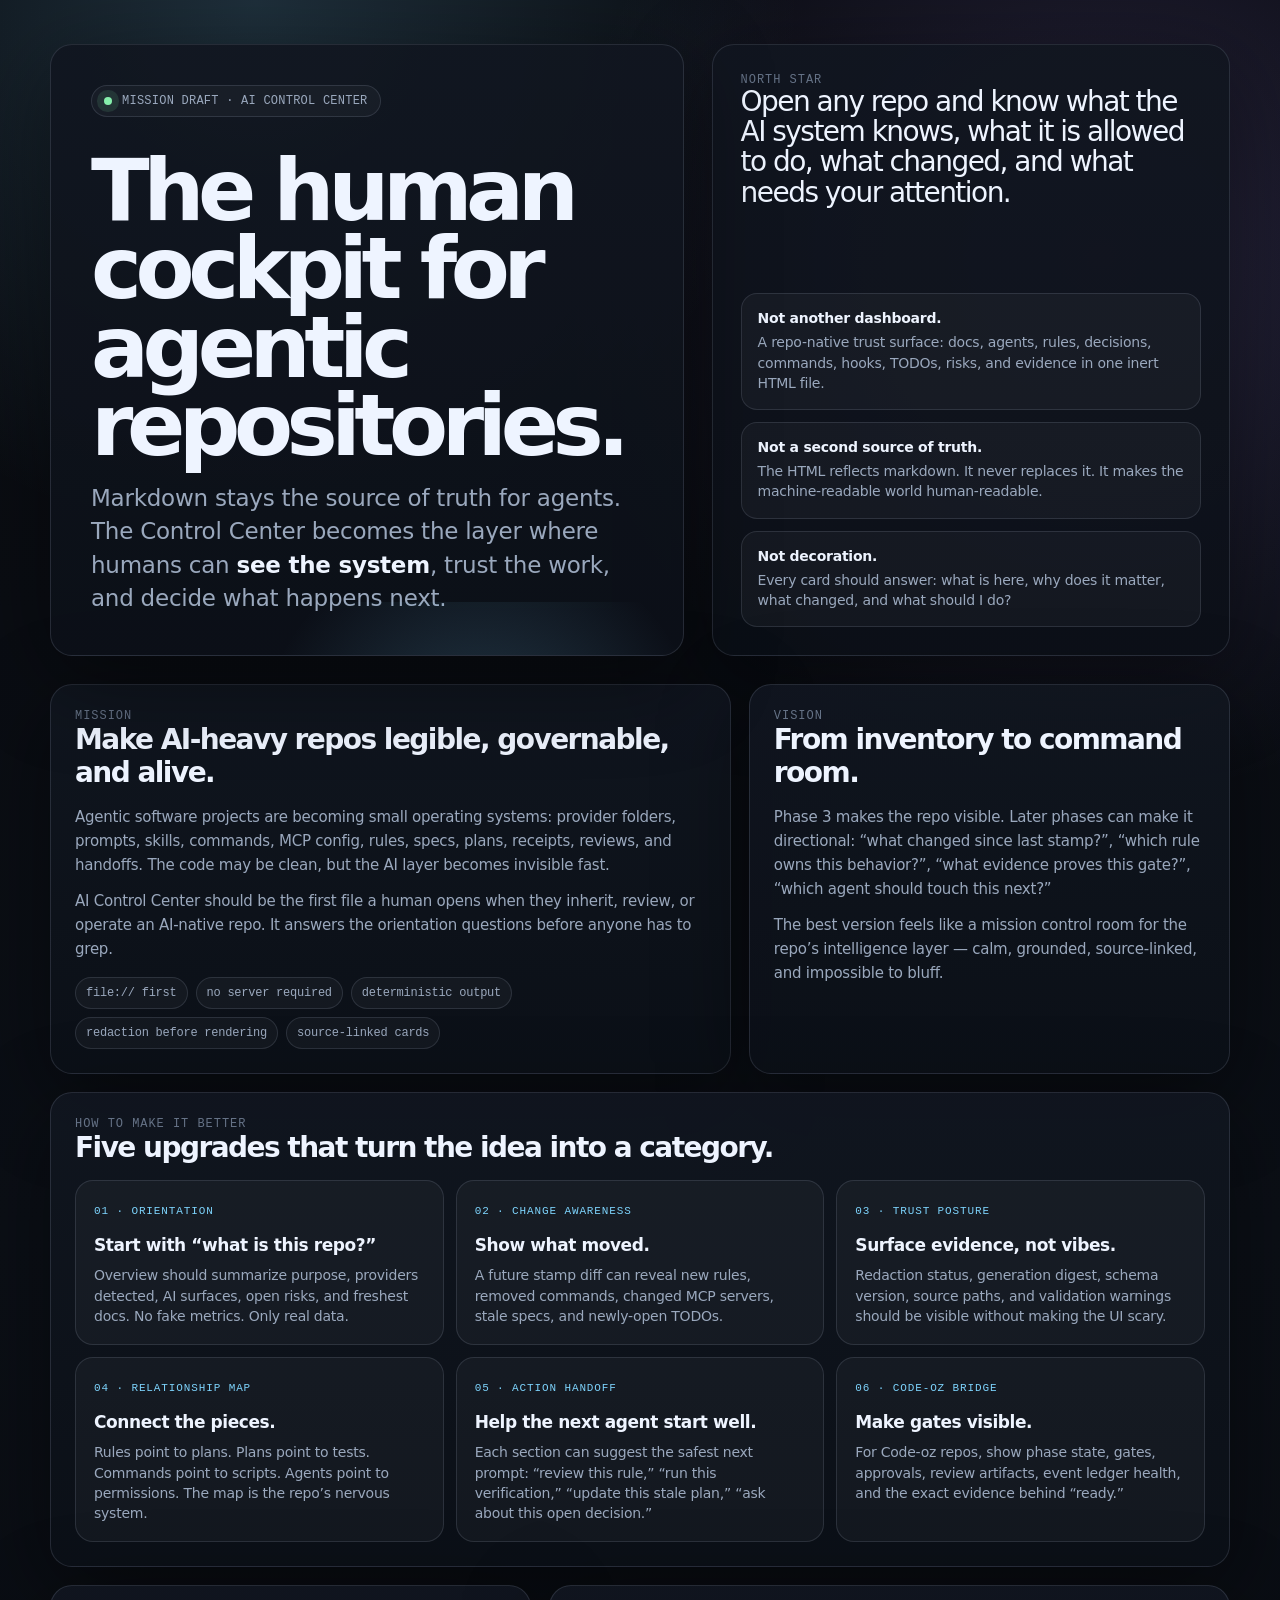
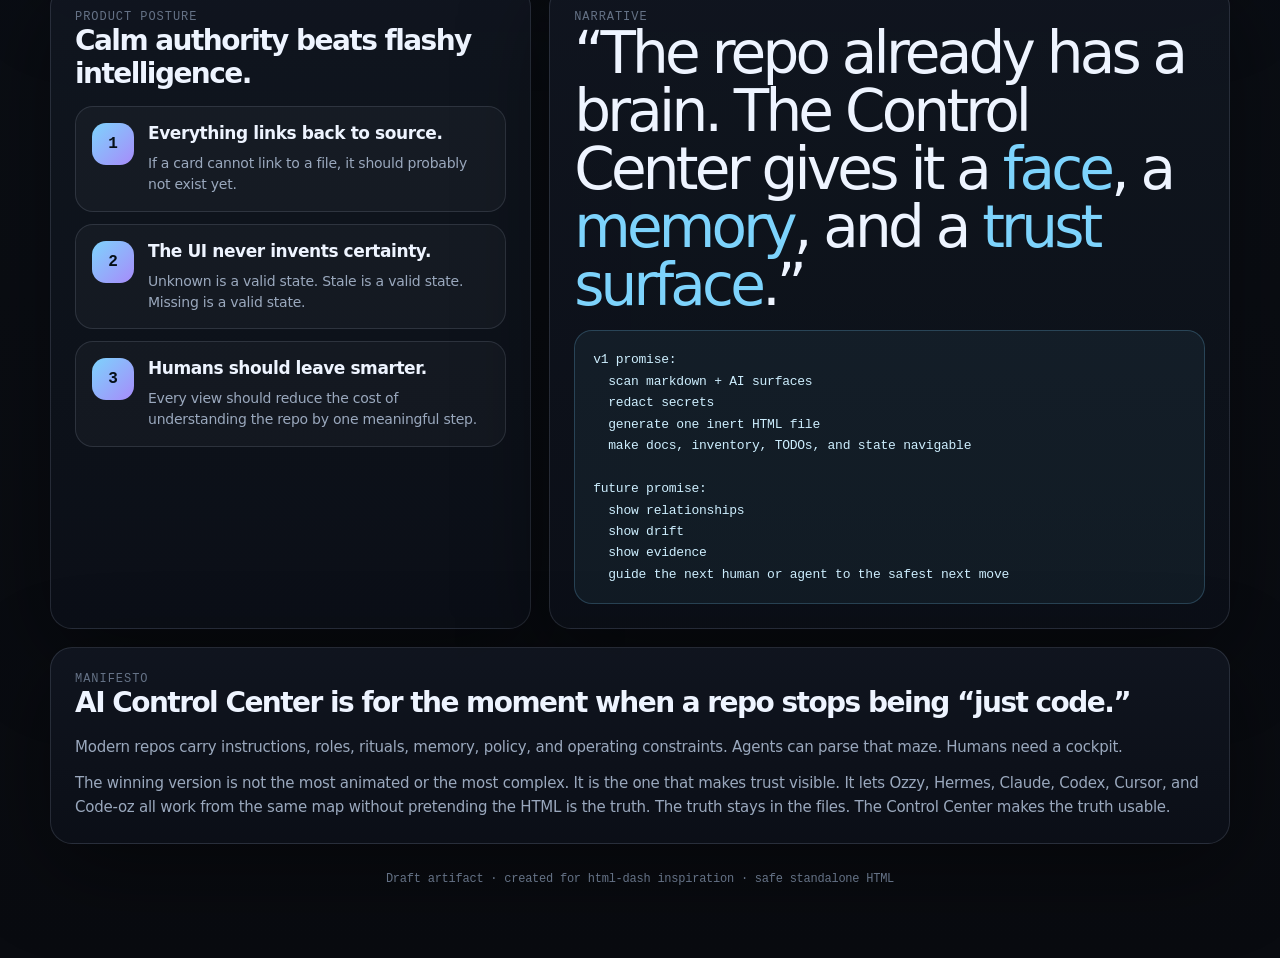
<file: docs/vision/ai-control-center-mission.html>
<!doctype html>
<html lang="en">
<head>
  <meta charset="utf-8" />
  <meta name="viewport" content="width=device-width, initial-scale=1" />
  <title>AI Control Center — Mission & Vision</title>
  <style>
    :root {
      color-scheme: dark;
      --bg: #090b10;
      --panel: #111620;
      --panel-2: #151c29;
      --ink: #eef4ff;
      --muted: #9aa8bd;
      --faint: #657286;
      --line: rgba(154, 168, 189, .18);
      --accent: #7dd3fc;
      --accent-2: #a78bfa;
      --good: #86efac;
      --warn: #fde68a;
      --danger: #fca5a5;
      --radius: 22px;
      --shadow: 0 24px 90px rgba(0, 0, 0, .42);
      --mono: ui-monospace, SFMono-Regular, Menlo, Monaco, Consolas, "Liberation Mono", monospace;
      --sans: Inter, ui-sans-serif, system-ui, -apple-system, BlinkMacSystemFont, "Segoe UI", sans-serif;
    }

    * { box-sizing: border-box; }

    body {
      margin: 0;
      min-height: 100vh;
      background:
        radial-gradient(circle at 20% 0%, rgba(125, 211, 252, .18), transparent 34rem),
        radial-gradient(circle at 86% 10%, rgba(167, 139, 250, .18), transparent 34rem),
        linear-gradient(180deg, #090b10 0%, #0b0f16 48%, #090b10 100%);
      color: var(--ink);
      font-family: var(--sans);
      letter-spacing: -.015em;
    }

    a { color: inherit; }

    .shell {
      width: min(1180px, calc(100% - 40px));
      margin: 0 auto;
      padding: 44px 0 72px;
    }

    header {
      display: grid;
      grid-template-columns: 1.1fr .9fr;
      gap: 28px;
      align-items: stretch;
      margin-bottom: 28px;
    }

    .hero, .north-star, .panel {
      border: 1px solid var(--line);
      background: linear-gradient(180deg, rgba(17, 22, 32, .92), rgba(12, 16, 24, .92));
      border-radius: var(--radius);
      box-shadow: var(--shadow);
    }

    .hero {
      padding: 40px;
      min-height: 440px;
      display: flex;
      flex-direction: column;
      justify-content: space-between;
      overflow: hidden;
      position: relative;
    }

    .hero::after {
      content: "";
      position: absolute;
      inset: auto -18% -42% 18%;
      height: 310px;
      background: radial-gradient(circle, rgba(125, 211, 252, .22), transparent 64%);
      pointer-events: none;
    }

    .eyebrow {
      display: inline-flex;
      align-items: center;
      gap: 10px;
      width: fit-content;
      padding: 8px 12px;
      border: 1px solid var(--line);
      border-radius: 999px;
      color: var(--muted);
      font-family: var(--mono);
      font-size: 12px;
      letter-spacing: .02em;
      text-transform: uppercase;
      background: rgba(255, 255, 255, .03);
    }

    .pulse {
      width: 8px;
      height: 8px;
      border-radius: 99px;
      background: var(--good);
      box-shadow: 0 0 0 7px rgba(134, 239, 172, .11);
    }

    h1 {
      max-width: 820px;
      margin: 34px 0 18px;
      font-size: clamp(48px, 7vw, 86px);
      line-height: .91;
      letter-spacing: -.075em;
    }

    .hero p {
      max-width: 720px;
      margin: 0;
      color: var(--muted);
      font-size: clamp(18px, 2vw, 23px);
      line-height: 1.45;
    }

    .hero strong { color: var(--ink); font-weight: 650; }

    .north-star {
      padding: 28px;
      display: flex;
      flex-direction: column;
      gap: 18px;
    }

    .label {
      color: var(--faint);
      font-family: var(--mono);
      font-size: 12px;
      text-transform: uppercase;
      letter-spacing: .08em;
    }

    .statement {
      margin: 0;
      font-size: 28px;
      line-height: 1.08;
      letter-spacing: -.055em;
    }

    .stack {
      display: grid;
      gap: 12px;
      margin-top: auto;
    }

    .mini {
      padding: 16px;
      border: 1px solid var(--line);
      border-radius: 16px;
      background: rgba(255, 255, 255, .035);
    }

    .mini b {
      display: block;
      margin-bottom: 6px;
      font-size: 14px;
    }

    .mini span {
      display: block;
      color: var(--muted);
      font-size: 14px;
      line-height: 1.45;
    }

    .grid {
      display: grid;
      grid-template-columns: repeat(12, 1fr);
      gap: 18px;
      margin-top: 18px;
    }

    .panel {
      padding: 24px;
    }

    .span-4 { grid-column: span 4; }
    .span-5 { grid-column: span 5; }
    .span-6 { grid-column: span 6; }
    .span-7 { grid-column: span 7; }
    .span-8 { grid-column: span 8; }
    .span-12 { grid-column: span 12; }

    h2 {
      margin: 0 0 16px;
      font-size: 28px;
      letter-spacing: -.055em;
    }

    h3 {
      margin: 0 0 10px;
      font-size: 17px;
      letter-spacing: -.025em;
    }

    .body {
      color: var(--muted);
      line-height: 1.6;
      font-size: 15px;
    }

    .body p { margin: 0 0 12px; }
    .body p:last-child { margin-bottom: 0; }

    .pill-row {
      display: flex;
      flex-wrap: wrap;
      gap: 8px;
      margin-top: 16px;
    }

    .pill {
      border: 1px solid var(--line);
      border-radius: 999px;
      padding: 8px 10px;
      color: var(--muted);
      background: rgba(255, 255, 255, .035);
      font-family: var(--mono);
      font-size: 12px;
    }

    .rail {
      display: grid;
      gap: 12px;
    }

    .step {
      display: grid;
      grid-template-columns: 42px 1fr;
      gap: 14px;
      align-items: start;
      padding: 16px;
      border: 1px solid var(--line);
      border-radius: 18px;
      background: rgba(255, 255, 255, .03);
    }

    .num {
      width: 42px;
      height: 42px;
      border-radius: 14px;
      display: grid;
      place-items: center;
      font-family: var(--mono);
      color: #061018;
      background: linear-gradient(135deg, var(--accent), var(--accent-2));
      font-weight: 800;
    }

    .step p {
      margin: 0;
      color: var(--muted);
      line-height: 1.48;
      font-size: 14px;
    }

    .matrix {
      display: grid;
      grid-template-columns: repeat(3, 1fr);
      gap: 12px;
      margin-top: 14px;
    }

    .tile {
      min-height: 142px;
      padding: 18px;
      border: 1px solid var(--line);
      border-radius: 18px;
      background: rgba(255, 255, 255, .035);
    }

    .tile .tag {
      display: inline-block;
      margin-bottom: 18px;
      color: var(--accent);
      font-family: var(--mono);
      font-size: 11px;
      text-transform: uppercase;
      letter-spacing: .08em;
    }

    .tile p {
      margin: 0;
      color: var(--muted);
      font-size: 14px;
      line-height: 1.45;
    }

    .quote {
      font-size: clamp(30px, 5vw, 58px);
      line-height: 1;
      letter-spacing: -.065em;
      margin: 0;
    }

    .quote em {
      color: var(--accent);
      font-style: normal;
    }

    .mono-box {
      margin-top: 16px;
      padding: 18px;
      border-radius: 18px;
      border: 1px solid rgba(125, 211, 252, .22);
      background: rgba(125, 211, 252, .06);
      font-family: var(--mono);
      color: #cdeefe;
      font-size: 13px;
      line-height: 1.65;
      white-space: pre-wrap;
    }

    footer {
      margin-top: 28px;
      color: var(--faint);
      font-family: var(--mono);
      font-size: 12px;
      text-align: center;
    }

    @media (max-width: 900px) {
      header { grid-template-columns: 1fr; }
      .span-4, .span-5, .span-6, .span-7, .span-8 { grid-column: span 12; }
      .matrix { grid-template-columns: 1fr; }
      .hero { min-height: auto; }
    }
  </style>
</head>
<body>
  <main class="shell">
    <header>
      <section class="hero" aria-labelledby="title">
        <div>
          <div class="eyebrow"><span class="pulse"></span> Mission draft · AI Control Center</div>
          <h1 id="title">The human cockpit for agentic repositories.</h1>
          <p>
            Markdown stays the source of truth for agents. The Control Center becomes the layer where humans can <strong>see the system</strong>, trust the work, and decide what happens next.
          </p>
        </div>
      </section>

      <aside class="north-star" aria-label="North star">
        <div>
          <div class="label">North star</div>
          <p class="statement">Open any repo and know what the AI system knows, what it is allowed to do, what changed, and what needs your attention.</p>
        </div>
        <div class="stack">
          <div class="mini">
            <b>Not another dashboard.</b>
            <span>A repo-native trust surface: docs, agents, rules, decisions, commands, hooks, TODOs, risks, and evidence in one inert HTML file.</span>
          </div>
          <div class="mini">
            <b>Not a second source of truth.</b>
            <span>The HTML reflects markdown. It never replaces it. It makes the machine-readable world human-readable.</span>
          </div>
          <div class="mini">
            <b>Not decoration.</b>
            <span>Every card should answer: what is here, why does it matter, what changed, and what should I do?</span>
          </div>
        </div>
      </aside>
    </header>

    <section class="grid">
      <article class="panel span-7">
        <div class="label">Mission</div>
        <h2>Make AI-heavy repos legible, governable, and alive.</h2>
        <div class="body">
          <p>Agentic software projects are becoming small operating systems: provider folders, prompts, skills, commands, MCP config, rules, specs, plans, receipts, reviews, and handoffs. The code may be clean, but the AI layer becomes invisible fast.</p>
          <p>AI Control Center should be the first file a human opens when they inherit, review, or operate an AI-native repo. It answers the orientation questions before anyone has to grep.</p>
        </div>
        <div class="pill-row" aria-label="principles">
          <span class="pill">file:// first</span>
          <span class="pill">no server required</span>
          <span class="pill">deterministic output</span>
          <span class="pill">redaction before rendering</span>
          <span class="pill">source-linked cards</span>
        </div>
      </article>

      <article class="panel span-5">
        <div class="label">Vision</div>
        <h2>From inventory to command room.</h2>
        <div class="body">
          <p>Phase 3 makes the repo visible. Later phases can make it directional: “what changed since last stamp?”, “which rule owns this behavior?”, “what evidence proves this gate?”, “which agent should touch this next?”</p>
          <p>The best version feels like a mission control room for the repo’s intelligence layer — calm, grounded, source-linked, and impossible to bluff.</p>
        </div>
      </article>

      <article class="panel span-12">
        <div class="label">How to make it better</div>
        <h2>Five upgrades that turn the idea into a category.</h2>
        <div class="matrix">
          <div class="tile">
            <span class="tag">01 · Orientation</span>
            <h3>Start with “what is this repo?”</h3>
            <p>Overview should summarize purpose, providers detected, AI surfaces, open risks, and freshest docs. No fake metrics. Only real data.</p>
          </div>
          <div class="tile">
            <span class="tag">02 · Change awareness</span>
            <h3>Show what moved.</h3>
            <p>A future stamp diff can reveal new rules, removed commands, changed MCP servers, stale specs, and newly-open TODOs.</p>
          </div>
          <div class="tile">
            <span class="tag">03 · Trust posture</span>
            <h3>Surface evidence, not vibes.</h3>
            <p>Redaction status, generation digest, schema version, source paths, and validation warnings should be visible without making the UI scary.</p>
          </div>
          <div class="tile">
            <span class="tag">04 · Relationship map</span>
            <h3>Connect the pieces.</h3>
            <p>Rules point to plans. Plans point to tests. Commands point to scripts. Agents point to permissions. The map is the repo’s nervous system.</p>
          </div>
          <div class="tile">
            <span class="tag">05 · Action handoff</span>
            <h3>Help the next agent start well.</h3>
            <p>Each section can suggest the safest next prompt: “review this rule,” “run this verification,” “update this stale plan,” “ask about this open decision.”</p>
          </div>
          <div class="tile">
            <span class="tag">06 · Code-oz bridge</span>
            <h3>Make gates visible.</h3>
            <p>For Code-oz repos, show phase state, gates, approvals, review artifacts, event ledger health, and the exact evidence behind “ready.”</p>
          </div>
        </div>
      </article>

      <article class="panel span-5">
        <div class="label">Product posture</div>
        <h2>Calm authority beats flashy intelligence.</h2>
        <div class="rail">
          <div class="step">
            <div class="num">1</div>
            <div>
              <h3>Everything links back to source.</h3>
              <p>If a card cannot link to a file, it should probably not exist yet.</p>
            </div>
          </div>
          <div class="step">
            <div class="num">2</div>
            <div>
              <h3>The UI never invents certainty.</h3>
              <p>Unknown is a valid state. Stale is a valid state. Missing is a valid state.</p>
            </div>
          </div>
          <div class="step">
            <div class="num">3</div>
            <div>
              <h3>Humans should leave smarter.</h3>
              <p>Every view should reduce the cost of understanding the repo by one meaningful step.</p>
            </div>
          </div>
        </div>
      </article>

      <article class="panel span-7">
        <div class="label">Narrative</div>
        <p class="quote">“The repo already has a brain. The Control Center gives it a <em>face</em>, a <em>memory</em>, and a <em>trust surface</em>.”</p>
        <div class="mono-box">v1 promise:
  scan markdown + AI surfaces
  redact secrets
  generate one inert HTML file
  make docs, inventory, TODOs, and state navigable

future promise:
  show relationships
  show drift
  show evidence
  guide the next human or agent to the safest next move</div>
      </article>

      <article class="panel span-12">
        <div class="label">Manifesto</div>
        <h2>AI Control Center is for the moment when a repo stops being “just code.”</h2>
        <div class="body">
          <p>Modern repos carry instructions, roles, rituals, memory, policy, and operating constraints. Agents can parse that maze. Humans need a cockpit.</p>
          <p>The winning version is not the most animated or the most complex. It is the one that makes trust visible. It lets Ozzy, Hermes, Claude, Codex, Cursor, and Code-oz all work from the same map without pretending the HTML is the truth. The truth stays in the files. The Control Center makes the truth usable.</p>
        </div>
      </article>
    </section>

    <footer>Draft artifact · created for html-dash inspiration · safe standalone HTML</footer>
  </main>
</body>
</html>
</file>
